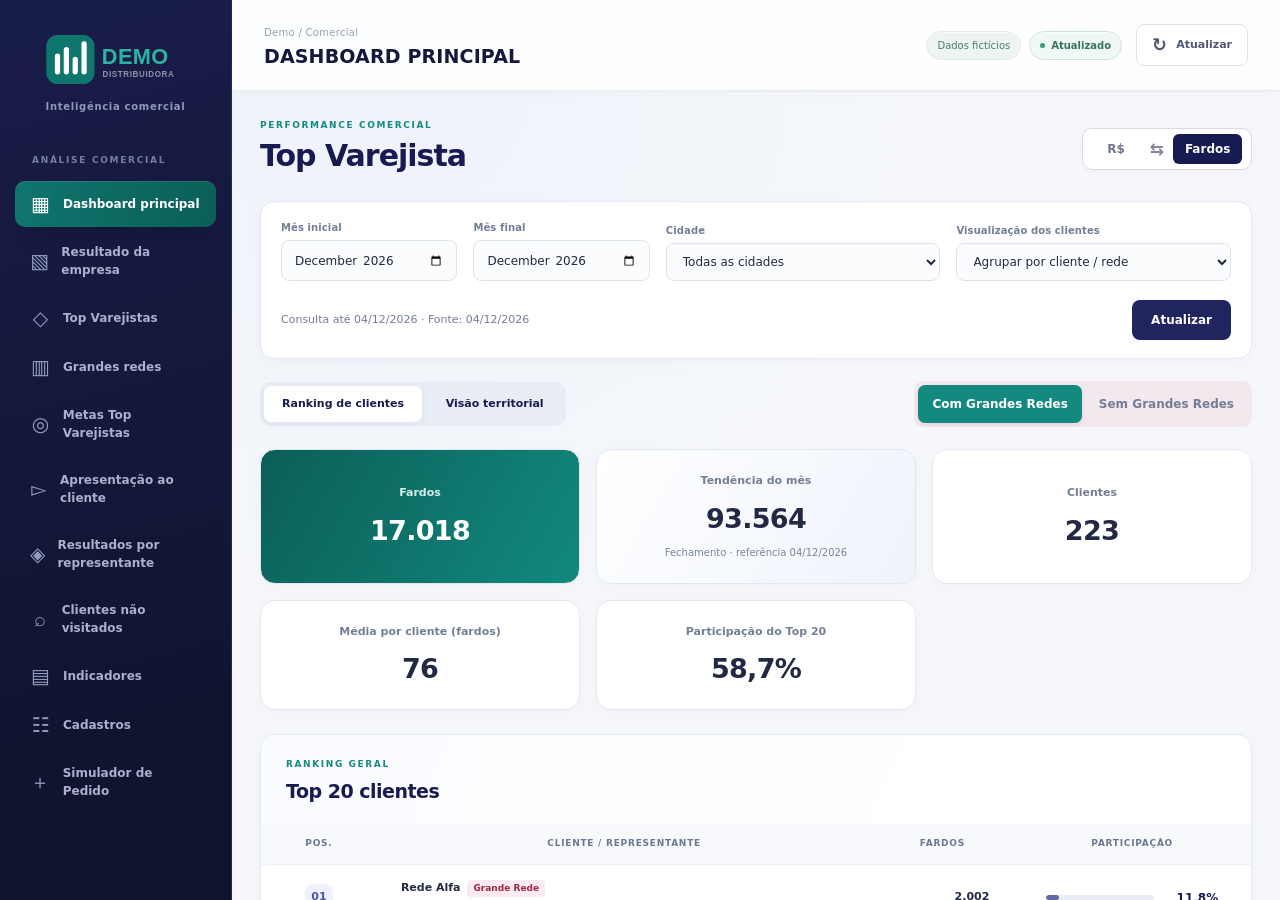
<file: public/index.html>
<!doctype html>
<html lang="pt-BR">
<head><meta charset="utf-8"><meta name="viewport" content="width=device-width,initial-scale=1"><meta name="theme-color" content="#14173c"><title>BI Comercial Demo · Inteligência comercial</title><link rel="icon" href="assets/logo.svg"><link rel="stylesheet" href="css/app.css"><link rel="stylesheet" href="css/customer-results.css"><link rel="stylesheet" href="css/print-report.css"><link rel="stylesheet" href="css/representative-map.css"><link rel="stylesheet" href="css/representative-results.css"><link rel="stylesheet" href="css/representative-presentation.css"><link rel="stylesheet" href="css/representative-intro.css"><link rel="stylesheet" href="css/experience.css"></head>
<body>
<a class="skip" href="#content">Ir para o conteúdo</a>
<aside class="sidebar" id="sidebar">
  <a class="brand" href="#dashboard" aria-label="BI Comercial Demo, início"><img src="assets/logo.svg" alt="BI Comercial Demo" width="164" height="82"><span>Inteligência comercial</span></a>
  <p class="nav-label">Análise comercial</p>
  <nav aria-label="Navegação principal">
    <button data-view="dashboard" class="nav-item active"><span class="nav-icon">▦</span>Dashboard principal</button>
    <button data-view="company" class="nav-item"><span class="nav-icon">▧</span>Resultado da empresa</button>
    <button data-view="top" class="nav-item"><span class="nav-icon">◇</span>Top Varejistas</button>
    <button data-view="networks" class="nav-item"><span class="nav-icon">▥</span>Grandes redes</button>
    <button data-view="goals" class="nav-item"><span class="nav-icon">◎</span>Metas Top Varejistas</button>
    <button data-view="presentation" class="nav-item"><span class="nav-icon">▻</span>Apresentação ao cliente</button>
    <button data-view="representatives" class="nav-item"><span class="nav-icon">◈</span>Resultados por representante</button>
    <button data-view="no-orders" class="nav-item"><span class="nav-icon">⌕</span>Clientes não visitados</button>
    <button data-view="indicadores" class="nav-item"><span class="nav-icon">▤</span>Indicadores</button>
    <button data-view="registry" class="nav-item"><span class="nav-icon">☷</span>Cadastros</button>
    <button data-view="simulador-top" class="nav-item"><span class="nav-icon">＋</span>Simulador de Pedido</button>
  </nav>
  <span id="save-indicator" hidden aria-hidden="true"></span>
</aside>
<div class="workspace">
  <header class="topbar"><div class="topbar-heading"><button class="menu-toggle" id="menu-toggle" aria-label="Abrir menu" aria-expanded="false">☰</button><div><span class="breadcrumb">Demo / Comercial</span><h1 id="page-title">Dashboard principal</h1></div></div><div class="topbar-actions"><div id="data-status" class="data-status"><span id="topbar-status" class="status-chip">Dados fictícios</span><span id="connection-status" class="connection-status" data-state="pending" role="status">Carregando</span></div><label class="year-control" id="year-control" hidden>Ano<select id="year" aria-label="Ano da análise"></select></label><button id="unit-toggle" class="unit-toggle" aria-label="Alternar entre reais e fardos" aria-pressed="true" hidden><span data-metric="sales">R$</span><b aria-hidden="true">⇆</b><span data-metric="fardos" class="chosen">Fardos</span></button><button class="button button-light refresh" id="refresh" title="Atualizar dados"><span aria-hidden="true">↻</span> Atualizar</button></div></header>
  <main id="content" tabindex="-1">
    <div id="global-notice" class="notice" role="status" hidden></div>
    <section id="frame-view" class="frame-view"></section>
    <section id="analysis-view" class="analysis-page" hidden>
      <div class="page-intro"><div><h2 id="analysis-title">Acompanhamento Top Varejista</h2></div><button class="button button-primary" id="manage-list">Gerenciar participantes <span aria-hidden="true">↗</span></button></div>
      <div class="analysis-toolbar"><div class="search-wrap"><span aria-hidden="true">⌕</span><input id="entity-search" type="search" placeholder="Pesquisar cliente, cidade ou código" aria-label="Pesquisar cliente, cidade ou código"></div><button class="button button-light" id="clear-client-filter" disabled>Limpar filtro</button><button class="button button-light" id="analysis-print" disabled>Imprimir · Fardos + R$</button><div class="company-date-controls" id="company-date-controls" hidden><label>Início<input id="company-date-start" type="date" aria-label="Data inicial do resultado da empresa"></label><label>Fim<input id="company-date-end" type="date" aria-label="Data final do resultado da empresa"></label><button type="button" class="button button-light" id="company-date-apply">Filtrar datas</button><button type="button" class="button button-light" id="company-date-clear" disabled>Limpar datas</button></div><span id="coverage-status" class="coverage-status" aria-live="polite">Aguardando histórico</span></div>
      <div id="loading-panel" class="loading-panel" role="status" hidden><span class="spinner"></span><div><strong>Consultando o histórico mensal</strong><p id="loading-label">Preparando consultas…</p></div><progress id="history-progress" max="12" value="0" aria-label="Progresso das consultas"></progress></div>
      <div id="history-errors" class="notice warning" hidden></div>
      <div id="analysis-content"></div>
    </section>
    <section id="customer-results-view" class="operations-page" hidden><div id="customer-results-content"></div></section>
    <section id="no-orders-view" class="operations-page" hidden><div id="no-orders-content"></div></section>
    <section id="representatives-view" class="representatives-page" hidden><div id="representatives-content"></div></section>
    <section id="registry-view" class="registry-page" hidden>
      <div class="page-intro"><div><span class="eyebrow">Gestão da carteira</span><h2>Cadastros comerciais</h2></div><div class="button-row"><button class="button button-light" id="import-json">Importar JSON</button><button class="button button-light" id="export-json">Baixar cópia</button><input type="file" id="import-file" accept="application/json,.json" hidden></div></div>
      <div class="registry-tabs" role="tablist" aria-label="Tipo de cadastro"><button data-registry-tab="top" role="tab" aria-selected="true">Top Varejistas</button><button data-registry-tab="networks" role="tab" aria-selected="false">Grandes redes</button><button data-registry-tab="groups" role="tab" aria-selected="false">Agrupamentos</button><button data-registry-tab="representatives" role="tab" aria-selected="false">Representantes</button></div>
      <div id="registry-notice" class="notice" role="status" hidden></div><div id="registry-content"></div>
    </section>
  </main>
</div>
<div id="toast" class="toast" role="status" hidden></div>
<noscript><div class="noscript">Ative o JavaScript para usar o BI comercial.</div></noscript>
<script src="js/demo-api.js"></script>
<script src="js/core.bundle.js" defer></script>
<script src="js/app.bundle.js" defer></script>
<script src="js/experience.bundle.js" defer></script>
</body></html>
</file>
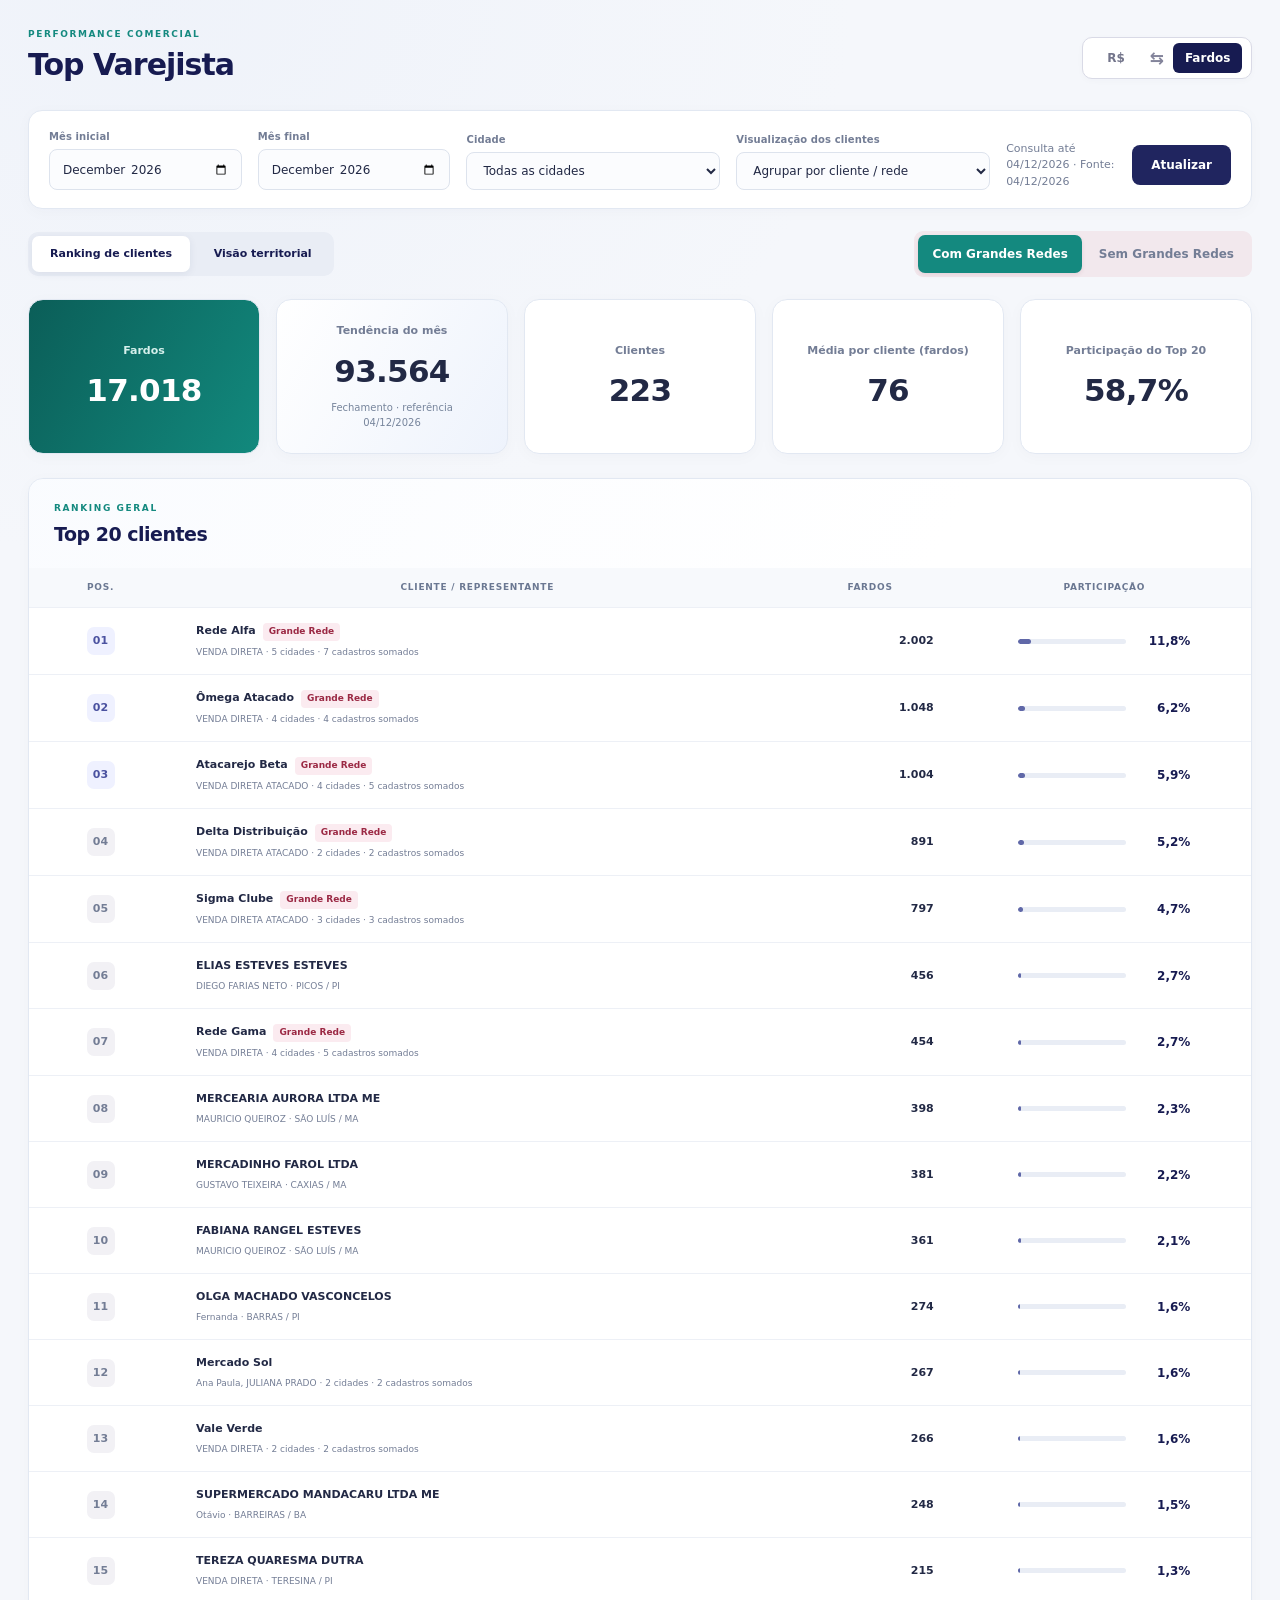
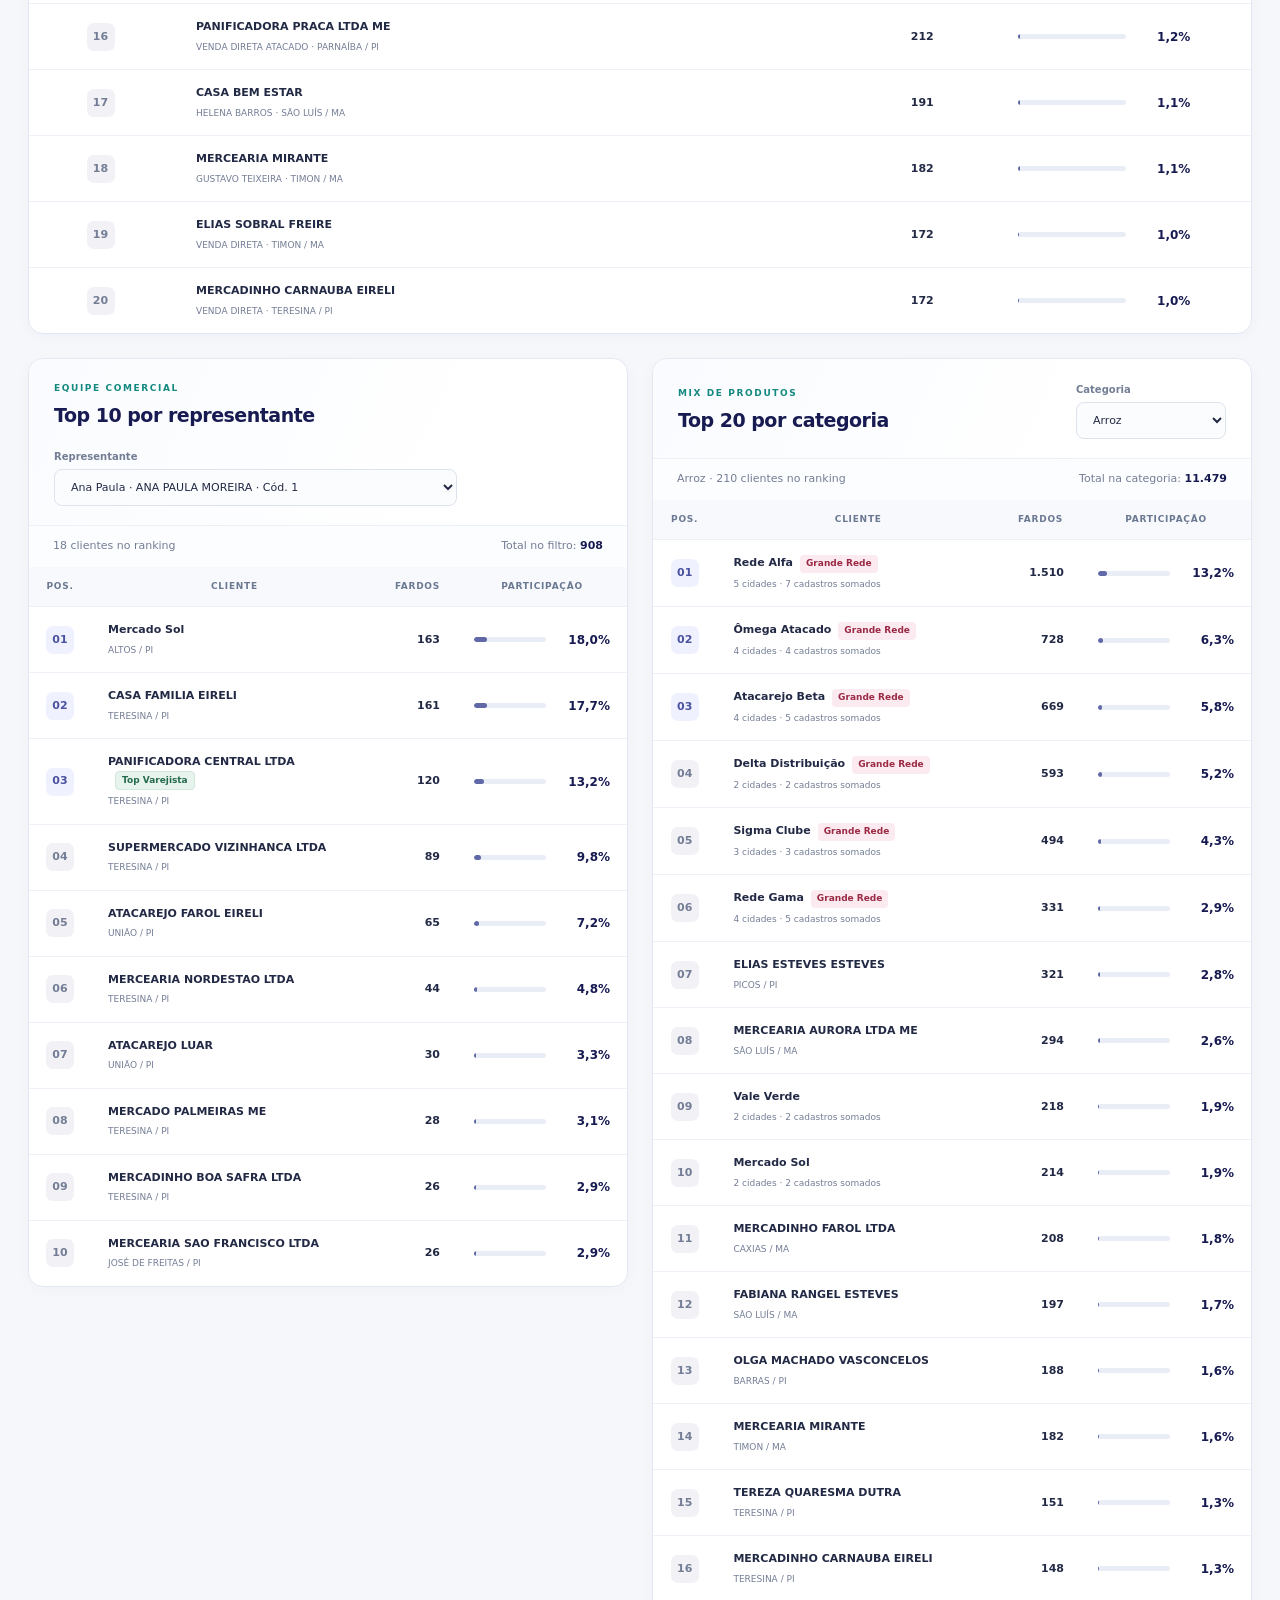
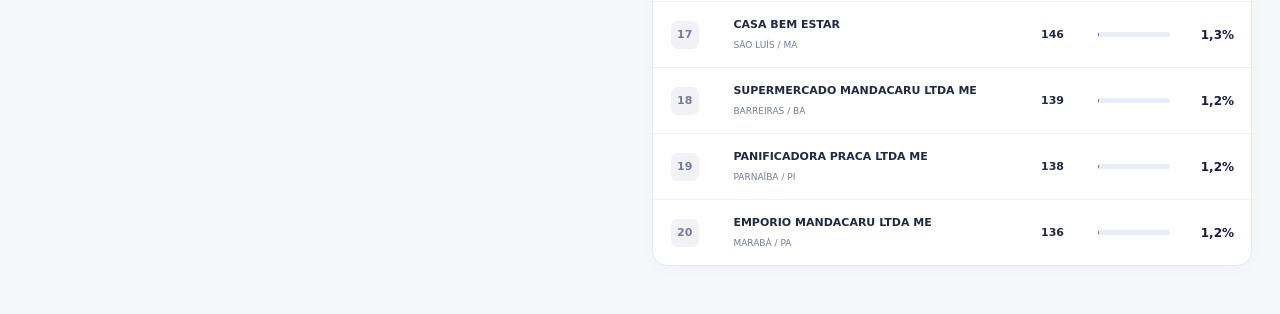
<file: public/apps/dashboard/index.html>
<!DOCTYPE html>
<html lang="pt-BR">
<head>
<meta charset="UTF-8"><meta name="viewport" content="width=device-width, initial-scale=1">
<meta name="theme-color" content="#0b4f4a">
<title>BI Comercial Demo | Dashboard comercial</title>
<link rel="stylesheet" href="./dashboard.css">
<link rel="stylesheet" href="../../css/experience.css"></head>
<body>
<span id="connection-badge" hidden aria-hidden="true">Carregando</span>
<main>
<div id="dashboard-main"><div class="intro"><div><div class="eyebrow">Performance comercial</div><h1>Top Varejista</h1></div><div class="intro-actions"><button id="metric-toggle" type="button" class="metric-toggle" data-mode="fardos" aria-pressed="true" aria-label="Exibindo fardos. Alternar para reais."><span data-unit="sales">R$</span><span class="metric-switch-arrow" aria-hidden="true">⇆</span><span data-unit="fardos">Fardos</span></button></div></div>
<div class="connection-tools" aria-label="Filtros comerciais">
<div class="date-control"><label for="month-start">Mês inicial</label><input id="month-start" type="month" value="" min="0001-01" max="9999-12" required></div>
<div class="date-control"><label for="month-end">Mês final</label><input id="month-end" type="month" value="" min="0001-01" max="9999-12" required></div>
<div class="filter-control" id="ranking-city-control"><label for="city">Cidade</label><select id="city"><option value="all">Todas as cidades</option></select></div>
<div class="filter-control"><label for="aggregation">Visualização dos clientes</label><select id="aggregation"><option value="client" selected>Agrupar por cliente / rede</option><option value="name_city">Agrupar por nome e cidade</option><option value="id">Separar por cadastro</option></select></div>
<div class="refresh-control"><span id="updated-at" class="updated-at"></span><button id="refresh" class="primary" type="button">Atualizar</button></div>
<p class="range-hint" id="range-hint" role="status" hidden></p></div>
<div id="auxiliary-status" class="notice" role="status" hidden></div>
<div id="api-status" class="notice" role="status" aria-live="polite" hidden></div>
<div id="category-coverage" class="notice" role="status" aria-live="polite" hidden></div>
<div id="metric-status" class="notice" role="status" aria-live="polite" hidden></div>
<div class="view-tools"><div class="tabs" role="tablist" aria-label="Visão comercial"><button id="tab-ranking" role="tab" aria-controls="view-ranking" aria-selected="true" type="button">Ranking de clientes</button><button id="tab-region" role="tab" aria-controls="view-region" aria-selected="false" tabindex="-1" type="button">Visão territorial</button></div><div class="seg" role="group" aria-label="Filtro de grandes redes"><button type="button" data-network="all" aria-pressed="true">Com Grandes Redes</button><button type="button" data-network="independent" aria-pressed="false">Sem Grandes Redes</button></div></div>

<div id="view-ranking" role="tabpanel" aria-labelledby="tab-ranking">
<div class="kpis commercial-kpis" aria-label="Indicadores comerciais"><article class="kpi"><span data-sales-label="Faturamento" data-fardos-label="Fardos">Fardos</span><strong id="revenue">—</strong></article><article class="kpi trend-kpi"><span>Tendência do mês</span><strong id="revenue-trend">—</strong><small id="revenue-trend-note">Aguardando dados</small></article><article class="kpi"><span>Clientes</span><strong id="count">—</strong></article><article class="kpi"><span data-sales-label="Média por cliente" data-fardos-label="Média por cliente (fardos)">Média por cliente (fardos)</span><strong id="average">—</strong></article><article class="kpi"><span>Participação do Top 20</span><strong id="concentration">—</strong></article></div>
<section class="panel" aria-labelledby="overall-title"><div class="panel-head"><div><div class="eyebrow">Ranking geral</div><h2 id="overall-title">Top 20 clientes</h2></div></div><div class="table-wrap"><table><caption class="sr-only" data-sales-label="Top 20 clientes por faturamento" data-fardos-label="Top 20 clientes por quantidade em fardos">Top 20 clientes por quantidade em fardos</caption><thead><tr><th scope="col">Pos.</th><th scope="col">Cliente / representante</th><th scope="col" class="money" data-sales-label="Faturamento" data-fardos-label="Fardos">Fardos</th><th scope="col">Participação</th></tr></thead><tbody id="overall"></tbody></table></div></section>
<div class="bottom-grid"><section class="panel" aria-labelledby="rep-title"><div class="panel-head"><div><div class="eyebrow">Equipe comercial</div><h2 id="rep-title">Top 10 por representante</h2></div><div><label for="rep">Representante</label><select id="rep"></select></div></div><div class="substats" id="rep-summary"></div><div class="table-wrap"><table><caption class="sr-only">Top 10 clientes do representante selecionado</caption><thead><tr><th scope="col">Pos.</th><th scope="col">Cliente</th><th scope="col" class="money" data-sales-label="Faturamento" data-fardos-label="Fardos">Fardos</th><th scope="col">Participação</th></tr></thead><tbody id="representative"></tbody></table></div></section>
<section class="panel" aria-labelledby="category-title"><div class="panel-head"><div><div class="eyebrow">Mix de produtos</div><h2 id="category-title">Top 20 por categoria</h2></div><div><label for="category">Categoria</label><select id="category"><option>Arroz</option><option>Flocão</option><option>Salgadinho</option></select></div></div><div class="substats" id="category-summary"></div><div class="table-wrap"><table><caption class="sr-only">Top 20 clientes na categoria selecionada</caption><thead><tr><th scope="col">Pos.</th><th scope="col">Cliente</th><th scope="col" class="money" data-sales-label="Faturamento" data-fardos-label="Fardos">Fardos</th><th scope="col">Participação</th></tr></thead><tbody id="category-ranking"></tbody></table></div></section></div>
<section class="panel" id="outros-panel" aria-label="Produtos de Outros" hidden><div id="outros-table" class="table-wrap" hidden><table><caption class="sr-only">Produtos da categoria Outros, todos os clientes e cidades, com Grandes Redes</caption><thead><tr><th scope="col">Produto</th><th scope="col">Código</th><th scope="col" class="money">Faturamento</th><th scope="col">Participação em Outros</th></tr></thead><tbody id="outros-detalhe"></tbody></table></div></section>
</div>
<div id="view-region" role="tabpanel" aria-labelledby="tab-region" hidden>
<section class="territory-client-search" aria-labelledby="territory-search-title"><div><h2 id="territory-search-title">Buscar Cliente</h2></div><div class="territory-search-field"><label for="territory-client-query">Cliente, código ou cidade</label><div class="territory-search-actions"><input id="territory-client-query" type="search" autocomplete="off" placeholder="Ex.: Mercadinho Aurora, 128 ou Teresina" aria-controls="territory-client-results"><button id="territory-client-clear" type="button" disabled>Limpar filtro</button></div></div><p id="territory-client-status" class="territory-search-status" role="status" hidden></p><div id="territory-client-results" class="territory-client-results"></div><div id="territory-client-selection" class="territory-client-selection" role="status" hidden></div></section>
<section id="state-overview" class="panel territory-overview" aria-labelledby="overview-title"><div class="panel-head"><div><div class="eyebrow">Inteligência territorial · Brasil</div><h2 id="overview-title" tabindex="-1">Selecione um estado</h2><p>Clique no mapa para explorar os municípios e seus resultados.</p></div><span class="territory-badge">6 estados mapeados</span></div><div class="overview-layout"><div class="overview-map-area"><svg id="brazil-map" class="brazil-map" viewBox="0 0 800 800" role="group" aria-label="Mapa do Brasil: selecione um estado com cobertura" xmlns="http://www.w3.org/2000/svg"><g class="overview-state" data-overview-state="RO" data-covered="false" data-active="false" role="img" aria-disabled="true" aria-label="Rondônia — fora da cobertura"><title>Rondônia</title><path d="M252.32,378.81L254.88,379.51L256.05,378.67L257.89,379.66L257.88,381.46L262.08,384.92L263.37,386.56L267.76,386.23L269.76,387.09L273.84,385.97L274.83,386.73L278.24,386.16L279.9,386.96L280.62,388.27L283.76,389.7L285.18,387.4L289.67,385.18L289.97,382.6L290.68,381.45L291.89,378.02L293.44,375.94L294.66,375.79L296.28,369.32L297.78,368.96L300.87,364.07L298.9,362.24L298.66,359.81L297.19,358.15L297.1,355.97L294.99,354.66L294.77,349.67L298.02,346.66L298.34,345.04L297.19,343.17L297.24,340.94L289.61,340.4L288.35,338.43L278.4,338.47L270.51,338.39L268.28,338.36L269.64,334.2L269.91,327.62L268.23,325.48L267.65,320.82L268.47,319.66L269.06,317.02L267.83,314.3L269.63,312.64L267.7,309.4L267.07,306.89L266.85,305.57L268.67,305.41L268.18,302.44L269.77,299.17L267.68,296.87L265.28,294.77L263.01,295.62L261.79,298.09L260.19,298.27L259.43,296.89L257.71,296.93L256.54,292.92L255.06,292.64L254.68,293.84L253.27,291.08L253.37,289.28L251.44,288.17L250.46,289.02L249.67,287.11L247.95,286.07L247.27,283.48L244.06,281.27L230.17,281.28L230.16,282.28L227.83,285.67L227.04,288.04L225.58,287.2L224.23,288L223.69,290.8L224.61,292.33L222.55,294.88L220.57,295.81L220.59,299.65L217.47,300.62L217.25,299.34L212.55,300.47L211.95,301L208.33,300.42L205.9,303.05L206.27,304.87L203.81,308.32L202.17,309.16L200.9,305.98L199.82,305.69L197.55,307.13L196.69,306.6L196.84,309.39L193.97,308.54L192.29,309.25L191.36,311.37L189.61,310.74L186.94,308.53L183.2,308.93L178.87,308.41L179.17,310.18L177.18,312.71L175.18,313.3L171.48,316.2L174.86,317.72L182.47,316.51L183.6,315.59L186.72,316.03L188.49,314.96L191.84,315.18L194.6,316.47L196.64,313.38L198.23,314.35L199.48,317.11L198.67,318.6L199.48,323.83L197.59,326.76L197.77,327.79L196.89,328.78L197.34,331.81L198.47,332.93L198.12,334.86L199.72,336.18L200.18,338.33L198.11,341.42L199.18,348.14L200.9,348.68L201.03,352.84L203.13,352.05L204.26,357.54L207.75,357.79L210.35,359.55L210.08,360.88L212.26,361.68L213.76,361.82L213.76,364.11L215.72,366.07L218.88,366.23L223.87,367.64L225.27,366.07L229,366.18L233.56,368.29L236.09,370.52L239.94,369.65L241.47,373.51L243.59,373.88L245.39,376.47L247.85,375.98L248.73,377.34L252.32,378.81Z"/></g><g class="overview-state" data-overview-state="AC" data-covered="false" data-active="false" role="img" aria-disabled="true" aria-label="Acre — fora da cobertura"><title>Acre</title><path d="M165.5,313.51L162,311.93L161.99,311.92L158.48,311.33L150.01,307.38L145.54,305.29L137.68,301.63L132.63,297.17L127.26,292.43L123.01,288.67L116.43,282.88L111.77,278.78L103.3,277.79L92.75,276.53L87.35,275.89L76.98,274.64L72.85,274.15L65.21,273.23L59.4,271.06L43.98,265.31L42.82,264.88L44.71,268.36L41.44,270.01L39.77,269.58L40.65,271.58L39.47,273.49L42.45,276.36L44.81,277.38L44.61,279.31L43.45,279.08L44.16,281.14L45.93,282.84L47.69,288.28L51.46,290.74L51.24,293.14L55.21,296.35L56.53,298.92L57.66,299.17L58.67,302L55.71,306.46L53.67,308.5L62.73,308.5L66.44,310.01L69.71,310.34L71.32,312.5L70.99,314.82L73.16,315.8L72.65,319.66L87.43,319.66L90.5,319.02L92.95,316.39L94.42,316.21L96.79,313.29L98.06,312.88L102.29,308.89L103.47,308.7L101.77,312.19L103.12,314.26L101.36,316.48L101.36,321.16L101.36,327.72L101.35,333.04L101.35,338.62L103.02,337.39L104.96,339.34L107.22,339.93L109.82,339.43L114,337.13L117.64,338.14L123.39,337.23L126.9,337.48L132.8,339.03L135.81,338.98L136.41,341.38L139.59,340.74L142.44,339.39L145.18,337.82L149.55,331.95L152.09,331.81L155.02,332.94L157.55,329.32L162.27,326.81L162.17,325.7L164.72,326.09L167.95,324.01L169.86,321.77L174.86,317.72L171.48,316.2L165.5,313.51Z"/></g><g class="overview-state" data-overview-state="AM" data-covered="false" data-active="false" role="img" aria-disabled="true" aria-label="Amazonas — fora da cobertura"><title>Amazonas</title><path d="M330.91,269.27L330.29,266.2L327.45,262.5L325.62,261.03L324.75,258.61L325.76,255.48L328.71,252.81L336.18,236.22L345.58,215.37L352.83,199.38L353.61,197.55L355.52,193.2L356.29,191.5L363.03,176.58L361.88,176.11L363.26,173.2L366.68,171.4L368.61,168.43L366.22,168.99L362.81,171.26L360.73,170.56L359.65,171.27L357.93,171.95L356.42,171.22L356.66,168.14L354.62,168.22L351.5,166.37L350.5,163.8L347.26,162.17L345.52,162.93L341.2,159.97L339.61,160.24L338.92,158.5L334.36,156.48L333.64,155.24L334.25,152.2L333.01,150.81L330.75,153.37L328.88,151.44L327.79,151.76L325.73,149.5L325.63,146.91L321.4,143.6L320.09,141.61L320.29,138.37L317.62,136.58L317.72,131.47L317.15,130.2L317.14,124.99L310.37,124.99L307.24,124.99L296.11,124.99L292.62,132.3L289.56,140.44L291.08,143.62L287.65,144.8L286.94,146.48L284.5,146.83L282.79,146.08L281.81,143.08L279.63,140.38L274.3,139.47L274.1,140.65L269.98,142.41L268.55,144.3L267.72,148.54L268.42,150.14L266.84,154.67L267.02,156.44L268.5,157.18L269.67,159.94L267.28,157.45L263.72,156.17L262.95,156.56L261.91,156.45L259.68,151.64L257.7,149.66L255.24,148.5L252.72,145.55L250.62,144.38L251.05,142.91L253.44,143.31L254.73,141.98L254.15,140.32L256.53,136.1L255.44,135.61L255.56,133.22L254.12,131.82L254.01,130.04L252.47,128.56L251.67,126.06L251.79,122.8L250.46,121.57L250.1,117.18L251.49,115.25L251.86,111.81L251.33,109.39L250.42,109.43L248.23,102.71L246.46,100.98L245.19,99.81L246.6,97.75L247.06,93.31L244.57,91.74L241.16,91.78L239.07,89L236.52,89.13L234.75,88.04L234.28,89.27L231.26,89.54L226.33,92.66L223.65,92.22L222.06,93.37L222,98.2L217.2,102.75L215.84,103.53L215.88,101.03L213.02,103.12L212.33,104.62L209.14,106.64L208.05,105.74L205.69,106.63L204.39,108.84L201.94,108.65L201.76,111.96L198.74,112.32L196.64,116.9L194.85,117.68L193.91,116.3L195.59,114.01L194.02,110.85L191.19,111.03L187.77,113.08L187.05,114.64L183.61,115.87L182.47,115.18L180.57,116.03L180.53,115.67L170.62,106.66L166.37,107.86L166.66,102.63L166.2,97.13L165.1,94.92L162.87,94.41L160.82,87.43L158.38,88.83L156.58,91.61L153.65,91.47L150.67,95.27L147.98,93.93L147,92.34L145.11,93.45L144.67,95.33L146.7,97.15L123.98,97.18L121.35,96.28L119.15,97.4L115.62,97.6L115.6,109.54L118.25,108.78L118.24,109.6L125.26,109.35L126.66,110.14L128.6,113.23L127.73,115.82L129.05,117.77L124.75,118.34L122.33,116.05L119.62,118.09L118.54,117.41L116.03,118.78L111.92,119.33L111.93,128.69L111.72,133.53L114.19,136.28L115.63,136.55L119.94,139.73L120.8,142.12L119.65,144.21L121.48,147.48L123.42,148.96L123.85,151.69L123.27,156.3L119.89,176.27L115.77,199.91L113.69,210.96L111.94,212.95L110.34,211.2L109.09,212.61L107.11,210.54L107.38,208.89L103.17,208.46L101.44,209.52L98.81,208.87L96.86,210.66L95.52,213.12L89.47,213.15L89.56,213.91L85.13,214.17L83.02,215.89L80.04,215.05L77.53,215.92L76.94,217.41L71.52,220.66L69.12,221.18L68.34,222.94L64.98,224.49L59.65,227.89L59.96,230.5L58.24,234.27L58.27,237.24L54.79,241.2L52.96,246.54L55.57,251.57L53.65,254.75L51.05,255.07L45.74,258.24L43.68,261.65L44.19,263.18L42.82,264.88L43.98,265.31L59.4,271.06L65.21,273.23L72.85,274.15L76.98,274.64L87.35,275.89L92.75,276.53L103.3,277.79L111.77,278.78L116.43,282.88L123.01,288.67L127.26,292.43L132.63,297.17L137.68,301.63L145.54,305.29L150.01,307.38L158.48,311.33L161.99,311.92L162,311.93L165.5,313.51L171.48,316.2L175.18,313.3L177.18,312.71L179.17,310.18L178.87,308.41L183.2,308.93L186.94,308.53L189.61,310.74L191.36,311.37L192.29,309.25L193.97,308.54L196.84,309.39L196.69,306.6L197.55,307.13L199.82,305.69L200.9,305.98L202.17,309.16L203.81,308.32L206.27,304.87L205.9,303.05L208.33,300.42L211.95,301L212.55,300.47L217.25,299.34L217.47,300.62L220.59,299.65L220.57,295.81L222.55,294.88L224.61,292.33L223.69,290.8L224.23,288L225.58,287.2L227.04,288.04L227.83,285.67L230.16,282.28L230.17,281.28L244.06,281.27L247.27,283.48L247.95,286.07L249.67,287.11L250.46,289.02L251.44,288.17L253.37,289.28L253.27,291.08L254.68,293.84L255.06,292.64L256.54,292.92L257.71,296.93L259.43,296.89L260.19,298.27L261.79,298.09L263.01,295.62L265.28,294.77L267.68,296.87L289.08,296.83L312.87,296.96L325.49,296.87L327.58,295.23L325.57,295.06L326.45,293L325.93,291.01L327.82,287.85L328.35,283.4L326.66,278.45L328.21,277.39L329.9,274.53L329.7,271.45L331.1,269.51L330.91,269.27Z"/></g><g class="overview-state" data-overview-state="RR" data-covered="false" data-active="false" role="img" aria-disabled="true" aria-label="Roraima — fora da cobertura"><title>Roraima</title><path d="M219.81,63.81L221.03,66.69L219.17,71.37L220.54,72.6L222.93,76.65L223.45,79.75L222.06,82.49L223.93,83.08L226.04,82.64L227.58,83.64L230.49,83.38L233.03,84.44L233.97,83.44L235.06,84.8L234.75,88.04L236.52,89.13L239.07,89L241.16,91.78L244.57,91.74L247.06,93.31L246.6,97.75L245.19,99.81L246.46,100.98L248.23,102.71L250.42,109.43L251.33,109.39L251.86,111.81L251.49,115.25L250.1,117.18L250.46,121.57L251.79,122.8L251.67,126.06L252.47,128.56L254.01,130.04L254.12,131.82L255.56,133.22L255.44,135.61L256.53,136.1L254.15,140.32L254.73,141.98L253.44,143.31L251.05,142.91L250.62,144.38L252.72,145.55L255.24,148.5L257.7,149.66L259.68,151.64L261.91,156.45L262.95,156.56L263.72,156.17L267.28,157.45L269.67,159.94L268.5,157.18L267.02,156.44L266.84,154.67L268.42,150.14L267.72,148.54L268.55,144.3L269.98,142.41L274.1,140.65L274.3,139.47L279.63,140.38L281.81,143.08L282.79,146.08L284.5,146.83L286.94,146.48L287.65,144.8L291.08,143.62L289.56,140.44L292.62,132.3L296.11,124.99L307.24,124.99L310.37,124.99L317.14,124.99L317.14,106.7L316.62,104.99L314.32,104.9L310.55,103.66L309.14,101.28L307.62,100.56L305.4,97.44L302.51,96.68L303.03,94.67L301.49,94.86L301.7,92.06L301.59,86.5L299.68,85.97L297.03,79.16L297.1,74.44L298.5,69.07L300.38,66.38L300.4,63.42L299.16,62.4L303.02,59.53L305.53,55.55L302.17,51.05L301.75,48.69L302.77,47.54L301.67,46.09L297.33,44.46L293.84,44.3L296.34,40.74L297.33,33.73L295.05,32.49L294.32,30.45L292.9,30L290.77,31.26L286.19,31.4L283.98,30.82L286.06,36L284.81,37.34L282.99,39.83L279.37,41.69L278.45,44.34L275.66,44.96L273.44,43.89L271.94,46.18L270.16,45.79L269.05,48.02L268.07,49.36L264.83,49.25L263.34,50.94L260.13,50.8L257.36,52.7L252.83,50.75L249.83,52.06L250.2,53.22L246.46,53.37L245.49,56.15L246.59,57.83L246.23,60.33L245.1,59.19L241.86,61.52L240.1,59.94L240.48,58.83L237.84,57.7L237.83,55.05L233.28,54.97L234.02,55.79L232.2,57.02L229.15,53.76L228.46,55.95L227.67,55.25L224.56,55.53L223.83,56.62L221.2,52.5L220.04,51.68L215.26,51.57L212.88,52.19L208.84,48.69L208.28,50.81L214.39,58.23L217.88,59.82L219.59,62.11L219.81,63.81Z"/></g><g class="overview-state" data-overview-state="PA" data-covered="true" data-active="false" role="button" tabindex="0" aria-label="Pará"><title>Pará</title><path d="M514.07,223.13L516.58,221.11L517.19,220.62L521.04,217.51L523.54,217.4L524.73,216.48L527.92,211.31L529.21,210.51L529.67,207.92L534.42,203.23L535.49,198.36L535.35,197.59L537,195.93L537.08,194.04L539.51,192.62L540.31,190.24L542.01,188.67L541.92,184.87L543.61,183.96L542.14,181.86L543.3,180.05L545.13,179.62L546.44,176.85L546.37,175.76L546.8,173.12L549.25,170.85L549.62,168.86L550.35,166.31L550.58,164.72L548.75,164.25L548.66,163.02L550.57,162.75L551.49,160.77L551.22,158.01L552.55,155.35L551.49,154.3L552.54,152.79L553.29,150.97L552.72,149.35L550.9,150.47L550.64,146.79L548.25,149.36L545.83,149.44L545.33,146.53L544.68,148.06L542.75,148.37L542.88,145.18L539.81,146.5L539.07,144.15L537.11,146.29L536.23,143.49L534.88,145.06L534.36,142.77L533.1,144.45L532.84,142.75L531.24,142.28L528.95,141.46L528.22,142.46L527.33,141.22L527.19,144.01L525.2,140.92L524.86,143.22L524.43,143.38L524.41,141.41L522.14,141.49L519.18,140.73L518.08,143L516.71,142.5L515.05,144.29L514.49,145.47L512.25,147.43L510.11,147.17L508.92,146.56L508.34,144.23L509.53,137.81L510.76,135.74L509.76,134.3L503.97,134.73L500.76,134.34L496.22,132.46L492.21,133.62L491.18,132.39L492.64,130.48L491.94,128.81L487.61,128.57L486.37,127.13L487.59,125.41L490.26,123.65L488.7,122.09L482.88,123.87L477.76,123.53L477.67,122.45L480.18,119.86L479.51,117.93L476.68,116.78L473.3,118.17L469.81,125.26L468.98,126.03L467.16,127.51L462.91,129.2L460.26,131.84L458.61,132.21L456.04,135.67L454.48,138.97L451.48,142.32L449.86,145.08L449.55,150.15L448.12,151.62L446.11,152.11L444.67,151.34L442,153.03L441.83,151.73L437.91,151.15L436.31,149.96L435.66,145.74L434.63,146.24L434.89,143.48L434.19,140.88L432.26,141.08L431.24,139.4L431.45,135.95L426.87,132.69L425.94,129.36L423.9,126.28L422.41,122.75L422.93,118.6L423.69,117.1L418.06,112.36L417.19,108.49L417.65,106.57L415.97,107.01L415.82,104.91L409.3,103.29L409.15,102.39L405.6,101.69L404.97,99.5L400.28,96.54L398.11,96.86L396.16,96.14L393.53,96.31L393.32,92.54L392.3,91.31L393.19,88.22L391.18,83.83L389.67,80.98L386.93,82.08L385.65,81.45L382.93,82.28L381.74,84.12L379.63,83.65L375.81,84.41L375.62,84.43L371.63,81.94L369.49,85.7L367.87,87.01L369.63,87.73L371.03,90.38L372.19,94.18L370.44,95.25L367.62,94.13L365.98,94.34L362.38,92.97L359.76,93.84L357.16,93.46L355.92,94.82L353.5,93.38L352.01,93.81L350.43,91.55L347.37,93.03L346.42,92.1L344.04,93.84L343.72,95.73L341.4,97.93L337.44,97.24L337.34,97.99L333.8,98.53L333.54,101.48L331.24,101.56L330.66,100.4L327.78,100.24L326.77,101.89L324.26,102.24L325.19,103.98L324.49,105.94L320.54,105.52L320.27,106.87L318.43,107.77L317.14,106.7L317.14,124.99L317.15,130.2L317.72,131.47L317.62,136.58L320.29,138.37L320.09,141.61L321.4,143.6L325.63,146.91L325.73,149.5L327.79,151.76L328.88,151.44L330.75,153.37L333.01,150.81L334.25,152.2L333.64,155.24L334.36,156.48L338.92,158.5L339.61,160.24L341.2,159.97L345.52,162.93L347.26,162.17L350.5,163.8L351.5,166.37L354.62,168.22L356.66,168.14L356.42,171.22L357.93,171.95L359.65,171.27L360.73,170.56L362.81,171.26L366.22,168.99L368.61,168.43L366.68,171.4L363.26,173.2L361.88,176.11L363.03,176.58L356.29,191.5L355.52,193.2L353.61,197.55L352.83,199.38L345.58,215.37L336.18,236.22L328.71,252.81L325.76,255.48L324.75,258.61L325.62,261.03L327.45,262.5L330.29,266.2L330.91,269.27L331.1,269.51L332.49,270.25L335.52,275.61L336.71,280.99L340.21,285.89L339.39,289.44L340.37,291.71L341.11,296.07L344.34,296.76L344.36,298.01L348.27,299.19L351.3,302.55L350.92,304.15L352.11,305.12L355.33,305.36L356.54,308.4L358.06,307.66L365.41,308.29L367.55,308.47L372.87,308.93L388.91,310.27L395.94,310.85L405.27,311.54L414.79,312.28L423.18,312.93L432.64,313.63L439.32,314.11L456.84,315.35L465.28,315.87L476.71,316.64L479.17,310.79L480.15,306.18L481.45,305.07L483.37,302.24L483.58,301.9L486.65,297.97L488.35,297.65L490.38,294.5L491.9,292.06L492.82,289.66L494.04,288.92L495.18,285.59L496.02,281.9L496.17,279L496.29,277.77L492.95,275.19L492.61,274.42L492.29,272.17L494.39,269.66L495.82,266.49L495.68,265.22L495.69,263.53L495.39,261.34L497.71,259.78L498.56,259.14L501.95,258L505.39,256.39L505.99,253.11L506.13,252.86L508.45,250.44L510.74,250.33L509.63,247.61L510.45,246.57L512.35,245.64L511.49,243.87L513.37,242.8L512.28,240.69L512.58,238.6L514.48,238.26L515.11,236.25L511.61,234.24L510.78,232.46L509.53,232.56L506.67,232.84L503.75,231.45L509.34,226.95L513.74,223.4L514.07,223.13Z"/><text x="422.58" y="233.93">PA</text></g><g class="overview-state" data-overview-state="AP" data-covered="false" data-active="false" role="img" aria-disabled="true" aria-label="Amapá — fora da cobertura"><title>Amapá</title><path d="M468.26,89.33L466.23,82.6L465.63,82.33L464.52,77.9L463.29,76.18L461.84,69.04L460.43,64.54L460.94,62.48L460.96,56.31L459.67,55.76L458.46,51.28L457.23,49.37L453.5,45.83L450.71,44.47L449.99,47.81L450.98,49.84L450.37,53.1L448.05,54.8L447.75,56.27L444.54,59.71L444.25,61.2L439.74,68.52L437.54,70.69L438.02,71.56L435.25,77.23L433.88,82.19L431.88,84.96L428.54,86.53L427.4,88.48L424.08,88.02L420.5,88.53L421.41,87.08L419.69,85.47L416.93,87.19L411.86,86.12L411.52,84.87L408.29,87.46L403.75,88.66L399.2,88.07L396.16,85.66L394.5,85.2L393.54,83.11L391.18,83.83L393.19,88.22L392.3,91.31L393.32,92.54L393.53,96.31L396.16,96.14L398.11,96.86L400.28,96.54L404.97,99.5L405.6,101.69L409.15,102.39L409.3,103.29L415.82,104.91L415.97,107.01L417.65,106.57L417.19,108.49L418.06,112.36L423.69,117.1L422.93,118.6L422.41,122.75L423.9,126.28L425.94,129.36L426.87,132.69L431.45,135.95L431.24,139.4L432.26,141.08L434.19,140.88L434.89,143.48L434.63,146.24L435.66,145.74L436.31,149.96L437.91,151.15L441.83,151.73L442,153.03L444.67,151.34L446.11,152.11L448.12,151.62L449.55,150.15L449.86,145.08L451.48,142.32L454.48,138.97L456.04,135.67L458.61,132.21L460.26,131.84L462.91,129.2L467.16,127.51L468.98,126.03L469.81,125.26L473.3,118.17L476.68,116.78L481.06,113.4L481.05,112.17L482.87,110.76L482.66,106.46L483.02,101.54L482.31,97.97L477.93,95.64L473.05,95.76L468.26,89.33ZM471.48,88.54L471.5,90.16L473.07,89.81L471.48,88.54ZM472.56,89.98L471.25,91.95L472.47,94.17L475,93.05L474.21,90.97L472.56,89.98Z"/></g><g class="overview-state" data-overview-state="TO" data-covered="true" data-active="false" role="button" tabindex="0" aria-label="Tocantins"><title>Tocantins</title><path d="M528.14,251.8L529.05,248.53L528.14,245.09L527.97,244.01L528,241.08L527.92,240.58L527.28,236.91L527.23,236.61L525.74,233.61L523.53,232.7L520.83,232.15L520.11,230.61L518.81,229.37L517.38,229.34L516.38,229.97L514.25,229.7L513.51,229.29L510.96,228.02L508.69,228.5L507.33,229.19L506.5,231.2L503.75,231.45L506.67,232.84L509.53,232.56L510.78,232.46L511.61,234.24L515.11,236.25L514.48,238.26L512.58,238.6L512.28,240.69L513.37,242.8L511.49,243.87L512.35,245.64L510.45,246.57L509.63,247.61L510.74,250.33L508.45,250.44L506.13,252.86L505.99,253.11L505.39,256.39L501.95,258L498.56,259.14L497.71,259.78L495.39,261.34L495.69,263.53L495.68,265.22L495.82,266.49L494.39,269.66L492.29,272.17L492.61,274.42L492.95,275.19L496.29,277.77L496.17,279L496.02,281.9L495.18,285.59L494.04,288.92L492.82,289.66L491.9,292.06L490.38,294.5L488.35,297.65L486.65,297.97L483.58,301.9L483.37,302.24L481.45,305.07L480.15,306.18L479.17,310.79L476.71,316.64L475.28,320.33L473.52,322.61L473.15,326.38L472.13,327.34L470.88,331.21L469.74,332.17L469.74,332.19L470.34,333.93L469.2,337.33L469.63,339.9L467.97,344.56L467.25,348.95L468.51,349.65L467.65,352.42L469.08,355.4L468.29,357.42L468.31,361.7L469,361.82L469.37,366.23L468.26,369.88L469.39,373.14L471.44,373.92L472.86,369.91L475.22,366.93L478.24,365.09L476.89,366.73L477.29,368.28L476.34,368.92L475.13,372.6L477.44,374.54L482.52,376.08L492.47,381.72L492.7,379.52L494.87,374.35L497.08,372.58L499.69,375.76L501.46,373.09L501.64,372.83L505.79,376.76L507.05,378.91L506.98,382.5L508.15,379.19L509.21,381.87L515.01,379.45L514.53,382.25L516.28,381.09L518.26,382.53L521.37,382.8L523.55,385.44L524.6,383.55L523.82,380.7L525.59,378.77L528.83,381.53L538.73,377.84L540.65,375.97L542.77,375.99L546.09,376.01L546.25,375.34L546.77,373.19L547.75,376.38L552.38,375L548.42,375.7L549.26,372.08L549,368.51L550.81,367.15L550.81,367.15L549.55,367.2L549.12,364.74L547.62,364.22L547.63,359.48L547.3,358.52L548.7,356.47L547.45,354.99L548.25,354.04L547.49,352.82L548.79,351.65L547.8,350.59L551.8,350.46L552.97,350.46L552.38,350.12L548.01,348.22L546.37,348.5L544.16,345.67L544.28,343.66L548.17,337.47L549.54,337.39L549.67,335.06L550.66,334.84L552.11,331.43L557.77,328.31L558.17,325.79L559.99,324.56L559.55,322.6L559.17,324.21L556.36,324.67L556.1,326.69L554.23,324.41L554.03,323.13L550.87,323.13L548.48,323.13L546.27,321.12L545.72,317.84L545.02,315.82L542.6,314.73L543.56,311.83L544.54,311.31L542.81,308.5L540.58,308.54L538.87,306.24L539.38,304.7L537.41,303.25L537.15,301.9L534.79,301.9L535.35,300.7L537.56,297.98L537.84,292.97L538.89,291.85L540.06,288.7L541.09,288.99L544.45,287.74L545.89,283.1L545.24,281.21L543.26,279.69L539.62,280.79L535.78,282.84L532.56,278.73L531.52,278.09L528.15,273.13L526.8,271.08L525.17,271.1L527.26,269.14L526.06,267.79L524.08,268.49L523.47,267.41L522.34,265.84L523.9,265.63L525.99,263.07L526.48,259.73L526.92,257.01L527.5,254.82L528.23,253.22L528.14,251.8Z"/><text x="508.28" y="336.8">TO</text></g><g class="overview-state" data-overview-state="MA" data-covered="true" data-active="false" role="button" tabindex="0" aria-label="Maranhão"><title>Maranhão</title><path d="M517.19,220.62L516.58,221.11L514.07,223.13L513.74,223.4L509.34,226.95L503.75,231.45L506.5,231.2L507.33,229.19L508.69,228.5L510.96,228.02L513.51,229.29L514.25,229.7L516.38,229.97L517.38,229.34L518.81,229.37L520.11,230.61L520.83,232.15L523.53,232.7L525.74,233.61L527.23,236.61L527.28,236.91L527.92,240.58L528,241.08L527.97,244.01L528.14,245.09L529.05,248.53L528.14,251.8L528.23,253.22L527.5,254.82L526.92,257.01L526.48,259.73L525.99,263.07L523.9,265.63L522.34,265.84L523.47,267.41L524.08,268.49L526.06,267.79L527.26,269.14L525.17,271.1L526.8,271.08L528.15,273.13L531.52,278.09L532.56,278.73L535.78,282.84L539.62,280.79L543.26,279.69L545.24,281.21L545.89,283.1L544.45,287.74L541.09,288.99L540.06,288.7L538.89,291.85L537.84,292.97L537.56,297.98L535.35,300.7L534.79,301.9L537.15,301.9L537.41,303.25L539.38,304.7L538.87,306.24L540.58,308.54L542.81,308.5L544.54,311.31L543.56,311.83L542.6,314.73L545.02,315.82L545.72,317.84L546.27,321.12L548.48,323.13L550.87,323.13L554.03,323.13L554.23,324.41L555.45,324.56L557.36,318.51L556.93,317.22L557.59,313.58L557.37,311.37L558.3,309.85L556.42,307.19L555.63,301.42L554.55,299.3L555.59,296.65L557.39,295.3L559.86,289.07L560.65,286.47L562.12,284.7L563.28,279.59L562.96,279.1L564.47,275.46L566.59,273.79L571.29,272.28L573.06,271.91L573.13,271.88L576.22,269.61L578.56,270.26L580.86,267.09L584.16,265.05L585.51,265.01L586.19,263.86L586.68,262.77L589.13,259.07L592.54,258.41L595.8,257.13L597.94,257.44L600.68,259.37L601.3,259.83L602.47,259.61L605.11,258.35L609.8,257.99L611.23,256.08L611.76,253.36L612.48,249.07L610.07,246.42L608.77,245.72L607.9,242.08L608.29,241.23L607.92,236.49L609.59,235.12L610.25,233.42L613.06,230.85L613.37,228.42L611.7,222.83L611.64,222.7L610.53,218.89L612.43,215.3L610.62,213.17L610.33,212.7L609.92,210.04L610.72,209.03L612.32,207.36L613.52,205.46L614.79,203.66L615.71,201.9L615.49,200.06L616.42,198.88L616.72,198.47L617.72,197.5L618.94,195.35L619.42,196.07L620.71,195.89L623.05,195.32L624.36,195.07L625.76,193.46L625.8,191.95L628.34,191.11L628.44,190.99L630.48,188.03L631.81,186.14L631.12,185.29L631.27,182.29L631.62,181.77L627.28,181.76L626.76,180.95L623.98,181.05L623.22,182.3L619.1,181.26L616.27,179.78L609.4,176.58L605.3,174.73L603.93,174.35L602.71,174.41L600.77,175.23L601.17,177.15L599.78,175.92L599.02,177.52L596.85,177.69L596.03,176.17L597.81,175.53L598.73,173.28L596.41,173.45L595.65,175.86L594.25,175.83L594.02,177.6L592.53,178.57L589.82,182.03L588.53,182.49L586.37,182.34L588.03,181.24L589.56,178.82L590.6,178.48L590.3,176.76L590.68,175.63L588.07,176.61L587.89,176.67L587.2,176.91L585.66,177.17L583.72,183.08L583.45,185.82L582.15,187.38L581.18,187.74L580.38,187.66L579.07,187.13L579.27,184.86L579.3,183.19L581.05,179.24L584.68,174.38L582.75,170.67L579.41,173.54L578.79,173.24L582.11,168.4L580.63,168.48L582.39,167.7L581.11,165.81L581.44,164.55L579.94,163.43L577.29,163.81L578.35,162.71L576.55,162.31L579.56,160.65L577.95,159.51L575.55,160.67L574.89,160.4L575.43,156.76L573.73,159.58L572.71,158.17L569.26,158.21L567.93,160.31L566.9,160.28L567.18,155.27L564.11,158.06L563.4,154.8L561.62,154.16L560.17,154.14L558.48,152.61L558.34,152.51L558.2,152.42L557.28,153L557.15,149.96L555.31,152.79L554.56,149.96L552.54,152.79L551.49,154.3L552.55,155.35L551.22,158.01L551.49,160.77L550.57,162.75L548.66,163.02L548.75,164.25L550.58,164.72L550.35,166.31L549.62,168.86L549.25,170.85L546.8,173.12L546.37,175.76L546.44,176.85L545.13,179.62L543.3,180.05L542.14,181.86L543.61,183.96L541.92,184.87L542.01,188.67L540.31,190.24L539.51,192.62L537.08,194.04L537,195.93L535.35,197.59L535.49,198.36L534.42,203.23L529.67,207.92L529.21,210.51L527.92,211.31L524.73,216.48L523.54,217.4L521.04,217.51L517.19,220.62ZM582.4,181.7L580.48,183.37L579.52,186.53L580.94,187.32L582.45,186.09L582.4,181.7ZM573.48,154.1L572.33,154.99L573.06,156.57L575.31,155.19L573.48,154.1Z"/><text x="567.56" y="225.49">MA</text></g><g class="overview-state" data-overview-state="PI" data-covered="true" data-active="false" role="button" tabindex="0" aria-label="Piauí"><title>Piauí</title><path d="M650.81,286.35L653.77,283.69L654.28,282.3L654.28,282.3L654.56,281.67L654.87,280.99L654.67,278.28L652.48,277.2L653.44,275.24L651.72,271.87L652.87,270.97L654.78,270.2L655.24,268.8L655.57,266.76L656.42,264.24L657.06,261.53L658.06,259.02L656.1,257.69L651.81,256.61L651.33,255.17L650.34,253.28L650.54,250.26L649.2,248.04L649.09,245.79L648.2,244.67L648.8,243.28L648.14,239.35L648.17,237L647.78,234.17L647.64,233.14L647.78,228.08L645,226.55L644.25,225.28L641.88,222.35L642.18,221.22L643.26,218.47L642.06,216.73L643.21,214.73L643.73,212.82L644.28,212.01L644.65,209.3L644.67,209.28L643.91,208.15L643.11,206.2L642.26,205.25L641.95,203.89L642.07,200.41L640.33,199.86L639.72,197.54L640.9,196.22L640.51,194.21L638.85,193.53L640.54,190.3L641.67,187.91L641.48,186.33L640.54,185.4L638.45,185.11L634.52,184.32L632.09,182.3L631.27,182.29L631.12,185.29L631.81,186.14L630.48,188.03L628.44,190.99L628.34,191.11L625.8,191.95L625.76,193.46L624.36,195.07L623.05,195.32L620.71,195.89L619.42,196.07L618.94,195.35L617.72,197.5L616.72,198.47L616.42,198.88L615.49,200.06L615.71,201.9L614.79,203.66L613.52,205.46L612.32,207.36L610.72,209.03L609.92,210.04L610.33,212.7L610.62,213.17L612.43,215.3L610.53,218.89L611.64,222.7L611.7,222.83L613.37,228.42L613.06,230.85L610.25,233.42L609.59,235.12L607.92,236.49L608.29,241.23L607.9,242.08L608.77,245.72L610.07,246.42L612.48,249.07L611.76,253.36L611.23,256.08L609.8,257.99L605.11,258.35L602.47,259.61L601.3,259.83L600.68,259.37L597.94,257.44L595.8,257.13L592.54,258.41L589.13,259.07L586.68,262.77L586.19,263.86L585.51,265.01L584.16,265.05L580.86,267.09L578.56,270.26L576.22,269.61L573.13,271.88L573.06,271.91L571.29,272.28L566.59,273.79L564.47,275.46L562.96,279.1L563.28,279.59L562.12,284.7L560.65,286.47L559.86,289.07L557.39,295.3L555.59,296.65L554.55,299.3L555.63,301.42L556.42,307.19L558.3,309.85L557.37,311.37L557.59,313.58L556.93,317.22L557.36,318.51L555.45,324.56L554.23,324.41L556.1,326.69L556.36,324.67L559.17,324.21L559.55,322.6L561.76,321.7L562.62,323.77L563.83,325.36L565.57,328.1L564.63,329.32L565.23,331.89L568.34,335.26L571.35,335.58L573.88,337.09L575.37,336.45L578.99,334.05L578.96,332.69L580.63,331.54L582.05,331.98L584.93,330.08L588.22,331.85L589.73,330.83L591.45,327.58L592.81,327.11L594.27,325.39L595.7,321.07L596.92,320.78L596.64,318.13L597.66,316.69L595.22,315.15L594.03,311.08L595.2,309.37L595.27,309.28L598.52,307.36L599.71,306.53L601.61,305.74L604.42,308.66L605.65,308.29L608.3,308.28L608.58,308.22L610.43,308.81L610.56,310.37L613.9,312.43L615.37,311.04L616.98,310.49L619,310.08L622.26,306.69L623.91,306.06L626.8,305.57L629.66,305.94L630.75,305.25L632.99,302.35L633.16,300.95L636.43,299.58L638.9,296.41L639.46,295.14L639.88,295.14L642.68,293.73L643.72,291.85L646.87,289.28L647.82,290.19L649.02,288.75L650.52,287.34L650.81,286.35Z"/><text x="627.75" y="273.93">PI</text></g><g class="overview-state" data-overview-state="CE" data-covered="false" data-active="false" role="img" aria-disabled="true" aria-label="Ceará — fora da cobertura"><title>Ceará</title><path d="M658.03,183.33L656.51,183.16L654.02,183.98L650.89,184.02L644.6,185.01L641.48,184.75L640.54,185.4L641.48,186.33L641.67,187.91L640.54,190.3L638.85,193.53L640.51,194.21L640.9,196.22L639.72,197.54L640.33,199.86L642.07,200.41L641.95,203.89L642.26,205.25L643.11,206.2L643.91,208.15L644.67,209.28L644.65,209.3L644.28,212.01L643.73,212.82L643.21,214.73L642.06,216.73L643.26,218.47L642.18,221.22L641.88,222.35L644.25,225.28L645,226.55L647.78,228.08L647.64,233.14L647.78,234.17L648.17,237L648.14,239.35L648.8,243.28L648.2,244.67L649.09,245.79L649.2,248.04L650.54,250.26L650.34,253.28L651.33,255.17L651.81,256.61L656.1,257.69L658.06,259.02L657.06,261.53L656.42,264.24L655.57,266.76L655.24,268.8L656.9,269.72L658.52,269L660.43,268.79L661.99,269.8L666.63,269.17L666.9,269.2L669.64,268.95L672.26,270.89L673.24,271.93L674.8,271.69L675.05,273.61L676.07,274.29L676.48,274.5L678.38,275.36L680.58,276.38L681.39,277.38L681.57,279.02L682.95,278.17L683.91,278.79L683.98,278.77L685.22,276.99L688.48,274.65L688.53,274.55L689.12,273.73L691.58,269.11L691.48,267.53L690.28,266.93L689.83,266.24L689.36,263.66L689.29,263.63L687.61,262.64L687.6,261.07L689.32,259.86L690.39,258.63L689.68,258.15L689.31,257.18L689.74,255.69L690.51,253.83L690.45,253.89L691.78,251.78L691.33,250.54L691.19,249.35L692.12,248.02L693.11,246.09L694.24,244.88L695.44,245.26L696.63,245.04L697.04,243.98L698.68,242.63L698.75,242.36L700.61,239.14L700.16,237.58L701.17,236.64L703.49,234.32L705.13,230.83L705.61,230.46L705.65,229.38L705.58,228.98L707.63,225.81L708.31,223.43L711.49,222.66L711.87,222.57L713.52,222.13L715.44,221.62L714.09,219.14L710.14,218.08L708.99,217.56L705.93,213.94L704.54,213.1L698.97,207.79L697.58,205.99L694.29,202.51L693.15,200.3L690.87,200.1L689.68,199.83L686.84,197.29L684.53,195.72L682.09,194.6L680.25,193.08L678.55,191.05L676.3,190.37L673.15,188.39L670.01,186.83L665.94,184.35L661.47,183.32L658.03,183.33Z"/></g><g class="overview-state" data-overview-state="RN" data-covered="false" data-active="false" role="img" aria-disabled="true" aria-label="Rio Grande do Norte — fora da cobertura"><title>Rio Grande do Norte</title><path d="M729.21,251.12L732.16,249.53L733.06,249.33L733.36,249.81L733.04,250.81L734.32,252.02L735.28,251.96L736.72,251.76L736.72,251.76L739.13,252.98L740.88,253.06L742.54,252.96L742.66,252.95L744.68,252.26L745.18,252.41L746.2,252.97L748.76,253.02L749.39,253.08L750.19,253.5L750.61,254L752.77,253.68L753.33,254.23L754.21,254.27L754.83,253.37L757.48,253.03L756.31,249.68L756.28,249.22L755.17,247.27L755.1,246.44L754.67,243.44L754.06,241.85L753.15,238.92L752.72,236.43L752.19,234.63L750.9,232.05L749.86,229.94L747.89,227.8L745.54,226.98L742.34,226.29L740.18,225.95L737.8,225.8L736.66,226.29L732.82,226.76L731.01,226.35L725.32,226.36L722.74,224.3L720.83,223.28L717.54,223.83L716.02,222.57L715.44,221.62L713.52,222.13L711.87,222.57L711.49,222.66L708.31,223.43L707.63,225.81L705.58,228.98L705.65,229.38L705.61,230.46L705.13,230.83L703.49,234.32L701.17,236.64L700.16,237.58L700.61,239.14L698.75,242.36L698.68,242.63L697.04,243.98L696.63,245.04L695.44,245.26L694.24,244.88L693.11,246.09L692.12,248.02L691.19,249.35L691.33,250.54L693.25,250.05L693.44,251.44L695.36,252.45L696.37,253.38L697.47,252.96L699.47,253.7L700.38,252.59L701.19,252.79L703.17,251.6L704.57,250.11L705.8,248.45L707.04,247.15L708.75,247.13L710.48,246.67L713.12,245.4L715.37,244.33L716.89,244.7L717.2,246.68L715.79,247.83L713.94,249.64L712.93,251.21L713.07,252.08L711.54,253.89L711.17,257.26L714.3,256.86L715.23,257.68L715.77,259.43L717.29,258.93L718.7,258.09L719.44,257.71L720.02,257.25L720.84,258.65L721.74,258.15L723.13,257.66L725.05,259.65L724.51,261.13L726.44,261.39L728.04,260.38L728.18,259.74L728.49,259.76L728.67,257.7L728.91,255.37L730.43,255.72L729.63,253.66L728.77,252.88L729.21,251.12Z"/></g><g class="overview-state" data-overview-state="PB" data-covered="false" data-active="false" role="img" aria-disabled="true" aria-label="Paraíba — fora da cobertura"><title>Paraíba</title><path d="M709.57,272.03L710.49,271.09L712.14,269.52L712.99,269.52L714.31,268.24L715.29,267.96L716.83,268.63L719.11,269.95L719.84,270.41L720.36,271.78L719.63,272.18L719.62,272.18L718.63,272.55L716.45,274.81L717.13,275.99L717.32,276.35L717.29,277.55L716.95,277.93L713.64,280.75L717.34,282.17L717.44,284.09L717.14,284.95L719.71,287.22L720.93,287.4L721.78,286.52L723.99,285.32L725.85,284.68L726.92,283.83L727.95,280.51L728.62,279.86L730.28,280.14L731.14,278.13L733.64,278.53L734.51,277.25L736.16,277.63L738.09,278.12L738.43,278.17L739.53,277.74L740.68,277.29L741.71,276.97L742.36,276.8L744.38,276.1L745.49,275.32L747.2,274.99L747.66,272.48L747.79,271.93L748.9,271.69L750.22,271.15L750.59,270.76L750.77,270.63L751.74,270.11L754.07,270.2L757.16,271.52L757.17,272.24L759.59,272.99L759.95,273.16L760.53,270.11L760.47,267.39L759.8,263.82L759.49,263.32L759.3,262.34L758.76,260.21L758.28,258.35L758.16,257.47L757.54,255.22L757.48,253.03L754.83,253.37L754.21,254.27L753.33,254.23L752.77,253.68L750.61,254L750.19,253.5L749.39,253.08L748.76,253.02L746.2,252.97L745.18,252.41L744.68,252.26L742.66,252.95L742.54,252.96L740.88,253.06L739.13,252.98L736.72,251.76L736.72,251.76L735.28,251.96L734.32,252.02L733.04,250.81L733.36,249.81L733.06,249.33L732.16,249.53L729.21,251.12L728.77,252.88L729.63,253.66L730.43,255.72L728.91,255.37L728.67,257.7L728.49,259.76L728.18,259.74L728.04,260.38L726.44,261.39L724.51,261.13L725.05,259.65L723.13,257.66L721.74,258.15L720.84,258.65L720.02,257.25L719.44,257.71L718.7,258.09L717.29,258.93L715.77,259.43L715.23,257.68L714.3,256.86L711.17,257.26L711.54,253.89L713.07,252.08L712.93,251.21L713.94,249.64L715.79,247.83L717.2,246.68L716.89,244.7L715.37,244.33L713.12,245.4L710.48,246.67L708.75,247.13L707.04,247.15L705.8,248.45L704.57,250.11L703.17,251.6L701.19,252.79L700.38,252.59L699.47,253.7L697.47,252.96L696.37,253.38L695.36,252.45L693.44,251.44L693.25,250.05L691.33,250.54L691.78,251.78L690.45,253.89L690.51,253.83L689.74,255.69L689.31,257.18L689.68,258.15L690.39,258.63L689.32,259.86L687.6,261.07L687.61,262.64L689.29,263.63L689.36,263.66L689.83,266.24L690.28,266.93L691.48,267.53L691.58,269.11L689.12,273.73L688.53,274.55L690.76,277.06L693.27,276.38L693.7,276.42L695.15,275.62L695.96,276.77L697.6,278.32L699.27,277.85L699.48,278.29L700.41,277.4L701.67,277.53L702.46,277.29L703.47,276L705.97,275.22L706.23,274.63L706.37,274.31L706.56,274.08L708.68,272.73L709.57,272.03Z"/></g><g class="overview-state" data-overview-state="PE" data-covered="true" data-active="false" role="button" tabindex="0" aria-label="Pernambuco"><title>Pernambuco</title><path d="M639.88,295.14L641.35,295.67L644.38,295.07L644.57,296.52L647.23,297.69L649.22,299.82L649.77,302.2L652.55,304.22L650.76,309.14L651.72,309.2L653.41,309.85L657.18,307.37L658.32,307.84L659.85,302.25L661.04,301.9L662.49,302.78L664.79,301.82L665.28,301.73L667.19,299.49L666.85,297.44L670.89,296.61L671.39,294.23L674.52,292.97L676.72,292.11L678.27,292.8L679.08,295.19L682.1,295.6L684.16,296.98L685.95,296.6L688.68,298.08L688.92,299.15L690.45,299.88L691.19,297.47L693.04,298.14L692.23,299.93L694.26,301.39L695.73,300.5L695.93,303.5L697.31,306.94L698.81,305.43L699.99,303.96L701.46,303.65L702.58,302.54L704.88,299.41L706.19,297.78L707.22,299.47L708.34,300.76L710.42,300L710.54,300.09L712.81,301.22L714.96,303.58L715.87,304.99L716.44,304.78L716.98,305.73L719.03,306.71L719.07,306.52L720.46,307.5L721.25,307.85L722.3,305.93L723.83,306.01L725.62,306.25L726.99,306.98L729.28,305.67L731.08,304.93L731.94,304.83L733.13,303.99L734.89,301.54L736.26,301.22L736.44,301.02L736.13,299.89L737.88,298.95L738.71,298.87L739.4,298.65L741.34,298.27L741.68,298.23L743.58,298.97L744.9,298.46L746.18,297.78L746.4,297.71L746.96,297.3L749.37,297.62L750.44,298.05L752.57,298.47L754.09,299.06L754.5,298.08L755,296.61L755.28,294.82L756.01,293.28L757.62,288.68L758.21,286L758.57,284.66L759.46,282.57L760.06,280.95L759.82,278.78L759.75,278.24L759.69,275.8L759.95,273.16L759.59,272.99L757.17,272.24L757.16,271.52L754.07,270.2L751.74,270.11L750.77,270.63L750.59,270.76L750.22,271.15L748.9,271.69L747.79,271.93L747.66,272.48L747.2,274.99L745.49,275.32L744.38,276.1L742.36,276.8L741.71,276.97L740.68,277.29L739.53,277.74L738.43,278.17L738.09,278.12L736.16,277.63L734.51,277.25L733.64,278.53L731.14,278.13L730.28,280.14L728.62,279.86L727.95,280.51L726.92,283.83L725.85,284.68L723.99,285.32L721.78,286.52L720.93,287.4L719.71,287.22L717.14,284.95L717.44,284.09L717.34,282.17L713.64,280.75L716.95,277.93L717.29,277.55L717.32,276.35L717.13,275.99L716.45,274.81L718.63,272.55L719.62,272.18L719.63,272.18L720.36,271.78L719.84,270.41L719.11,269.95L716.83,268.63L715.29,267.96L714.31,268.24L712.99,269.52L712.14,269.52L710.49,271.09L709.57,272.03L708.68,272.73L706.56,274.08L706.37,274.31L706.23,274.63L705.97,275.22L703.47,276L702.46,277.29L701.67,277.53L700.41,277.4L699.48,278.29L699.27,277.85L697.6,278.32L695.96,276.77L695.15,275.62L693.7,276.42L693.27,276.38L690.76,277.06L688.53,274.55L688.48,274.65L685.22,276.99L683.98,278.77L683.91,278.79L682.95,278.17L681.57,279.02L681.39,277.38L680.58,276.38L678.38,275.36L676.48,274.5L676.07,274.29L675.05,273.61L674.8,271.69L673.24,271.93L672.26,270.89L669.64,268.95L666.9,269.2L666.63,269.17L661.99,269.8L660.43,268.79L658.52,269L656.9,269.72L655.24,268.8L654.78,270.2L652.87,270.97L651.72,271.87L653.44,275.24L652.48,277.2L654.67,278.28L654.87,280.99L654.56,281.67L654.28,282.3L654.28,282.3L653.77,283.69L650.81,286.35L650.52,287.34L649.02,288.75L647.82,290.19L646.87,289.28L643.72,291.85L642.68,293.73L639.88,295.14Z"/><text x="666.31" y="283.66">PE</text></g><g class="overview-state" data-overview-state="AL" data-covered="false" data-active="false" role="img" aria-disabled="true" aria-label="Alagoas — fora da cobertura"><title>Alagoas</title><path d="M701.46,303.65L699.99,303.96L698.81,305.43L697.31,306.94L697.73,307.38L697.91,308.59L700.25,309.06L701.63,310.46L703.63,310.92L704.59,311.68L707.83,313.32L707.95,313.55L711.51,314.88L714.63,316.44L715.92,317.72L717.63,318.02L720.94,320.09L721.04,320.98L721.06,321.07L721.6,322.02L722.25,322.45L722.84,323.04L722.94,323.24L725.23,324.68L725.58,324.78L725.91,324.79L726.86,324.44L727.68,325.37L728.15,327.54L729.49,327.71L729.53,327.68L731.21,329.08L732.95,326.19L733.71,324.67L737.91,320.62L739.18,318.53L740.25,316.92L741.16,315.64L742.36,314.18L743.58,313.68L746.62,309.94L747.24,309.08L748.2,307.48L749.78,306.12L750.66,305.06L751.46,303.64L752.46,301.92L754.09,299.06L752.57,298.47L750.44,298.05L749.37,297.62L746.96,297.3L746.4,297.71L746.18,297.78L744.9,298.46L743.58,298.97L741.68,298.23L741.34,298.27L739.4,298.65L738.71,298.87L737.88,298.95L736.13,299.89L736.44,301.02L736.26,301.22L734.89,301.54L733.13,303.99L731.94,304.83L731.08,304.93L729.28,305.67L726.99,306.98L725.62,306.25L723.83,306.01L722.3,305.93L721.25,307.85L720.46,307.5L719.07,306.52L719.03,306.71L716.98,305.73L716.44,304.78L715.87,304.99L714.96,303.58L712.81,301.22L710.54,300.09L710.42,300L708.34,300.76L707.22,299.47L706.19,297.78L704.88,299.41L702.58,302.54L701.46,303.65Z"/></g><g class="overview-state" data-overview-state="SE" data-covered="false" data-active="false" role="img" aria-disabled="true" aria-label="Sergipe — fora da cobertura"><title>Sergipe</title><path d="M721.6,322.02L721.06,321.07L721.04,320.98L720.94,320.09L717.63,318.02L715.92,317.72L714.63,316.44L711.51,314.88L707.95,313.55L707.83,313.32L704.59,311.68L703.63,310.92L701.63,310.46L700.56,311.83L701.62,317.85L703.49,318.12L705.54,320.28L705.33,321.77L705.84,322.4L706,323.38L705.94,325.14L706.41,326.07L704.49,328.07L705.08,329.47L705.25,331.05L705.18,332.72L702.19,334.02L700.91,332.95L699.02,333.27L697.91,333.13L697.3,334.83L697.82,337.31L698.36,337.54L699.74,339.11L700.82,342.07L702.03,342.4L701.79,345.14L702.01,345.22L704.76,347.77L705.37,348.51L707.7,349.41L708.45,348.45L709.44,349.1L713.32,347.32L713.81,347.01L715.3,344.12L717.25,341.69L719.45,337.81L722.8,333.77L726.11,331.62L729.54,329.83L731.21,329.08L729.53,327.68L729.49,327.71L728.15,327.54L727.68,325.37L726.86,324.44L725.91,324.79L725.58,324.78L725.23,324.68L722.94,323.24L722.84,323.04L722.25,322.45L721.6,322.02Z"/></g><g class="overview-state" data-overview-state="BA" data-covered="true" data-active="false" role="button" tabindex="0" aria-label="Bahia"><title>Bahia</title><path d="M676.72,292.11L674.52,292.97L671.39,294.23L670.89,296.61L666.85,297.44L667.19,299.49L665.28,301.73L664.79,301.82L662.49,302.78L661.04,301.9L659.85,302.25L658.32,307.84L657.18,307.37L653.41,309.85L651.72,309.2L650.76,309.14L652.55,304.22L649.77,302.2L649.22,299.82L647.23,297.69L644.57,296.52L644.38,295.07L641.35,295.67L639.88,295.14L639.46,295.14L638.9,296.41L636.43,299.58L633.16,300.95L632.99,302.35L630.75,305.25L629.66,305.94L626.8,305.57L623.91,306.06L622.26,306.69L619,310.08L616.98,310.49L615.37,311.04L613.9,312.43L610.56,310.37L610.43,308.81L608.58,308.22L608.3,308.28L605.65,308.29L604.42,308.66L601.61,305.74L599.71,306.53L598.52,307.36L595.27,309.28L595.2,309.37L594.03,311.08L595.22,315.15L597.66,316.69L596.64,318.13L596.92,320.78L595.7,321.07L594.27,325.39L592.81,327.11L591.45,327.58L589.73,330.83L588.22,331.85L584.93,330.08L582.05,331.98L580.63,331.54L578.96,332.69L578.99,334.05L575.37,336.45L573.88,337.09L571.35,335.58L568.34,335.26L565.23,331.89L564.63,329.32L565.57,328.1L563.83,325.36L562.62,323.77L561.76,321.7L559.55,322.6L559.99,324.56L558.17,325.79L557.77,328.31L552.11,331.43L550.66,334.84L549.67,335.06L549.54,337.39L548.17,337.47L544.28,343.66L544.16,345.67L546.37,348.5L548.01,348.22L552.38,350.12L552.97,350.46L551.8,350.46L547.8,350.59L548.79,351.65L547.49,352.82L548.25,354.04L547.45,354.99L548.7,356.47L547.3,358.52L547.63,359.48L547.62,364.22L549.12,364.74L549.55,367.2L550.81,367.15L550.81,367.15L549,368.51L549.26,372.08L548.42,375.7L552.38,375L548.96,377.77L548.43,381.35L549.08,382.57L552.56,381.44L553.2,382.16L549.89,384.83L550.61,385.39L549.9,387.53L551.46,388L550.12,389.99L549.6,394.53L550.56,395.71L550.28,396.45L551.07,398.5L553.35,399.92L556.17,402.26L554.46,403.99L554.66,407.96L554.07,408.23L554,408.38L553.73,412.12L553.77,412.11L555.08,413.84L553.04,419.51L554.98,417.41L559.25,416.77L561.51,414.76L567.24,411.34L569.08,409.65L571.1,409.8L572.12,408.43L575.13,406.89L575.93,405L577.62,404.38L581.01,401.91L583.69,400.86L585.82,400.33L590.42,400.91L591.83,400.72L595.26,401.96L594.61,402.88L593.45,406.19L593.41,407.9L596.56,409.09L599.9,410.99L599.9,410.99L600.71,410.51L603.94,408.22L606.45,407.87L610.79,408.95L612.02,410.03L616.69,413.35L618.58,414.17L619.26,414.76L622.96,416.65L623.18,416.86L624.88,416.12L627.18,417.73L628.93,417.82L631.56,416.41L631.71,416.39L632.49,417.11L638.08,422.27L639.77,423.84L639.82,423.88L640.18,426.6L640.4,428.59L643.85,429.13L649.85,426.77L650.75,428.03L651.99,427.15L653.01,428.31L655.31,429.62L656.6,428.93L657.06,429.77L660.54,429.73L662.53,431.69L664.8,433.49L666.45,433.46L667.51,435.61L666.39,438.85L664.56,440.05L662.85,441.98L661.97,444.45L659.81,444.33L659.12,446.33L659.23,446.67L659.7,450.55L657.49,450.34L657.38,450.5L656.9,450.29L655.82,450.29L654.23,455.26L654.8,457.8L653.75,459.18L655.32,460.91L655.99,461.69L657.25,463.99L658.55,464.1L660.46,466.36L660.76,466.35L660.98,469.4L660.79,471.02L660.82,471.04L666.5,474.78L670.99,477.79L671.59,475.8L674.24,471.35L678.54,468.13L680.76,465.42L679.75,460.88L679.38,455.48L681.12,450.38L680.68,447.9L681.37,446.7L682.14,441.72L683.12,440.01L683.08,438.12L684.23,435.21L685.99,430.6L685.24,429.03L684.48,427.11L683.78,421.8L683.35,416.11L682.78,410.37L682.14,409.69L682.65,405.3L682.96,403.46L683.49,399.65L684.59,393.76L684.17,393.1L683.88,392.66L683.79,392.53L683.5,390.15L683.86,389.3L685.29,388.7L684.52,386.91L685.26,385.29L684.19,383.95L684.78,380.61L687.01,379.16L689.85,376.85L690.91,376.8L693.06,376.84L696.09,374.87L696.53,374.29L701.13,368.92L703.65,365.33L705.92,362.12L707.47,359.47L710.65,352.67L713.81,347.01L713.32,347.32L709.44,349.1L708.45,348.45L707.7,349.41L705.37,348.51L704.76,347.77L702.01,345.22L701.79,345.14L702.03,342.4L700.82,342.07L699.74,339.11L698.36,337.54L697.82,337.31L697.3,334.83L697.91,333.13L699.02,333.27L700.91,332.95L702.19,334.02L705.18,332.72L705.25,331.05L705.08,329.47L704.49,328.07L706.41,326.07L705.94,325.14L706,323.38L705.84,322.4L705.33,321.77L705.54,320.28L703.49,318.12L701.62,317.85L700.56,311.83L701.63,310.46L700.25,309.06L697.91,308.59L697.73,307.38L697.31,306.94L695.93,303.5L695.73,300.5L694.26,301.39L692.23,299.93L693.04,298.14L691.19,297.47L690.45,299.88L688.92,299.15L688.68,298.08L685.95,296.6L684.16,296.98L682.1,295.6L679.08,295.19L678.27,292.8L676.72,292.11Z"/><text x="635.02" y="361.42">BA</text></g><g class="overview-state" data-overview-state="MG" data-covered="false" data-active="false" role="img" aria-disabled="true" aria-label="Minas Gerais — fora da cobertura"><title>Minas Gerais</title><path d="M523.55,478.14L521.89,479.32L520.22,479.74L520.14,479.91L518.49,480.87L517.16,479.66L513.47,477.95L512.65,477.64L511.36,478.42L505.62,477.89L503.17,478.09L500.76,477.19L499.99,477.53L498.26,479.03L495.46,479.24L494.66,481.31L493.86,482.09L492.38,483.43L490.3,481.49L489.17,481.62L485.94,482.95L485.3,482.95L484.63,483.6L480.32,482.8L479.38,484.13L475.88,484.37L474.36,485.81L472.14,488.87L471,492.23L468.96,492.91L467.35,493.9L467.22,494.4L465.61,496.25L464.74,498.38L465.65,499.33L463.64,499.22L463.72,501.55L461.74,503.48L461.83,505.35L462.43,510.94L464.54,509.14L465.31,508.71L468.21,507.73L469.54,506.69L470.5,505.79L472.49,505.27L474.64,506.85L477.68,506.96L478.89,506.94L480.03,507.74L482.57,508.13L485.46,507.9L487.96,507.81L490.9,508.91L494.65,508.74L493.62,511.54L494.37,513.68L494.47,514.23L495.87,515.29L497.03,514.45L498.04,512.23L499.51,512.56L499.93,516.97L501.34,517.61L501.69,516.89L501.33,514.54L502.52,512.39L504.23,512.17L505.75,512.49L507.76,511.86L509.34,511.71L513.63,511.75L513.91,510.19L516.24,512.14L518,510.01L519.5,511.71L520.05,510.77L520.4,509.13L522.02,509.06L524.28,510.22L525.95,509.21L527.05,508.74L530,511.51L531.8,513.48L531.78,513.64L530.96,514.85L530.65,517.26L531.94,518.64L533.4,519.58L533.52,519.97L533.43,520.05L534.2,522.26L532.63,523.2L531.88,525.55L531.87,525.57L532.72,527.41L533.33,528.96L533.89,531.2L533.88,531.82L535.24,533.36L536.12,535.07L535.84,536.3L538.18,536.01L540.08,535.32L540.39,535.12L542.54,535.49L543.12,536.45L545.09,537.57L545.04,539.01L544.25,540.68L543.15,541.12L542.85,542.87L541.75,544.18L543.09,547.16L542.5,547.44L541.22,548.84L543.44,549.84L542.58,550.68L542.1,550.64L541.94,551.36L541.15,553.07L542.3,554.2L543.12,555.58L544.34,556.16L546.06,557.15L546.65,558.63L547.22,559.83L545.75,560.63L548.34,561.79L547.57,562.81L548.11,564.43L550.92,563.67L553.53,564.27L555.26,563.37L556.83,563.79L558.73,563.11L559.76,561.86L558.05,561.24L560.09,559.62L559.43,558.99L560.37,558.13L560.6,559.61L562.25,558.67L562.18,559.64L564.02,558.46L565.13,559.04L565.5,559.66L567.91,558.85L569.79,557.32L570.57,556.69L570.97,556.55L573.49,556.27L575.74,555.37L576.37,554.95L576.37,554.92L576.48,554.72L579.01,554.33L579.08,554.47L581.26,553.56L582.85,552.14L584.65,552.07L586.48,552.34L587.78,551.82L587.96,551.59L591.69,550.03L595.6,548.46L596.62,548.69L597.37,548.89L598.79,548.32L601.63,548.39L603.29,547.33L603.66,547.4L605.48,547.8L607.25,547.81L607.27,547.92L607.05,549.24L609.63,547.88L611.33,547.08L615.83,544.85L616.92,544.34L619.55,543.2L619.61,543.18L621.12,542.48L623.17,541.84L621.58,539.51L621.7,539.34L623.39,537.53L623,536.4L623.74,534.79L623.95,534.7L624.34,532.49L624.48,531.33L624.86,530.79L625.89,529.71L626.6,528.86L626.51,528.73L625.3,527.8L628.52,527.07L629.37,525.32L629.39,524.38L630.38,523.85L630.82,522.43L631.29,518.49L631.76,518.37L631.69,517.33L631.08,517.08L630.66,516.4L631.35,515.22L632.21,514.26L632.55,513.25L634.22,513.25L638.83,513.26L638.9,513.23L640.99,508.14L641.48,508.23L643.03,507.27L643.26,504.91L643.37,503.11L646.99,499.94L647.09,498.39L647.72,495.12L647.66,494.58L647.13,492.67L645.36,491.43L645.28,489.31L643.95,488.28L642,487.58L642.2,486.51L643.77,486.53L646.01,487.27L648.01,486.86L647.55,484.49L645.54,483.42L646,481.4L646.05,480.06L643.13,479.73L643.82,479.08L643.55,477.24L645.52,474.52L650.65,473.43L648.27,471.13L650.18,470.57L652.7,471.63L655.18,469.34L658.1,469.93L660.79,471.02L660.98,469.4L660.76,466.35L660.46,466.36L658.55,464.1L657.25,463.99L655.99,461.69L655.32,460.91L653.75,459.18L654.8,457.8L654.23,455.26L655.82,450.29L656.9,450.29L657.38,450.5L657.49,450.34L659.7,450.55L659.23,446.67L659.12,446.33L659.81,444.33L661.97,444.45L662.85,441.98L664.56,440.05L666.39,438.85L667.51,435.61L666.45,433.46L664.8,433.49L662.53,431.69L660.54,429.73L657.06,429.77L656.6,428.93L655.31,429.62L653.01,428.31L651.99,427.15L650.75,428.03L649.85,426.77L643.85,429.13L640.4,428.59L640.18,426.6L639.82,423.88L639.77,423.84L638.08,422.27L632.49,417.11L631.71,416.39L631.56,416.41L628.93,417.82L627.18,417.73L624.88,416.12L623.18,416.86L622.96,416.65L619.26,414.76L618.58,414.17L616.69,413.35L612.02,410.03L610.79,408.95L606.45,407.87L603.94,408.22L600.71,410.51L599.9,410.99L599.9,410.99L596.56,409.09L593.41,407.9L593.45,406.19L594.61,402.88L595.26,401.96L591.83,400.72L590.42,400.91L585.82,400.33L583.69,400.86L581.01,401.91L577.62,404.38L575.93,405L575.13,406.89L572.12,408.43L571.1,409.8L569.08,409.65L567.24,411.34L561.51,414.76L559.25,416.77L554.98,417.41L553.04,419.51L555.08,413.84L553.77,412.11L553.73,412.12L551.21,413.53L548.58,412.6L548.53,410.97L545.19,408.88L544.14,410.98L545.21,415.46L544.78,415.56L542.95,416.19L538.69,414.68L537.43,415.58L537.21,418.38L538.38,419.9L538.83,421.57L537.33,422.89L537.05,425.17L538.22,426.06L539.62,431L536.93,431.87L533.54,432.08L530.35,434.14L530.38,434.4L530.12,437.42L527.69,442.27L528.46,444.35L530.62,445.33L531.9,447.12L532.22,450.05L533.71,452.02L532.7,453.64L529.58,455.58L527.06,459.04L526.66,458.61L526.4,460.24L526.18,461.09L527.46,462.55L530.29,462.73L531.18,464.02L529.22,468.19L530.84,472.16L528.55,474.08L528.15,474.52L524.89,476.06L524.83,477.38L523.55,478.14Z"/></g><g class="overview-state" data-overview-state="ES" data-covered="false" data-active="false" role="img" aria-disabled="true" aria-label="Espírito Santo — fora da cobertura"><title>Espírito Santo</title><path d="M641.48,508.23L640.99,508.14L638.9,513.23L638.83,513.26L634.22,513.25L632.55,513.25L632.21,514.26L631.35,515.22L630.66,516.4L631.08,517.08L631.69,517.33L631.76,518.37L631.29,518.49L630.82,522.43L630.38,523.85L630.93,524.07L632.21,524.49L632.83,525.87L632.97,527.21L633.28,530.28L634.6,531.01L636.21,531.58L637.83,532.14L641.39,532.84L643.95,532.6L647.19,534L647.84,531.9L649.99,528.21L650.91,525.74L651.97,525.15L654.37,523.84L657.94,519.48L659.83,515.39L660.92,513.92L661.35,510.36L662.04,509.55L663.87,505.81L666.5,503.39L668.36,502.68L670.6,496.14L670.04,492.2L669.54,484.78L669.88,481.22L670.99,477.79L666.5,474.78L660.82,471.04L660.79,471.02L658.1,469.93L655.18,469.34L652.7,471.63L650.18,470.57L648.27,471.13L650.65,473.43L645.52,474.52L643.55,477.24L643.82,479.08L643.13,479.73L646.05,480.06L646,481.4L645.54,483.42L647.55,484.49L648.01,486.86L646.01,487.27L643.77,486.53L642.2,486.51L642,487.58L643.95,488.28L645.28,489.31L645.36,491.43L647.13,492.67L647.66,494.58L647.72,495.12L647.09,498.39L646.99,499.94L643.37,503.11L643.26,504.91L643.03,507.27L641.48,508.23Z"/></g><g class="overview-state" data-overview-state="RJ" data-covered="false" data-active="false" role="img" aria-disabled="true" aria-label="Rio de Janeiro — fora da cobertura"><title>Rio de Janeiro</title><path d="M579.51,564.6L576.69,565.88L576.09,569.31L575.02,570.07L577.94,573.2L580.54,573.01L581.41,571.76L579.25,569.8L577.99,570.05L578.96,567.25L581.68,566.74L584.92,564.74L584.88,566.8L588.22,566.87L591.16,565.13L593.46,564.63L595.02,564.65L599.32,567.23L604.41,566.51L606.7,564.43L604.65,562.62L605.72,561.06L608.95,560.39L609.19,561.03L609.18,561.35L607.77,563.49L607.64,565.34L609.42,565.78L616.27,565.04L621.05,565L622.9,565.08L627.39,564.95L628.64,562.86L628.56,561.09L628.23,558.6L628.46,557.93L631.43,555.17L633.79,552.95L636.49,551.71L644.01,549.07L646.4,547.66L646.81,545.57L645.59,540.01L645.21,537.73L647.19,534L643.95,532.6L641.39,532.84L637.83,532.14L636.21,531.58L634.6,531.01L633.28,530.28L632.97,527.21L632.83,525.87L632.21,524.49L630.93,524.07L630.38,523.85L629.39,524.38L629.37,525.32L628.52,527.07L625.3,527.8L626.51,528.73L626.6,528.86L625.89,529.71L624.86,530.79L624.48,531.33L624.34,532.49L623.95,534.7L623.74,534.79L623,536.4L623.39,537.53L621.7,539.34L621.58,539.51L623.17,541.84L621.12,542.48L619.61,543.18L619.55,543.2L616.92,544.34L615.83,544.85L611.33,547.08L609.63,547.88L607.05,549.24L607.27,547.92L607.25,547.81L605.48,547.8L603.66,547.4L603.29,547.33L601.63,548.39L598.79,548.32L597.37,548.89L596.62,548.69L595.6,548.46L591.69,550.03L587.96,551.59L587.78,551.82L586.48,552.34L584.65,552.07L582.85,552.14L581.26,553.56L579.08,554.47L579.01,554.33L576.48,554.72L576.37,554.92L576.37,554.95L578.6,557.15L579.38,558.71L582.69,558.93L584.62,558.86L584.97,558.43L587.1,558.72L588.22,560.03L585.41,563.29L582.16,563.32L579.68,564.42L579.51,564.6ZM584.83,570.31L588.69,569.39L586.97,567.94L584.4,569.41L584.83,570.31ZM595.07,567.39L591.76,567.08L592.11,567.87L595.08,567.44L597.38,567.23L597.4,567.03L595.07,567.39Z"/></g><g class="overview-state" data-overview-state="SP" data-covered="false" data-active="false" role="img" aria-disabled="true" aria-label="São Paulo — fora da cobertura"><title>São Paulo</title><path d="M541.75,544.18L542.85,542.87L543.15,541.12L544.25,540.68L545.04,539.01L545.09,537.57L543.12,536.45L542.54,535.49L540.39,535.12L540.08,535.32L538.18,536.01L535.84,536.3L536.12,535.07L535.24,533.36L533.88,531.82L533.89,531.2L533.33,528.96L532.72,527.41L531.87,525.57L531.88,525.55L532.63,523.2L534.2,522.26L533.43,520.05L533.52,519.97L533.4,519.58L531.94,518.64L530.65,517.26L530.96,514.85L531.78,513.64L531.8,513.48L530,511.51L527.05,508.74L525.95,509.21L524.28,510.22L522.02,509.06L520.4,509.13L520.05,510.77L519.5,511.71L518,510.01L516.24,512.14L513.91,510.19L513.63,511.75L509.34,511.71L507.76,511.86L505.75,512.49L504.23,512.17L502.52,512.39L501.33,514.54L501.69,516.89L501.34,517.61L499.93,516.97L499.51,512.56L498.04,512.23L497.03,514.45L495.87,515.29L494.47,514.23L494.37,513.68L493.62,511.54L494.65,508.74L490.9,508.91L487.96,507.81L485.46,507.9L482.57,508.13L480.03,507.74L478.89,506.94L477.68,506.96L474.64,506.85L472.49,505.27L470.5,505.79L469.54,506.69L468.21,507.73L465.31,508.71L464.54,509.14L462.43,510.94L462.42,511.15L460.43,514.64L456.12,516.07L454.74,518.14L452,521.05L451.86,521.15L450.76,523.64L450.97,527.24L448.23,529.26L446.25,532.04L446.6,534.68L444.73,537.65L442.16,539.1L443.01,541.13L441.07,542.91L438.17,546.73L436.83,549.43L435.64,550.77L431.98,553.01L426.59,556.24L424.28,557.67L423.7,559.05L424.93,558.99L425.42,558.61L427.02,557.98L429.63,558.68L429.97,558.8L433.19,557.99L434.14,558.94L435.84,558.79L436.28,558.84L438.7,559.17L440.68,559.69L441.24,558.05L441.54,557.25L443.43,557.48L443.52,557.49L445.85,558.67L446.06,558.89L446.69,559.24L449.23,559.95L450.84,559.73L450.89,559.74L452.92,560.34L454.23,559.64L456.31,559.91L456.95,560.03L458.51,560.98L459.2,561.27L462.36,562.31L462.83,562.1L463.77,562.39L465.69,563.68L466.2,565.3L469.12,564.46L470.22,564.4L471.15,564.99L474.24,564.63L474.59,565.24L477.09,565.33L478.4,565.08L479.87,564.43L481.32,565.36L481.35,565.44L483.91,567.47L484.17,567.68L484.35,567.92L486.06,569.04L487.71,571.57L487.51,572.85L488.24,574.91L487.76,576.15L488.17,578.59L488.67,579.04L488.95,581.28L488.06,582.14L489.39,583.83L489.64,583.61L490.28,585.66L493.05,587.8L492.8,589.38L494.57,591.22L494.58,592.87L494.6,593.42L494.64,593.64L493.43,595.73L493.51,597.77L495.42,598.48L496.34,597.93L496.86,598.12L500.86,597.97L502.73,597.99L506.59,597.88L507.75,598.96L507.23,602.58L506.65,604.22L507.41,605.76L510.07,603.79L511.69,604.85L513.24,603.99L515.88,610.02L519.23,607.18L519.32,605.16L522.59,601.89L528.41,598L534.62,593.69L537.94,589.99L541.4,587.92L543.34,586.89L547.25,585.16L547.92,584.64L548.82,585.06L551.06,585.04L552.01,582.47L557.36,580.6L562.65,581.3L563.39,582.2L565.57,581.55L565,579.66L565.38,578.06L567.77,577.19L571.63,575.57L574.55,572.56L575.73,573.56L577.94,573.2L575.02,570.07L576.09,569.31L576.69,565.88L579.51,564.6L579.68,564.42L582.16,563.32L585.41,563.29L588.22,560.03L587.1,558.72L584.97,558.43L584.62,558.86L582.69,558.93L579.38,558.71L578.6,557.15L576.37,554.95L575.74,555.37L573.49,556.27L570.97,556.55L570.57,556.69L569.79,557.32L567.91,558.85L565.5,559.66L565.13,559.04L564.02,558.46L562.18,559.64L562.25,558.67L560.6,559.61L560.37,558.13L559.43,558.99L560.09,559.62L558.05,561.24L559.76,561.86L558.73,563.11L556.83,563.79L555.26,563.37L553.53,564.27L550.92,563.67L548.11,564.43L547.57,562.81L548.34,561.79L545.75,560.63L547.22,559.83L546.65,558.63L546.06,557.15L544.34,556.16L543.12,555.58L542.3,554.2L541.15,553.07L541.94,551.36L542.1,550.64L542.58,550.68L543.44,549.84L541.22,548.84L542.5,547.44L543.09,547.16L541.75,544.18ZM567.52,582.71L568.62,580.98L566.58,580.03L564.69,583.94L568.29,583.35L567.52,582.71Z"/></g><g class="overview-state" data-overview-state="PR" data-covered="false" data-active="false" role="img" aria-disabled="true" aria-label="Paraná — fora da cobertura"><title>Paraná</title><path d="M496.86,598.12L496.34,597.93L495.42,598.48L493.51,597.77L493.43,595.73L494.64,593.64L494.6,593.42L494.58,592.87L494.57,591.22L492.8,589.38L493.05,587.8L490.28,585.66L489.64,583.61L489.39,583.83L488.06,582.14L488.95,581.28L488.67,579.04L488.17,578.59L487.76,576.15L488.24,574.91L487.51,572.85L487.71,571.57L486.06,569.04L484.35,567.92L484.17,567.68L483.91,567.47L481.35,565.44L481.32,565.36L479.87,564.43L478.4,565.08L477.09,565.33L474.59,565.24L474.24,564.63L471.15,564.99L470.22,564.4L469.12,564.46L466.2,565.3L465.69,563.68L463.77,562.39L462.83,562.1L462.36,562.31L459.2,561.27L458.51,560.98L456.95,560.03L456.31,559.91L454.23,559.64L452.92,560.34L450.89,559.74L450.84,559.73L449.23,559.95L446.69,559.24L446.06,558.89L445.85,558.67L443.52,557.49L443.43,557.48L441.54,557.25L441.24,558.05L440.68,559.69L438.7,559.17L436.28,558.84L435.84,558.79L434.14,558.94L433.19,557.99L429.97,558.8L429.63,558.68L427.02,557.98L425.42,558.61L424.93,558.99L423.7,559.05L423.28,559.63L421.22,561.17L419.61,561.76L418.08,562.69L415.57,564.14L413.97,566.29L413.92,568.59L412.48,571.6L411.61,573.04L407.96,574.63L406.67,578.14L406.29,579.26L405.69,581.5L405.69,582.63L404.12,585.17L401.97,586.48L400.87,588.17L402.42,592.3L401.79,593.3L401.37,596.39L401.22,597.7L401.12,598.36L400.06,599.93L398.82,604.9L399.41,607.06L398.52,608.17L395.84,612.71L396.31,615.39L399.04,616.78L401.78,614.73L403.99,615.24L404.58,614.04L407.39,615.27L410,617.26L410.13,618.77L410.57,621.46L410.24,622.55L412.12,623.94L413.27,626.47L413.65,627.05L413.88,627.88L417.71,628.47L417.71,628.47L417.72,628.47L419.34,627.85L422.52,629.73L422.69,629.77L425.12,630.15L426.78,629.99L427.32,629.94L430,629.83L431.15,629.91L432.17,630.35L433.79,630.86L434.41,630.7L435.89,631.43L441.12,631.97L443.5,633.5L447.28,634.16L453.02,634.16L454.87,636.72L455.24,635.7L458.05,635.03L458.36,634.38L456.91,631.05L457.47,630.46L457.8,629.79L458.71,628.78L460.99,627.44L462.6,627.58L464.29,628.61L467.9,626.69L468.01,626.57L469.28,624.31L470.35,623.16L474.12,625.25L475.9,623.94L477.35,624.45L480.97,623.34L482.06,623.48L483.34,623.8L486.54,626.72L488.15,627.42L490.28,626.81L490.31,626.64L491.35,626.35L492.61,625.73L494.93,623.71L499.83,622.87L500.16,622.93L505.1,622.81L506.7,622.68L507.54,620.32L508.87,617.69L511.06,615.27L511.95,613.51L513.71,613.13L515.88,610.02L513.24,603.99L511.69,604.85L510.07,603.79L507.41,605.76L506.65,604.22L507.23,602.58L507.75,598.96L506.59,597.88L502.73,597.99L500.86,597.97L496.86,598.12ZM413.6,610.81L414.13,610.73L414.11,610.73L413.6,610.81ZM418.68,570.79L418.68,570.79L418.71,570.77L418.68,570.79Z"/></g><g class="overview-state" data-overview-state="SC" data-covered="false" data-active="false" role="img" aria-disabled="true" aria-label="Santa Catarina — fora da cobertura"><title>Santa Catarina</title><path d="M435.89,631.43L434.41,630.7L433.79,630.86L432.17,630.35L431.15,629.91L430,629.83L427.32,629.94L426.78,629.99L425.12,630.15L422.69,629.77L422.52,629.73L419.34,627.85L417.72,628.47L417.71,628.47L413.88,627.88L412.96,631.25L412.97,631.53L412.37,633.32L412.19,634.52L412.49,637.36L413.17,639.13L413.21,640.06L413.27,641.01L412.15,642.17L410.23,645.28L410.55,645.42L412.43,645.55L414.6,645.68L415.55,645.44L416.65,645.77L419.1,644.2L420.18,644.6L419.7,646.07L422.18,645.74L424.22,644.13L425.31,643.86L425.77,644.75L426.17,646.22L428.37,645.32L429.3,645.95L429.58,646L431.31,647.48L434.02,646.65L434.17,647.02L436.08,646.22L436.32,647.45L436.72,647.64L438.52,648.14L439.23,646.96L439.9,648.36L442.07,648.6L443.14,648.66L444.34,649.2L446.65,651.1L447.04,651.99L447.94,651.85L449.54,651.19L450.8,651.36L451.8,653.03L452.36,652.69L454.03,653.61L456.76,655.74L457.41,656.04L461.46,658.57L461.4,658.91L462.41,660.36L462.84,660.07L464.74,661.84L467.06,665.77L468.04,666.18L469.55,668.52L473.03,669.28L479.58,670.15L481.38,669.41L484.23,669.95L485.87,670.9L486.31,672.99L486.29,673.01L484.85,672.62L483.79,674.58L482.05,674.82L481.75,678L481.66,679.05L481.63,681.32L480.55,683.49L478.31,683.7L478.18,685.15L480.09,686.76L480.22,686.65L478.74,684.91L481.63,683.81L482.66,684.11L484.68,685.44L486.13,686.2L487.38,684.55L489.75,681.84L492.32,679.19L493.91,677.81L495.79,676.27L501.86,672.73L503.91,670.64L504.65,667.53L505.98,663.2L506.23,660.01L506.85,659.24L507.04,658.1L508.13,656.91L510.83,650.62L509.97,649.31L507.97,649.83L506.71,648.09L506.56,646.22L507.01,646.1L508.54,645.86L508.3,644.19L506.88,644.84L506.81,643.25L506.09,641.33L505.83,640.43L506.22,638.79L505.48,637.75L505.1,636.75L505.42,634.14L505.68,633.5L506.72,631.7L508.58,627.27L507.17,626.3L506.7,622.68L505.1,622.81L500.16,622.93L499.83,622.87L494.93,623.71L492.61,625.73L491.35,626.35L490.31,626.64L490.28,626.81L488.15,627.42L486.54,626.72L483.34,623.8L482.06,623.48L480.97,623.34L477.35,624.45L475.9,623.94L474.12,625.25L470.35,623.16L469.28,624.31L468.01,626.57L467.9,626.69L464.29,628.61L462.6,627.58L460.99,627.44L458.71,628.78L457.8,629.79L457.47,630.46L456.91,631.05L458.36,634.38L458.05,635.03L455.24,635.7L454.87,636.72L453.02,634.16L447.28,634.16L443.5,633.5L441.12,631.97L435.89,631.43Z"/></g><g class="overview-state" data-overview-state="RS" data-covered="false" data-active="false" role="img" aria-disabled="true" aria-label="Rio Grande do Sul — fora da cobertura"><title>Rio Grande do Sul</title><path d="M408.2,736.06L412.28,738.79L413.19,741.44L413.78,744.22L417.6,747.32L422.39,749.41L425.68,748.14L426.22,746.23L429.27,745.4L430.71,743.94L428.93,743.26L430.81,739.85L432.58,739.69L431.37,742.98L432.95,745.66L432.61,749.02L430.73,752.74L428.72,754.28L425.61,752.05L423.36,751.98L422.43,755.96L420.85,757.93L419.65,757.13L417,760.73L417.82,764.19L416.29,765.96L416.01,768.96L417.87,770L418.83,770L429.75,761.26L432.56,757.87L434.93,753.37L436.26,748.85L438.65,743.34L442.25,739.99L441.93,735.82L439.32,734.08L439.92,732.92L441.23,731.22L443.38,731.15L443.79,729.28L443.85,727.46L445.52,723.85L447.5,723.38L451.05,723.06L450.87,720.86L452.55,720.14L454.31,719.61L453.25,717.5L454.18,715.53L455.58,715.54L455.43,711.2L456.58,711.24L457.56,708.09L459.94,707.28L458.58,704.71L456.4,703.29L456.9,700.02L457.44,699.73L458.16,702.46L461.28,703.91L461.42,706.43L463.73,707.26L464.01,705.18L468.77,704.41L469.42,702.75L470.86,703.78L470.12,708.29L467.42,705.97L468.21,708.49L468.15,712.4L466.97,714.52L463.05,715.99L463.28,718.02L459.15,720.5L459.54,723.36L458.07,726.63L455.8,728.05L454.56,727.29L450.32,732.5L447.03,733.15L445.83,734.47L442.23,733.81L443.76,735.45L442.62,739.64L447.15,735.39L454.58,731.15L459.02,727.52L465.35,721.56L466.73,720.05L474.69,708.49L476.21,704.77L476.72,703.47L477.71,700.83L478.65,698.54L479.46,696.8L479.67,696.34L480.52,694.68L482.07,691.88L482.28,691.54L484.46,688.44L486.13,686.2L484.68,685.44L482.66,684.11L481.63,683.81L478.74,684.91L480.22,686.65L480.09,686.76L478.18,685.15L478.31,683.7L480.55,683.49L481.63,681.32L481.66,679.05L481.75,678L482.05,674.82L483.79,674.58L484.85,672.62L486.29,673.01L486.31,672.99L485.87,670.9L484.23,669.95L481.38,669.41L479.58,670.15L473.03,669.28L469.55,668.52L468.04,666.18L467.06,665.77L464.74,661.84L462.84,660.07L462.41,660.36L461.4,658.91L461.46,658.57L457.41,656.04L456.76,655.74L454.03,653.61L452.36,652.69L451.8,653.03L450.8,651.36L449.54,651.19L447.94,651.85L447.04,651.99L446.65,651.1L444.34,649.2L443.14,648.66L442.07,648.6L439.9,648.36L439.23,646.96L438.52,648.14L436.72,647.64L436.32,647.45L436.08,646.22L434.17,647.02L434.02,646.65L431.31,647.48L429.58,646L429.3,645.95L428.37,645.32L426.17,646.22L425.77,644.75L425.31,643.86L424.22,644.13L422.18,645.74L419.7,646.07L420.18,644.6L419.1,644.2L416.65,645.77L415.55,645.44L414.6,645.68L412.43,645.55L410.55,645.42L410.23,645.28L408.22,644.96L406.22,647.1L405.18,647.83L403.8,647.11L403.23,649.39L402.01,650.58L399.66,649.78L398.5,651.22L396.39,650.78L395.6,652.44L393.92,652.78L392.2,652.25L390.62,655.35L388.84,657.08L387.88,658.26L385.1,658.36L383.72,659.78L382.58,660.41L381.92,661.7L380.76,662.69L374.64,665.64L376.51,667.52L376.09,668.95L373.18,667.8L372.56,670.15L370,670.97L370.38,672.03L366.85,675.76L364.91,676.38L364.48,678.6L362.51,681.53L359.59,682.3L358.2,685.62L356.07,687.99L352.55,692.23L349.6,694.63L347.69,694.83L345.95,696.86L345.98,698.46L343.47,701.08L341.09,702.39L341.57,703.77L344.86,704.73L348.26,704.4L349.9,701.15L354.78,700.68L358.31,702.81L360.38,705.83L361.92,706.28L363.47,708.5L365.09,709.09L366.97,710.46L367.66,712.37L369.99,713.89L370.22,719.5L372.8,719.32L376.57,717.08L378.18,714.79L380.79,718.05L382.36,718.67L384.29,722.74L387.46,724.26L388.17,723.34L391.84,726.34L394.33,726.22L396.43,726.62L398.53,728.78L398.87,730.34L405.61,735.62L408.2,736.06Z"/></g><g class="overview-state" data-overview-state="MS" data-covered="false" data-active="false" role="img" aria-disabled="true" aria-label="Mato Grosso do Sul — fora da cobertura"><title>Mato Grosso do Sul</title><path d="M418.2,471.25L416.69,472.16L414.36,470.97L411.39,471.4L408.12,469.79L409.88,465.75L411.7,465.18L412.68,464.97L413.12,457.24L410.54,458.01L407.73,461.38L406.8,461.47L405.83,464.1L403.71,463.91L401.67,464.97L397.99,461.54L393.49,462.28L391.39,464.26L386.31,464.76L386.27,464.71L383.31,462.69L379.52,461.64L377.74,459.39L377.72,459.38L370.69,457.32L369.61,455.67L365.8,456.58L362.32,458.69L357.11,458.27L354.3,462.53L352.35,463.43L352.24,464.93L349.83,467.24L345.03,468.11L343.79,469.03L340.94,467.69L339.42,466.01L339.27,464.32L338.18,463.13L337.61,464.5L338.93,466.24L338.75,468.15L341.46,473.89L343.65,475.82L341.75,475.96L337.91,488.45L338.95,491.01L337.61,491.02L331.2,504.76L336.21,508.79L330.52,512.47L331.84,514.14L332.27,516.68L333.68,517.73L333.38,520.86L334.39,522.69L336.11,523.48L334.36,524.46L336.21,524.97L334.93,526.3L336.68,527.08L336.08,529.04L336.29,534.3L334.33,538.96L335.73,541.26L334.17,544.3L335.16,544.91L333.71,548.94L338.26,549.89L340.79,549.07L342.51,550.55L346.13,551.91L351.11,551.66L354.89,552.97L359.95,551.18L361.16,549.1L363.2,548.68L364.07,550.7L366.58,552.53L373.31,552.7L374.72,554.54L375.51,557.72L377.54,560.4L376.57,563.43L377.85,569.12L378.91,570.8L379.54,573.4L378.52,575.39L379.07,578.13L380.8,579.82L380.62,583.61L381.41,584.7L384.01,585.03L387.68,585.06L394.65,581.98L399.38,583.88L401.97,586.48L404.12,585.17L405.69,582.63L405.69,581.5L406.29,579.26L406.67,578.14L407.96,574.63L411.61,573.04L412.48,571.6L413.92,568.59L413.97,566.29L415.57,564.14L418.08,562.69L419.61,561.76L421.22,561.17L423.28,559.63L423.7,559.05L424.28,557.67L426.59,556.24L431.98,553.01L435.64,550.77L436.83,549.43L438.17,546.73L441.07,542.91L443.01,541.13L442.16,539.1L444.73,537.65L446.6,534.68L446.25,532.04L448.23,529.26L450.97,527.24L450.76,523.64L451.86,521.15L452,521.05L454.74,518.14L456.12,516.07L460.43,514.64L462.42,511.15L462.43,510.94L461.83,505.35L461.74,503.48L463.72,501.55L463.64,499.22L460.75,496.19L454.19,493.4L452.52,493.06L449.71,492.59L446.76,491.35L445.13,489.75L442.58,489.43L440.67,487.47L437.9,487.12L436.46,485.5L434.8,484.21L430.27,484.52L427.97,483.64L427.09,483.02L426.28,481.82L428.61,479.42L430.07,478.28L428.93,477.28L423.8,477.34L423,472.98L424.31,472.03L421.26,471.53L418.2,471.25Z"/></g><g class="overview-state" data-overview-state="MT" data-covered="false" data-active="false" role="img" aria-disabled="true" aria-label="Mato Grosso — fora da cobertura"><title>Mato Grosso</title><path d="M365.41,308.29L358.06,307.66L356.54,308.4L355.33,305.36L352.11,305.12L350.92,304.15L351.3,302.55L348.27,299.19L344.36,298.01L344.34,296.76L341.11,296.07L340.37,291.71L339.39,289.44L340.21,285.89L336.71,280.99L335.52,275.61L332.49,270.25L331.1,269.51L329.7,271.45L329.9,274.53L328.21,277.39L326.66,278.45L328.35,283.4L327.82,287.85L325.93,291.01L326.45,293L325.57,295.06L327.58,295.23L325.49,296.87L312.87,296.96L289.08,296.83L267.68,296.87L269.77,299.17L268.18,302.44L268.67,305.41L266.85,305.57L267.07,306.89L267.7,309.4L269.63,312.64L267.83,314.3L269.06,317.02L268.47,319.66L267.65,320.82L268.23,325.48L269.91,327.62L269.64,334.2L268.28,338.36L270.51,338.39L278.4,338.47L288.35,338.43L289.61,340.4L297.24,340.94L297.19,343.17L298.34,345.04L298.02,346.66L294.77,349.67L294.99,354.66L297.1,355.97L297.19,358.15L298.66,359.81L298.9,362.24L300.87,364.07L297.78,368.96L296.28,369.32L294.66,375.79L293.44,375.94L291.89,378.02L290.68,381.45L289.97,382.6L289.67,385.18L285.18,387.4L283.76,389.7L288.11,391.61L288.51,394.32L289.76,395.39L287.97,397.34L288.46,401.48L291.78,407.3L292.3,416.34L286.22,416.34L292.4,423.49L293.61,438.52L306.58,438.76L319.16,439.3L325.69,439.58L327.69,438.51L327.29,443.29L325.59,444.7L324.84,451.22L326.41,453.18L326.28,455.91L329.08,459.16L333.69,462.2L335.77,460.95L338.18,463.13L339.27,464.32L339.42,466.01L340.94,467.69L343.79,469.03L345.03,468.11L349.83,467.24L352.24,464.93L352.35,463.43L354.3,462.53L357.11,458.27L362.32,458.69L365.8,456.58L369.61,455.67L370.69,457.32L377.72,459.38L377.74,459.39L379.52,461.64L383.31,462.69L386.27,464.71L386.31,464.76L391.39,464.26L393.49,462.28L397.99,461.54L401.67,464.97L403.71,463.91L405.83,464.1L406.8,461.47L407.73,461.38L410.54,458.01L413.12,457.24L412.68,464.97L411.7,465.18L409.88,465.75L408.12,469.79L411.39,471.4L414.36,470.97L416.69,472.16L418.2,471.25L421.26,471.53L424.31,472.03L422.62,466.95L421.31,465.94L421.21,463.8L421.18,461.99L421.64,458.05L423.58,454.48L424.55,453.88L425.38,449.85L426.94,449.34L427.22,448.87L428.72,448.1L430.88,445.54L430.55,444.57L432.46,443.28L431.5,439.18L434,437.68L435.36,435.86L437.4,435L439.36,431.44L443.86,431.29L444.55,430.39L446.24,430.12L448.31,426.89L448.08,424.85L449.58,423.69L450.53,417.78L452.61,415.73L455.94,414.37L454.72,414.31L456,414.31L456.16,414.12L456.21,414.02L456.31,413.92L456.79,414.13L457.37,415.32L460.55,413.1L460.62,413.07L460.84,413L460.74,412.49L460.73,412.36L463.1,405.54L462.48,403.37L464.1,398.34L465.36,397.5L464.76,390.49L465.96,389.78L466.88,386.42L468.63,384.81L469.6,382.63L470.34,377.2L471.44,373.92L469.39,373.14L468.26,369.88L469.37,366.23L469,361.82L468.31,361.7L468.29,357.42L469.08,355.4L467.65,352.42L468.51,349.65L467.25,348.95L467.97,344.56L469.63,339.9L469.2,337.33L470.34,333.93L469.74,332.19L469.74,332.17L470.88,331.21L472.13,327.34L473.15,326.38L473.52,322.61L475.28,320.33L476.71,316.64L465.28,315.87L456.84,315.35L439.32,314.11L432.64,313.63L423.18,312.93L414.79,312.28L405.27,311.54L395.94,310.85L388.91,310.27L372.87,308.93L367.55,308.47L365.41,308.29Z"/></g><g class="overview-state" data-overview-state="GO" data-covered="false" data-active="false" role="img" aria-disabled="true" aria-label="Goiás — fora da cobertura"><title>Goiás</title><path d="M513.33,427.01L513.97,424.02L516.28,424.01L516.65,424.01L516.66,424.01L517.01,424.01L526.99,424.01L530.15,425.62L530.26,428.68L529.09,431.26L529.27,433.52L530.35,434.14L533.54,432.08L536.93,431.87L539.62,431L538.22,426.06L537.05,425.17L537.33,422.89L538.83,421.57L538.38,419.9L537.21,418.38L537.43,415.58L538.69,414.68L542.95,416.19L544.78,415.56L545.21,415.46L544.14,410.98L545.19,408.88L548.53,410.97L548.58,412.6L551.21,413.53L553.73,412.12L554,408.38L554.07,408.23L554.66,407.96L554.46,403.99L556.17,402.26L553.35,399.92L551.07,398.5L550.28,396.45L550.56,395.71L549.6,394.53L550.12,389.99L551.46,388L549.9,387.53L550.61,385.39L549.89,384.83L553.2,382.16L552.56,381.44L549.08,382.57L548.43,381.35L548.96,377.77L552.38,375L547.75,376.38L546.77,373.19L546.25,375.34L546.09,376.01L542.77,375.99L540.65,375.97L538.73,377.84L528.83,381.53L525.59,378.77L523.82,380.7L524.6,383.55L523.55,385.44L521.37,382.8L518.26,382.53L516.28,381.09L514.53,382.25L515.01,379.45L509.21,381.87L508.15,379.19L506.98,382.5L507.05,378.91L505.79,376.76L501.64,372.83L501.46,373.09L499.69,375.76L497.08,372.58L494.87,374.35L492.7,379.52L492.47,381.72L482.52,376.08L477.44,374.54L475.13,372.6L476.34,368.92L477.29,368.28L476.89,366.73L478.24,365.09L475.22,366.93L472.86,369.91L471.44,373.92L470.34,377.2L469.6,382.63L468.63,384.81L466.88,386.42L465.96,389.78L464.76,390.49L465.36,397.5L464.1,398.34L462.48,403.37L463.1,405.54L460.73,412.36L460.74,412.49L460.84,413L460.62,413.07L460.55,413.1L457.37,415.32L456.79,414.13L456.21,414.02L456.16,414.12L456.05,414.26L455.94,414.37L452.61,415.73L450.53,417.78L449.58,423.69L448.08,424.85L448.31,426.89L446.24,430.12L444.55,430.39L443.86,431.29L439.36,431.44L437.4,435L435.36,435.86L434,437.68L431.5,439.18L432.46,443.28L430.55,444.57L430.88,445.54L428.72,448.1L427.22,448.87L426.94,449.34L425.38,449.85L424.55,453.88L423.58,454.48L421.64,458.05L421.18,461.99L421.21,463.8L421.31,465.94L422.62,466.95L424.31,472.03L423,472.98L423.8,477.34L428.93,477.28L430.07,478.28L428.61,479.42L426.28,481.82L427.09,483.02L427.97,483.64L430.27,484.52L434.8,484.21L436.46,485.5L437.9,487.12L440.67,487.47L442.58,489.43L445.13,489.75L446.76,491.35L449.71,492.59L452.52,493.06L454.19,493.4L460.75,496.19L463.64,499.22L465.65,499.33L464.74,498.38L465.61,496.25L467.22,494.4L467.35,493.9L468.96,492.91L471,492.23L472.14,488.87L474.36,485.81L475.88,484.37L479.38,484.13L480.32,482.8L484.63,483.6L485.3,482.95L485.94,482.95L489.17,481.62L490.3,481.49L492.38,483.43L493.86,482.09L494.66,481.31L495.46,479.24L498.26,479.03L499.99,477.53L500.76,477.19L503.17,478.09L505.62,477.89L511.36,478.42L512.65,477.64L513.47,477.95L517.16,479.66L518.49,480.87L520.14,479.91L520.22,479.74L521.89,479.32L523.55,478.14L524.83,477.38L524.89,476.06L528.15,474.52L528.55,474.08L530.84,472.16L529.22,468.19L531.18,464.02L530.29,462.73L527.46,462.55L526.18,461.09L526.4,460.24L526.66,458.61L527.06,459.04L529.58,455.58L532.7,453.64L533.71,452.02L532.22,450.05L531.9,447.12L530.62,445.33L528.46,444.35L527.69,442.27L530.12,437.42L530.38,434.4L523.48,434.4L518.78,434.4L517.36,434.4L517.32,434.4L517.32,434.4L516.09,434.4L512.54,434.4L512.47,430.24L513.82,428.11L513.33,427.01Z"/></g><g class="overview-state" data-overview-state="DF" data-covered="false" data-active="false" role="img" aria-disabled="true" aria-label="Distrito Federal — fora da cobertura"><title>Distrito Federal</title><path d="M517.36,434.4L518.78,434.4L523.48,434.4L530.38,434.4L530.35,434.14L529.27,433.52L529.09,431.26L530.26,428.68L530.15,425.62L526.99,424.01L517.01,424.01L516.66,424.01L516.65,424.01L516.28,424.01L513.97,424.02L513.33,427.01L513.82,428.11L512.47,430.24L512.54,434.4L516.09,434.4L517.32,434.4L517.36,434.4Z"/></g></svg><div class="overview-legend"><span><i style="background:#3b608f"></i><span data-sales-label="Com faturamento no período" data-fardos-label="Com volume no período">Com volume no período</span></span><span><i style="background:#a3beda"></i><span data-sales-label="Mapeado, sem faturamento" data-fardos-label="Mapeado, sem volume">Mapeado, sem volume</span></span><span><i style="background:#e9edf3"></i>Fora da cobertura</span></div><div class="municipal-map-footer"><span>Selecione pelo mapa ou pela lista de estados</span><a href="https://servicodados.ibge.gov.br/api/v3/malhas/paises/BR?intrarregiao=UF&amp;formato=application/vnd.geo+json&amp;qualidade=minima" target="_blank" rel="noopener noreferrer">Limites estaduais · IBGE</a></div></div><aside class="overview-sidebar" aria-label="Resultados por estado"><div class="eyebrow">Panorama comercial</div><span class="inspector-label" data-sales-label="Faturamento no período" data-fardos-label="Fardos no período">Fardos no período</span><strong id="overview-revenue" class="overview-total">—</strong><p id="overview-summary" class="overview-summary"></p><div id="territory-state-list" class="territory-state-list"></div><p id="overview-unmapped" class="overview-notice" hidden></p></aside></div></section>
<div id="municipal-view" hidden><div class="territory-navigation"><button id="back-to-states" type="button">← Todos os estados</button><div><label for="state">Estado</label><select id="state"><option value="PI" selected>Piauí · PI</option><option value="MA">Maranhão · MA</option><option value="PE">Pernambuco · PE</option><option value="PA">Pará · PA</option><option value="TO">Tocantins · TO</option><option value="BA">Bahia · BA</option></select></div></div><div class="regional-grid">
<section id="municipal-geography" class="panel geography" aria-label="Mapa comercial dos municípios do Piauí">
<div class="panel-head municipal-heading"><div><div id="territory-eyebrow" class="eyebrow">Inteligência territorial · Piauí</div><h2 id="municipal-title" tabindex="-1" data-sales-label="Faturamento por município" data-fardos-label="Fardos por município">Fardos por município</h2><p>Explore o território e acompanhe o desempenho de cada cidade.</p></div><span id="territory-count" class="territory-badge">224 municípios</span></div>
<div class="municipal-filters"><div><label for="regional-seller">Vendedor</label><select id="regional-seller"><option value="all">Todos os vendedores</option></select></div><div><label for="regional-city">Município</label><select id="regional-city"><option value="all">Todos os municípios</option></select></div></div>
<div class="municipal-map-layout">
<div class="municipal-map-main"><div class="map-toolbar"><button id="map-back" type="button">Todos os municípios</button><div class="map-zoom-tools" role="group" aria-label="Ajustar mapa"><button id="map-zoom-in" type="button" aria-label="Aproximar mapa">+</button><button id="map-zoom-out" type="button" aria-label="Afastar mapa">−</button><button id="map-reset" type="button">Enquadrar Piauí</button></div></div><p id="map-caption" class="map-caption">Selecione um município para explorar seus resultados.</p>
<div id="map-canvas" class="map-canvas"><svg id="regional-map" class="piaui-map" viewBox="0 0 600 800" role="group" aria-label="Mapa dos 224 municípios do Piauí" xmlns="http://www.w3.org/2000/svg"><g id="map-insets" aria-hidden="true"></g><g id="map-cities" role="group" aria-label="Municípios do Piauí"></g><g id="map-inset-labels" aria-hidden="true"></g></svg><div id="map-tooltip" class="map-tooltip" role="tooltip" hidden><strong id="map-tooltip-name"></strong><span id="map-tooltip-value"></span><small id="map-tooltip-detail"></small></div><div class="map-selection-badge"><strong id="map-selection-name">Piauí</strong><span id="map-selection-value">—</span></div></div>
<div id="municipal-legend" class="municipal-legend" aria-label="Faixas de quantidade em fardos"><span><i style="background:#e9edf3"></i><span data-sales-label="Sem faturamento" data-fardos-label="Sem volume">Sem volume</span></span><span><i style="background:#d1dff0"></i><span id="map-band-1" data-sales-label="Até 10 mil" data-fardos-label="Até 100">Até 100</span></span><span><i style="background:#a3beda"></i><span id="map-band-2" data-sales-label="10–50 mil" data-fardos-label="100–500">100–500</span></span><span><i style="background:#7093bb"></i><span id="map-band-3" data-sales-label="50–100 mil" data-fardos-label="500–1 mil">500–1 mil</span></span><span><i style="background:#3b608f"></i><span id="map-band-4" data-sales-label="100–500 mil" data-fardos-label="1–5 mil">1–5 mil</span></span><span><i style="background:#172e54"></i><span id="map-band-5" data-sales-label="Acima de 500 mil" data-fardos-label="Acima de 5 mil">Acima de 5 mil</span></span><span id="map-negative-legend" hidden><i style="background:#e5c6ce"></i>Saldo negativo</span></div>
<div class="municipal-map-footer"><span id="map-city-status" role="status">224 municípios do Piauí</span><a id="municipal-map-source" href="https://servicodados.ibge.gov.br/api/v3/malhas/estados/PI?intrarregiao=municipio&amp;formato=application/vnd.geo+json&amp;qualidade=intermediaria" target="_blank" rel="noopener noreferrer">Limites municipais · IBGE</a></div></div>
<aside class="municipal-sidebar" aria-label="Resumo e busca de municípios">
<div class="municipal-inspector"><div id="map-inspector-label" class="eyebrow">Panorama do estado</div><h3 id="map-inspector-name">Piauí</h3><span class="inspector-label" data-sales-label="Faturamento" data-fardos-label="Fardos">Fardos</span><strong id="map-inspector-revenue" class="inspector-total">—</strong><div class="inspector-stats"><div><span>Clientes com movimento</span><b id="map-inspector-count">—</b></div><div><span id="map-inspector-share-label">Municípios com vendas</span><b id="map-inspector-share">—</b></div></div><div class="inspector-actions"><button id="map-view-details" class="primary" type="button">Ver indicadores ↓</button><button id="map-focus-city" type="button" disabled>Ampliar município</button></div></div>
<div class="municipal-search"><label for="municipality-search">Buscar município</label><input id="municipality-search" type="search" placeholder="Digite o nome da cidade" autocomplete="off"><div class="city-list-heading"><h3>Municípios</h3><span id="city-search-count">224 municípios</span></div><div id="regional-city-list" class="city-list"></div></div>
</aside></div></section>
<div class="regional-content"><div id="regional-empty" class="panel regional-placeholder">Carregando os indicadores do Piauí…</div>
<div id="regional-details" hidden>
<div class="region-heading" aria-live="polite"><div class="eyebrow">Desempenho comercial</div><h2 id="region-title"></h2><p id="region-subtitle"></p></div>
<div class="kpis regional-kpis" aria-label="Indicadores da região selecionada"><article class="kpi"><span data-sales-label="Faturamento" data-fardos-label="Fardos">Fardos</span><strong id="regional-revenue">—</strong></article><article class="kpi"><span>Clientes com movimento</span><strong id="regional-count">—</strong></article><article class="kpi"><span data-sales-label="Média por cliente" data-fardos-label="Média por cliente (fardos)">Média por cliente (fardos)</span><strong id="regional-average">—</strong></article><article class="kpi"><span id="regional-share-label">Participação no estado</span><strong id="regional-share">—</strong></article></div>
<section class="panel"><div class="panel-head"><div><div class="eyebrow">Mix de produtos</div><h2>Vendas por categoria</h2></div></div><div id="regional-mix" class="mix-list"></div></section>
<section class="panel"><div class="panel-head"><div><div class="eyebrow">Clientes da região</div><h2>Top 10 clientes</h2></div></div><div class="table-wrap"><table><caption class="sr-only">Maiores clientes da cidade ou estado selecionado</caption><thead><tr><th scope="col">Pos.</th><th scope="col">Cliente / representante</th><th scope="col" class="money" data-sales-label="Faturamento" data-fardos-label="Fardos">Fardos</th><th scope="col">Participação</th></tr></thead><tbody id="regional-ranking"></tbody></table></div></section>
<section class="panel"><div class="panel-head"><div><div class="eyebrow">Equipe comercial</div><h2>Top 10 representantes</h2></div></div><div class="table-wrap"><table><caption class="sr-only">Representantes da cidade ou estado selecionado</caption><thead><tr><th scope="col">Representante</th><th scope="col">Clientes com movimento</th><th scope="col" class="money" data-sales-label="Faturamento" data-fardos-label="Fardos">Fardos</th><th scope="col">Participação</th></tr></thead><tbody id="regional-reps"></tbody></table></div></section>
</div></div></div></div></div>
<div id="announcement" class="sr-only" aria-live="polite"></div>
</div>
</main>

<script src="../../js/demo-api.js"></script>
<script src="../../js/core.bundle.js" defer></script>
<script src="./territory-data.js" defer></script>
<script src="./dashboard.js" defer></script>
<script src="../../js/experience.bundle.js" defer></script>
</body>
</html>
</file>
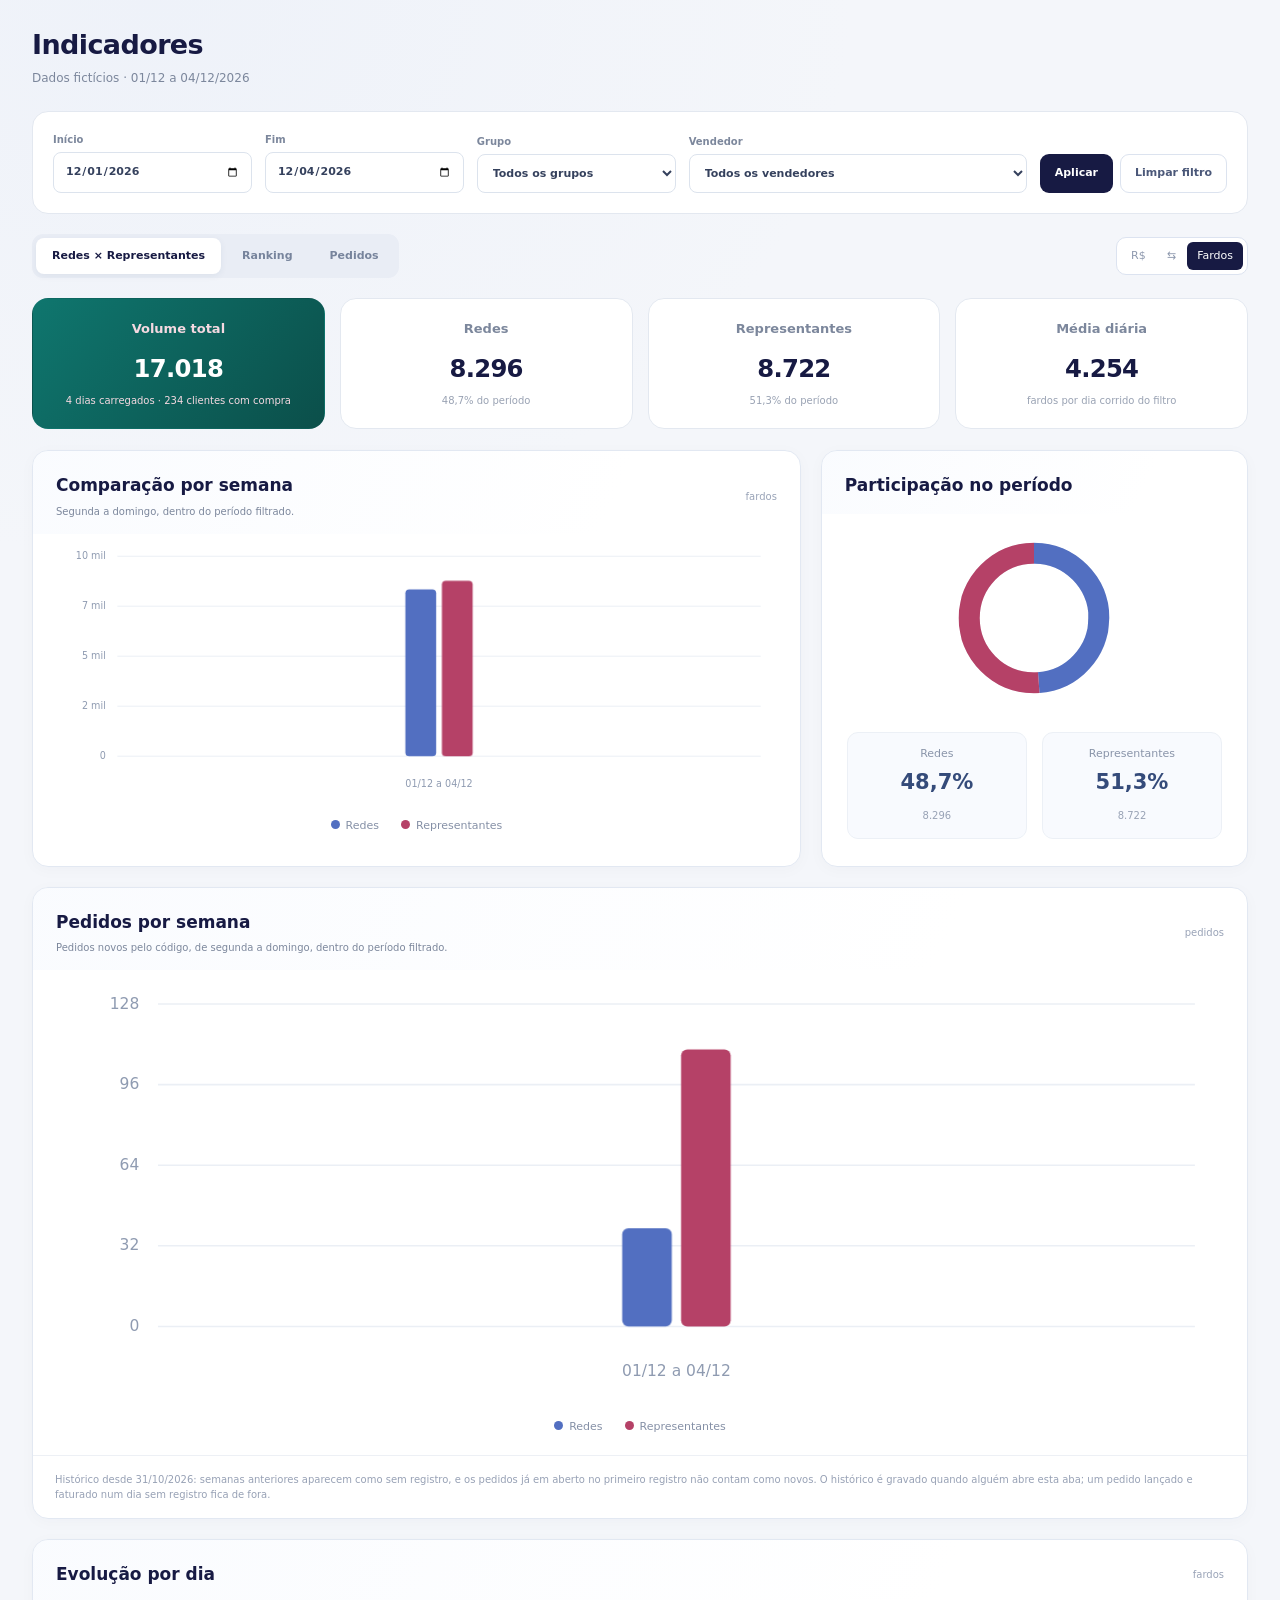
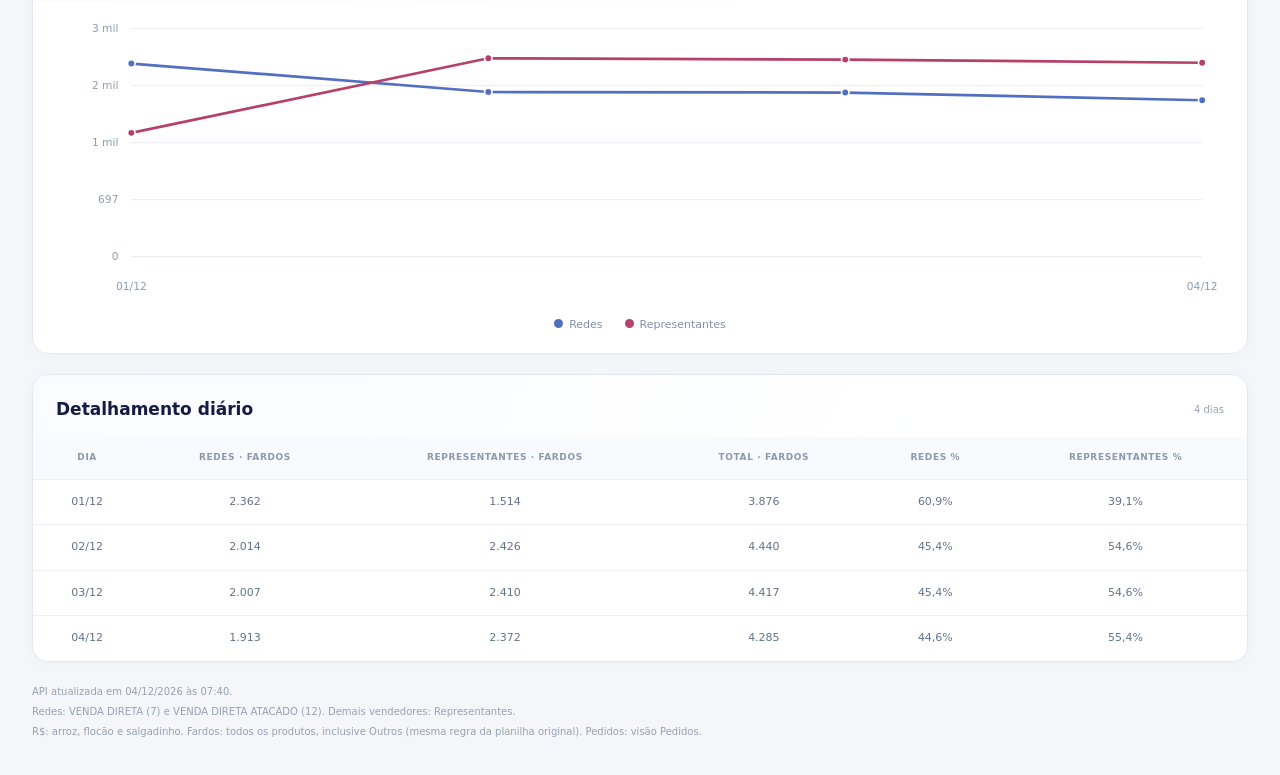
<file: public/apps/indicadores/index.html>
<!doctype html>
<html lang="pt-BR">
<head>
  <meta charset="utf-8"><meta name="viewport" content="width=device-width,initial-scale=1">
  <meta http-equiv="Content-Security-Policy" content="default-src 'self'; script-src 'self'; style-src 'self' 'unsafe-inline'; img-src 'self' data:; connect-src 'self'; object-src 'none'; base-uri 'self'">
  <title>Indicadores</title><link rel="stylesheet" href="report.css">
<link rel="stylesheet" href="../../css/experience.css"></head>
<body>
<main>
  <header class="report-heading"><div><h1>Indicadores</h1><p id="source-period">Dados fictícios</p></div></header>
  <form id="filters" class="filters" aria-label="Filtros do relatório">
    <label>Início<input id="date-start" type="date" required></label><label>Fim<input id="date-end" type="date" required></label>
    <label>Grupo<select id="group"><option value="all">Todos os grupos</option><option value="Redes">Redes</option><option value="Representantes">Representantes</option></select></label>
    <label class="rep-field">Vendedor<select id="representative"><option value="all">Todos os vendedores</option></select></label>
    <div class="filter-actions"><button id="apply-filters" class="button primary" type="submit">Aplicar</button><button id="clear-filters" class="button secondary" type="button">Limpar filtro</button></div>
  </form>
  <p id="filter-error" class="notice error" role="alert" hidden></p>
  <div class="report-toolbar"><nav class="tabs" aria-label="Visão do relatório"><button class="active" type="button" data-report-view="overview" aria-pressed="true">Redes × Representantes</button><button type="button" data-report-view="ranking" aria-pressed="false">Ranking</button><button type="button" data-report-view="orders" aria-pressed="false">Pedidos</button></nav><button id="metric-toggle" class="metric-toggle" type="button" aria-label="Alternar entre reais e fardos" aria-pressed="true"><span data-metric="sales">R$</span><b aria-hidden="true">⇆</b><span class="chosen" data-metric="fardos">Fardos</span></button></div>
  <div id="report-content" aria-live="polite"></div>
  <footer><span id="source-updated"></span><span>Redes: VENDA DIRETA (7) e VENDA DIRETA ATACADO (12). Demais vendedores: Representantes.</span><span>R$: arroz, flocão e salgadinho. Fardos: todos os produtos, inclusive Outros (mesma regra da planilha original). Pedidos: visão Pedidos.</span></footer>
</main>
<div id="chart-tooltip" class="tooltip" role="status" hidden></div>
<noscript><p>Ative o JavaScript para visualizar o relatório.</p></noscript>
<script src="../../js/demo-api.js"></script><script src="../../js/core.bundle.js" defer></script><script src="report-model.js" defer></script><script src="report.js" defer></script>
<script src="../../js/experience.bundle.js" defer></script>
</body></html>
</file>
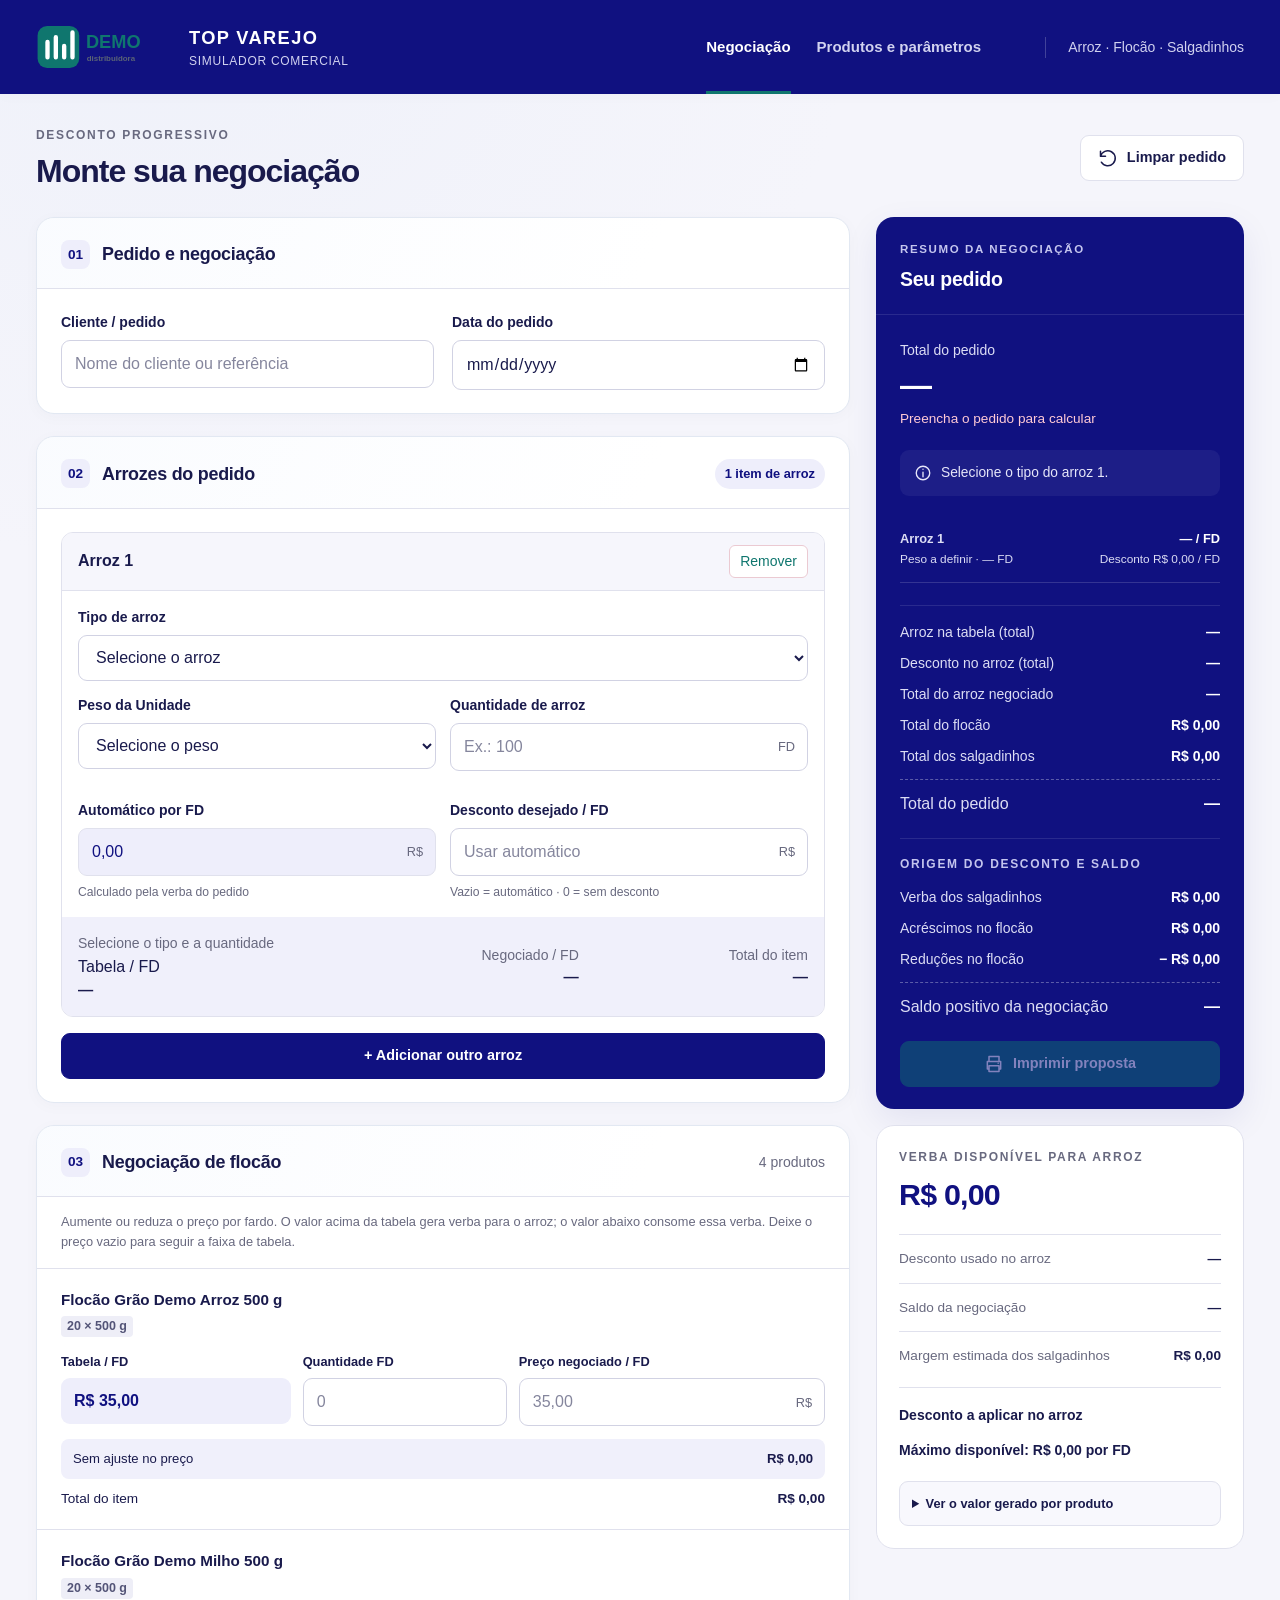
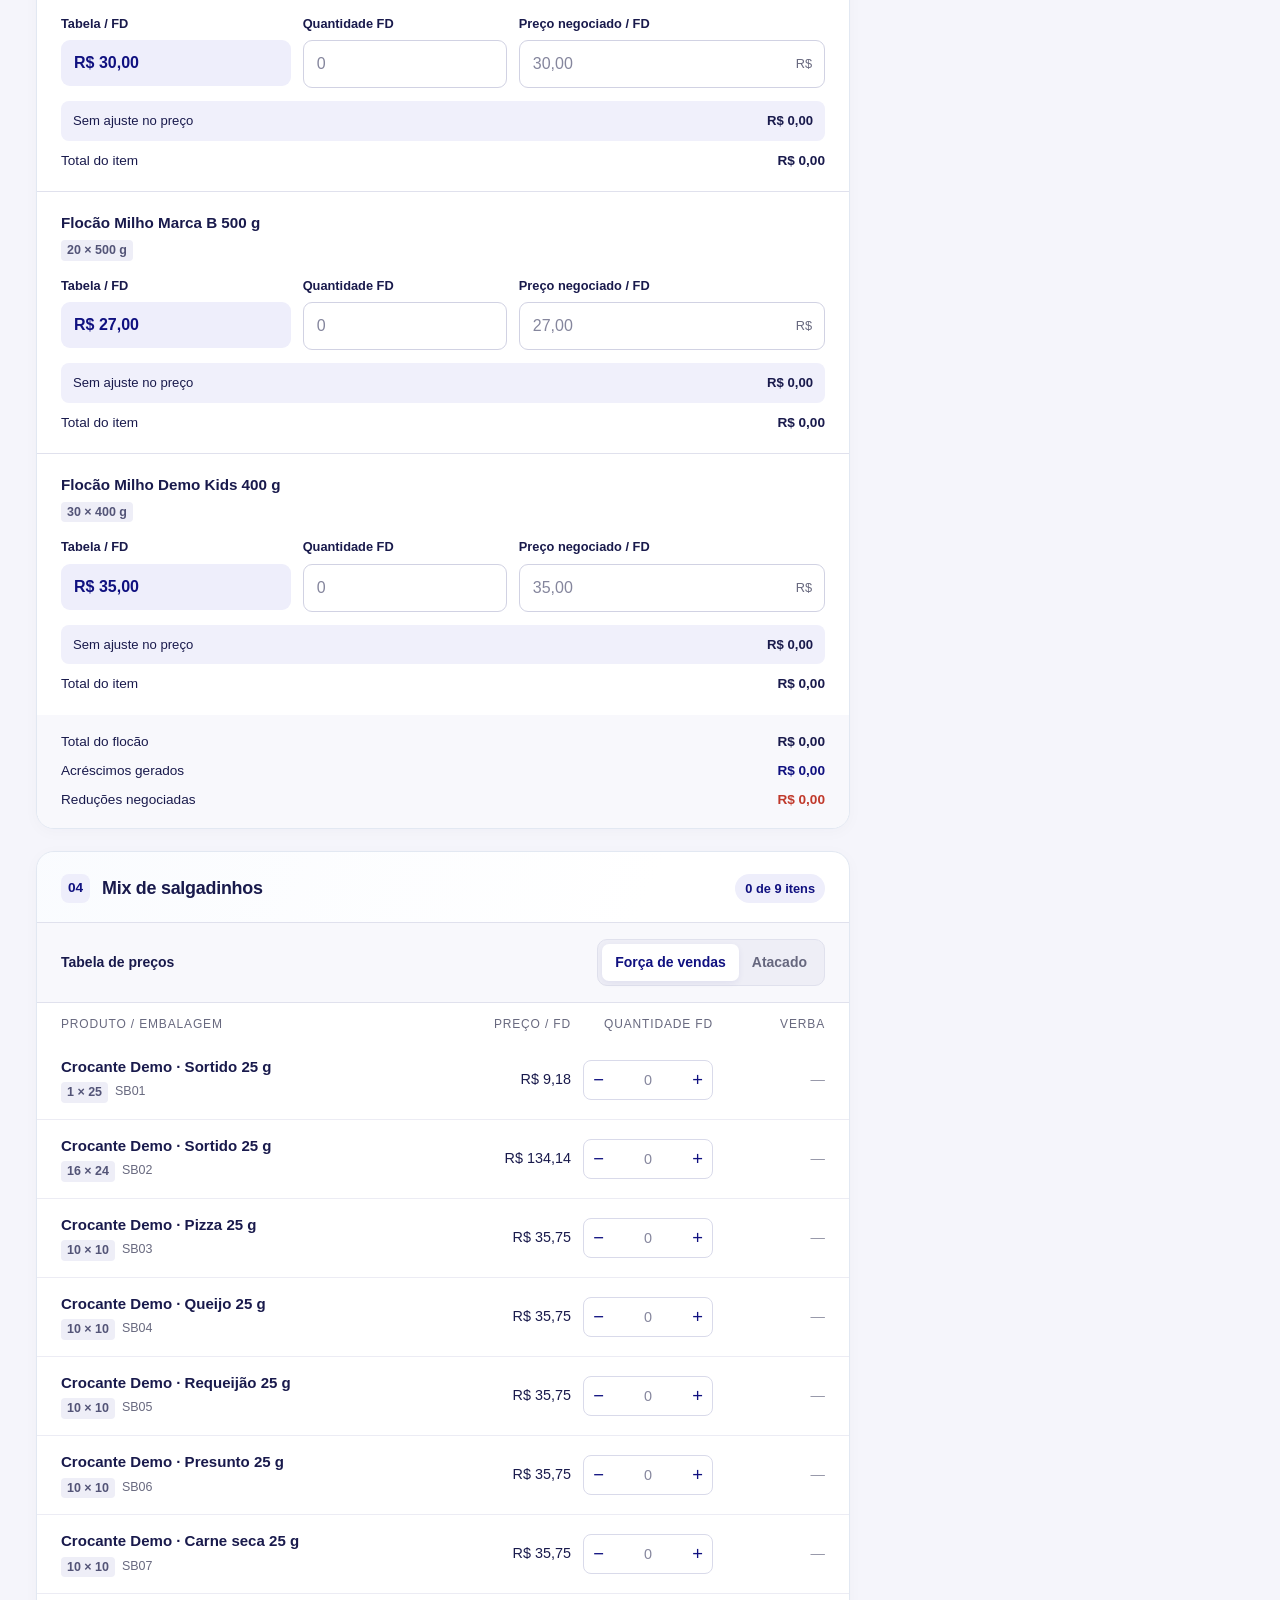
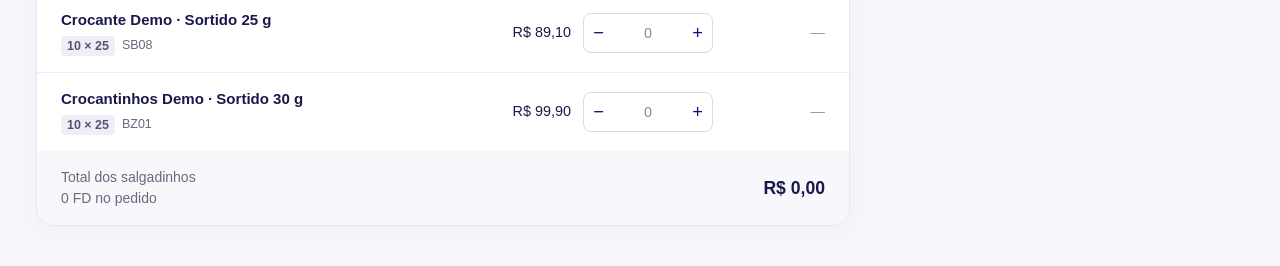
<file: public/apps/simulador-top/index.html>
<!doctype html>
<html lang="pt-BR">
<head>
<meta charset="UTF-8">
<meta name="viewport" content="width=device-width, initial-scale=1">
<meta name="theme-color" content="#101180">
<meta name="description" content="Simulador comercial Top Varejo (demonstração): negocie arroz, flocão e salgadinhos e acompanhe os descontos do pedido.">
<title>Top Varejo · Simulador comercial</title>
<link rel="icon" type="image/svg+xml" href="data:image/svg+xml,%3Csvg xmlns='http://www.w3.org/2000/svg' viewBox='0 0 64 64'%3E%3Crect width='64' height='64' rx='16' fill='%23101180'/%3E%3Cpath d='M14 18h36v9H37v23H27V27H14z' fill='%23B20026'/%3E%3C/svg%3E">
<style>
:root{--ink:#102c3c;--muted:#607382;--accent:#ffb540;--accent-dark:#805000;--green:#12734f;--red:#ae3232;--line:#dfe6eb;--bg:#f1f5f8;--white:#fff;--radius:18px;--shadow:0 10px 35px #17354b09;font-family:Inter,"Segoe UI",Arial,sans-serif;color:var(--ink);font-size:16px;font-synthesis:none}
*{box-sizing:border-box}body{margin:0;background:var(--bg);line-height:1.5}button,input,select{font:inherit}button{cursor:pointer}button:disabled{cursor:not-allowed;opacity:.48}button,input,select{outline:none}button:focus-visible,a:focus-visible,input:focus-visible,select:focus-visible,summary:focus-visible{outline:3px solid #2d89c1;outline-offset:3px}button{transition:background .16s,transform .16s}button:active:not(:disabled){transform:translateY(1px)}input,select{width:100%;min-width:0;background:#fff;border:1px solid #cbd6df;border-radius:9px;padding:11px 13px;color:var(--ink);min-height:46px}input::placeholder{color:#8998a3}input:focus,select:focus{border-color:#337caa;box-shadow:0 0 0 3px #337caa13}input[aria-invalid="true"]{border-color:#ba4d4d;background:#fff5f4}input[type=checkbox]{width:19px;min-height:19px;accent-color:var(--green)}h1,h2,h3,p{margin:0}h1{font-size:2rem;letter-spacing:-1px;line-height:1.2}h2{font-size:1.12rem;letter-spacing:-.25px}h3{font-size:1rem}.muted{color:var(--muted)}.small{font-size:.875rem}.eyebrow{text-transform:uppercase;letter-spacing:.14em;font-weight:700;font-size:.75rem;color:var(--muted)}.icon{width:20px;height:20px;fill:none;stroke:currentColor;stroke-width:1.8;stroke-linecap:round;stroke-linejoin:round;flex:none}.hidden,[hidden]{display:none!important}.sr-only{position:absolute;width:1px;height:1px;overflow:hidden;clip:rect(0,0,0,0)}.skip{position:absolute;top:-80px;left:20px;background:white;padding:10px;z-index:10}.skip:focus{top:10px}
.topbar{background:var(--ink);color:white}.topbar-inner{max-width:1464px;padding:0 36px;margin:auto;min-height:84px;display:flex;align-items:center;justify-content:space-between;gap:24px}.brand{display:flex;align-items:center;gap:12px}.brand-mark{display:grid;place-items:center;background:var(--accent);color:var(--ink);font-size:1.25rem;font-weight:900;width:43px;height:43px;border-radius:12px;letter-spacing:-2px;padding-right:2px}.brand-name{font-size:1.14rem;font-weight:800;letter-spacing:.075em}.brand-sub{font-size:.75rem;color:#bbccd5;letter-spacing:.06em}.header-right{display:flex;align-items:center;gap:12px}.header-note{font-size:.875rem;color:#c2d3dc;border-left:1px solid #506470;padding-left:22px}.tabs{display:flex;align-self:stretch;gap:26px;margin-left:auto;margin-right:40px}.tab{border:0;border-bottom:3px solid transparent;background:none;color:#bbccd5;font-size:.94rem;padding:27px 0 24px;font-weight:600}.tab[aria-selected=true]{color:white;border-color:var(--accent)}
.shell{max-width:1464px;padding:32px 36px 40px;margin:auto}.intro{display:flex;justify-content:space-between;align-items:center;gap:20px;margin-bottom:27px}.intro .eyebrow{margin-bottom:8px}.intro p{color:var(--muted);margin-top:9px}.btn{display:inline-flex;justify-content:center;align-items:center;gap:9px;padding:11px 17px;min-height:45px;border:1px solid var(--line);background:#fff;border-radius:9px;font-weight:650;font-size:.9rem;white-space:nowrap}.btn:hover:not(:disabled){background:#edf2f6}.btn-primary{background:var(--accent);border-color:var(--accent);color:var(--ink)}.btn-primary:hover:not(:disabled){background:#ffc267;border-color:#ffc267}.btn-dark{background:var(--ink);color:white;border-color:var(--ink)}.btn-dark:hover:not(:disabled){background:#224a5d}.text-btn{border:0;background:transparent;color:var(--muted);font-size:.875rem;padding:8px 0;display:inline-flex;align-items:center;gap:6px}.text-btn:hover{color:var(--ink)}
.workspace{display:grid;grid-template-columns:minmax(0,1fr) 368px;gap:26px;align-items:start}.working{display:grid;gap:22px}.panel{background:var(--white);border:1px solid var(--line);border-radius:var(--radius);box-shadow:var(--shadow);overflow:hidden}.panel-head{padding:22px 24px 19px;display:flex;align-items:center;justify-content:space-between;gap:15px;border-bottom:1px solid var(--line)}.heading-group{display:flex;gap:12px;align-items:center}.section-number{width:29px;height:29px;border-radius:8px;display:grid;place-items:center;background:#edf2f5;color:#365463;font-size:.85rem;font-weight:750}.panel-body{padding:23px 24px}.form-grid{display:grid;grid-template-columns:repeat(2,minmax(0,1fr));gap:17px 18px}.field{display:flex;flex-direction:column;gap:7px}.field label,.field-label{font-size:.875rem;font-weight:650}.field small{font-size:.8rem;color:var(--muted)}.span-two{grid-column:1/-1}.rice-grid{display:grid;grid-template-columns:1.1fr 1fr;gap:18px}.input-unit{display:flex;align-items:center;position:relative}.input-unit input{padding-right:45px}.unit{position:absolute;right:13px;font-size:.8rem;color:var(--muted);pointer-events:none}.rice-banner{grid-column:1/-1;display:flex;align-items:center;justify-content:space-between;gap:16px;padding:13px 16px;background:#f2f6f8;border-radius:10px;font-size:.875rem}.rice-banner strong{font-variant-numeric:tabular-nums;font-size:1rem}.rice-banner .caption{font-size:.8rem;color:var(--muted)}
.table-choice{padding:16px 24px;background:#f8fafc;border-bottom:1px solid var(--line);display:flex;align-items:center;justify-content:space-between;gap:14px}.segmented{display:flex;background:#e7edf1;border:1px solid #dae3e9;padding:4px;border-radius:10px}.segmented button{border:0;border-radius:7px;color:#536a79;background:transparent;padding:8px 13px;font-size:.875rem;font-weight:650;min-height:36px}.segmented button[aria-pressed=true]{background:white;color:var(--ink);box-shadow:0 2px 5px #20394a15}.count-pill{font-size:.8rem;font-weight:700;background:#edf2f6;padding:5px 10px;border-radius:20px;color:#557080}.product-head{display:grid;grid-template-columns:minmax(0,1fr) 90px 130px 100px;gap:12px;padding:12px 24px 8px;color:var(--muted);font-size:.75rem;text-transform:uppercase;letter-spacing:.07em}.product-head span:not(:first-child){text-align:right}.product-row{display:grid;grid-template-columns:minmax(0,1fr) 90px 130px 100px;gap:12px;align-items:center;padding:16px 24px;border-bottom:1px solid #eaf0f3;transition:background .18s}.product-row:last-child{border-bottom:0}.product-row.in-mix{background:#fffbf2;box-shadow:inset 3px 0 var(--accent)}.product-row.excluded.in-mix{background:#f7f8fa;box-shadow:inset 3px 0 #94a3ad}.product-name{font-size:.94rem;font-weight:650;line-height:1.35}.product-meta{display:flex;flex-wrap:wrap;gap:7px;margin-top:5px;color:var(--muted);font-size:.78rem}.pack{background:#edf2f6;color:#4b6474;border-radius:4px;padding:1px 6px;font-weight:650}.no-fund{color:#8a6239}.product-money{text-align:right;font-size:.9rem;font-variant-numeric:tabular-nums}.row-fund{font-weight:700;color:var(--green)}.row-fund.zero{color:#98a4ae;font-weight:400}.stepper{display:flex;align-items:center;background:white;border:1px solid #d6e0e7;border-radius:8px;height:40px}.stepper button{width:29px;min-width:29px;height:38px;background:none;border:0;color:#587282;font-size:1.15rem}.stepper button:hover{background:#f0f4f7}.stepper input{border:0;min-height:36px;height:36px;border-radius:0;padding:4px 0;text-align:center;font-size:.9rem;font-variant-numeric:tabular-nums;box-shadow:none}.mix-footer{padding:16px 24px;background:#f8fafc;display:flex;align-items:center;justify-content:space-between;gap:12px;font-size:.875rem}.mix-footer strong{font-size:1.1rem;font-variant-numeric:tabular-nums}.mix-note{font-size:.8rem;color:var(--muted);padding:15px 24px;line-height:1.6}
.summary{position:sticky;top:22px;display:grid;gap:16px}.result-card{background:var(--ink);border-radius:var(--radius);color:white;overflow:hidden;box-shadow:0 12px 35px #16324415}.result-heading{padding:24px 24px 20px;border-bottom:1px solid #ffffff1b}.result-heading .eyebrow{color:#9db6c3;font-size:.72rem}.result-heading h2{margin-top:6px;font-size:1.22rem}.price-hero{padding:25px 24px 22px}.price-label{color:#bfd0da;font-size:.875rem}.final-price{font-size:3.3rem;font-weight:750;line-height:1.2;letter-spacing:-2px;font-variant-numeric:tabular-nums;margin:5px 0}.final-price span{font-size:1rem;letter-spacing:0;font-weight:500;color:#bacbd5;margin-left:7px}.saving-line{font-size:.85rem;color:var(--accent);min-height:25px}.status{display:flex;align-items:flex-start;gap:9px;font-size:.86rem;line-height:1.45;padding:13px 14px;border-radius:9px;background:#ffffff0c;color:#d3e1e7;margin-top:16px}.status[data-tone=success]{background:#254e41;color:#c5f2de}.status[data-tone=error]{background:#603b3c;color:#ffe0dc}.status[data-tone=warning]{background:#4c4735;color:#fff0c1}.status .icon{width:18px;height:18px;margin-top:1px}.result-lines{border-top:1px solid #ffffff1b;margin-top:22px;padding-top:16px;display:grid;gap:10px}.result-line{display:flex;justify-content:space-between;gap:10px;font-size:.875rem;color:#c5d5de}.result-line strong{font-weight:650;color:white;font-variant-numeric:tabular-nums}.result-line.total{padding-top:12px;margin-top:2px;border-top:1px dashed #ffffff35;font-size:1rem}.result-line.total strong{color:var(--accent)}.print-btn{width:100%;margin-top:22px}.print-help{font-size:.78rem;color:#aabec9;margin-top:9px;text-align:center}.fund-card{padding:22px;background:white;border:1px solid var(--line);border-radius:var(--radius)}.fund-total{font-size:1.9rem;letter-spacing:-.8px;font-weight:750;margin:6px 0 17px;font-variant-numeric:tabular-nums}.steps{display:grid;grid-template-columns:repeat(3,1fr);gap:7px}.discount-step{background:#f1f5f7;padding:10px 6px;border-radius:8px;text-align:center;border:1px solid #e5ebef}.discount-step span{display:block;font-size:.9rem;font-weight:750}.discount-step small{display:block;font-size:.71rem;color:var(--muted);margin-top:2px}.discount-step.reached{background:#eaf5ee;border-color:#cee7d9;color:var(--green)}.discount-step.selected{border-color:var(--green);box-shadow:inset 0 0 0 1px var(--green)}.progress-track{height:5px;background:#e8eff3;border-radius:5px;overflow:hidden;margin-top:15px}.progress-fill{height:100%;width:0%;background:var(--green);transition:width .35s;border-radius:5px}.next-step{font-size:.8rem;color:var(--muted);margin-top:9px;min-height:36px}.fund-detail{display:flex;justify-content:space-between;gap:10px;font-size:.85rem;padding-top:14px;margin-top:13px;border-top:1px solid var(--line)}.fund-detail strong{font-variant-numeric:tabular-nums}.negative{color:var(--red)!important}.discount-control{margin-top:20px;padding-top:17px;border-top:1px solid var(--line)}.discount-control .segmented{margin-top:9px}.discount-control .segmented button{flex:1;padding:8px}.manual-field{margin-top:12px}.correction{margin-top:16px;padding:15px;background:#fff7e7;border:1px solid #f4dfb3;border-radius:10px;font-size:.85rem}.correction p{margin-bottom:9px}.correction label{display:block;margin:12px 0 6px;font-weight:600}.correction select{font-size:.85rem;padding:9px;min-height:42px}.extra-result{margin-top:10px;line-height:1.5;font-weight:650}.correction .btn{width:100%;margin-top:8px;font-size:.8rem;min-height:39px}.tiny-note{font-size:.78rem;color:var(--muted);line-height:1.65;padding:0 4px}
.catalog-head{display:flex;justify-content:space-between;gap:24px;align-items:center;margin-bottom:20px}.catalog-head p{margin-top:6px}.table-scroll{overflow-x:auto}.catalog-table{border-collapse:collapse;width:100%;font-size:.9rem;min-width:850px}.catalog-table th{text-align:left;background:#f5f8fa;color:var(--muted);font-weight:600;font-size:.8rem;padding:15px 22px;border-bottom:1px solid var(--line)}.catalog-table td{padding:14px 22px;border-bottom:1px solid var(--line);vertical-align:middle}.catalog-table tr:last-child td{border-bottom:0}.catalog-table .price-edit{max-width:134px;min-width:110px;text-align:right;font-variant-numeric:tabular-nums;background:#fffcf6}.catalog-table .source-code{color:var(--muted);font-size:.8rem}.check-label{display:flex;gap:8px;align-items:center;cursor:pointer;font-size:.875rem}.catalog-note{padding:18px 22px;background:#f9fbfc;font-size:.8rem;color:var(--muted);border-top:1px solid var(--line)}.settings{margin-top:24px}.settings summary{cursor:pointer;padding:20px 24px;font-weight:700}.settings-body{padding:0 24px 24px}.settings-grid{display:grid;grid-template-columns:repeat(4,1fr);gap:20px}.fixed-value{padding:11px 13px;min-height:46px;background:#edf2f6;border-radius:9px;font-weight:650}.rule-notes{font-size:.85rem;line-height:1.7;color:var(--muted);margin-top:18px}.rule-notes ul{padding-left:20px;margin-bottom:0}.setting-error{font-size:.85rem;color:var(--red);margin-top:12px}.page-footer{display:flex;justify-content:space-between;gap:20px;margin-top:32px;border-top:1px solid #d8e2e9;padding:19px 0 0;font-size:.75rem;color:var(--muted)}
dialog{border:1px solid var(--line);border-radius:16px;padding:28px;max-width:440px;width:calc(100% - 32px);color:var(--ink);box-shadow:0 20px 80px #0003}dialog::backdrop{background:#102c3c77;backdrop-filter:blur(3px)}dialog h2{margin-bottom:12px}dialog p{color:var(--muted);font-size:.94rem}.dialog-actions{display:flex;justify-content:flex-end;gap:10px;margin-top:23px}#toast{position:fixed;bottom:24px;left:50%;transform:translate(-50%,10px);background:var(--ink);color:#fff;box-shadow:0 8px 24px #0002;padding:12px 20px;border-radius:10px;font-size:.9rem;opacity:0;pointer-events:none;transition:.2s;z-index:20;max-width:90vw}#toast.show{opacity:1;transform:translate(-50%,0)}#proposal{display:none}
@media(min-width:1440px){.workspace{grid-template-columns:minmax(0,1fr) 390px}}
@media(max-width:1160px){.shell{padding:28px 22px}.topbar-inner{padding:0 22px}.workspace{grid-template-columns:minmax(0,1fr) 326px;gap:20px}.product-row,.product-head{grid-template-columns:minmax(0,1fr) 82px 105px;gap:9px;padding-left:20px;padding-right:20px}.row-fund,.product-head .fund-col{display:none}.panel-head,.panel-body{padding:20px}.table-choice{padding:15px 20px}.header-note{display:none}.tabs{margin-right:0}.price-hero,.result-heading{padding-left:21px;padding-right:21px}.settings-grid{grid-template-columns:repeat(2,1fr)}}
@media(max-width:920px){.workspace{grid-template-columns:minmax(0,1fr) 310px;gap:16px}.form-grid{grid-template-columns:1fr}.span-two{grid-column:auto}.rice-grid{grid-template-columns:1fr}.table-choice{flex-direction:column;align-items:stretch}.table-choice .segmented button{flex:1}.product-row,.product-head{grid-template-columns:minmax(0,1fr) 106px}.product-head .price-col{display:none}.product-money.price-col{grid-column:1;grid-row:2;text-align:left;margin-top:-4px;font-size:.85rem;color:var(--muted)}.product-row{row-gap:5px}.product-info{grid-column:1;grid-row:1}.stepper{grid-column:2;grid-row:1/3}.panel-head .count-pill{display:none}.final-price{font-size:2.9rem}}
@media(max-width:760px){.topbar-inner{min-height:74px;flex-wrap:wrap;gap:0;padding:15px 20px 0}.brand-mark{width:36px;height:36px;font-size:1.05rem}.brand-name{font-size:1rem}.brand-sub{font-size:.66rem}.tabs{gap:25px;margin:10px 0 0;width:100%;height:47px}.tab{padding:11px 0;font-size:.875rem}.shell{padding:25px 16px}.intro{align-items:flex-start;margin-bottom:20px}.intro h1{font-size:1.6rem}.intro p{font-size:.875rem;max-width:300px}.intro>.btn{padding:9px;min-height:39px}.intro>.btn .reset-text{display:none}.workspace{grid-template-columns:1fr;gap:21px}.summary{position:static;grid-template-columns:1fr}.summary .result-card{order:2}.summary .fund-card{order:1}.summary .tiny-note{order:3}.form-grid{grid-template-columns:repeat(2,minmax(0,1fr))}.span-two{grid-column:1/-1}.rice-grid{grid-template-columns:repeat(2,minmax(0,1fr))}.table-choice{flex-direction:row;align-items:center}.product-row,.product-head{grid-template-columns:minmax(0,1fr) 88px 112px}.product-head .price-col{display:block}.product-money.price-col{grid-column:auto;grid-row:auto;text-align:right;margin-top:0;color:var(--ink)}.product-info{grid-column:auto;grid-row:auto}.stepper{grid-column:auto;grid-row:auto}.count-pill{display:block}.price-hero{padding-top:21px}.final-price{font-size:3.4rem}.catalog-head{align-items:flex-start;flex-direction:column}.catalog-head h1{font-size:1.7rem}.page-footer{flex-direction:column;gap:8px}.settings-grid{grid-template-columns:1fr 1fr}}
@media(max-width:480px){.form-grid{grid-template-columns:1fr}.span-two{grid-column:auto}.rice-grid{grid-template-columns:1fr}.panel-head,.panel-body{padding:18px}.table-choice{flex-direction:column;align-items:stretch;padding:14px 18px}.product-row,.product-head{grid-template-columns:minmax(0,1fr) 105px;padding-left:18px;padding-right:18px}.product-head .price-col{display:none}.product-money.price-col{grid-column:1;grid-row:2;text-align:left;color:var(--muted);margin-top:-3px}.product-info{grid-column:1;grid-row:1}.stepper{grid-column:2;grid-row:1/3}.product-name{font-size:.9rem}.settings-grid{grid-template-columns:1fr}.rice-banner{align-items:flex-start}.intro p{max-width:255px}.mix-footer{padding:15px 18px}}
@media(prefers-reduced-motion:reduce){*,*::before,*::after{transition:none!important;animation:none!important;scroll-behavior:auto!important}}
@media print{@page{size:A4;margin:15mm}body{background:white;color:#102c3c;font-size:11pt}.app,dialog,#toast,.skip{display:none!important}#proposal{display:block}.p-header{display:flex;justify-content:space-between;align-items:center;border-bottom:3px solid #102c3c;padding-bottom:18px;margin-bottom:24px}.p-brand{font-size:22pt;font-weight:850;letter-spacing:1px}.p-title{font-size:13pt;color:#607382}.p-meta{display:grid;grid-template-columns:1fr 1fr;gap:8px 22px;font-size:10pt;margin-bottom:24px}.p-table{width:100%;border-collapse:collapse;margin:18px 0}.p-table th{background:#edf2f6;text-align:left;padding:10px 8px;font-size:9pt}.p-table td{padding:12px 8px;border-bottom:1px solid #dfe6eb;font-size:10pt}.p-table th:not(:first-child),.p-table td:not(:first-child){text-align:right}.p-totals{margin-left:auto;width:55%;font-size:11pt}.p-totals div{display:flex;justify-content:space-between;padding:8px 0}.p-totals .grand{border-top:2px solid #102c3c;font-size:15pt;font-weight:750;margin-top:7px}.p-conditions{border-top:1px solid #dfe6eb;margin-top:35px;padding-top:14px;font-size:9pt;line-height:1.8;color:#506572}.p-blocked{border:2px solid #ae3232;padding:24px;margin-top:20px;color:#ae3232}tr,.p-totals,.p-conditions{break-inside:avoid}button{display:none!important}}
.mobile-review{display:none}
@media(max-width:760px){.shell{padding-bottom:108px}.mobile-review{display:flex;position:fixed;bottom:0;left:0;right:0;z-index:8;background:#102c3cf5;color:white;backdrop-filter:blur(12px);padding:12px 18px max(12px,env(safe-area-inset-bottom));align-items:center;justify-content:space-between;gap:14px;box-shadow:0 -8px 25px #18354412}.mobile-review small{display:block;color:#b4c8d4;font-size:.75rem}.mobile-review strong{font-size:1.12rem;font-variant-numeric:tabular-nums}.mobile-review a{background:var(--accent);color:var(--ink);border-radius:8px;padding:10px 14px;font-size:.875rem;font-weight:700;text-decoration:none}#negotiation-summary{scroll-margin-top:16px}}
@media print{.mobile-review{display:none!important}}

/* Multiple products and negotiation detail. */
.catalog-actions{display:flex;flex-wrap:wrap;gap:10px;justify-content:flex-end}.catalog-head{align-items:center}.catalog-remove{border:1px solid #e3b5c0;border-radius:6px;padding:6px 10px;color:var(--red);white-space:nowrap}.catalog-empty{color:var(--muted)}.references .panel-head{gap:16px;flex-wrap:wrap}.catalog-table.reference-table{min-width:950px}.catalog-table .tier-price{width:120px;min-width:110px}.catalog-table td:first-child{min-width:230px}.catalog-table th{white-space:nowrap}#catalog-add-dialog{max-width:640px;max-height:88vh;overflow-y:auto}.new-product-grid{display:grid;grid-template-columns:repeat(2,minmax(0,1fr));gap:16px}.new-tier-fields{display:grid;grid-template-columns:repeat(3,minmax(0,1fr));gap:12px}.new-snack-fields{display:grid;grid-template-columns:repeat(2,minmax(0,1fr));gap:16px}.new-tier-fields label,.new-snack-fields label{font-size:.8rem}#catalog-add-error:empty{display:none}#remove-product-order-note:empty{display:none}
@media(max-width:760px){.catalog-actions{justify-content:flex-start}.catalog-head{align-items:flex-start}.catalog-actions .btn{font-size:.85rem}.references .panel-head h2{font-size:1rem}.references .panel-head .btn{font-size:.8rem}}
@media(max-width:480px){#catalog-add-dialog{padding:22px}.new-tier-fields,.new-snack-fields{grid-template-columns:1fr}.new-tier-fields label,.new-snack-fields label{font-size:.85rem}.catalog-actions{width:100%}.catalog-actions .btn{flex:1}.dialog-actions .btn{font-size:.85rem}}
.p-totals .p-balance{border-top:1px dashed var(--line);margin-top:8px;padding-top:12px;gap:16px;font-size:10pt}.p-balance strong{white-space:nowrap;font-variant-numeric:tabular-nums}

.rice-discounts{grid-column:1/-1;display:grid;grid-template-columns:repeat(2,minmax(0,1fr));gap:14px;align-items:start}.rice-discounts .field{min-width:0}.rice-discounts label{min-height:2.6em;display:flex;align-items:flex-end}.rice-discounts input[readonly]{background:#eeeefb;color:var(--bi-navy);border-color:#e0e1ed;cursor:default}.rice-discounts small{font-size:.76rem}
@media(max-width:380px){.rice-discounts{gap:9px}.rice-discounts label{font-size:.8rem}.rice-discounts input{padding-left:9px;padding-right:29px}.rice-discounts .unit{right:9px;font-size:.75rem}}

.order-scope button{flex:1}.rice-note{margin-bottom:17px}.rice-item{border:1px solid var(--line);border-radius:12px;overflow:hidden;margin-bottom:16px}.rice-item-head{display:flex;justify-content:space-between;align-items:center;padding:12px 16px;border-bottom:1px solid var(--line)}.remove-rice{padding:5px 10px;border:1px solid;border-radius:6px}.rice-fields{display:grid;grid-template-columns:1fr 1fr;gap:14px;padding:16px}.rice-type-field{grid-column:1/-1}.rice-pricing{display:grid;grid-template-columns:1.25fr 1fr 1fr;gap:12px;padding:14px 16px;align-items:center}.rice-pricing strong{display:block;font-size:.95rem;font-variant-numeric:tabular-nums}.rice-final{text-align:right}.rice-final span{display:block}.add-rice{width:100%}.flake-row{padding:20px 24px;border-top:1px solid var(--line)}.flake-title h3{font-size:.95rem}.flake-fields{display:grid;grid-template-columns:.9fr .8fr 1.2fr;gap:12px;margin-top:15px}.flake-fields .field-label,.flake-fields label{font-size:.8rem}.flake-adjustment{display:flex;justify-content:space-between;gap:16px;font-size:.82rem;padding:10px 12px;border-radius:8px;margin-top:13px}.flake-adjustment strong{white-space:nowrap}.flake-item-total{display:flex;justify-content:space-between;font-size:.85rem;margin-top:10px}.flake-totals{padding:17px 24px;background:#f8f8fc;display:grid;gap:9px}.flake-totals>div{display:flex;justify-content:space-between;gap:12px;font-size:.85rem}.summary-rice:empty{display:none}.summary-rice{margin-top:20px}.summary-rice-row{display:grid;grid-template-columns:1fr auto;gap:12px;padding:13px 0;border-bottom:1px solid #ffffff20;font-size:.8rem}.summary-rice-row strong,.summary-rice-row small{display:block}.summary-rice-row small{font-size:.74rem;color:#dcddf4;margin-top:3px}.summary-rice-price{text-align:right;font-variant-numeric:tabular-nums}.result-line{align-items:baseline}.result-line strong{white-space:nowrap}.final-price{font-size:clamp(1.8rem,2.5vw,2.6rem);letter-spacing:-1px;overflow-wrap:anywhere}.fund-summary .eyebrow{color:#c4c5ee;margin-bottom:4px}.maximum-label{font-weight:700;margin:14px 0 7px}.source-detail{margin-top:20px;border:1px solid var(--line);border-radius:9px;padding:12px}.source-detail summary{font-size:.8rem;font-weight:650;cursor:pointer}.source-row{display:flex;justify-content:space-between;gap:10px;padding:11px 0;border-bottom:1px solid var(--line);font-size:.78rem}.source-row:last-child{border:0;padding-bottom:0}.source-row span{min-width:0}.source-row small{display:block;font-size:.71rem;margin-top:3px}.source-row strong{white-space:nowrap}.references{margin-top:22px}.reference-table{min-width:760px}.reference-table td:not(:first-child){font-variant-numeric:tabular-nums}.rice-discount-controls .segmented button{white-space:normal}.p-logo{width:115px;height:auto}.p-brand span{font-size:16pt}
@media(max-width:1160px){.flake-row{padding:18px 20px}.flake-fields{grid-template-columns:1fr 1fr}.flake-fields .field:first-child{grid-column:1/-1}.flake-fields .fixed-value{min-height:0;background:none;padding:0}.rice-pricing{grid-template-columns:1fr 1fr}.rice-pricing>div:first-child{grid-column:1/-1}.rice-final{text-align:left}.summary-rice-row{grid-template-columns:1fr}.summary-rice-price{text-align:left}.rice-fields{gap:12px;padding:14px}}
@media(max-width:760px){.rice-pricing{grid-template-columns:1.25fr 1fr 1fr}.rice-pricing>div:first-child{grid-column:auto}.rice-final{text-align:right}.flake-fields{grid-template-columns:.9fr .8fr 1.2fr}.flake-fields .field:first-child{grid-column:auto}.flake-fields .fixed-value{min-height:46px;padding:11px 13px}.summary-rice-row{grid-template-columns:1fr auto}.summary-rice-price{text-align:right}.final-price{font-size:2.5rem}}
@media(max-width:480px){.rice-fields{grid-template-columns:1fr}.rice-type-field{grid-column:auto}.rice-pricing{grid-template-columns:1fr 1fr}.rice-pricing>div:first-child{grid-column:1/-1}.rice-final{text-align:left}.flake-row{padding:18px}.flake-fields{grid-template-columns:1fr 1fr}.flake-fields .field:first-child{grid-column:1/-1}.flake-fields .fixed-value{min-height:0;padding:0}.flake-adjustment{align-items:center}.flake-totals{padding:17px 18px}.order-scope button{white-space:normal}.summary-rice-row{grid-template-columns:1fr auto}.source-row{font-size:.76rem}.final-price{font-size:2.25rem}}

/* Demo palette; originally sampled from a logo. */
:root {
  --bi-navy: #101180;
  --bi-red: #0f766e;
  --ink: #191a4c;
  --muted: #68697f;
  --accent: var(--bi-red);
  --accent-dark: #8b001e;
  --green: var(--bi-navy);
  --red: var(--bi-red);
  --line: #e0e1ed;
  --bg: #f5f5fb;
  --white: #fff;
  --shadow: 0 10px 35px #10118008;
}
body { background: var(--bg); }
button:focus-visible, a:focus-visible, input:focus-visible,
select:focus-visible, summary:focus-visible {
  outline-color: var(--bi-red);
}
input, select { border-color: #d1d2e3; color: var(--ink); }
input::placeholder { color: #85869d; }
input:focus, select:focus {
  border-color: var(--bi-navy);
  box-shadow: 0 0 0 3px #10118010;
}
input[aria-invalid="true"] { border-color: var(--bi-red); background: #fff3f6; }
input[type=checkbox] { accent-color: var(--bi-navy); }
.topbar { background: var(--bi-navy); }
.topbar-inner { min-height: 94px; }
.brand { gap: 17px; }
.bi-logo { display: block; width: 136px; height: auto; flex: none; object-fit: contain; }
.brand-mark { background: transparent; color: #fff; }
.brand-sub, .header-note, .tab { color: #d1d2ef; }
.header-note { border-color: #ffffff35; }
.tab[aria-selected=true] { color: #fff; border-color: var(--bi-red); }
.tab:hover { color: #fff; }
.btn { color: var(--ink); }
.btn:hover:not(:disabled) { background: #f0f0fa; }
.btn-primary {
  background: var(--bi-red);
  border-color: var(--bi-red);
  color: #fff;
}
.btn-primary:hover:not(:disabled) { background: #93001f; border-color: #93001f; }
.btn-dark { background: var(--bi-navy); border-color: var(--bi-navy); color: #fff; }
.btn-dark:hover:not(:disabled) { background: #0b0c67; border-color: #0b0c67; }
.text-btn:hover { color: var(--bi-red); }
.section-number { background: #eeeefb; color: var(--bi-navy); }
.rice-banner { background: #f0f0fb; }
.table-choice, .mix-footer { background: #f8f8fc; }
.segmented { background: #eeeef6; border-color: #e0e1ed; }
.segmented button { color: #66677e; }
.segmented button[aria-pressed=true] { color: var(--bi-navy); box-shadow: 0 2px 6px #10118010; }
.count-pill { background: #eeeefb; color: var(--bi-navy); }
.product-row { border-bottom-color: #ececf4; }
.product-row.in-mix { background: #fff5f7; box-shadow: inset 3px 0 var(--bi-red); }
.product-row.excluded.in-mix { background: #f7f7fa; box-shadow: inset 3px 0 #9899aa; }
.pack { background: #eeeef7; color: #535477; }
.no-fund { color: #7e6070; }
.row-fund { color: var(--bi-navy); }
.row-fund.zero { color: #9899aa; }
.stepper { border-color: #d9daea; }
.stepper button { color: var(--bi-navy); }
.stepper button:hover { background: #eeeefb; }
.result-card { background: var(--bi-navy); box-shadow: 0 12px 35px #10118014; }
.result-heading .eyebrow { color: #c4c5ee; }
.price-label, .final-price span, .result-line { color: #dcddf4; }
.saving-line { color: #ffcad5; }
.result-line.total strong { color: #fff; }
.result-line.total { border-top-color: #ffffff50; }
.status { background: #ffffff0e; color: #e7e7fa; }
.status[data-tone=success] { background: #ffffff16; color: #fff; border: 1px solid #ffffff25; }
.status[data-tone=error] { background: #740022; color: #ffe4eb; border: 1px solid #db5b7b; }
.status[data-tone=warning] { background: #ffffff13; color: #fff; border: 1px solid #ffffff40; }
.result-card .negative { color: #ffb5c6 !important; }
.result-card .positive { color: #fff !important; }
.fund-total { color: var(--bi-navy); }
.discount-step { background: #f3f3fa; border-color: #e4e4ee; }
.discount-step.reached { background: #eeeefb; border-color: #c8c9ed; color: var(--bi-navy); }
.discount-step.selected { border-color: var(--bi-navy); box-shadow: inset 0 0 0 1px var(--bi-navy); }
.progress-track { background: #e9e9f5; }
.progress-fill { background: var(--bi-navy); }
.correction { background: #fff3f6; border-color: #ecc2cd; }
.catalog-table th { background: #f5f5fb; }
.catalog-table .price-edit { background: #fafafe; }
.catalog-note { background: #f8f8fc; }
.fixed-value { background: #eeeefb; color: var(--bi-navy); }
.page-footer { border-top-color: var(--line); }
dialog::backdrop { background: #10118065; }
#toast { background: var(--bi-navy); }
.negative { color: #c0392b !important; }
.positive { color: var(--bi-navy); }

/* Additional order-line components inherit the same visual language. */
.rice-card, .rice-item, .rice-order-card, .flocao-card, .flour-card {
  border-color: var(--line);
  background: #fff;
  color: var(--ink);
}
.rice-item-head, .rice-card-head, .flocao-card-head {
  background: #f6f6fc;
  border-color: var(--line);
}
.rice-item-summary, .rice-card-summary, .rice-pricing, .flocao-summary, .negotiation-total {
  background: #f0f0fb;
  border-color: var(--line);
}
.flocao-row { border-color: var(--line); }
.flocao-row.in-mix { background: #fff5f7; box-shadow: inset 3px 0 var(--bi-red); }
.flake-row { border-color: var(--line); }
.flake-row.in-mix { background: #fff5f7; box-shadow: inset 3px 0 var(--bi-red); }
.flake-title { color: var(--ink); }
.flake-adjustment { background: #f0f0fb; border-color: var(--line); }
.source-detail { border-color: var(--line); background: #f8f8fd; }
.source-row { border-color: var(--line); color: var(--muted); }
.source-row strong { color: var(--ink); }
.order-scope { background: #f0f0fb; border-color: var(--line); color: var(--bi-navy); }
.summary-rice-row { border-color: #ffffff26; color: #dcddf4; }
.summary-rice-price { color: #fff; }
.remove-item, .remove-rice, .remove-line {
  color: var(--bi-red);
  border-color: #ebcad2;
  background: #fff;
}
.remove-item:hover, .remove-rice:hover, .remove-line:hover {
  color: #8b001e;
  background: #fff3f6;
}
.value-positive, .amount-positive, .generated-fund { color: var(--bi-navy); }
.value-negative, .amount-negative, .used-fund { color: var(--bi-red); }
.result-card .value-positive, .result-card .amount-positive,
.result-card .generated-fund { color: #fff; }
.result-card .value-negative, .result-card .amount-negative,
.result-card .used-fund { color: #ffb5c6; }

@media(max-width:760px) {
  .topbar-inner { min-height: 82px; }
  .brand { gap: 13px; }
  .bi-logo { width: 113px; }
  .mobile-review { background: #101180f5; box-shadow: 0 -8px 25px #10118012; }
  .mobile-review small { color: #d1d2ef; }
  .mobile-review a { background: var(--bi-red); color: #fff; }
}
@media(max-width:390px) {
  .brand { gap: 10px; }
  .bi-logo { width: 100px; }
  .brand-name { font-size: .94rem; }
  .brand-sub { font-size: .61rem; }
}
@media print {
  body { color: var(--ink); }
  .p-header { border-color: var(--bi-navy); }
  .p-brand { color: var(--bi-navy); display: flex; align-items: center; gap: 16px; }
  .p-brand .bi-logo { width: 128px; }
  .p-title { color: var(--muted); }
  .p-table th { background: #eeeefb; }
  .p-table td, .p-conditions { border-color: var(--line); }
  .p-totals .grand { border-color: var(--bi-navy); color: var(--bi-navy); }
  .p-conditions { color: var(--muted); }
  .p-blocked { border-color: var(--bi-red); color: var(--bi-red); }
}

</style>
<link rel="stylesheet" href="../../css/experience.css"></head>
<body>
<svg aria-hidden="true" style="position:absolute;width:0;height:0;overflow:hidden"><defs>
<symbol id="i-print" viewBox="0 0 24 24"><path d="M6 9V3h12v6M6 18H4V9h16v9h-2M6 14h12v7H6zM17 11h.01"/></symbol>
<symbol id="i-reset" viewBox="0 0 24 24"><path d="M3 10a9 9 0 1 1 1 7M3 4v6h6"/></symbol>
<symbol id="i-check" viewBox="0 0 24 24"><circle cx="12" cy="12" r="9"/><path d="m8 12 3 3 5-6"/></symbol>
<symbol id="i-info" viewBox="0 0 24 24"><circle cx="12" cy="12" r="9"/><path d="M12 11v6M12 7h.01"/></symbol>
<symbol id="i-alert" viewBox="0 0 24 24"><path d="m12 3 10 18H2zM12 9v5M12 17h.01"/></symbol>
</defs></svg>
<a class="skip" href="#main">Ir para a negociação</a>
<div class="app">
<header class="topbar"><div class="topbar-inner">
 <div class="brand"><img id="brand-logo" class="bi-logo" src="[data-uri]" width="686" height="290" alt="Demo"><div><div class="brand-name">TOP VAREJO</div><div class="brand-sub">SIMULADOR COMERCIAL</div></div></div>
 <nav class="tabs" role="tablist" aria-label="Área de trabalho"><button class="tab" id="tab-negotiation" role="tab" aria-selected="true" aria-controls="negotiation" data-tab="negotiation">Negociação</button><button class="tab" id="tab-catalog" role="tab" aria-selected="false" aria-controls="catalog" tabindex="-1" data-tab="catalog">Produtos e parâmetros</button></nav>
 <div class="header-note">Arroz · Flocão · Salgadinhos</div>
</div></header>
<main id="main" class="shell">
<section id="negotiation" role="tabpanel" aria-labelledby="tab-negotiation">
 <div class="intro"><div><div class="eyebrow">Desconto progressivo</div><h1>Monte sua negociação</h1></div><button class="btn" id="reset-btn"><svg class="icon"><use href="#i-reset"/></svg><span class="reset-text">Limpar pedido</span><span class="sr-only">Limpar dados do pedido</span></button></div>
 <div class="workspace"><div class="working">
  <section class="panel" aria-labelledby="order-title"><div class="panel-head"><div class="heading-group"><span class="section-number">01</span><h2 id="order-title">Pedido e negociação</h2></div></div>
   <div class="panel-body"><div class="form-grid">
    <div class="field"><label for="client">Cliente / pedido</label><input id="client" type="text" maxlength="120" placeholder="Nome do cliente ou referência" autocomplete="off"></div>
    <div class="field"><label for="order-date">Data do pedido</label><input id="order-date" type="date"></div>
   </div></div>
  </section>
  <section class="panel" id="rice-section" aria-labelledby="rice-title"><div class="panel-head"><div class="heading-group"><span class="section-number">02</span><h2 id="rice-title">Arrozes do pedido</h2></div><span class="count-pill" id="rice-selected-name">1 item de arroz</span></div><div class="panel-body rice-panel-body"><div id="rice-list"></div><p class="small muted" id="rice-empty" hidden>Nenhum arroz adicionado. Inclua um item para negociar.</p><button class="btn btn-dark add-rice" id="add-rice" type="button">+ Adicionar outro arroz</button></div></section>
  <section class="panel" aria-labelledby="flake-title"><div class="panel-head"><div class="heading-group"><span class="section-number">03</span><h2 id="flake-title">Negociação de flocão</h2></div><span class="small muted" id="flake-count">4 produtos</span></div><p class="mix-note">Aumente ou reduza o preço por fardo. O valor acima da tabela gera verba para o arroz; o valor abaixo consome essa verba. Deixe o preço vazio para seguir a faixa de tabela.</p><div id="flake-list"></div><div class="flake-totals"><div><span>Total do flocão</span><strong id="flake-total">R$ 0,00</strong></div><div><span>Acréscimos gerados</span><strong class="positive" id="flake-positive">R$ 0,00</strong></div><div><span>Reduções negociadas</span><strong class="negative" id="flake-reduction">R$ 0,00</strong></div></div></section>
  <section class="panel" id="snack-section" aria-labelledby="mix-title"><div class="panel-head"><div class="heading-group"><span class="section-number">04</span><h2 id="mix-title">Mix de salgadinhos</h2></div><span class="count-pill" id="selected-count">0 de 9 itens</span></div>
   <div class="table-choice"><span class="field-label">Tabela de preços</span><div class="segmented" role="group" aria-label="Tabela de preços"><button type="button" data-price-table="sales" aria-pressed="true">Força de vendas</button><button type="button" data-price-table="wholesale" aria-pressed="false">Atacado</button></div></div>
   <div class="product-head" aria-hidden="true"><span>Produto / embalagem</span><span class="price-col">Preço / FD</span><span>Quantidade FD</span><span class="fund-col">Verba</span></div>
   <div id="product-list"></div>
   <div class="mix-footer"><div><span class="muted">Total dos salgadinhos</span><div class="small muted" id="mix-quantity">0 FD no pedido</div></div><strong id="snack-total">R$ 0,00</strong></div>
   
  </section>
 </div>
 <aside class="summary" id="negotiation-summary" aria-label="Resultado da negociação">
  <section class="result-card"><div class="result-heading"><div class="eyebrow">Resumo da negociação</div><h2>Seu pedido</h2></div><div class="price-hero">
   <div class="price-label">Total do pedido</div><div class="final-price" id="final-price">—</div><div class="saving-line" id="saving-line">Preencha o pedido para calcular</div>
   <div class="status" id="status-box" data-tone="neutral"><svg class="icon"><use id="status-icon" href="#i-info"/></svg><span id="status-text" role="status" aria-live="polite"></span></div>
   <div id="summary-rice" class="summary-rice"></div>
   <div class="result-lines"><div class="result-line mixed-only"><span>Arroz na tabela (total)</span><strong id="normal-price">—</strong></div><div class="result-line mixed-only"><span>Desconto no arroz (total)</span><strong id="chosen-discount">—</strong></div><div class="result-line mixed-only"><span>Total do arroz negociado</span><strong id="rice-total">—</strong></div><div class="result-line"><span>Total do flocão</span><strong id="summary-flakes">R$ 0,00</strong></div><div class="result-line mixed-only"><span>Total dos salgadinhos</span><strong id="summary-snacks">R$ 0,00</strong></div><div class="result-line total"><span>Total do pedido</span><strong id="order-total">—</strong></div></div>
   <div class="result-lines fund-summary"><div class="eyebrow">Origem do desconto e saldo</div><div class="result-line mixed-only"><span>Verba dos salgadinhos</span><strong id="summary-snack-fund">R$ 0,00</strong></div><div class="result-line"><span>Acréscimos no flocão</span><strong id="summary-flake-positive">R$ 0,00</strong></div><div class="result-line"><span>Reduções no flocão</span><strong id="summary-flake-reduction">R$ 0,00</strong></div><div class="result-line total"><span id="summary-balance-label">Saldo positivo da negociação</span><strong id="summary-balance">R$ 0,00</strong></div></div>
   <button type="button" class="btn btn-primary print-btn" id="print-btn" disabled><svg class="icon"><use href="#i-print"/></svg>Imprimir proposta</button>
  </div></section>
  <section class="fund-card"><div class="eyebrow" id="fund-heading">Verba disponível para arroz</div><div class="fund-total" id="budget-total">R$ 0,00</div><div class="fund-detail mixed-only"><span class="muted">Desconto usado no arroz</span><strong id="investment">—</strong></div><div class="fund-detail"><span class="muted">Saldo da negociação</span><strong id="balance">—</strong></div><div class="fund-detail mixed-only"><span class="muted">Margem estimada dos salgadinhos</span><strong id="summary-snack-margin">—</strong></div>
   <div class="discount-control" id="rice-discount-controls"><div class="field-label">Desconto a aplicar no arroz</div><p class="small maximum-label" id="maximum-label"></p></div>
   <div class="correction" id="correction" hidden><p><strong>Se quiser equilibrar o saldo:</strong></p><p id="shortfall"></p><button class="btn" id="reduce-discount" type="button">Usar desconto disponível</button><label for="extra-product">Ou adicione verba com</label><select id="extra-product"></select><div class="extra-result" id="extra-result"></div><button class="btn btn-dark" id="add-extra" type="button">Adicionar ao pedido</button></div>
   <details class="source-detail"><summary>Ver o valor gerado por produto</summary><div id="source-list"></div></details>
  </section>
 </aside></div>
</section>
<section id="catalog" role="tabpanel" aria-labelledby="tab-catalog" hidden>
 <div class="catalog-head"><div><h1>Produtos e parâmetros</h1></div><div class="catalog-actions"><button class="btn btn-dark" id="add-catalog-product" type="button">+ Adicionar produto</button><button class="btn" data-go-negotiation>Voltar à negociação</button></div></div>
 <div class="panel"><div class="panel-head"><h2>Salgadinhos</h2><button class="btn btn-dark" type="button" data-add-category="snacks">+ Adicionar salgadinho</button></div><div class="table-scroll"><table class="catalog-table"><thead><tr><th>Produto</th><th>PCT / FD</th><th>Força de vendas</th><th>Atacado</th><th>Gera verba?</th><th>Ações</th></tr></thead><tbody id="catalog-body"></tbody></table></div></div>
 <div class="panel references"><div class="panel-head"><h2>Arroz · preços por quantidade</h2><button class="btn btn-dark" type="button" data-add-category="rice">+ Adicionar arroz</button></div><div class="table-scroll"><table class="catalog-table reference-table"><thead><tr><th>Produto</th><th>FD / embalagem</th><th>1 a 100 FD · R$</th><th>101 a 300 FD · R$</th><th>301 FD ou mais · R$</th><th>Ações</th></tr></thead><tbody id="rice-reference"></tbody></table></div></div>
 <div class="panel references"><div class="panel-head"><h2>Flocão · preços por quantidade</h2><button class="btn btn-dark" type="button" data-add-category="flakes">+ Adicionar flocão</button></div><div class="table-scroll"><table class="catalog-table reference-table"><thead><tr><th>Produto</th><th>FD / embalagem</th><th>1 a 100 FD · R$</th><th>101 a 300 FD · R$</th><th>301 FD ou mais · R$</th><th>Ações</th></tr></thead><tbody id="flake-reference"></tbody></table></div></div>
 <details class="panel settings"><summary>Parâmetros do projeto e regras comerciais</summary><div class="settings-body"><div class="settings-grid">
  <div class="field"><label for="markup">Referência sobre o custo</label><div class="input-unit"><input id="markup" type="text" inputmode="decimal" value="35"><span class="unit">%</span></div></div>
  <div class="field"><label for="allocation">Margem destinada ao projeto</label><div class="input-unit"><input id="allocation" type="text" inputmode="decimal" value="40"><span class="unit">%</span></div></div>
  <div class="field"><span class="field-label">Teto de desconto / FD</span><div class="fixed-value">R$ 3,00</div></div><div class="field"><span class="field-label">Piso do arroz / FD</span><div class="fixed-value">R$ 132,00 apenas no Grão Demo Tipo 1</div></div>
 </div><p id="settings-error" class="setting-error" role="status"></p><div class="rule-notes"><p>Referência inicial: custo estimado = preço de venda ÷ 1,35. Do resultado entre venda e custo, 40% financiam o projeto.</p><ul><li>Faixas de preço por tipo de arroz: 1 a 100 FD, 101 a 300 FD e 301 FD ou mais, conforme tabela fictícia de demonstração. O piso de R$ 132 aplica-se apenas ao Grão Demo Tipo 1; os outros tipos seguem o teto de desconto de R$ 3 por FD.</li><li>Desconto no arroz de R$ 0 a R$ 3 por FD, com até duas casas decimais. Cada arroz mostra o desconto automático e permite informar o desconto desejado ao lado. Vazio usa o automático; 0 zera o desconto. Saldo negativo não impede continuar ou imprimir.</li><li>Acréscimos de flocão geram 100% da diferença para a tabela × quantidade. Reduções consomem essa verba. O saldo é informado e pode ficar negativo, sem bloquear o pedido.</li><li>Campanha sem datas definidas. Benefício independente por pedido, sem acúmulo de verba.</li></ul></div></div></details>
</section>

</main><div class="mobile-review" id="mobile-review"><div><small>Total do pedido</small><strong id="mobile-price">Preencha o pedido</strong></div><a href="#negotiation-summary">Ver resultado</a></div></div>
<section id="proposal" aria-label="Proposta para impressão"></section>
<dialog id="reset-dialog" aria-labelledby="reset-title"><h2 id="reset-title">Começar um novo pedido?</h2><p>Os dados do cliente, os arrozes e os preços negociados de flocão serão limpos. Os preços e parâmetros que você ajustou serão mantidos.</p><div class="dialog-actions"><button class="btn" id="cancel-reset" autofocus>Cancelar</button><button class="btn btn-dark" id="confirm-reset">Limpar pedido</button></div></dialog>
<dialog id="catalog-add-dialog" aria-labelledby="catalog-add-title"><h2 id="catalog-add-title">Adicionar produto</h2><form id="catalog-product-form" novalidate><div class="new-product-grid">
 <div class="field span-two"><label for="new-category">Categoria</label><select id="new-category"><option value="snacks">Salgadinho</option><option value="rice">Arroz</option><option value="flakes">Flocão</option></select></div>
 <div class="field span-two"><label for="new-name">Nome do produto</label><input id="new-name" type="text" maxlength="150" autocomplete="off" required></div>
 <div class="field span-two" id="new-pack-field"><label for="new-pack">Embalagem do fardo</label><input id="new-pack" type="text" maxlength="80" autocomplete="off"></div>
 <div class="new-tier-fields span-two" id="new-tier-fields"><div class="field"><label for="new-tier-0">1 a 100 FD · R$ / FD</label><input id="new-tier-0" type="text" inputmode="decimal" autocomplete="off"></div><div class="field"><label for="new-tier-1">101 a 300 FD · R$ / FD</label><input id="new-tier-1" type="text" inputmode="decimal" autocomplete="off"></div><div class="field"><label for="new-tier-2">301 FD ou mais · R$ / FD</label><input id="new-tier-2" type="text" inputmode="decimal" autocomplete="off"></div></div>
 <div class="new-snack-fields span-two" id="new-snack-fields"><div class="field"><label for="new-sales">Força de vendas · R$ / FD</label><input id="new-sales" type="text" inputmode="decimal" autocomplete="off"></div><div class="field"><label for="new-wholesale">Atacado · R$ / FD</label><input id="new-wholesale" type="text" inputmode="decimal" autocomplete="off"></div></div>
 <div class="span-two" id="new-participation-field"><label class="check-label"><input id="new-participates" type="checkbox" checked>Gera verba para desconto no arroz</label></div></div>
 <p class="setting-error" id="catalog-add-error" role="alert"></p><div class="dialog-actions"><button class="btn" id="catalog-add-cancel" type="button">Cancelar</button><button class="btn btn-dark" id="catalog-add-submit" type="submit">Adicionar produto</button></div></form></dialog>
<dialog id="remove-product-dialog" aria-labelledby="remove-product-title"><h2 id="remove-product-title">Remover produto?</h2><p id="remove-product-name"></p><p id="remove-product-order-note"></p><div class="dialog-actions"><button class="btn" id="cancel-remove-product" type="button">Cancelar</button><button class="btn btn-primary" id="confirm-remove-product" type="button">Remover produto</button></div></dialog>
<div id="toast" role="status" aria-live="polite"></div>
<noscript><p style="padding:25px">Ative o JavaScript do navegador para calcular a negociação.</p></noscript>
<script>
'use strict';
const PRODUCT_SEED=[
 {id:'SB01',name:'Crocante Demo · Sortido 25 g',pack:'1 × 25',sales:9.18,wholesale:9.18},
 {id:'SB02',name:'Crocante Demo · Sortido 25 g',pack:'16 × 24',sales:134.14,wholesale:125.50},
 {id:'SB03',name:'Crocante Demo · Pizza 25 g',pack:'10 × 10',sales:35.75,wholesale:33.48},
 {id:'SB04',name:'Crocante Demo · Queijo 25 g',pack:'10 × 10',sales:35.75,wholesale:33.48},
 {id:'SB05',name:'Crocante Demo · Requeijão 25 g',pack:'10 × 10',sales:35.75,wholesale:33.48},
 {id:'SB06',name:'Crocante Demo · Presunto 25 g',pack:'10 × 10',sales:35.75,wholesale:33.48},
 {id:'SB07',name:'Crocante Demo · Carne seca 25 g',pack:'10 × 10',sales:35.75,wholesale:33.48},
 {id:'SB08',name:'Crocante Demo · Sortido 25 g',pack:'10 × 25',sales:89.10,wholesale:83.70},
 {id:'BZ01',name:'Crocantinhos Demo · Sortido 30 g',pack:'10 × 25',sales:99.90,wholesale:94.68}
];
const RICE_SEED=[
 {id:'demo-parboilizado',name:'Arroz Grão Demo Parboilizado',prices:[130,130,130]},
 {id:'demo-tp1',name:'Arroz Grão Demo Tipo 1',prices:[138,137,135],floor:132},
 {id:'marcab-tp1',name:'Arroz Marca B Tipo 1',prices:[132,131,129]},
 {id:'marcac-tp1',name:'Arroz Marca C Tipo 1',prices:[129,127,125]},
 {id:'marcad-ftp',name:'Arroz Marca D Fora de Tipo',prices:[106,105,103]},
 {id:'marcae-ftp',name:'Arroz Marca E Fora de Tipo',prices:[96,96,96]}
];
const FLAKE_SEED=[
 {id:'FL01',name:'Flocão Grão Demo Arroz 500 g',pack:'20 × 500 g',prices:[35,35,35]},
 {id:'FL02',name:'Flocão Grão Demo Milho 500 g',pack:'20 × 500 g',prices:[30,29,28]},
 {id:'FL03',name:'Flocão Milho Marca B 500 g',pack:'20 × 500 g',prices:[27,27,26]},
 {id:'FL04',name:'Flocão Milho Demo Kids 400 g',pack:'30 × 400 g',prices:[35,33,32]}
];
const MONEY=new Intl.NumberFormat('pt-BR',{style:'currency',currency:'BRL'}),INT=new Intl.NumberFormat('pt-BR',{maximumFractionDigits:0});
const money=x=>Number.isFinite(x)?MONEY.format(x):'—';
const amount=c=>c===null||c===undefined?null:c/100;
const cash=c=>money(amount(c));
const signed=c=>Number.isFinite(c)?`${c>0?'+ ':c<0?'− ':''}${cash(Math.abs(c))}`:'—';
const esc=s=>String(s??'').replace(/[&<>"']/g,c=>({'&':'&amp;','<':'&lt;','>':'&gt;','"':'&quot;',"'":'&#39;'}[c]));
function decimal(raw){if(typeof raw==='number')return Number.isFinite(raw)?raw:NaN;let s=String(raw??'').trim();if(!s)return NaN;if(s.includes(',')){if(!/^-?(?:\d+|\d{1,3}(?:\.\d{3})+),\d+$/.test(s))return NaN;s=s.replaceAll('.','').replace(',','.');}else if(/^-?\d{1,3}(?:\.\d{3})+$/.test(s)){s=s.replaceAll('.','');}else if(!/^-?\d+(?:\.\d+)?$/.test(s))return NaN;return Number(s);}
function cents(raw){const n=decimal(raw),c=Math.round(n*100);return Number.isSafeInteger(c)&&Math.abs(n*100-c)<0.000001?c:NaN;}
function quantity(raw,blankZero=false){const s=String(raw??'').trim();if(!s)return blankZero?0:NaN;if(!/^\d+$/.test(s))return NaN;const n=Number(s);return Number.isSafeInteger(n)?n:NaN;}
function band(q){return q<=100?0:q<=300?1:2;}
function bandLabel(q){return q<=100?'1 a 100 FD':q<=300?'101 a 300 FD':'301 FD ou mais';}
function lineFundCents(q,priceCents,markup,allocation){return Math.round(q*(priceCents-priceCents/(1+markup))*allocation);}
let nextRiceKey=1;
function emptyRice(){return{key:String(nextRiceKey++),type:'',pack:'',qty:'',discount:''};}
function initialOrder(riceProducts=RICE_SEED,flakeProducts=FLAKE_SEED,products=PRODUCT_SEED){return{client:'',date:'',rice:[emptyRice()],flakes:Object.fromEntries(flakeProducts.map(p=>[p.id,{qty:'',price:''}])),table:'sales',quantities:Object.fromEntries(products.map(p=>[p.id,''])),extra:products.find(p=>p.id==='SB02')?.id||products[0]?.id||''};}
const state={products:PRODUCT_SEED.map(p=>({...p,sales:p.sales.toFixed(2).replace('.',','),wholesale:p.wholesale.toFixed(2).replace('.',','),participates:true})),riceProducts:RICE_SEED.map(p=>({...p,prices:p.prices.map(n=>n.toFixed(2).replace('.',','))})),flakeProducts:FLAKE_SEED.map(p=>({...p,prices:p.prices.map(n=>n.toFixed(2).replace('.',','))})),markup:'35',allocation:'40'};
state.order=initialOrder(state.riceProducts,state.flakeProducts,state.products);
// Monetary totals and negotiated differences use integer cents throughout.
function calculate(s){
 const o=s.order,products=s.products||[],riceProducts=s.riceProducts||[],flakeProducts=s.flakeProducts||[],errors=[],mixed=true,markup=decimal(s.markup)/100,allocation=decimal(s.allocation)/100;
 const paramsOK=Number.isFinite(markup)&&markup>=0&&Number.isFinite(allocation)&&allocation>=0&&allocation<=1;
 if(mixed&&!paramsOK)errors.push('Revise os percentuais em Produtos e parâmetros.');
 if(mixed&&!['sales','wholesale'].includes(o.table))errors.push('Escolha uma tabela de preços válida.');
 let validSnacks=true,snackFundCents=0,snackTotalCents=0,snackMarginCents=0,units=0;
 const lines=products.map(p=>{
  const q=mixed?quantity(o.quantities?.[p.id],true):0,priceCents=cents(p[o.table]);
  const validQty=Number.isFinite(q),validPrice=Number.isFinite(priceCents)&&priceCents>0;
  if(!validQty){validSnacks=false;errors.push(`Informe FD inteiros para ${p.name} (${p.pack}).`);}
  if(q>0&&!validPrice){validSnacks=false;errors.push(`Revise o preço de ${p.name} (${p.pack}).`);}
  const totalCents=validQty&&validPrice?q*priceCents:0;
  const marginCents=paramsOK&&validPrice&&validQty?Math.round(q*(priceCents-priceCents/(1+markup))):0;
  const fundCents=mixed&&paramsOK&&validPrice&&validQty&&p.participates?lineFundCents(q,priceCents,markup,allocation):0;
  const unitBudget=paramsOK&&validPrice&&p.participates?(priceCents-priceCents/(1+markup))*allocation/100:0;
  if(validQty)units+=q;snackTotalCents+=totalCents;snackMarginCents+=marginCents;snackFundCents+=fundCents;
  return{...p,qty:q,priceCents,totalCents,marginCents,fundCents,unitBudget,validQty,validPrice};
 });
 let validFlakes=true,flakeTotalCents=0,flakePositiveCents=0,flakeReductionCents=0;
 const flakes=flakeProducts.map(p=>{
  const input=o.flakes?.[p.id]||{qty:'',price:''},q=quantity(input.qty,true),validQty=Number.isFinite(q);
  const parsedBaseCents=cents(p.prices?.[validQty?band(q):0]),validBasePrice=Number.isFinite(parsedBaseCents)&&parsedBaseCents>0,baseCents=validBasePrice?parsedBaseCents:null;
  const parsedPriceCents=String(input.price??'').trim()===''?parsedBaseCents:cents(input.price),validNegotiatedPrice=Number.isFinite(parsedPriceCents)&&parsedPriceCents>0;
  const priceCents=validNegotiatedPrice?parsedPriceCents:null,validPrice=validBasePrice&&validNegotiatedPrice;
  if(!validQty){validFlakes=false;errors.push(`Informe FD inteiros para ${p.name}.`);}
  if(q>0&&!validBasePrice){validFlakes=false;errors.push(`Revise o preço da faixa de ${p.name}: use um valor positivo com até 2 casas decimais.`);}
  if(q>0&&!validNegotiatedPrice){validFlakes=false;errors.push(`Informe um preço positivo com até 2 casas decimais para ${p.name}.`);}
  const totalCents=validQty&&validPrice?q*priceCents:0,adjustmentCents=validQty&&validPrice?q*(priceCents-baseCents):0;
  flakeTotalCents+=totalCents;flakePositiveCents+=Math.max(0,adjustmentCents);flakeReductionCents+=Math.max(0,-adjustmentCents);
  return{...p,qty:q,baseCents,priceCents,totalCents,adjustmentCents,validQty,validPrice,validBasePrice};
 });
 const typeQty=Object.create(null);
 if(mixed)o.rice.forEach(p=>{const q=quantity(p.qty);if(Number.isFinite(q)&&q>0)typeQty[p.type]=(typeQty[p.type]||0)+q;});
 let validRice=true,riceQty=0,riceBaseTotalCents=0;
 const rice=mixed?o.rice.map((input,i)=>{
  const product=riceProducts.find(p=>p.id===input.type),q=quantity(input.qty),validQty=Number.isFinite(q)&&q>0;
  const groupedQty=typeQty[input.type]||0,parsedBaseCents=product?cents(product.prices?.[band(groupedQty)]):NaN;
  const floorCents=product?.floor?cents(product.floor):0,validBasePrice=Number.isFinite(parsedBaseCents)&&parsedBaseCents>0&&parsedBaseCents>=floorCents,baseCents=validBasePrice?parsedBaseCents:null;
  const validPack=['1 kg','5 kg'].includes(input.pack);
  if(!product){validRice=false;errors.push(`Selecione o tipo do arroz ${i+1}.`);}
  if(product&&validQty&&!validBasePrice){validRice=false;errors.push(`Revise o preço da faixa de ${product.name}: use um valor positivo com até 2 casas decimais${floorCents>0?` e respeite o piso de ${cash(floorCents)}`:''}.`);}
  if(!validPack){validRice=false;errors.push(`Selecione o Peso da Unidade do arroz ${i+1}.`);}
  if(!validQty){validRice=false;errors.push(`Informe FD inteiros maiores que zero para o arroz ${i+1}.`);}
  if(validQty)riceQty+=q;
  const baseTotalCents=product&&validQty&&validBasePrice?q*baseCents:0;riceBaseTotalCents+=baseTotalCents;
  return{...input,name:product?.name||`Arroz ${i+1}`,product,qty:q,groupedQty,baseCents,baseTotalCents,validQty,validPack,validBasePrice,capCents:product&&validBasePrice?Math.max(0,Math.min(300,baseCents-floorCents)):0};
 }):[];
 if(mixed&&!rice.length){validRice=false;errors.push('Adicione pelo menos um arroz.');}
 let budgetCents=snackFundCents+flakePositiveCents-flakeReductionCents;
 const safeTotals=[units,riceQty,...Object.values(typeQty),snackFundCents,snackTotalCents,snackMarginCents,flakeTotalCents,flakePositiveCents,flakeReductionCents,budgetCents,riceBaseTotalCents];
 const safe=safeTotals.every(Number.isSafeInteger)&&[snackTotalCents,flakeTotalCents,riceBaseTotalCents].reduce((a,b)=>a+b,0)<=Number.MAX_SAFE_INTEGER;
 if(!safe)errors.push('As quantidades ou os preços excedem a capacidade de cálculo. Reduza os valores.');
 const arithmeticOK=validSnacks&&validFlakes&&validRice&&safe&&(!mixed||paramsOK&&['sales','wholesale'].includes(o.table));
 const riceCapCents=rice.reduce((cap,p)=>Math.min(cap,p.capCents),300);
 const maximumCents=arithmeticOK&&riceQty>0?Math.max(0,Math.min(riceCapCents,Math.floor(Math.max(0,budgetCents)/riceQty))):0;
 let investmentCents=0,validDiscounts=true;
 rice.forEach((p,i)=>{
  const hasOverride=String(p.discount??'').trim()!=='';
  const d=hasOverride?cents(p.discount):maximumCents;
  p.automaticDiscountCents=maximumCents;p.hasOverride=hasOverride;
  p.discountCents=d;
  if(!Number.isFinite(d)||d<0||d>300){validDiscounts=false;errors.push(`Escolha um desconto de R$ 0 a R$ 3, com até 2 casas decimais, para o arroz ${i+1}.`);}
  else if(d>p.capCents){validDiscounts=false;errors.push(`O desconto de ${p.name} ultrapassa o piso permitido.`);}
  p.investmentCents=validDiscounts&&p.validQty&&Number.isFinite(d)?p.qty*d:0;
  p.finalPriceCents=p.baseCents!==null&&Number.isFinite(d)?p.baseCents-d:null;
  p.totalCents=p.validQty&&p.finalPriceCents!==null?p.qty*p.finalPriceCents:null;
  investmentCents+=p.investmentCents;
 });
 if(!Number.isSafeInteger(investmentCents))errors.push('O desconto excede a capacidade de cálculo.');
 const balanceCents=budgetCents-investmentCents,shortfallCents=investmentCents>0?Math.max(0,-balanceCents):0;
 if(!Number.isSafeInteger(balanceCents))errors.push('O saldo excede a capacidade de cálculo. Reduza os valores.');
 let allowed=false,tone='neutral',message=errors[0]||'Preencha o pedido para calcular.';
 if(!errors.length){
  allowed=true;tone=balanceCents<0?'warning':'success';message=balanceCents<0?`Pedido calculado. Saldo negativo de ${cash(-balanceCents)}.`:'Pedido calculado. Os descontos estão cobertos pela verba da negociação.';
 }else if(riceQty>0||units>0||flakes.some(p=>p.qty>0))tone='warning';
 const riceTotalCents=allowed?rice.reduce((a,p)=>a+p.totalCents,0):null,orderTotalCents=allowed?riceTotalCents+snackTotalCents+flakeTotalCents:null;
 const selected=lines.find(p=>p.id===o.extra);
 let additional=null;
 if(arithmeticOK&&validDiscounts&&shortfallCents>0&&selected?.unitBudget>0){
  const remainingCents=Number.MAX_SAFE_INTEGER-(snackTotalCents+flakeTotalCents+riceBaseTotalCents);
  const maxAdditional=Math.min(Number.MAX_SAFE_INTEGER-selected.qty,Math.floor(remainingCents/selected.priceCents));
  const covers=n=>lineFundCents(selected.qty+n,selected.priceCents,markup,allocation)-selected.fundCents>=shortfallCents;
  if(maxAdditional>=1&&covers(maxAdditional)){
   let low=1,high=maxAdditional;
   while(low<high){const middle=low+Math.floor((high-low)/2);if(covers(middle))high=middle;else low=middle+1;}
   additional=low;
  }
 }
 const validFunds=validSnacks&&validFlakes&&safe&&(!mixed||paramsOK&&['sales','wholesale'].includes(o.table));
 return{errors,mixed,paramsOK,validSnacks,validFlakes,validRice,arithmeticOK,allowed,tone,message,rice,flakes,lines,riceQty,units,maximumCents,investmentCents:arithmeticOK&&validDiscounts?investmentCents:null,balanceCents:arithmeticOK&&validDiscounts?balanceCents:null,shortfallCents:arithmeticOK&&validDiscounts?shortfallCents:null,budgetCents:validFunds?budgetCents:null,snackFundCents:validSnacks&&safe&&(!mixed||paramsOK)?snackFundCents:null,snackMarginCents:validSnacks&&safe&&(!mixed||paramsOK)?snackMarginCents:null,snackTotalCents:validSnacks&&safe?snackTotalCents:null,flakeTotalCents:validFlakes&&safe?flakeTotalCents:null,flakePositiveCents:validFlakes&&safe?flakePositiveCents:null,flakeReductionCents:validFlakes&&safe?flakeReductionCents:null,riceBaseTotalCents:validRice&&safe?riceBaseTotalCents:null,riceTotalCents,orderTotalCents,additional,selected};
}

const CATALOG_STORAGE_KEY='bi-top-varejo-catalog-v1';
let pendingProductRemoval=null;
const catalogFor=kind=>kind==='rice'?state.riceProducts:kind==='flakes'?state.flakeProducts:kind==='snacks'?state.products:null;
function validCatalogPrice(raw){const n=cents(raw);return Number.isSafeInteger(n)&&n>0;}
function catalogSnapshot(){return{version:1,riceProducts:state.riceProducts,flakeProducts:state.flakeProducts,products:state.products};}
function checkedCatalog(raw){
 if(!raw||raw.version!==1)return null;
 function list(items,kind){
  if(!Array.isArray(items)||items.length>2000)return null;
  const seen=new Set(),out=[];
  for(const p of items){
   if(!p||typeof p.id!=='string'||! /^[a-zA-Z0-9_-]{1,100}$/.test(p.id)||seen.has(p.id)||typeof p.name!=='string'||!p.name.trim()||p.name.length>150)return null;
   seen.add(p.id);const base={id:p.id,name:p.name.trim()};
   if(kind!=='rice'&&(typeof p.pack!=='string'||!p.pack.trim()||p.pack.length>80))return null;
   if(kind!=='rice')base.pack=p.pack.trim();
   if(kind==='snacks'){
    if(!validCatalogPrice(p.sales)||!validCatalogPrice(p.wholesale)||typeof p.participates!=='boolean')return null;
    out.push({...base,sales:String(p.sales),wholesale:String(p.wholesale),participates:p.participates});
   }else{
    if(!Array.isArray(p.prices)||p.prices.length!==3||!p.prices.every(validCatalogPrice))return null;
    if(p.floor!==undefined&&(!Number.isFinite(p.floor)||p.floor<0||!Number.isSafeInteger(Math.round(p.floor*100))))return null;
    if(kind==='rice'&&p.floor&&p.prices.some(price=>cents(price)<Math.round(p.floor*100)))return null;
    out.push({...base,prices:p.prices.map(String),...(kind==='rice'&&p.floor!==undefined?{floor:p.floor}:{})});
   }
  }
  return out;
 }
 const riceProducts=list(raw.riceProducts,'rice'),flakeProducts=list(raw.flakeProducts,'flakes'),products=list(raw.products,'snacks');
 return riceProducts&&flakeProducts&&products?{riceProducts,flakeProducts,products}:null;
}
function persistCatalog(){
 const data=catalogSnapshot();
 if(!checkedCatalog(data))return false;
 try{localStorage.setItem(CATALOG_STORAGE_KEY,JSON.stringify(data));return true;}catch{return false;}
}
function restoreCatalog(){
 try{
  const raw=localStorage.getItem(CATALOG_STORAGE_KEY);if(!raw)return;
  const restored=checkedCatalog(JSON.parse(raw));if(!restored)return;
  state.riceProducts=restored.riceProducts;state.flakeProducts=restored.flakeProducts;state.products=restored.products;
  state.order=initialOrder(state.riceProducts,state.flakeProducts,state.products);
 }catch{}
}
function priceField(kind,p,index){
 const value=p.prices[index],invalid=!validCatalogPrice(value)||(kind==='rice'&&Boolean(p.floor)&&cents(value)<p.floor*100);
 return `<td><input class="price-edit tier-price" id="catalog-${kind}-${p.id}-${index}" data-tier-kind="${kind}" data-product="${p.id}" data-tier="${index}" type="text" inputmode="decimal" value="${esc(value)}" aria-invalid="${invalid}" aria-label="Preço de ${esc(p.name)}, faixa ${['1 a 100','101 a 300','301 ou mais'][index]} FD"></td>`;
}
function removeProductButton(kind,p){return `<button type="button" class="text-btn catalog-remove" data-remove-kind="${kind}" data-remove-product="${p.id}" aria-label="Remover ${esc(p.name)}">Remover</button>`;}
function refreshCatalog(){
 buildProducts();buildFlakes();syncOrder();render();
}
function newCatalogId(kind){
 const prefix=kind==='rice'?'rice':kind==='flakes'?'FL':'SN',existing=new Set(catalogFor(kind).map(p=>p.id));
 let id;do{id=`${prefix}-${Date.now().toString(36)}-${Math.random().toString(36).slice(2,9)}`;}while(existing.has(id));return id;
}
function updateCatalogForm(){
 const kind=$('new-category').value,tiered=kind!=='snacks';
 $('new-tier-fields').hidden=!tiered;$('new-snack-fields').hidden=tiered;$('new-pack-field').hidden=kind==='rice';$('new-participation-field').hidden=kind!=='snacks';
 $('new-pack').placeholder=kind==='flakes'?'Ex.: 20 × 500 g':'Ex.: 10 × 25';
 setText('catalog-add-error','');
}
function openCatalogForm(kind='snacks'){
 $('new-category').value=['rice','flakes','snacks'].includes(kind)?kind:'snacks';
 for(const id of ['new-name','new-pack','new-sales','new-wholesale','new-tier-0','new-tier-1','new-tier-2']){$(id).value='';$(id).setAttribute('aria-invalid','false');}
 $('new-participates').checked=true;updateCatalogForm();$('catalog-add-dialog').showModal();$('new-name').focus();
}
function submitCatalogProduct(){
 const kind=$('new-category').value,name=$('new-name').value.trim(),pack=$('new-pack').value.trim();
 const fields=kind==='snacks'?['new-sales','new-wholesale']:['new-tier-0','new-tier-1','new-tier-2'];
 let error='';
 if(!['rice','flakes','snacks'].includes(kind))error='Selecione a categoria.';
 const invalidName=!name||name.length>150,invalidPack=kind!=='rice'&&(!pack||pack.length>80);
 $('new-name').setAttribute('aria-invalid',String(invalidName));$('new-pack').setAttribute('aria-invalid',String(invalidPack));
 if(invalidName)error='Informe o nome do produto.';
 if(invalidPack)error=error||'Informe a embalagem do fardo.';
 const prices=fields.map(id=>{const c=cents($(id).value),valid=Number.isSafeInteger(c)&&c>0;$(id).setAttribute('aria-invalid',String(!valid));if(!valid)error=error||'Informe preços positivos com até 2 casas decimais.';return c;});
 if(error){setText('catalog-add-error',error);return false;}
 const id=newCatalogId(kind);
 if(kind==='snacks'){
  state.products.push({id,name,pack,sales:priceInput(prices[0]),wholesale:priceInput(prices[1]),participates:$('new-participates').checked});state.order.quantities[id]='';
  if(!state.order.extra)state.order.extra=id;
 }else if(kind==='rice')state.riceProducts.push({id,name,prices:prices.map(priceInput)});
 else{state.flakeProducts.push({id,name,pack,prices:prices.map(priceInput)});state.order.flakes[id]={qty:'',price:''};}
 refreshCatalog();const saved=persistCatalog();$('catalog-add-dialog').close();toast(saved?'Produto adicionado.':'Produto adicionado. Alterações disponíveis nesta sessão.');return true;
}
function requestProductRemoval(kind,id){
 const product=catalogFor(kind)?.find(p=>p.id===id);if(!product)return;
 pendingProductRemoval={kind,id};setText('remove-product-name',product.name);
 const active=kind==='rice'?state.order.rice.some(p=>p.type===id):kind==='flakes'?quantity(state.order.flakes[id]?.qty,true)>0:quantity(state.order.quantities[id],true)>0;
 setText('remove-product-order-note',active?'Este produto também será retirado do pedido atual.':'');$('remove-product-dialog').showModal();
}
function removeCatalogProduct(){
 if(!pendingProductRemoval)return;
 const {kind,id}=pendingProductRemoval;
 if(kind==='rice'){state.riceProducts=state.riceProducts.filter(p=>p.id!==id);state.order.rice=state.order.rice.filter(p=>p.type!==id);}
 else if(kind==='flakes'){state.flakeProducts=state.flakeProducts.filter(p=>p.id!==id);delete state.order.flakes[id];}
 else{
  state.products=state.products.filter(p=>p.id!==id);delete state.order.quantities[id];
  if(state.order.extra===id)state.order.extra=state.products[0]?.id||'';
 }
 pendingProductRemoval=null;refreshCatalog();const saved=persistCatalog();$('remove-product-dialog').close();toast(saved?'Produto removido.':'Produto removido. Alterações disponíveis nesta sessão.');
}
function bindCatalog(){
 $('new-category').addEventListener('change',updateCatalogForm);
 $('catalog-product-form').addEventListener('submit',e=>{e.preventDefault();submitCatalogProduct();});
 $('catalog-add-cancel').addEventListener('click',()=>$('catalog-add-dialog').close());
 $('cancel-remove-product').addEventListener('click',()=>{pendingProductRemoval=null;$('remove-product-dialog').close();});
 $('confirm-remove-product').addEventListener('click',removeCatalogProduct);
}

const $=id=>document.getElementById(id);let current;
const setText=(id,text)=>{$(id).textContent=text;};
const priceInput=c=>Number.isFinite(c)?(c/100).toFixed(2).replace('.',','):'';
function buildRice(){
 $('rice-list').innerHTML=state.order.rice.map((p,i)=>`<div class="rice-item" id="rice-row-${p.key}">
  <div class="rice-item-head"><h3>Arroz ${i+1}</h3><button class="text-btn remove-rice" type="button" data-remove-rice="${p.key}" aria-label="Remover arroz ${i+1}">Remover</button></div>
  <div class="rice-fields"><div class="field rice-type-field"><label for="rice-type-${p.key}">Tipo de arroz</label><select id="rice-type-${p.key}" data-rice-key="${p.key}" data-rice-field="type"><option value="">Selecione o arroz</option>${state.riceProducts.map(r=>`<option value="${r.id}"${p.type===r.id?' selected':''}>${esc(r.name)}</option>`).join('')}</select></div>
  <div class="field"><label for="rice-pack-${p.key}">Peso da Unidade</label><select id="rice-pack-${p.key}" data-rice-key="${p.key}" data-rice-field="pack"><option value="">Selecione o peso</option><option value="1 kg"${p.pack==='1 kg'?' selected':''}>1 kg · 30 un. / FD</option><option value="5 kg"${p.pack==='5 kg'?' selected':''}>5 kg · 6 un. / FD</option></select></div>
  <div class="field"><label for="rice-qty-${p.key}">Quantidade de arroz</label><div class="input-unit"><input id="rice-qty-${p.key}" data-rice-key="${p.key}" data-rice-field="qty" type="text" inputmode="numeric" value="${esc(p.qty)}" placeholder="Ex.: 100" autocomplete="off"><span class="unit">FD</span></div></div>
  <div class="rice-discounts"><div class="field"><label for="rice-auto-${p.key}">Automático por FD</label><div class="input-unit"><input id="rice-auto-${p.key}" type="text" inputmode="decimal" readonly aria-readonly="true"><span class="unit">R$</span></div><small>Calculado pela verba do pedido</small></div><div class="field"><label for="rice-discount-${p.key}">Desconto desejado / FD</label><div class="input-unit"><input id="rice-discount-${p.key}" data-rice-key="${p.key}" data-rice-field="discount" type="text" inputmode="decimal" value="${esc(p.discount)}" placeholder="Usar automático" autocomplete="off"><span class="unit">R$</span></div><small>Vazio = automático · 0 = sem desconto</small></div></div></div>
  <div class="rice-pricing"><div><span class="small muted" id="rice-band-${p.key}">Selecione o tipo e a quantidade</span><div>Tabela / FD <strong id="rice-base-${p.key}">—</strong></div></div><div class="rice-final"><span class="small muted">Negociado / FD</span><strong id="rice-final-${p.key}">—</strong></div><div class="rice-final"><span class="small muted">Total do item</span><strong id="rice-total-${p.key}">—</strong></div></div>
 </div>`).join('');
 $('rice-empty').hidden=state.order.rice.length>0;
}
function buildFlakes(){
 $('flake-list').innerHTML=state.flakeProducts.map(p=>`<div class="flake-row" id="flake-row-${p.id}"><div class="flake-title"><h3>${esc(p.name)}</h3><div class="product-meta"><span class="pack">${esc(p.pack)}</span></div></div>
 <div class="flake-fields"><div class="field"><span class="field-label">Tabela / FD</span><div class="fixed-value" id="flake-base-${p.id}">—</div></div><div class="field"><label for="flake-qty-${p.id}">Quantidade FD</label><input id="flake-qty-${p.id}" data-flake="${p.id}" data-flake-field="qty" type="text" inputmode="numeric" placeholder="0" autocomplete="off"></div><div class="field"><label for="flake-price-${p.id}">Preço negociado / FD</label><div class="input-unit"><input id="flake-price-${p.id}" data-flake="${p.id}" data-flake-field="price" type="text" inputmode="decimal" placeholder="Tabela" autocomplete="off"><span class="unit">R$</span></div></div></div>
 <div class="flake-adjustment"><span id="flake-adjustment-label-${p.id}">Sem ajuste no preço</span><strong id="flake-adjustment-${p.id}">R$ 0,00</strong></div><div class="flake-item-total"><span>Total do item</span><strong id="flake-total-${p.id}">R$ 0,00</strong></div></div>`).join('');
}
function buildProducts(){
 $('product-list').innerHTML=state.products.map(p=>`<div class="product-row" id="row-${p.id}"><div class="product-info"><div class="product-name">${esc(p.name)}</div><div class="product-meta"><span class="pack">${esc(p.pack)}</span><span>${p.id}</span><span class="no-fund" id="excluded-${p.id}" hidden>Não gera verba</span></div></div><div class="product-money price-col" id="price-${p.id}"></div><div class="stepper"><button type="button" data-delta="-1" data-product="${p.id}" aria-label="Diminuir ${esc(p.name)} ${esc(p.pack)}">−</button><input id="qty-${p.id}" data-qty="${p.id}" type="text" inputmode="numeric" placeholder="0" aria-label="Quantidade FD de ${esc(p.name)} ${esc(p.pack)}" autocomplete="off"><button type="button" data-delta="1" data-product="${p.id}" aria-label="Aumentar ${esc(p.name)} ${esc(p.pack)}">+</button></div><div class="product-money row-fund" id="fund-${p.id}"></div></div>`).join('');
 $('catalog-body').innerHTML=state.products.map(p=>`<tr><td><strong>${esc(p.name)}</strong><div class="source-code">${p.id}</div></td><td>${esc(p.pack)}</td><td><input class="price-edit" id="sales-${p.id}" data-edit-price="sales" data-product="${p.id}" type="text" inputmode="decimal" value="${esc(p.sales)}" aria-invalid="${!validCatalogPrice(p.sales)}" aria-label="Preço Força de vendas de ${esc(p.name)} ${esc(p.pack)}"></td><td><input class="price-edit" id="wholesale-${p.id}" data-edit-price="wholesale" data-product="${p.id}" type="text" inputmode="decimal" value="${esc(p.wholesale)}" aria-invalid="${!validCatalogPrice(p.wholesale)}" aria-label="Preço Atacado de ${esc(p.name)} ${esc(p.pack)}"></td><td><label class="check-label"><input type="checkbox" data-participates="${p.id}"${p.participates?' checked':''} aria-label="Participação de ${esc(p.name)} ${esc(p.pack)}"><span id="participation-${p.id}">${p.participates?'Sim':'Não'}</span></label></td><td>${removeProductButton('snacks',p)}</td></tr>`).join('')||'<tr><td colspan="6" class="catalog-empty">Nenhum salgadinho cadastrado.</td></tr>';
 $('extra-product').innerHTML=state.products.map(p=>`<option value="${p.id}">${esc(p.name)} · ${esc(p.pack)}</option>`).join('');
 $('rice-reference').innerHTML=state.riceProducts.map(p=>`<tr><td>${esc(p.name)}</td><td>30 × 1 kg / 6 × 5 kg</td>${p.prices.map((n,i)=>priceField('rice',p,i)).join('')}<td>${removeProductButton('rice',p)}</td></tr>`).join('')||'<tr><td colspan="6" class="catalog-empty">Nenhum arroz cadastrado.</td></tr>';
 $('flake-reference').innerHTML=state.flakeProducts.map(p=>`<tr><td>${esc(p.name)}</td><td>${esc(p.pack)}</td>${p.prices.map((n,i)=>priceField('flakes',p,i)).join('')}<td>${removeProductButton('flakes',p)}</td></tr>`).join('')||'<tr><td colspan="6" class="catalog-empty">Nenhum flocão cadastrado.</td></tr>';
}
function render(){
 const r=current=calculate(state),o=state.order;
 $('rice-section').hidden=!r.mixed;$('snack-section').hidden=!r.mixed;$('rice-discount-controls').hidden=!r.mixed;
 document.querySelectorAll('.mixed-only').forEach(el=>el.hidden=!r.mixed);
 setText('fund-heading','Verba disponível para arroz');
 setText('rice-selected-name',`${o.rice.length} ${o.rice.length===1?'item de arroz':'itens de arroz'}`);
 $('add-rice').disabled=state.riceProducts.length===0;
 setText('flake-count',`${state.flakeProducts.length} ${state.flakeProducts.length===1?'produto':'produtos'}`);
 document.querySelectorAll('[data-price-table]').forEach(b=>b.setAttribute('aria-pressed',String(b.dataset.priceTable===o.table)));
 r.rice.forEach(p=>{
  setText(`rice-band-${p.key}`,p.product&&p.groupedQty>0?`Faixa ${bandLabel(p.groupedQty)} · ${INT.format(p.groupedQty)} FD deste tipo`:'Selecione o tipo e a quantidade');
  setText(`rice-base-${p.key}`,cash(p.baseCents));setText(`rice-final-${p.key}`,r.allowed?cash(p.finalPriceCents):'—');setText(`rice-total-${p.key}`,r.allowed?cash(p.totalCents):'—');
  const d=$(`rice-discount-${p.key}`);$(`rice-auto-${p.key}`).value=priceInput(p.automaticDiscountCents);
  $(`rice-type-${p.key}`).setAttribute('aria-invalid',String(!p.product&&p.type!==''));
  $(`rice-pack-${p.key}`).setAttribute('aria-invalid',String(!p.validPack&&p.pack!==''));
  $(`rice-qty-${p.key}`).setAttribute('aria-invalid',String(!p.validQty&&String(p.qty)!==''&&o.rice.find(l=>l.key===p.key).qty!==''));
  d.setAttribute('aria-invalid',String(!Number.isFinite(p.discountCents)||p.discountCents<0||p.discountCents>p.capCents&&p.product));
 });
 r.flakes.forEach(p=>{
  setText(`flake-base-${p.id}`,cash(p.baseCents));
  $(`flake-price-${p.id}`).placeholder=priceInput(p.baseCents);
  $(`flake-qty-${p.id}`).setAttribute('aria-invalid',String(!p.validQty));
  $(`flake-price-${p.id}`).setAttribute('aria-invalid',String(p.qty>0&&!p.validPrice));
  const text=p.adjustmentCents>0?'Acréscimo que gera verba para o arroz':p.adjustmentCents<0?'Redução que consome verba da negociação':'Sem ajuste no preço';
  setText(`flake-adjustment-label-${p.id}`,text);setText(`flake-adjustment-${p.id}`,p.validQty&&p.validPrice&&Number.isSafeInteger(p.adjustmentCents)?signed(p.adjustmentCents):'—');
  $(`flake-adjustment-${p.id}`).classList.toggle('negative',p.adjustmentCents<0);$(`flake-adjustment-${p.id}`).classList.toggle('positive',p.adjustmentCents>0);
  setText(`flake-total-${p.id}`,p.validQty&&p.validPrice&&Number.isSafeInteger(p.totalCents)?cash(p.totalCents):'—');
 });
 r.lines.forEach(p=>{setText(`price-${p.id}`,cash(p.priceCents));setText(`fund-${p.id}`,p.qty>0&&p.validPrice&&r.paramsOK&&Number.isSafeInteger(p.fundCents)?cash(p.fundCents):'—');$(`fund-${p.id}`).classList.toggle('zero',!p.qty||!p.participates);$(`row-${p.id}`).classList.toggle('in-mix',p.qty>0);$(`row-${p.id}`).classList.toggle('excluded',!p.participates);$(`excluded-${p.id}`).hidden=p.participates;$(`qty-${p.id}`).setAttribute('aria-invalid',String(!p.validQty));});
 setText('selected-count',`${r.lines.filter(p=>p.qty>0).length} de ${state.products.length} itens`);setText('mix-quantity',`${INT.format(r.units)} FD no pedido`);
 setText('snack-total',cash(r.snackTotalCents));setText('summary-snacks',cash(r.snackTotalCents));
 setText('flake-total',cash(r.flakeTotalCents));setText('summary-flakes',cash(r.flakeTotalCents));setText('flake-positive',cash(r.flakePositiveCents));setText('flake-reduction',cash(r.flakeReductionCents));
 $('final-price').textContent=cash(r.orderTotalCents);setText('mobile-price',r.allowed?cash(r.orderTotalCents):r.shortfallCents>0?'Verba insuficiente':'Preencha o pedido');
 setText('saving-line',r.allowed?(r.investmentCents>0?`${cash(r.investmentCents)} de desconto no arroz · ${INT.format(r.riceQty)} FD`:'Pedido calculado com os preços negociados'):r.shortfallCents>0?'Ajuste a verba ou reduza o desconto':'Preencha o pedido para calcular');
 $('status-box').dataset.tone=r.tone;setText('status-text',r.message);$('status-icon').setAttribute('href',r.tone==='success'?'#i-check':r.tone==='neutral'?'#i-info':'#i-alert');
 setText('normal-price',cash(r.riceBaseTotalCents));setText('chosen-discount',cash(r.investmentCents));setText('rice-total',cash(r.riceTotalCents));setText('order-total',cash(r.orderTotalCents));$('print-btn').disabled=!r.allowed;
 setText('summary-snack-fund',cash(r.snackFundCents));setText('summary-flake-positive',signed(r.flakePositiveCents));setText('summary-flake-reduction',r.flakeReductionCents===null?'—':`− ${cash(r.flakeReductionCents)}`);
 setText('summary-snack-margin',cash(r.snackMarginCents));setText('summary-balance',signed(r.balanceCents));$('summary-balance').classList.toggle('negative',r.balanceCents<0);
 setText('summary-balance-label',r.balanceCents<0?'Saldo negativo da negociação':'Saldo positivo da negociação');
 setText('budget-total',r.budgetCents===null?'—':r.mixed?cash(Math.max(0,r.budgetCents)):signed(r.budgetCents));$('budget-total').classList.toggle('negative',!r.mixed&&r.budgetCents<0);setText('investment',cash(r.investmentCents));setText('balance',signed(r.balanceCents));$('balance').classList.toggle('negative',r.balanceCents<0);
 setText('maximum-label',`Máximo disponível: ${cash(r.maximumCents)} por FD`);
 $('summary-rice').innerHTML=r.rice.map(p=>`<div class="summary-rice-row"><div><strong>${esc(p.name)}</strong><small>${esc(p.pack||'Peso a definir')} · ${Number.isFinite(p.qty)?INT.format(p.qty):'—'} FD</small></div><div class="summary-rice-price"><strong>${r.allowed?cash(p.finalPriceCents):'—'} / FD</strong><small>Desconto ${cash(p.discountCents)} / FD</small></div></div>`).join('');
 const sources=[...r.lines.filter(p=>p.qty>0).map(p=>`<div class="source-row"><span>${esc(p.name)}<small>${esc(p.pack)} · ${p.qty} FD</small></span><strong>${p.validPrice&&r.paramsOK&&Number.isSafeInteger(p.fundCents)?signed(p.fundCents):'—'}</strong></div>`),...r.flakes.filter(p=>p.qty>0).map(p=>`<div class="source-row"><span>${esc(p.name)}<small>${p.qty} FD · diferença ${p.validPrice?signed(p.priceCents-p.baseCents):'—'} / FD</small></span><strong class="${p.adjustmentCents<0?'negative':'positive'}">${p.validPrice&&Number.isSafeInteger(p.adjustmentCents)?signed(p.adjustmentCents):'—'}</strong></div>`)];
 $('source-list').innerHTML=sources.join('')||'<p class="small muted">Adicione salgadinhos ou flocão para ver a origem dos valores.</p>';
 $('correction').hidden=!(r.shortfallCents>0&&r.arithmeticOK);
 setText('shortfall',`Saldo negativo de ${cash(r.shortfallCents)}. O pedido pode ser impresso.`);setText('reduce-discount','Usar o automático em todos os arrozes');
 setText('extra-result',r.additional!==null?`Acrescente ${INT.format(r.additional)} FD de ${r.selected.name} (${r.selected.pack}).`:'O item escolhido não gera verba. Selecione um produto participante com preço válido.');$('add-extra').disabled=r.additional===null;
 $('markup').setAttribute('aria-invalid',String(!Number.isFinite(decimal(state.markup))||decimal(state.markup)<0));$('allocation').setAttribute('aria-invalid',String(!Number.isFinite(decimal(state.allocation))||decimal(state.allocation)<0||decimal(state.allocation)>100));setText('settings-error',r.paramsOK?'':'Informe uma referência de custo não negativa e uma destinação entre 0% e 100%.');
 buildProposal(r);
}
function buildProposal(r){
 const o=state.order,heading=`<div class="p-header"><div class="p-brand"><img src="${$('brand-logo').src}" alt="Demo" class="p-logo"><span>TOP VAREJO</span></div><div class="p-title">Proposta comercial</div></div>`;
 if(!r.allowed){$('proposal').innerHTML=heading+`<div class="p-blocked"><h2>Pedido a revisar</h2><p>${esc(r.message)}</p></div>`;return;}
 const date=o.date&&/^\d{4}-\d{2}-\d{2}$/.test(o.date)?o.date.split('-').reverse().join('/'):'Não informada';
 const rice=r.rice.map(p=>`<tr><td><strong>${esc(p.name)} · ${esc(p.pack)}</strong><br><small>Tabela ${cash(p.baseCents)} · desconto ${cash(p.discountCents)} / FD</small></td><td>${INT.format(p.qty)}</td><td>${cash(p.finalPriceCents)}</td><td>${cash(p.totalCents)}</td></tr>`).join('');
 const flakes=r.flakes.filter(p=>p.qty>0).map(p=>`<tr><td>${esc(p.name)} · ${esc(p.pack)}</td><td>${INT.format(p.qty)}</td><td>${cash(p.priceCents)}</td><td>${cash(p.totalCents)}</td></tr>`).join('');
 const snacks=r.lines.filter(p=>p.qty>0).map(p=>`<tr><td>${esc(p.name)} · ${esc(p.pack)}</td><td>${INT.format(p.qty)}</td><td>${cash(p.priceCents)}</td><td>${cash(p.totalCents)}</td></tr>`).join('');
 $('proposal').innerHTML=heading+`<div class="p-meta"><div><strong>Cliente / pedido:</strong> ${esc(o.client||'Não informado')}</div><div><strong>Data:</strong> ${esc(date)}</div><div><strong>Negociação:</strong> Arroz, flocão e salgadinhos</div>${r.mixed?`<div><strong>Tabela dos salgadinhos:</strong> ${o.table==='sales'?'Força de vendas':'Atacado'}</div>`:''}</div><table class="p-table"><thead><tr><th>Produto / Peso da Unidade</th><th>FD</th><th>Preço / FD</th><th>Total</th></tr></thead><tbody>${rice}${flakes}${snacks}</tbody></table><div class="p-totals">${r.mixed?`<div><span>Desconto no arroz</span><strong>${cash(r.investmentCents)}</strong></div><div><span>Total do arroz</span><strong>${cash(r.riceTotalCents)}</strong></div>`:''}<div><span>Total do flocão</span><strong>${cash(r.flakeTotalCents)}</strong></div>${r.mixed?`<div><span>Total dos salgadinhos</span><strong>${cash(r.snackTotalCents)}</strong></div>`:''}<div class="grand"><span>Total do pedido</span><span>${cash(r.orderTotalCents)}</span></div><div class="p-balance"><span>${r.balanceCents<0?'Saldo negativo da negociação':r.balanceCents>0?'Saldo positivo da negociação':'Saldo da negociação'}</span><strong class="${r.balanceCents<0?'negative':'positive'}">${signed(r.balanceCents)}</strong></div></div><div class="p-conditions"><strong>Condições da proposta</strong><br>Preços negociados vinculados aos produtos e às quantidades deste pedido.<br>Embalagens e faixas de volume do arroz e do flocão conforme o catálogo atual.</div>`;
}
function toast(text){setText('toast',text);$('toast').classList.add('show');clearTimeout(toast.timer);toast.timer=setTimeout(()=>$('toast').classList.remove('show'),3000);}
function showTab(name,focus=false){document.querySelectorAll('[data-tab]').forEach(b=>{const active=b.dataset.tab===name;b.setAttribute('aria-selected',String(active));b.tabIndex=active?0:-1;if(active&&focus)b.focus();});$('negotiation').hidden=name!=='negotiation';$('catalog').hidden=name!=='catalog';$('mobile-review').hidden=name!=='negotiation';}
function syncOrder(){
 $('client').value=state.order.client;$('order-date').value=state.order.date;buildRice();
 state.products.forEach(p=>$(`qty-${p.id}`).value=state.order.quantities[p.id]??'');
 state.flakeProducts.forEach(p=>{const input=state.order.flakes[p.id]||{qty:'',price:''};$(`flake-qty-${p.id}`).value=input.qty;$(`flake-price-${p.id}`).value=input.price;});$('extra-product').value=state.order.extra;
}
function changeQuantity(id,value){state.order.quantities[id]=String(value);$(`qty-${id}`).value=String(value);render();}
function applyInput(t){
 if(t.id==='client'||t.id==='order-date'){state.order[t.id==='client'?'client':'date']=t.value;render();}
 else if(t.dataset.riceKey){const p=state.order.rice.find(p=>p.key===t.dataset.riceKey);if(p){p[t.dataset.riceField]=t.value;render();}}
 else if(t.dataset.flake){state.order.flakes[t.dataset.flake]??={qty:'',price:''};state.order.flakes[t.dataset.flake][t.dataset.flakeField]=t.value;render();}
 else if(t.dataset.qty){state.order.quantities[t.dataset.qty]=t.value;render();}
 else if(t.dataset.tierKind){const p=catalogFor(t.dataset.tierKind)?.find(p=>p.id===t.dataset.product);if(p){p.prices[Number(t.dataset.tier)]=t.value;t.setAttribute('aria-invalid',String(!validCatalogPrice(t.value)||(t.dataset.tierKind==='rice'&&Boolean(p.floor)&&cents(t.value)<p.floor*100)));persistCatalog();render();}}
 else if(t.dataset.editPrice){const p=state.products.find(p=>p.id===t.dataset.product);if(p){p[t.dataset.editPrice]=t.value;t.setAttribute('aria-invalid',String(!validCatalogPrice(t.value)));persistCatalog();render();}}
 else if(t.id==='markup'||t.id==='allocation'){state[t.id]=t.value;render();}
}
restoreCatalog();buildProducts();buildFlakes();syncOrder();render();bindCatalog();
document.addEventListener('input',e=>applyInput(e.target));
document.addEventListener('change',e=>{const t=e.target;applyInput(t);if(t.dataset.participates){state.products.find(p=>p.id===t.dataset.participates).participates=t.checked;setText(`participation-${t.dataset.participates}`,t.checked?'Sim':'Não');persistCatalog();render();}if(t.id==='extra-product'){state.order.extra=t.value;render();}});
document.addEventListener('click',e=>{
 const b=e.target.closest('button');if(!b)return;
 if(b.dataset.tab){showTab(b.dataset.tab);return;}
 if(b.hasAttribute('data-go-negotiation')){showTab('negotiation',true);return;}
 if(b.id==='add-catalog-product'||b.dataset.addCategory){openCatalogForm(b.dataset.addCategory||'snacks');return;}
 if(b.dataset.removeKind){requestProductRemoval(b.dataset.removeKind,b.dataset.removeProduct);return;}
 if(b.id==='add-rice'){const p=emptyRice();state.order.rice.push(p);buildRice();render();$(`rice-type-${p.key}`).focus();return;}
 if(b.dataset.removeRice){state.order.rice=state.order.rice.filter(p=>p.key!==b.dataset.removeRice);buildRice();render();$('add-rice').focus();return;}
 if(b.dataset.priceTable){state.order.table=b.dataset.priceTable;render();return;}
 if(b.dataset.delta){const q=quantity(state.order.quantities[b.dataset.product],true);if(!Number.isFinite(q)){toast('Corrija a quantidade antes de usar os botões.');return;}const n=Math.max(0,q+Number(b.dataset.delta));if(Number.isSafeInteger(n))changeQuantity(b.dataset.product,n||'');}
});
document.querySelector('.tabs').addEventListener('keydown',e=>{if(['ArrowLeft','ArrowRight','Home','End'].includes(e.key)){e.preventDefault();showTab(e.key==='Home'?'negotiation':e.key==='End'?'catalog':$('negotiation').hidden?'negotiation':'catalog',true);}});
$('reduce-discount').addEventListener('click',()=>{state.order.rice.forEach(p=>{p.discount='';$(`rice-discount-${p.key}`).value='';});render();toast('Descontos automáticos aplicados.');});
$('add-extra').addEventListener('click',()=>{const r=calculate(state);if(r.additional===null)return;const id=state.order.extra,n=quantity(state.order.quantities[id],true)+r.additional;if(!Number.isSafeInteger(n)){toast('Revise a quantidade do produto.');return;}changeQuantity(id,n);toast(`${INT.format(r.additional)} FD adicionados ao mix.`);});
$('print-btn').addEventListener('click',()=>{render();if(current.allowed)window.print();});window.addEventListener('beforeprint',()=>buildProposal(calculate(state)));
$('reset-btn').addEventListener('click',()=>$('reset-dialog').showModal());$('cancel-reset').addEventListener('click',()=>$('reset-dialog').close());$('confirm-reset').addEventListener('click',()=>{const table=state.order.table;state.order=initialOrder(state.riceProducts,state.flakeProducts,state.products);state.order.table=table;syncOrder();render();$('reset-dialog').close();$('client').focus();toast('Pedido limpo. Preços e parâmetros mantidos.');});
if(document.modelContext?.registerTool){try{Promise.resolve(document.modelContext.registerTool({name:'read_top_varejo_simulation',title:'Ler negociação Top Varejo',description:'Lê os produtos, a verba e o resultado da negociação atual, sem alterar o pedido.',inputSchema:{type:'object',properties:{},additionalProperties:false},annotations:{readOnlyHint:true,untrustedContentHint:false},execute(input){if(!input||typeof input!=='object'||Object.keys(input).length)throw new Error('Não há parâmetros.');const r=calculate(state);return{allowed:r.allowed,message:r.message,rice:r.rice.map(p=>({product:p.name,weight:p.pack,quantity:p.qty,price:amount(p.finalPriceCents),discount:amount(p.discountCents)})),snackFund:amount(r.snackFundCents),flakePremium:amount(r.flakePositiveCents),flakeReduction:amount(r.flakeReductionCents),riceDiscount:amount(r.investmentCents),balance:amount(r.balanceCents),orderTotal:amount(r.orderTotalCents)};}})).catch(()=>{});}catch{}}

</script>
<script src="../../js/experience.bundle.js" defer></script>
</body>
</html>
</file>
<file: public/css/app.css>
:root{--navy:#15183e;--navy-deep:#10122f;--red:#0f766e;--red-soft:#e3f3f1;--blue:#4e71c6;--mint:#269380;--gold:#c8a64e;--ink:#232b45;--muted:#7b8295;--line:#e7eaf1;--bg:#f4f6fa;--white:#fff;--shadow:0 6px 24px #1d2e5d04;--radius:17px;font:14px/1.5 Inter,"Segoe UI",system-ui,sans-serif;color:var(--ink);background:var(--bg)}*{box-sizing:border-box}body{margin:0}button,input,select,textarea{font:inherit}button,a,input,select,textarea{-webkit-tap-highlight-color:transparent}button{cursor:pointer}button:disabled{cursor:wait;opacity:.55}a{color:inherit;text-decoration:none}button{border:0}input,select,textarea{border:1px solid #dce1eb;border-radius:9px;padding:11px 13px;background:#fff;color:var(--ink);width:100%;min-width:0}input::placeholder,textarea::placeholder{color:#9b9faf}input:focus,select:focus,textarea:focus{outline:2px solid #9caee9;outline-offset:1px}button:focus-visible,a:focus-visible{outline:3px solid #d3ad43;outline-offset:3px}button,svg{touch-action:manipulation}[hidden]{display:none!important}.skip{position:fixed;top:-100px;left:20px;z-index:100;padding:14px;background:white;color:var(--navy)}.skip:focus{top:10px}.sidebar{position:fixed;inset:0 auto 0 0;width:232px;background:linear-gradient(165deg,#191d4a,#11142f 80%);color:#a6adcc;z-index:30;display:flex;flex-direction:column;padding:23px 15px 19px;border-right:1px solid #25294e}.brand{display:flex;flex-direction:column;align-items:flex-start;padding:0 20px 21px;gap:3px}.brand img{object-fit:contain;width:145px;height:73px}.brand span{font-size:10px;font-weight:600;letter-spacing:.8px;color:#8f97bc;padding-left:2px}.nav-label{font-size:9px;letter-spacing:1.7px;text-transform:uppercase;font-weight:700;color:#747ea7;margin:19px 17px 10px}.nav-item{width:100%;padding:13px 15px;text-align:left;display:flex;gap:12px;align-items:center;background:none;color:#aab1cf;border-radius:10px;margin:3px 0;font-size:12px;font-weight:550;transition:background .18s,color .18s}.nav-item:hover{color:#fff;background:#ffffff09}.nav-item.active{color:#fff;background:linear-gradient(100deg,#0f766e,#0b5e58);box-shadow:0 5px 18px #08091b22}.nav-icon{font-size:20px;width:21px;text-align:center;line-height:1;font-weight:400;color:#929cbe}.active .nav-icon{color:#fff}.sidebar nav{overflow:auto}.sidebar-bottom{margin-top:auto;padding:26px 16px 0;font-size:10px;color:#8e99b8;display:flex;align-items:flex-start;gap:7px;flex-wrap:wrap}.sidebar-bottom small{flex-basis:100%;font-size:9px;color:#626f95;padding:9px 0 0 13px}.live-dot{width:6px;height:6px;border-radius:50%;background:#62ad98;display:inline-block;flex-shrink:0;margin-top:4px}.workspace{margin-left:232px;min-height:100vh}.topbar{min-height:91px;background:#ffffffdf;backdrop-filter:blur(14px);border-bottom:1px solid var(--line);padding:18px 32px;display:flex;align-items:center;justify-content:space-between;gap:20px;position:sticky;top:0;z-index:20}.topbar-heading{display:flex;gap:15px;align-items:center}.breadcrumb{font-size:10px;color:#99a0af;letter-spacing:.3px}h1{font-size:19px;letter-spacing:-.6px;margin:3px 0 0;line-height:1.25;color:var(--navy)}.topbar-actions{display:flex;align-items:center;gap:14px}.status-chip{font-size:10px;background:#eef4f1;color:#497d6c;border:1px solid #e2ece7;border-radius:20px;padding:6px 10px;white-space:nowrap}.button{font-size:11px;font-weight:650;padding:11px 15px;border-radius:8px;display:inline-flex;justify-content:center;align-items:center;gap:9px;min-height:38px;transition:transform .15s,box-shadow .15s,background .15s}.button:hover{transform:translateY(-1px)}.button-primary{background:var(--navy);color:white;box-shadow:0 3px 9px #11133213}.button-primary:hover{background:#252a60;box-shadow:0 5px 13px #11133220}.button-light{background:white;border:1px solid #dde2ed;color:#4e5873}.button-danger{background:#fff0f3;color:#a82d45}.button-small{padding:7px 10px;min-height:30px;font-size:10px}.refresh{white-space:nowrap}.refresh span{font-size:18px;line-height:1}.year-control{display:flex;align-items:center;gap:7px;color:var(--muted);font-size:10px}.year-control select{padding:7px 24px 7px 8px;font-weight:650;font-size:11px;border-radius:8px}.unit-toggle{border:1px solid #dfe3ee;padding:3px;background:white;border-radius:9px;display:inline-flex;align-items:center;gap:4px;color:var(--muted);font-size:11px;white-space:nowrap}.unit-toggle span{padding:6px 8px;border-radius:6px;transition:background .2s,color .2s}.unit-toggle b{font-size:15px;font-weight:400}.unit-toggle .chosen{background:var(--navy);color:white}.menu-toggle{display:none;font-size:20px;background:none;color:var(--navy)}#content{outline:none}.frame-view{height:calc(100dvh - 91px);min-height:500px}.frame-view iframe{display:block;border:0;width:100%;height:100%;background:var(--bg)}.analysis-page,.registry-page{padding:29px 32px 45px;max-width:1680px;margin:auto}.page-intro{display:flex;justify-content:space-between;align-items:center;gap:20px;margin-bottom:25px}.eyebrow{font-size:9px;text-transform:uppercase;color:var(--red);font-weight:750;letter-spacing:1.7px}h2{font-size:27px;line-height:1.2;letter-spacing:-.8px;color:var(--navy);margin:8px 0 10px}p{color:var(--muted)}.page-intro p{font-size:12px;margin:0}.analysis-toolbar{display:flex;align-items:center;gap:20px;margin-bottom:16px}.search-wrap{display:flex;align-items:center;gap:9px;max-width:410px;flex:1;background:white;border:1px solid var(--line);border-radius:10px;padding:0 13px;box-shadow:var(--shadow)}.search-wrap input{border:0;outline-offset:-3px;padding:11px 2px;background:transparent;font-size:11px}.search-wrap>span{font-size:22px;color:#929db6;line-height:1}.coverage-status{font-size:10px;color:var(--muted);margin-left:auto;text-align:right}.scope-note{font-size:10px;color:#9097a8;display:flex;align-items:center;gap:7px;margin:14px 0 22px;line-height:1.6}.scope-note i{width:5px;height:5px;flex-shrink:0;border-radius:50%;background:var(--gold)}.notice{padding:13px 17px;background:#fff0f3;color:#9c2941;border:1px solid #edcad1;border-radius:10px;font-size:12px;line-height:1.6;margin:14px 0}.notice.warning{color:#947137;background:#fffbef;border-color:#eee2c5}.notice.success{background:#eef8f4;color:#277b64;border-color:#c5e2d8}.workspace>#content>#global-notice{margin:16px 32px}.loading-panel{display:flex;align-items:center;gap:15px;padding:20px 23px;background:white;border:1px solid var(--line);border-radius:var(--radius);margin:20px 0;flex-wrap:wrap}.loading-panel strong{font-size:12px}.loading-panel p{font-size:10px;margin:4px 0 0}.loading-panel progress{height:5px;accent-color:var(--red);margin-left:auto;max-width:230px;flex:1}.spinner{display:block;height:23px;width:23px;border:2px solid #e6e9f3;border-top-color:var(--red);border-radius:50%;animation:spin .8s linear infinite}@keyframes spin{to{transform:rotate(360deg)}}.stats-grid{display:grid;grid-template-columns:repeat(4,minmax(0,1fr));gap:16px;margin:0 0 23px}.stat-card,.panel{background:white;border:1px solid var(--line);border-radius:var(--radius);box-shadow:var(--shadow)}.stat-card{padding:20px 21px;position:relative;overflow:hidden;min-height:137px}.stat-label{font-size:10px;font-weight:550;color:#828a9e;display:flex;justify-content:space-between;gap:8px}.stat-icon{display:grid;place-items:center;width:23px;height:23px;background:#f1f4fa;color:#a0aac3;border-radius:7px;font-size:13px}.stat-value{display:block;margin:11px 0 4px;font-size:clamp(19px,2vw,28px);font-weight:730;letter-spacing:-1px;color:var(--navy);font-variant-numeric:tabular-nums;line-height:1.3}.stat-foot{font-size:9px;color:#9a9fb0;line-height:1.5}.stat-card.featured{background:linear-gradient(125deg,#0f766e,#0b4f4a);border-color:transparent;color:#fff}.featured .stat-label{color:#edc7d1}.featured .stat-icon{background:#ffffff13;color:#f9e5ea}.featured .stat-value{color:white}.featured .stat-foot{color:#e8bbc8}.trend-up{color:var(--mint);font-size:10px;font-weight:650}.trend-down{color:#b65a68;font-size:10px;font-weight:650}.detail-banner{display:flex;align-items:center;justify-content:space-between;gap:20px;margin:0 0 20px;padding:20px 24px;border:1px solid #dce3f2;border-radius:var(--radius);background:linear-gradient(100deg,#edf2fb,#fff)}.detail-banner h3{font-size:19px;color:var(--navy);margin:4px 0 7px;letter-spacing:-.4px}.detail-banner p{font-size:11px;margin:0}.detail-banner .eyebrow{color:var(--blue)}.analysis-grid{display:grid;grid-template-columns:minmax(0,1.8fr) minmax(270px,1fr);gap:20px;margin-bottom:22px}.panel{min-width:0;overflow:hidden}.panel-heading{padding:22px 23px 16px;display:flex;align-items:center;justify-content:space-between;gap:15px}.panel-heading h3{font-size:14px;color:var(--navy);margin:0;letter-spacing:-.2px}.panel-heading p{font-size:10px;margin:5px 0 0}.panel-heading .small-label{font-size:9px;color:var(--muted);letter-spacing:.3px}.chart-container{padding:0 17px 16px}.line-chart{display:block;width:100%;height:auto;overflow:visible}.line-chart text{font:10px "Segoe UI",system-ui,sans-serif;fill:#97a0b5}.line-chart .gridline{stroke:#edf0f6;stroke-width:1}.line-chart .actual-line{stroke:var(--blue);stroke-width:2.7;fill:none;stroke-linecap:round;stroke-linejoin:round}.line-chart .estimate-line{stroke:var(--red);stroke-width:2.5;stroke-dasharray:6 5;fill:none;stroke-linecap:round;stroke-linejoin:round}.line-chart circle{stroke:white;stroke-width:2;fill:var(--blue)}.line-chart circle.estimated{fill:white;stroke:var(--red);stroke-width:2}.chart-legend{display:flex;justify-content:center;gap:25px;font-size:10px;color:#8993aa;padding:0 0 18px}.legend-dot{display:inline-block;height:6px;width:17px;background:var(--blue);border-radius:5px;vertical-align:middle;margin-right:6px}.legend-dot.estimate{background:none;height:0;border-top:2px dashed var(--red)}.mix-body{padding:2px 22px 24px;display:flex;align-items:center;gap:20px;flex-wrap:wrap}.donut{height:132px;width:132px;flex-shrink:0;transform:rotate(-90deg)}.donut circle{fill:none;stroke-width:17}.donut-base{stroke:#eff2f8}.mix-items{flex:1;min-width:120px}.mix-item{padding:10px 0;border-bottom:1px solid #f1f3f7}.mix-item:last-child{border:0}.mix-item>div{display:flex;justify-content:space-between;gap:15px;font-size:11px;font-weight:600}.mix-item p{font-size:10px;margin:3px 0 0 13px;color:#9aa1b0;font-variant-numeric:tabular-nums}.category-dot{display:inline-block;height:6px;width:6px;border-radius:50%;margin-right:7px}.table-wrap{overflow:auto}table{width:100%;border-collapse:collapse;text-align:left;font-size:11px;font-variant-numeric:tabular-nums}th{font-size:9px;text-transform:uppercase;letter-spacing:.7px;color:#99a1b2;font-weight:600;background:#fafbfd;padding:13px 18px;white-space:nowrap;border-top:1px solid #edf0f6;border-bottom:1px solid #edf0f6}td{padding:15px 18px;border-bottom:1px solid #eff1f6;color:#5a637c}td.number,th.number{text-align:right}tbody tr:last-child td{border-bottom:0}tbody tr:hover{background:#fafbfe}.client-cell{font-weight:650;color:var(--navy);font-size:11px}.client-cell small{display:block;font-size:9px;font-weight:400;color:#9aa2b2;margin-top:3px}.client-button{background:none;color:inherit;font:inherit;font-weight:inherit;text-align:left;padding:0;max-width:420px}.client-button:hover{color:var(--blue)}.tag{display:inline-block;background:#f1f4f9;color:#8592ae;border-radius:5px;padding:4px 7px;font-size:9px;line-height:1.4;white-space:nowrap}.tag.good{background:#edf7f1;color:#46856b}.tag.warn{background:#fcf5e8;color:#ad8750}.tag.info{background:#edf2fd;color:#6d87be}.mini-mix{display:flex;gap:3px;min-width:70px;max-width:105px;height:6px;overflow:hidden;border-radius:6px}.mini-mix i{display:block;min-width:0;border-radius:3px}.table-footer{display:flex;align-items:center;justify-content:space-between;padding:14px 20px;font-size:10px;color:#939cad;border-top:1px solid #edf0f6;gap:10px}.empty-state{padding:55px 30px;text-align:center;border:1px dashed #d5ddec;background:#ffffff85;border-radius:var(--radius);margin:10px 0 24px}.empty-state .empty-symbol{display:inline-grid;place-items:center;width:52px;height:52px;border-radius:16px;background:#eaf0fa;color:#8aa2cc;font-size:28px;margin-bottom:10px}.empty-state h3{font-size:18px;color:var(--navy);margin:8px}.empty-state p{font-size:12px;max-width:460px;margin:9px auto 20px;line-height:1.7}.method-note{font-size:10px;color:#97a0b2;line-height:1.8;padding:0 2px;margin:18px 0 0}.monthly-panel{margin-top:22px}.monthly-panel th:first-child{min-width:130px}.estimated-row{background:#fdf9fb}.forecast-callout{padding:15px 20px;margin-top:18px;display:flex;gap:12px;align-items:flex-start;border:1px solid #e3e8f3;border-radius:12px;background:#f8faff;font-size:11px;color:#7d88a3;line-height:1.7}.forecast-callout strong{color:#526689}.registry-tabs{display:flex;gap:6px;border-bottom:1px solid var(--line);padding-bottom:10px;margin-bottom:23px;flex-wrap:wrap}.registry-tabs button{color:#8b94a8;background:none;font-size:12px;padding:10px 16px;border-radius:8px}.registry-tabs button[aria-selected=true]{background:#e9edf7;color:#364b80;font-weight:650}.registry-layout{display:grid;grid-template-columns:minmax(285px,.9fr) minmax(0,1.6fr);gap:22px;align-items:start}.registry-form{padding:23px}.registry-form h3{font-size:16px;color:var(--navy);margin:3px 0 18px}.field{margin-bottom:16px}.field label{font-size:10px;font-weight:650;color:#7f88a0;display:block;margin-bottom:6px}.field small{font-size:9px;color:#9da5b5;display:block;margin-top:5px;line-height:1.6}.field input,.field select,.field textarea{font-size:11px}.field-row{display:grid;grid-template-columns:1fr 1fr;gap:13px}.field textarea{resize:vertical;min-height:73px}.button-row{display:flex;gap:8px;flex-wrap:wrap}.row-actions{display:flex;gap:8px}.row-actions button{font-size:10px;background:none;color:#7e8ca9;padding:4px}.row-actions button:hover{color:var(--red)}.registry-search{padding:0 20px 17px}.registry-search input{font-size:11px}.registry-table td{vertical-align:top}.registry-table td:first-child{max-width:270px;min-width:170px}.registry-count{font-size:10px;background:#eff2f8;color:#7c8cae;border-radius:15px;padding:5px 10px;white-space:nowrap}.registry-tools{padding:18px 22px;border-top:1px solid #edf0f6}.registry-tools p{font-size:10px;margin:6px 0;line-height:1.6}.toast{position:fixed;bottom:26px;left:calc(50% + 116px);transform:translateX(-50%);z-index:80;background:#202748;color:white;border-radius:10px;padding:13px 20px;font-size:12px;box-shadow:0 10px 30px #10173e24;max-width:calc(100vw - 40px)}.noscript{position:fixed;inset:0;display:grid;place-items:center;background:#fff;color:#15183e;font-size:18px;z-index:100}.content-enter{animation:content-in .32s ease both}@keyframes content-in{from{opacity:0;transform:translateY(7px)}to{opacity:1;transform:translateY(0)}}@media(min-width:1700px){.sidebar{width:250px}.workspace{margin-left:250px}.topbar{padding-inline:40px}.analysis-page,.registry-page{padding:35px 40px}}@media(max-width:1250px){.sidebar{width:205px;padding-inline:11px}.brand{padding-inline:14px}.workspace{margin-left:205px}.nav-item{font-size:11px;padding-inline:12px}.topbar{padding:16px 24px}.analysis-page,.registry-page{padding:26px 24px}.topbar-actions{gap:10px}.stats-grid{gap:12px}.stat-card{padding:17px}.stat-value{font-size:23px}.status-chip{display:none}.analysis-grid{grid-template-columns:minmax(0,1.6fr) minmax(240px,1fr)}.mix-body{gap:10px}.donut{width:110px;height:110px}.registry-layout{grid-template-columns:minmax(270px,.8fr) minmax(0,1.2fr)}}@media(max-width:1050px){.stats-grid{grid-template-columns:repeat(2,minmax(0,1fr))}.analysis-grid{grid-template-columns:1fr}.mix-body{gap:35px}.donut{height:120px;width:120px}.registry-layout{grid-template-columns:1fr}.registry-form{max-width:none}.topbar-actions{gap:8px}.topbar .refresh{font-size:0;padding:8px 11px}.topbar .refresh span{font-size:20px}.year-control{font-size:0}.analysis-toolbar{gap:12px}.coverage-status{max-width:190px}.toast{left:calc(50% + 102px)}}@media(max-width:780px){.sidebar{transform:translateX(-100%);transition:transform .25s;width:240px;box-shadow:12px 0 50px #11142f22}.sidebar.open{transform:translateX(0)}.workspace{margin-left:0}.menu-toggle{display:block;padding:5px}.topbar{padding:14px 16px;min-height:78px}.topbar-heading{gap:8px}.breadcrumb{font-size:9px}h1{font-size:17px}.topbar-actions{gap:7px}.unit-toggle{font-size:10px}.unit-toggle span{padding:6px}.analysis-page,.registry-page{padding:24px 17px}.page-intro{align-items:flex-start;gap:14px}.page-intro h2{font-size:24px}.page-intro p{font-size:11px}.page-intro>.button{max-width:140px;text-align:center;font-size:10px}.frame-view{height:calc(100dvh - 78px)}.toast{left:50%}.workspace>#content>#global-notice{margin:13px 16px}.registry-tabs button{font-size:11px;padding:9px 11px}.stat-card{min-height:127px}.panel-heading{padding:20px}.table-wrap table{min-width:650px}}@media(max-width:480px){.topbar-actions{gap:5px}.unit-toggle b{display:none}.unit-toggle span{padding:6px 5px}.topbar-heading h1{font-size:15px}.year-control select{font-size:10px;padding:6px 12px 6px 4px}.page-intro{flex-wrap:wrap}.page-intro>.button{max-width:none}.analysis-toolbar{flex-wrap:wrap;gap:10px}.search-wrap{max-width:none;flex-basis:100%}.coverage-status{margin:0;text-align:left;max-width:none}.scope-note{align-items:flex-start;margin-top:12px}.scope-note i{margin-top:6px}.stats-grid{gap:10px}.stat-card{padding:14px 13px;min-height:128px}.stat-value{font-size:21px}.stat-label{font-size:9px}.stat-icon{display:none}.stat-foot{font-size:8px}.detail-banner{padding:16px;flex-wrap:wrap}.detail-banner h3{font-size:17px}.detail-banner .button{padding:7px 10px;min-height:30px}.loading-panel{padding:17px}.loading-panel progress{max-width:none;flex-basis:100%}.field-row{grid-template-columns:1fr;gap:0}.registry-form{padding:20px}.mix-body{gap:20px}.donut{width:110px;height:110px}}@media(prefers-reduced-motion:reduce){*,*:before,*:after{animation:none!important;transition:none!important;scroll-behavior:auto!important}.button:hover{transform:none}}
@media(max-width:480px){.stat-card:first-child,.stat-card:last-child{grid-column:1/-1}.stat-value{font-size:clamp(16px,4vw,21px)}.chart-container{overflow-x:auto}.line-chart{min-width:520px}}
.notice.local-preview{background:#eef3fb;border-color:#d5dfef;color:#435c85}

/* Commercial overview: centered brand, clear comparisons and table metrics. */
.sidebar .brand{align-items:center;text-align:center;padding-inline:12px}
.sidebar .brand img{display:block;flex-shrink:0;margin-inline:auto;max-width:100%}
.sidebar .brand span{display:block;width:100%;padding-left:0;text-align:center;letter-spacing:.7px}
.data-status{display:flex;align-items:center;justify-content:flex-end;gap:8px;flex-wrap:wrap}
.data-status .status-chip{display:inline-flex;align-items:center}
.connection-status{display:inline-flex;align-items:center;justify-content:center;gap:6px;border:1px solid #cfe4dc;border-radius:20px;background:#f0f8f4;color:#34735f;font-size:10px;font-weight:600;padding:6px 10px;white-space:nowrap;line-height:1.5}
.connection-status::before{content:"";width:5px;height:5px;background:#369b78;border-radius:50%;flex-shrink:0}
.connection-status[data-state="pending"],.connection-status.status-pending{background:#f5f4ec;border-color:#e9e2c8;color:#927336}
.connection-status[data-state="pending"]::before,.connection-status.status-pending::before{background:#b6974c}
.connection-status[data-state="warning"]{background:#f5f4ec;border-color:#e9e2c8;color:#927336}
.connection-status[data-state="warning"]::before{background:#b6974c}
.connection-status[data-state="error"],.connection-status.status-error{background:#fdf0f2;border-color:#efd2d8;color:#a84156}
.connection-status[data-state="error"]::before,.connection-status.status-error::before{background:#bc586e}
.connection-status[data-state="local"]{background:#f0f3fa;border-color:#dce3f1;color:#6a7eaa}
.connection-status[data-state="local"]::before{background:#7e93be}
.stats-grid.has-comparison{grid-template-columns:repeat(5,minmax(0,1fr))}
.stats-grid.has-comparison>.stat-card{min-height:151px;padding:19px 18px}
.stats-grid.has-comparison .stat-value{font-size:clamp(18px,1.65vw,26px);letter-spacing:-.7px}
.stats-grid.has-comparison .comparison-card{grid-column:span 2;background:linear-gradient(125deg,#fff,#f7f9fe);border-color:#dfe6f3}
.comparison-values{display:grid;grid-template-columns:minmax(0,1fr) minmax(0,1fr);align-items:center;margin:16px 0 7px;gap:18px}
.comparison-value{min-width:0;display:flex;flex-direction:column;gap:5px;align-items:flex-start}
.comparison-value+.comparison-value{border-left:1px solid #dfe5f1;padding-left:18px}
.comparison-value>span{font-size:9px;font-weight:550;letter-spacing:.2px;color:#8994aa;white-space:nowrap}
.comparison-value>strong{font-size:clamp(15px,1.6vw,25px);font-weight:730;line-height:1.3;letter-spacing:-.6px;color:var(--navy);font-variant-numeric:tabular-nums;white-space:nowrap}
.comparison-value:last-child>strong,.comparison-value.trend-value>strong{color:#4c68ab}
.comparison-card .stat-foot{display:block;line-height:1.6}
.analysis-page .table-wrap{scrollbar-width:thin;scrollbar-color:#cbd3e3 #f8fafe}
.analysis-page table th,.analysis-page table td,.analysis-page table th.number,.analysis-page table td.number{text-align:center;vertical-align:middle}
.analysis-page .entity-table{table-layout:auto;min-width:850px}
.analysis-page .entity-table th{padding:15px 14px;font-size:9px;letter-spacing:.55px;background:#f7f9fd}
.analysis-page .entity-table td{padding:18px 14px;line-height:1.6}
.analysis-page .entity-table th:first-child,.analysis-page .entity-table td:first-child{width:28%;min-width:190px}
.analysis-page .entity-table th:last-child,.analysis-page .entity-table td:last-child{min-width:220px;width:25%}
.analysis-page .entity-table td.number{font-weight:600;color:#53617e;white-space:nowrap}
.analysis-page .client-button{text-align:center;display:block;margin-inline:auto;max-width:290px;line-height:1.55}
.analysis-page .client-cell small{margin-top:4px;line-height:1.55}
.analysis-page .monthly-table{min-width:880px}
.analysis-page .monthly-table td,.analysis-page .monthly-panel table td{padding-block:17px}
.analysis-page .table-footer{justify-content:center;text-align:center;flex-wrap:wrap;column-gap:24px;row-gap:5px;line-height:1.6}
.mix-percentages{display:inline-grid;grid-template-columns:repeat(3,minmax(48px,1fr));gap:8px;min-width:188px;vertical-align:middle}
.mix-percentage{display:flex;flex-direction:column;align-items:center;justify-content:center;gap:3px;min-width:0;padding:7px 6px;border:1px solid #e8edf5;border-radius:8px;background:#fff}
.mix-category{font-size:8px;font-weight:500;color:#8e98ad;white-space:nowrap;line-height:1.4}
.mix-share{font-size:11px;font-weight:700;color:#4b5e83;white-space:nowrap;line-height:1.5;font-variant-numeric:tabular-nums}
.mix-category .category-dot{width:4px;height:4px;margin-right:4px;vertical-align:middle}
.chart-tooltip{position:fixed;z-index:100;max-width:min(260px,calc(100vw - 24px));padding:10px 13px;border:1px solid #ffffff18;border-radius:9px;background:#20294a;color:#fff;box-shadow:0 6px 25px #101b3f2b;pointer-events:none;white-space:nowrap;line-height:1.5;transform:translate(-50%,-100%)}
.chart-tooltip-title{display:block;color:#c5cee4;font-size:10px;font-weight:500}
.chart-tooltip-value{display:block;color:#fff;font-size:14px;font-weight:700;font-variant-numeric:tabular-nums;letter-spacing:.1px}
.line-chart .chart-point{cursor:help;outline:none}
.line-chart .chart-hit{fill:transparent;stroke:none;pointer-events:all}
.line-chart .chart-point:focus-visible>circle{stroke:#d0ad4f;stroke-width:3}
@media(max-width:1250px){
 .stats-grid.has-comparison{grid-template-columns:repeat(2,minmax(0,1fr))}
 .stats-grid.has-comparison .comparison-card,.stats-grid.has-comparison>.stat-card:last-child{grid-column:1/-1}
 .comparison-values{gap:24px}
 .comparison-value+.comparison-value{padding-left:24px}
 .stats-grid.has-comparison .stat-value{font-size:25px}
 .comparison-value>strong{font-size:25px}
 .data-status{gap:6px}
 .connection-status{font-size:9px;padding:5px 8px}
 .data-status .status-chip{font-size:9px;padding:5px 8px}
}
@media(max-width:780px){
 .data-status{gap:5px}
 .connection-status,.data-status .status-chip{font-size:9px;padding:4px 7px}
 .stats-grid.has-comparison>.stat-card{min-height:139px}
 .analysis-page .entity-table td{padding-block:17px}
}
@media(max-width:600px){
 .topbar{flex-wrap:wrap;gap:10px;padding-block:12px}
 .topbar-heading{min-width:0}
 .topbar-actions{width:100%;margin-left:0;gap:7px;justify-content:flex-end}
 .data-status{margin-right:auto;justify-content:flex-start}
 .frame-view{height:calc(100dvh - 115px)}
}
@media(max-width:480px){
 .stats-grid.has-comparison{grid-template-columns:minmax(0,1fr)}
 .stats-grid.has-comparison>.stat-card{grid-column:1/-1;min-height:125px;padding:17px}
 .stats-grid.has-comparison .stat-value{font-size:25px}
 .comparison-values{gap:12px;margin-top:14px}
 .comparison-value+.comparison-value{padding-left:12px}
 .comparison-value>strong{font-size:clamp(15px,4.8vw,23px);letter-spacing:-.5px}
 .comparison-value>span{font-size:9px}
 .comparison-card .stat-foot{font-size:9px}
 .analysis-page .entity-table{min-width:820px}
 .chart-tooltip{padding:8px 11px}
}
/* Readable indicators and a full-card category composition. */
#page-title{text-transform:uppercase;letter-spacing:.15px}
.analysis-page .stat-label{font-size:13px;font-weight:650;line-height:1.45;min-height:27px;align-items:center;color:#65718b}
.analysis-page .featured .stat-label{color:#f8e6ed}
.stats-grid.has-comparison>.stat-card{min-height:177px;padding:21px 19px}
.stats-grid.has-comparison .stat-value{font-size:clamp(22px,1.85vw,31px);line-height:1.25;margin-top:15px}
.comparison-values{margin-top:13px;margin-bottom:11px;gap:18px}
.comparison-value>span{font-size:12px;font-weight:600;letter-spacing:0;color:#6c7892}
.comparison-value>strong{font-size:clamp(24px,1.95vw,32px);line-height:1.25;letter-spacing:-.7px}
.comparison-card[data-metric="sales"] .comparison-value>strong{font-size:clamp(18px,1.4vw,27px);letter-spacing:-.55px}
.analysis-page .stat-foot{font-size:10px;line-height:1.65}
.analysis-grid>.panel{display:flex;flex-direction:column}
.analysis-page .panel-heading h3{font-size:16px;line-height:1.4}
.analysis-page .panel-heading p{font-size:11px;line-height:1.6}
.mix-body-stacked{display:flex;flex-direction:column;align-items:center;justify-content:center;gap:17px;flex:1;width:100%;padding:0 23px 25px;min-width:0}
.mix-donut-wrap{position:relative;width:224px;height:224px;flex-shrink:0;transform-origin:center}
.mix-donut-wrap .donut{display:block;width:100%;height:100%;margin:0}
.mix-donut-center{position:absolute;inset:0;display:flex;flex-direction:column;justify-content:center;align-items:center;gap:3px;pointer-events:none}
.operations-page{padding:29px 32px 45px;max-width:1680px;margin:auto}
.sidebar{overflow-y:auto;scrollbar-width:thin;scrollbar-color:#ffffff30 transparent}.sidebar nav{flex-shrink:0}
.stats-grid.has-comparison{grid-template-columns:repeat(6,minmax(0,1fr))}.stats-grid.year-closed{grid-template-columns:repeat(5,minmax(0,1fr))}
.legend-dot.previous{background:#7d8fa7}.chart-legend{flex-wrap:wrap;row-gap:8px}.comparison-note{font-size:10px;color:var(--muted);padding:0 22px 15px;line-height:1.6}
.mix-body-stacked .mix-items{grid-template-columns:repeat(var(--mix-count,3),minmax(0,1fr))}.mix-percentages{grid-template-columns:repeat(var(--mix-count,3),minmax(45px,1fr))}
.operations-filters{padding:20px;display:grid;grid-template-columns:1fr 1fr .65fr 1.6fr 1.6fr auto;gap:14px;align-items:end;margin:20px 0}.operations-filters label{display:flex;flex-direction:column;gap:7px;font-size:11px;color:var(--muted);min-width:0}.operations-filters input,.operations-filters select{width:100%;min-width:0;font-size:12px}.operations-list-tools{display:flex;align-items:center;gap:12px;margin-bottom:22px}.operations-list-tools .search-wrap{max-width:500px}.operations-list-tools>select{max-width:220px;font-size:12px}.catalog-source,.operations-period{font-size:11px;color:var(--muted);line-height:1.7;margin:10px 0 17px}.operations-stats{grid-template-columns:repeat(4,minmax(0,1fr))}.operations-stats .stat-card{min-height:114px}.city-opportunities{margin-bottom:23px}.city-chips{display:grid;grid-template-columns:repeat(4,minmax(0,1fr));gap:9px;padding:0 22px 22px}.city-chip{background:#f4f7fc;border:1px solid #e1e8f3;color:#526486;padding:12px;border-radius:9px;display:flex;justify-content:space-between;align-items:center;gap:8px;text-align:left;font-size:11px;transition:background .18s,transform .18s}.city-chip:hover{background:#e9eff9;transform:translateY(-2px)}.city-chip b{font-size:14px;color:var(--navy)}.no-orders-table{min-width:800px}.no-orders-table th,.no-orders-table td{text-align:center;vertical-align:middle}.no-orders-table td:first-child{max-width:330px}
@media(max-width:1550px){.stats-grid.has-comparison{grid-template-columns:repeat(3,minmax(0,1fr))}.stats-grid.year-closed{grid-template-columns:repeat(3,minmax(0,1fr))}.operations-filters{grid-template-columns:repeat(3,minmax(0,1fr))}.city-chips{grid-template-columns:repeat(3,minmax(0,1fr))}}
@media(max-width:1050px){.operations-page{padding:26px 24px}.city-chips{grid-template-columns:repeat(2,minmax(0,1fr))}.operations-stats{grid-template-columns:repeat(2,minmax(0,1fr))}.operations-list-tools{flex-wrap:wrap}}
@media(max-width:780px){.operations-page{padding:24px 17px}.stats-grid.has-comparison,.stats-grid.year-closed{grid-template-columns:repeat(2,minmax(0,1fr))}.operations-filters{grid-template-columns:repeat(2,minmax(0,1fr))}.operations-list-tools .search-wrap{flex-basis:100%;max-width:none}.mix-body-stacked .mix-items{grid-template-columns:repeat(2,minmax(0,1fr))}}
@media(max-width:480px){.city-chips,.operations-filters{grid-template-columns:1fr}.stats-grid.has-comparison>.stat-card:first-child,.stats-grid.has-comparison>.stat-card:last-child{grid-column:auto}.stats-grid.has-comparison .comparison-card{grid-column:1/-1}.operations-list-tools>select{max-width:none;flex:1}}
.mix-donut-center strong{font-size:24px;color:var(--navy);font-weight:720;letter-spacing:-.5px}
.mix-donut-center span{font-size:10px;letter-spacing:.2px;color:#9ba5b9}
.mix-body-stacked .mix-items{display:grid;grid-template-columns:repeat(3,minmax(0,1fr));align-items:stretch;gap:9px;flex:none;width:100%;min-width:0}
.mix-body-stacked .mix-item,.mix-body-stacked .mix-item:last-child{padding:11px 5px 10px;border:1px solid #e8edf5;border-radius:10px;background:#fafbfd;text-align:center;min-width:0}
.mix-body-stacked .mix-item>div{display:flex;flex-direction:column;align-items:center;justify-content:center;gap:5px;font-size:11px;line-height:1.5}
.mix-body-stacked .mix-item>div>span{font-size:10px;font-weight:600;white-space:nowrap;color:#7d89a3}
.mix-body-stacked .mix-item strong{font-size:17px;font-weight:720;line-height:1.35;color:var(--navy);font-variant-numeric:tabular-nums}
.mix-body-stacked .mix-item p{font-size:10px;line-height:1.6;margin:4px 0 0;color:#77849f;white-space:nowrap;font-variant-numeric:tabular-nums}
.mix-body-stacked .mix-item .category-dot{width:5px;height:5px;margin-right:4px;vertical-align:middle}
.analysis-page .entity-row{cursor:pointer;transition:background-color .2s,box-shadow .2s}
.analysis-page .entity-row:hover{background:#f3f6fd}
.analysis-page .entity-row.is-selected{background:#edf2fd;box-shadow:inset 3px 0 0 #4e71c6}
.analysis-page .entity-row:focus-visible{outline:2px solid #a3b5e4;outline-offset:-2px;background:#f1f5fd}
.analysis-page .entity-row .client-button{transition:color .2s}
#clear-client-filter{min-width:115px;white-space:nowrap}
.button:active,.nav-item:active{transform:translateY(1px)}
.stat-card{transition:box-shadow .22s,border-color .22s,transform .22s}
.stat-card:hover{box-shadow:0 9px 26px #1c37620b;border-color:#d8e1ef}
.stat-card.featured:hover{border-color:transparent;box-shadow:0 10px 28px #8e1d3b22}
.line-chart .chart-point>circle{transition:r .16s,stroke-width .16s}
.line-chart .chart-point:hover>circle{r:5px;stroke-width:2.5}
@media(min-width:1700px){.mix-donut-wrap{width:244px;height:244px}.mix-body-stacked .mix-item p{font-size:11px}}
@media(max-width:1250px){
 .analysis-page .stat-label{font-size:14px}
 .stats-grid.has-comparison .stat-value{font-size:30px}
 .comparison-value>strong{font-size:31px}
 .comparison-card[data-metric="sales"] .comparison-value>strong{font-size:clamp(21px,2.7vw,31px)}
 .mix-donut-wrap{width:218px;height:218px}
 .mix-body-stacked{padding-inline:18px}
 .mix-body-stacked .mix-items{gap:7px}
}
@media(max-width:1050px){
 .mix-donut-wrap{width:232px;height:232px}
 .mix-body-stacked{max-width:660px;margin-inline:auto;padding-bottom:25px}
 .mix-body-stacked .mix-item{padding:13px 8px}
 .mix-body-stacked .mix-item>div>span{font-size:12px}
 .mix-body-stacked .mix-item p{font-size:12px}
}
@media(max-width:480px){
 .analysis-page .stat-label{font-size:13px;min-height:23px}
 .stats-grid.has-comparison>.stat-card{padding:20px;min-height:147px}
 .stats-grid.has-comparison .stat-value{font-size:29px}
 .comparison-values{gap:13px;margin-top:14px}
 .comparison-value+.comparison-value{padding-left:13px}
 .comparison-value>strong{font-size:clamp(24px,6.6vw,30px)}
 .comparison-value>span{font-size:12px}
 .comparison-card[data-metric="sales"] .comparison-value>strong{font-size:clamp(16px,4.35vw,22px)}
 .comparison-card .stat-foot{font-size:10px}
 .mix-donut-wrap{width:220px;height:220px}
 .mix-body-stacked{padding:0 14px 20px;gap:12px}
 .mix-body-stacked .mix-items{gap:6px}
 .mix-body-stacked .mix-item,.mix-body-stacked .mix-item:last-child{padding:10px 3px}
 .mix-body-stacked .mix-item>div>span{font-size:9px}
 .mix-body-stacked .mix-item p{font-size:9px}
 .mix-body-stacked .mix-item strong{font-size:16px}
}
@media(prefers-reduced-motion:reduce){
 .stat-card,.entity-row,.client-button,.line-chart .chart-point>circle,.button,.nav-item{transition:none!important}
 .button:active,.nav-item:active{transform:none}
}

.company-date-controls{display:flex;flex-wrap:wrap;align-items:flex-end;gap:9px;width:100%}.company-date-controls[hidden]{display:none}.company-date-controls label{display:grid;gap:5px;font-size:11px;color:var(--muted)}.company-date-controls input{min-width:170px;padding:9px 11px}.company-period-stats .stat-card{text-align:center;align-items:center}.company-period-stats .stat-label{justify-content:center}.company-period-table th,.company-period-table td{text-align:center}.company-period-table small{display:block;font-size:10px;color:var(--muted);margin-top:5px}
.rep-report-actions .rep-present-button{display:inline-flex;align-items:center;justify-content:center;gap:9px;padding-inline:19px;border:1px solid #0f766e;background:linear-gradient(125deg,#0b5e58,#14897f);color:#fff;box-shadow:0 5px 14px #0f766e22;transition:transform .2s ease,box-shadow .2s ease}
.rep-report-actions .rep-present-button:hover{transform:translateY(-2px);box-shadow:0 7px 20px #0f766e38}
.rep-report-actions .rep-present-button>span{font-size:19px;line-height:1}
.rep-report-actions .rep-present-button:disabled{transform:none;box-shadow:none;opacity:.5}

/* Representative nicknames: keep the official identity visible and selectable. */
.rep-alias-layout .field input[readonly]{background:#f4f6fa;color:#4d5871;cursor:default}
.rep-alias-layout #rep-alias-original{font-weight:600}
.rep-alias-layout #rep-alias-load{margin-top:9px}
.rep-alias-table th,.rep-alias-table td{vertical-align:middle}
.rep-alias-table .row-actions{flex-wrap:wrap;min-width:130px}
.rep-alias-table .row-actions button{border-radius:5px;padding:5px 7px;color:#465d91;text-align:left}
.rep-alias-table .row-actions button:hover{background:#edf2fc;color:#233c74}
.rep-alias-label{display:inline-block;color:#253c71;background:#edf2fc;padding:5px 9px;border-radius:7px;font-size:11px;font-weight:650;overflow-wrap:anywhere}
.rep-alias-unset{font-size:10px;color:#77839a}
.rep-alias-empty{padding:30px;text-align:center}
.rep-alias-list .registry-count{min-width:55px;text-align:center}
@media(max-width:780px){.rep-alias-table{min-width:560px}.rep-alias-layout .field-row{grid-template-columns:1fr}.rep-alias-layout #rep-alias-original{font-size:11px}}
</file>
<file: public/css/customer-results.css>
.goal-layout{display:grid;grid-template-columns:minmax(280px,.7fr) minmax(0,1.7fr);gap:22px;align-items:start}.goal-form-body{padding:0 23px 23px}.goal-form .panel-heading{padding-bottom:20px}.goals-stats{grid-template-columns:repeat(3,minmax(0,1fr))}.goals-table{min-width:650px}.goals-table th,.goals-table td{text-align:center;vertical-align:middle}.goals-table td:first-child{min-width:200px}.goal-category-summary{display:flex;flex-direction:column;gap:3px;margin-top:8px;font-weight:400;font-size:9px;color:#8895aa}.goal-save-status,.goal-history-note{font-size:10px;line-height:1.6;color:var(--muted)}.goal-history-note{padding:0 20px 15px}.customer-picker{padding:21px 23px;display:grid;grid-template-columns:minmax(250px,1fr) 150px auto;gap:15px;align-items:end;margin-bottom:22px;overflow:visible}.customer-picker .field{margin:0}.customer-suggestions{grid-column:1/-1;display:grid;gap:6px;max-height:310px;overflow:auto}.customer-suggestions:empty{display:none}.customer-suggestions button{text-align:left;border:1px solid #e3e8f3;border-radius:9px;padding:11px 14px;background:#f8faff;display:flex;flex-direction:column;gap:3px;color:var(--navy);font-size:12px}.customer-suggestions button:hover,.customer-suggestions button:focus-visible{background:#edf2fb;border-color:#aebfe4}.customer-suggestions button span{color:var(--muted);font-size:10px}.customer-suggestions p{font-size:12px}.customer-report-sheet{max-width:1550px;margin:auto}.customer-report-header{padding:25px 28px;background:linear-gradient(125deg,#171a45,#232952);border-bottom:3px solid #c7a447;border-radius:17px;color:#fff;display:flex;gap:28px;align-items:center}.customer-report-header img{object-fit:contain;flex-shrink:0}.customer-report-header span{font-size:10px;letter-spacing:1.8px;color:#b5bfd7}.customer-report-header h2{margin:7px 0;font-size:clamp(22px,2vw,34px);color:#fff;letter-spacing:-.6px}.customer-report-header p{margin:0;color:#c0c8dd;font-size:12px}.customer-report-actions{display:flex;justify-content:flex-end;gap:9px;margin:15px 0}.customer-report-period{color:var(--muted);font-size:11px;margin:19px 2px}.customer-report-stats .stat-label{font-size:13px}.customer-report-stats .stat-value{font-size:clamp(20px,2vw,30px)}.customer-report-charts{grid-template-columns:minmax(0,1.8fr) minmax(290px,1fr)}.customer-report-charts .mix-items{grid-template-columns:repeat(var(--mix-count,4),minmax(0,1fr))}.customer-report-charts .mix-item>div{flex-direction:column;gap:5px}.customer-report-charts .mix-item>div span{font-size:10px}.customer-goal-panel{margin-bottom:22px}.customer-goal-categories{display:grid;grid-template-columns:repeat(3,minmax(0,1fr));padding:0 23px 23px;gap:15px}.customer-goal-categories>div{padding:15px 18px;border-radius:11px;background:#f6f8fc;border:1px solid #e5ebf5;display:flex;flex-direction:column;gap:7px}.customer-goal-categories strong{font-size:12px;color:var(--navy)}.customer-goal-categories span{font-size:20px;font-weight:700;color:var(--navy);font-variant-numeric:tabular-nums}.customer-goal-categories small{font-size:12px;color:#8a95ab;font-weight:400}.customer-goal-categories em{font-style:normal;color:#5977ac;font-size:12px}.customer-monthly-panel{margin-bottom:18px}.customer-monthly-panel th,.customer-monthly-panel td{text-align:center;padding-block:12px}.customer-report-footer{font-size:10px;color:var(--muted);line-height:1.7;margin:17px 3px 25px}.legend-dot.previous{background:#7d8fa7}.customer-presentation-mode .sidebar,.customer-presentation-mode .topbar,.customer-presentation-mode #global-notice,.customer-presentation-mode .customer-picker{display:none!important}.customer-presentation-mode .workspace{margin-left:0}.customer-presentation-mode #customer-results-view{padding:22px 35px}.customer-presentation-mode #presentation-exit{display:inline-flex!important;position:fixed;top:13px;right:15px;z-index:100;box-shadow:0 5px 20px #1114}.customer-presentation-mode #customer-results-content>.page-intro{min-height:24px}.customer-presentation-mode #customer-results-content>.page-intro>div{display:none}.customer-presentation-mode .customer-report-actions{padding-right:0}.customer-presentation-mode #presentation-start{display:none}
@media(max-width:1120px){.goal-layout{grid-template-columns:1fr}.goal-form-body{display:grid;grid-template-columns:repeat(3,minmax(0,1fr));gap:14px}.goal-form-body>.field:first-child{grid-column:1/3}.goal-form-body .field-row{grid-column:3;display:flex;gap:10px}.goal-form-body .field{margin-bottom:0}.goal-save-status{grid-column:1/-1;margin:0}.customer-report-charts{grid-template-columns:1fr}.customer-report-stats{grid-template-columns:repeat(2,minmax(0,1fr))}.customer-report-charts .mix-body-stacked{flex-direction:row;justify-content:center}.customer-report-charts .mix-items{flex:1;max-width:600px}.customer-report-charts .mix-donut-wrap{max-width:230px}}
@media(max-width:650px){.customer-picker{grid-template-columns:1fr;padding:18px}.customer-picker .field{min-width:0}.customer-picker>button{justify-self:start}.goal-form-body{display:block;padding:0 18px 18px}.goal-form-body .field{margin-bottom:15px}.goal-form-body .field-row{display:grid;grid-template-columns:1fr 1fr}.goals-stats{grid-template-columns:1fr}.customer-report-header{flex-direction:column;align-items:flex-start;gap:12px;padding:22px}.customer-report-header img{width:112px;height:56px}.customer-report-stats{grid-template-columns:1fr}.customer-goal-categories{grid-template-columns:1fr}.customer-report-actions{justify-content:flex-start}.customer-report-charts .mix-body-stacked{flex-direction:column}.customer-report-charts .mix-items{width:100%;grid-template-columns:repeat(2,minmax(0,1fr))}.customer-presentation-mode #customer-results-view{padding:15px}.customer-presentation-mode #presentation-exit{font-size:10px;padding:8px}}
@media print{@page{size:A4 landscape;margin:10mm}body:has(#customer-results-view:not([hidden]) #customer-report-sheet),body:has(#customer-results-view:not([hidden]) .customer-report-sheet){background:#fff!important;-webkit-print-color-adjust:exact;print-color-adjust:exact}body:has(#customer-results-view:not([hidden]) .customer-report-sheet) .sidebar,body:has(#customer-results-view:not([hidden]) .customer-report-sheet) .topbar,body:has(#customer-results-view:not([hidden]) .customer-report-sheet) #global-notice,body:has(#customer-results-view:not([hidden]) .customer-report-sheet) .toast,body:has(#customer-results-view:not([hidden]) .customer-report-sheet) .no-customer-print{display:none!important}body:has(#customer-results-view:not([hidden]) .customer-report-sheet) .workspace{margin:0!important;min-height:0!important}body:has(#customer-results-view:not([hidden]) .customer-report-sheet) #customer-results-view{padding:0!important;max-width:none!important}.customer-report-sheet{max-width:none!important}.customer-report-header{border-radius:8px;padding:12px 18px;gap:20px;break-inside:avoid}.customer-report-header img{width:100px;height:50px}.customer-report-header h2{font-size:22px}.customer-report-header span,.customer-report-header p{font-size:9px}.customer-report-period{font-size:9px;margin:9px 0}.customer-report-stats{grid-template-columns:repeat(4,minmax(0,1fr))!important;gap:10px;margin-bottom:12px}.customer-report-stats .stat-card{min-height:90px;padding:11px 13px;break-inside:avoid}.customer-report-stats .stat-value{font-size:20px;margin:9px 0 3px}.customer-report-stats .stat-label{font-size:10px}.customer-report-stats .stat-foot{font-size:8px}.customer-report-charts{grid-template-columns:minmax(0,1.8fr) minmax(220px,1fr)!important;gap:12px;margin-bottom:12px;break-inside:avoid}.customer-report-charts .panel-heading{padding:12px 14px}.customer-report-charts .chart-container{padding:0 8px 5px;overflow:visible}.customer-report-charts .line-chart{min-width:0;width:100%}.customer-report-charts .chart-legend{font-size:8px;padding-bottom:9px;gap:10px}.customer-report-charts .mix-body-stacked{padding:0 12px 12px;gap:9px;flex-direction:column}.customer-report-charts .mix-donut-wrap{width:130px;height:130px;max-width:130px}.customer-report-charts .donut{width:130px!important;height:130px!important}.customer-report-charts .mix-items{width:100%;grid-template-columns:repeat(2,minmax(0,1fr))}.customer-report-charts .mix-item{padding:6px}.customer-report-charts .mix-item>div{font-size:10px;gap:3px}.customer-report-charts .mix-item p{font-size:8px}.customer-report-charts .mix-donut-center strong{font-size:15px}.customer-report-charts .mix-donut-center span{font-size:8px}.customer-goal-panel,.customer-monthly-panel{break-inside:avoid;margin-bottom:12px}.customer-goal-panel .panel-heading,.customer-monthly-panel .panel-heading{padding:12px 14px}.customer-goal-categories{padding:0 14px 13px;gap:9px}.customer-goal-categories>div{padding:9px 12px}.customer-goal-categories span{font-size:16px}.customer-monthly-panel table{min-width:0!important;font-size:9px}.customer-monthly-panel th{font-size:8px;padding:7px}.customer-monthly-panel td{padding:6px 8px}.customer-report-footer{font-size:8px;margin:8px 0}.chart-tooltip{display:none!important}*{animation:none!important;transition:none!important}}
.goal-generator{padding:14px;border:1px solid #dce6f5;border-radius:10px;background:#f5f8fe;margin:0 0 17px;grid-column:1/-1}.goal-generator .button{width:100%;background:#fff;border-color:#cfdbee;color:#415f94}.goal-generator p{font-size:10px;line-height:1.7;margin:9px 0 0;color:#75839d}.goal-generator .button:disabled{opacity:.55;cursor:wait}
.goals-stats .stat-card{display:flex;flex-direction:column;align-items:center;justify-content:center;text-align:center}.goals-stats .stat-label{justify-content:center}.goal-recurrence-note,.goal-recurrence-rule{font-size:11px;line-height:1.75;color:#65758f}.goal-recurrence-note{margin:0 0 15px;grid-column:1/-1}.goal-recurrence-rule{margin:-3px 0 19px;text-align:center}.goal-inherited{color:#4873a6!important}.goal-form-body .goal-recurrence-note{grid-column:1/-1}
</file>
<file: public/css/print-report.css>
/* Center all analytical KPI content; keep the decorative icon out of alignment. */
.analysis-page .stats-grid>.stat-card{display:flex;flex-direction:column;justify-content:center;align-items:stretch;text-align:center}
.analysis-page .stats-grid .stat-label{justify-content:center;align-items:center;position:relative;padding-inline:23px;min-height:24px;text-align:center}
.analysis-page .stats-grid .stat-icon{position:absolute;right:0;top:0}
.analysis-page .stats-grid .stat-value,.analysis-page .stats-grid .stat-foot{text-align:center}
.analysis-page .stats-grid .comparison-value{align-items:center;text-align:center}
.analysis-page .stats-grid .comparison-values{text-align:center}
.same-month-comparison{display:grid;justify-items:center;gap:4px;border-top:1px solid #e5eaf3;margin-top:12px;padding-top:11px}
.same-month-comparison>span{font-size:11px;color:#7d89a0;line-height:1.4}
.same-month-comparison>strong{font-size:20px;font-weight:730;color:var(--navy);letter-spacing:-.5px;line-height:1.3;font-variant-numeric:tabular-nums}
.same-month-comparison>small{font-size:9px;line-height:1.5;color:#939db0}
.analysis-toolbar{flex-wrap:wrap}.analysis-toolbar #analysis-print{white-space:nowrap}
.dual-print-root{display:none!important}
@media print{
 @page{size:A4 landscape;margin:10mm}
 body.dual-print-active{background:#fff!important;-webkit-print-color-adjust:exact;print-color-adjust:exact}
 body.dual-print-active> :not(#dual-print-root){display:none!important}
 body.dual-print-active #dual-print-root{display:block!important;color:#232b45;background:white;font:10px/1.45 "Segoe UI",system-ui,sans-serif}
 #dual-print-root .dual-print-sheet{break-before:page;page-break-before:always}
 #dual-print-root .dual-print-sheet:first-child{break-before:auto;page-break-before:auto}
 #dual-print-root .dual-print-heading{display:flex;align-items:center;justify-content:space-between;gap:15px;border-bottom:2px solid #0f766e;padding:0 0 9px;margin-bottom:13px;break-after:avoid}
 #dual-print-root .dual-print-heading>span{font-size:9px;color:#7b8295;white-space:nowrap}
 #dual-print-root .dual-print-heading>h1{font-size:17px;text-align:center;flex:1;margin:0;color:#15183e}
 #dual-print-root .dual-print-heading>strong{font-size:14px;color:#0f766e;white-space:nowrap}
 #dual-print-root .dual-print-reference{font-size:9px;margin:5px 0 12px;color:#7b8295}
 #dual-print-root .stats-grid{grid-template-columns:repeat(6,minmax(0,1fr))!important;gap:9px;margin:0 0 14px}
 #dual-print-root .stats-grid.year-closed{grid-template-columns:repeat(5,minmax(0,1fr))!important}
 #dual-print-root .stat-card{display:flex;flex-direction:column;justify-content:center;text-align:center;padding:12px 9px;min-height:110px;break-inside:avoid;box-shadow:none}
 #dual-print-root .comparison-card{grid-column:span 2}
 #dual-print-root .stat-label{font-size:10px;justify-content:center;gap:5px}
 #dual-print-root .stat-icon{display:none}
 #dual-print-root .stat-value{font-size:19px;margin:8px 0 4px;line-height:1.3;text-align:center}
 #dual-print-root .stat-foot{font-size:8px;text-align:center}
 #dual-print-root .comparison-value{align-items:center}
 #dual-print-root .comparison-value>span{font-size:9px}
 #dual-print-root .comparison-value>strong{font-size:19px}
 #dual-print-root .same-month-comparison{margin-top:8px;padding-top:7px;gap:3px}
 #dual-print-root .same-month-comparison>span{font-size:9px}
 #dual-print-root .same-month-comparison>strong{font-size:16px}
 #dual-print-root .same-month-comparison>small{font-size:8px}
 #dual-print-root .analysis-grid{display:grid!important;grid-template-columns:minmax(0,1.8fr) minmax(220px,1fr)!important;gap:13px;margin-bottom:15px;break-inside:avoid}
 #dual-print-root .panel-heading{padding:12px 13px 9px}
 #dual-print-root .panel-heading h3{font-size:12px}
 #dual-print-root .panel-heading p{font-size:9px}
 #dual-print-root .chart-container{overflow:visible;padding:0 10px 8px}
 #dual-print-root .line-chart{width:100%;min-width:0;max-width:100%;height:auto}
 #dual-print-root .chart-legend{padding-bottom:9px;font-size:9px;gap:13px}
 #dual-print-root .panel{box-shadow:none;overflow:visible}
 #dual-print-root .mix-body-stacked{flex-direction:column;padding:0 12px 12px;gap:9px}
 #dual-print-root .mix-donut-wrap,#dual-print-root .donut{width:145px!important;height:145px!important}
 #dual-print-root .mix-items{width:100%;grid-template-columns:repeat(var(--mix-count,3),minmax(0,1fr))!important;gap:5px}
 #dual-print-root .mix-item{padding:7px 4px!important}
 #dual-print-root .mix-item>div{font-size:10px;flex-direction:column;gap:4px}
 #dual-print-root .mix-item>div>span{font-size:8px}
 #dual-print-root .mix-item strong{font-size:13px}
 #dual-print-root .mix-item p{font-size:8px;margin:4px 0 0}
 #dual-print-root .mix-donut-center strong{font-size:16px}
 #dual-print-root .mix-donut-center span{font-size:8px}
 #dual-print-root .table-wrap{overflow:visible}
 #dual-print-root table{width:100%;min-width:0!important;font-size:9px}
 #dual-print-root th,#dual-print-root td{text-align:center!important;vertical-align:middle;padding:8px 7px}
 #dual-print-root th{font-size:8px;letter-spacing:.2px;white-space:normal}
 #dual-print-root td.number{white-space:nowrap}
 #dual-print-root thead{display:table-header-group}
 #dual-print-root tr{break-inside:avoid}
 #dual-print-root .client-cell{font-size:9px}
 #dual-print-root .client-cell small{font-size:8px}
 #dual-print-root .client-button{display:block;text-align:center;font:inherit;font-weight:650;background:none;border:0;padding:0}
 #dual-print-root .mini-mix,#dual-print-root .mix-percentages{min-width:0;gap:4px}
 #dual-print-root .mix-percentage{padding:4px!important;min-width:0}
 #dual-print-root .mix-category{font-size:7px!important}
 #dual-print-root .mix-share{font-size:9px!important}
 #dual-print-root .table-footer{font-size:8px;padding:8px}
 #dual-print-root .customer-report-sheet{max-width:none!important}
 #dual-print-root .customer-report-stats{grid-template-columns:repeat(4,minmax(0,1fr))!important}
 #dual-print-root .customer-report-header{break-inside:avoid}
 #dual-print-root .customer-report-actions,#dual-print-root .no-customer-print,#dual-print-root .chart-hit,#dual-print-root .chart-tooltip{display:none!important}
 #dual-print-root *{animation:none!important;transition:none!important}
}
</file>
<file: public/css/representative-map.css>
.rep-map-widget{min-width:0}.rep-map-heading{display:flex;align-items:center;justify-content:space-between;gap:16px;margin-bottom:12px}.rep-map-heading>div:first-child{display:grid;gap:5px}.rep-map-heading strong{font-size:16px;color:var(--navy,#171b47)}.rep-map-heading span{font-size:10px;color:#8190a6}.rep-map-tools{display:flex;gap:5px;flex-shrink:0}.rep-map-tools button{height:31px;min-width:31px;border:1px solid #e0e7f3;border-radius:7px;background:#f6f8fc;color:#253b64;font:600 12px system-ui;cursor:pointer;padding:0 10px;transition:background .18s,transform .18s}.rep-map-tools button:hover{background:#e6edf9;transform:translateY(-1px)}.rep-map-tools button:focus-visible{outline:3px solid #b9caef;outline-offset:2px}.rep-map-frame{position:relative;background:radial-gradient(ellipse at 50% 42%,#f8fbff,#edf3fb);border:1px solid #e4ebf5;border-radius:14px;overflow:hidden;isolation:isolate}.rep-map-svg{display:block;width:100%;height:clamp(440px,58vh,650px);touch-action:pan-y}.rep-map-city path{fill:#e0e7f1;stroke:#fff;stroke-width:.8;vector-effect:non-scaling-stroke;transition:fill .23s,stroke .18s,stroke-width .18s}.rep-map-city[data-status=all-billed] path{fill:#258c84}.rep-map-city[data-status=mixed] path{fill:#5279bd}.rep-map-city[data-status=no-billing] path{fill:#d6a64d}.rep-map-city[data-status=api-only] path{fill:#8a70b0}.rep-map-city[role=button]{cursor:pointer;outline:none}.rep-map-city[role=button]:hover path,.rep-map-city[role=button]:focus-visible path{stroke:#1b335b;stroke-width:2.2;filter:brightness(1.08)}.rep-map-city.is-selected path{stroke:#19244e;stroke-width:3;paint-order:stroke fill;filter:drop-shadow(0 1px 2px #13234155)}.rep-map-legend{display:flex;justify-content:center;flex-wrap:wrap;gap:10px 17px;margin:17px 0 6px;font-size:9px;color:#6d7c94;line-height:1.5}.rep-map-legend>span{display:inline-flex;align-items:center;gap:5px}.rep-map-key{display:inline-block;width:9px;height:9px;border-radius:2px;background:#e0e7f1;flex-shrink:0}.rep-map-key.all-billed{background:#258c84}.rep-map-key.mixed{background:#5279bd}.rep-map-key.no-billing{background:#d6a64d}.rep-map-key.api-only{background:#8a70b0}.rep-map-source{font-size:9px;color:#94a1b3;text-align:center;margin:9px 0 0}.rep-map-unmatched{background:#fff8e9;border:1px solid #eee1bd;border-radius:8px;color:#9a7437;font-size:10px;line-height:1.6;padding:10px 13px;margin:13px 0 0}.rep-map-tooltip{position:absolute;z-index:3;pointer-events:none;display:grid;gap:4px;width:230px;padding:12px 14px;border-radius:10px;background:#172340ed;box-shadow:0 7px 24px #16274433;color:#e1e8f5;font-size:10px;line-height:1.4}.rep-map-tooltip[hidden]{display:none}.rep-map-tooltip strong{font-size:12px;color:#fff;margin-bottom:3px}.rep-map-empty{min-height:300px;background:#f5f8fd;border:1px dashed #dce5f3;border-radius:13px;display:flex;flex-direction:column;align-items:center;justify-content:center;text-align:center;padding:30px;color:#7a899f}.rep-map-empty strong{font-size:21px;color:#243154}.rep-map-empty p{max-width:380px;font-size:12px;line-height:1.8}.rep-map-city[role=button]{animation:rep-map-arrive .45s ease both}@keyframes rep-map-arrive{from{opacity:.3}to{opacity:1}}@media(max-width:650px){.rep-map-heading{align-items:flex-start;gap:8px}.rep-map-heading strong{font-size:14px}.rep-map-heading span{font-size:9px}.rep-map-tools button{padding:0 7px;font-size:11px}.rep-map-svg{height:450px}.rep-map-legend{gap:8px 12px}.rep-map-tooltip{width:210px;font-size:9px}}@media(prefers-reduced-motion:reduce){.rep-map-city[role=button]{animation:none}.rep-map-city path,.rep-map-tools button{transition:none}}@media print{.rep-map-widget{break-inside:avoid}.rep-map-svg{height:370px!important}.rep-map-frame{border-radius:8px}.rep-map-tools,.rep-map-tooltip{display:none!important}.rep-map-heading{margin-bottom:8px}.rep-map-heading strong{font-size:12px}.rep-map-heading span,.rep-map-legend,.rep-map-source{font-size:8px}.rep-map-legend{margin:9px 0 3px;gap:6px 11px}.rep-map-city path{stroke-width:.6}.rep-map-unmatched{font-size:8px;padding:7px 10px}}
</file>
<file: public/css/representative-results.css>
.representatives-page{padding:30px 32px;max-width:1920px;margin:auto}
.rep-report-actions{flex-wrap:wrap;justify-content:flex-end;max-width:100%}
.rep-results-filters{display:grid;grid-template-columns:minmax(155px,1fr) minmax(155px,1fr) minmax(130px,.65fr) auto;align-items:end;gap:17px;padding:21px 24px;margin-bottom:20px}
.rep-results-filters label{display:grid;gap:7px;font-size:11px;font-weight:600;color:var(--muted)}
.rep-picker{margin-bottom:24px}.rep-picker .panel-heading{padding-bottom:14px}
.rep-picker-tools{display:flex;gap:12px;padding:0 23px 15px}.rep-picker-tools>input{max-width:490px;font-size:12px}
.rep-options{display:grid;grid-template-columns:repeat(3,minmax(0,1fr));gap:9px;padding:0 23px 22px;max-height:224px;overflow:auto}
.rep-option{min-width:0;display:flex;align-items:center;gap:10px;padding:11px 13px;border:1px solid #e5eaf3;background:#fafbfe;border-radius:9px;cursor:pointer;transition:background .18s,border .18s,transform .18s}
.rep-option:hover{background:#f0f4fc;transform:translateY(-1px)}.rep-option.selected{background:#edf2fc;border-color:#b4c5e9}
.rep-option>input{width:16px;height:16px;padding:0;flex-shrink:0;accent-color:#4e71c6}.rep-option>span{display:grid;gap:4px;min-width:0}
.rep-option strong{font-size:11px;font-weight:650;color:#35405c;line-height:1.45}.rep-option small{font-size:9px;color:#8d98ab}
.rep-picker-empty{color:var(--muted);font-size:12px;grid-column:1/-1}
.rep-report-heading{display:flex;justify-content:space-between;align-items:center;gap:20px;margin:0 2px 19px}
.rep-report-heading h3{font-size:21px;line-height:1.5;color:var(--navy);margin:5px 0 7px;letter-spacing:-.4px}.rep-report-heading p{margin:0;color:var(--muted);font-size:12px}
.rep-source-note{margin-bottom:20px;font-size:11px;line-height:1.7}
.rep-stats{grid-template-columns:repeat(5,minmax(0,1fr));gap:15px;margin-bottom:22px}
.rep-stats .stat-card{text-align:center;align-items:center;display:flex;flex-direction:column;justify-content:center;min-height:143px}
.rep-stats .stat-label{justify-content:center;font-size:12px}.rep-stats .stat-value{font-size:29px;line-height:1.3;margin:13px 0 8px}.rep-stats .stat-foot{font-size:10px;line-height:1.5}
.rep-map-layout{display:grid;grid-template-columns:minmax(0,1.65fr) minmax(270px,.8fr);gap:22px;align-items:stretch;margin-bottom:24px}
.rep-territory .panel-heading{align-items:center;gap:16px}.rep-territory .panel-heading p,.rep-opportunities .panel-heading p,.rep-chart-layout .panel-heading p,.rep-client-table .panel-heading p{font-size:11px;color:var(--muted);margin:7px 0 0;line-height:1.7}
.rep-state-label{display:grid;gap:5px;color:var(--muted);font-size:10px;min-width:190px}.rep-state-label select{padding:9px 11px;font-size:11px}
.rep-map-host{padding:0 22px 21px}.rep-opportunities{display:flex;flex-direction:column}
.rep-city-bars{padding:0 23px;display:grid;gap:19px}.rep-city-bar{display:grid;grid-template-columns:1fr auto;gap:8px;cursor:pointer;padding:3px 0;outline-offset:4px}
.rep-city-bar>span{font-size:11px;color:#53617c}.rep-city-bar>strong{font-size:12px;color:#a87929}.rep-city-bar>div{grid-column:1/-1;background:#f0eee9;height:7px;border-radius:6px;overflow:hidden}
.rep-city-bar i{display:block;height:100%;background:linear-gradient(90deg,#dec189,#d1a24e);border-radius:6px;transition:width .4s ease}
.rep-coverage-ratio{border-top:1px solid #edf0f5;margin:23px 23px 0;padding:24px 0;display:grid;justify-items:center;gap:7px;margin-top:auto}
.rep-coverage-ratio strong{font-size:35px;font-weight:750;color:#3d7a77;letter-spacing:-1px}.rep-coverage-ratio span{font-size:11px;color:var(--muted)}
.rep-chart-layout{display:block;margin-bottom:24px}
.rep-share-chart{min-width:450px}.rep-share-chart .rep-share-bar{fill:#5279bd}.rep-share-chart [data-chart-point]:hover .rep-share-bar,.rep-share-chart [data-chart-point]:focus-visible .rep-share-bar{fill:#0f766e}
.rep-share-chart .gridline{stroke:#e6ebf4;stroke-width:1}.rep-share-chart text{font:10px "Segoe UI",sans-serif;fill:#8a96ac}
.rep-monthly-panel{display:flex;flex-direction:column}.rep-monthly-panel .table-wrap{max-height:none;overflow:auto}
.rep-monthly-panel table{min-width:0;font-size:11px}.rep-monthly-panel th{font-size:9px;white-space:normal}.rep-monthly-panel td{padding:10px 11px}
.rep-city-table,.rep-client-table,.rep-by-person{margin-bottom:22px}
.rep-report table th,.rep-report table td{text-align:center;vertical-align:middle}
.rep-report table .client-cell{font-weight:600}.rep-report table td small{display:block;font-size:9px;color:#8e9bb0;font-weight:400;margin-top:4px}
.rep-report table [data-rep-city]{cursor:pointer;transition:background .18s}.rep-report table [data-rep-city]:hover{background:#f2f6fd}
.rep-city-focus{display:flex;justify-content:space-between;align-items:center;gap:12px;color:var(--muted);font-size:12px;padding:4px 3px 14px}
.rep-city-focus strong{color:var(--navy)}.rep-client-table .panel-heading{gap:15px;flex-wrap:wrap}.rep-client-table .panel-heading input{max-width:320px;font-size:11px}
.rep-status{font-size:9px;font-weight:600;display:inline-block;line-height:1.6;padding:4px 8px;border-radius:7px;white-space:nowrap;background:#f0f2f6;color:#7988a0}
.rep-status.all-billed{background:#e7f4ee;color:#32776a}.rep-status.mixed{background:#eaf0fa;color:#4e6fa4}.rep-status.no-billing{background:#fbf2df;color:#9f742f}.rep-status.api-only{background:#f0eafb;color:#8560a0}
.rep-report-note{font-size:10px;line-height:1.8;color:#8894a9;margin:17px 3px 25px}
.rep-comparison-scope{display:grid;gap:5px;margin:0 3px 17px;color:#7b879b;font-size:10px;line-height:1.65}.rep-comparison-scope strong{font-weight:600;color:#52617b}
.rep-kpi-previous{display:flex;justify-content:center;align-items:center;gap:9px;flex-wrap:wrap;border-top:1px solid #e8edf5;margin-top:12px;padding-top:10px;width:100%;font-size:10px;color:#72829d;line-height:1.6}
.rep-kpi-previous strong{font-size:20px;color:#4468a7}.rep-kpi-previous.unavailable{font-size:10px;color:#8995a8}.rep-stats .featured .rep-kpi-previous{border-color:#ffffff33;color:#ffffffc9}.rep-stats .featured .rep-kpi-previous strong{color:white}
.rep-stats .stat-card{min-height:172px}.rep-annual-chart{margin-bottom:23px}.rep-annual-chart .panel-heading p{font-size:11px;color:var(--muted);margin-top:7px;line-height:1.65}.rep-annual-chart .chart-legend{display:flex;justify-content:center;gap:23px;padding:0 20px 19px;font-size:10px;color:#7d8aa0}.rep-annual-chart .chart-legend span{display:flex;align-items:center;gap:7px}.rep-annual-chart .chart-legend i{display:inline-block;width:14px;height:3px;border-radius:3px}
.rep-monthly-panel table{min-width:470px}.rep-change{font-weight:600;color:#4a6eaf}.rep-change strong{display:inline-block;min-width:85px;font-size:20px;font-weight:760;line-height:1.3;padding:5px 12px;background:#edf3fc;border-radius:8px;font-variant-numeric:tabular-nums}.rep-change.positive strong{color:#22766d;background:#eaf5f1}.rep-change.negative strong{color:#ad4057;background:#fbf0f3}.rep-change.unavailable strong{color:#8995a8;background:#f5f6f9}
.rep-monthly-panel th:last-child{font-size:12px;color:#354f83;font-weight:750}.rep-monthly-panel td{font-size:13px;padding-block:13px}.rep-monthly-panel th{font-size:11px}.rep-monthly-panel tbody tr{transition:background .18s}.rep-monthly-panel tbody tr:hover{background:#f6f9ff}
.rep-stats .stat-card{min-height:184px}.rep-growth-card{border-color:#d8e3f6;background:linear-gradient(145deg,#f7faff,#edf3fc)}.rep-growth-card .stat-value{font-size:36px;color:#466bb1;font-weight:780}.rep-growth-card.positive .stat-value{color:#257b72}.rep-growth-card.negative .stat-value{color:#ad4057}.rep-share-comparison{display:grid;gap:3px}.rep-share-comparison strong{font-size:24px;line-height:1.25}
.rep-client-split{display:grid;grid-template-columns:1fr 1fr;gap:15px;margin:15px 0 12px;width:100%}.rep-client-split>div{display:grid;gap:9px;align-content:start}.rep-client-split>div+div{border-left:1px solid #e2e8f3;padding-left:15px}.rep-client-split span{font-size:10px;line-height:1.45;color:#8190a6;min-height:29px}.rep-client-split strong{font-size:29px;line-height:1.15;color:#263c62;font-variant-numeric:tabular-nums}.rep-client-split>div:first-child strong{color:#277c73}
.rep-year-chart{min-width:900px;overflow:visible}.rep-year-chart .rep-current-year-line{stroke:#4e71c6;stroke-width:2.7;stroke-linejoin:round;stroke-linecap:round;fill:none}.rep-year-chart .rep-previous-year-line{stroke:#707c8e;stroke-width:2.3;stroke-dasharray:8 5;stroke-linejoin:round;stroke-linecap:round;fill:none}.rep-year-chart .current circle{fill:#4e71c6;stroke:white;stroke-width:1.5}.rep-year-chart .previous>rect:not(.chart-hit){fill:white;stroke:#586677;stroke-width:1.8}.rep-year-chart .rep-point-value{font-family:"Segoe UI",system-ui,sans-serif;font-weight:650;paint-order:stroke fill;stroke:#fff;stroke-width:3.8px;stroke-linejoin:round;font-variant-numeric:tabular-nums}.rep-year-chart .current .rep-point-value{fill:#2c4c83}.rep-year-chart .previous .rep-point-value{fill:#5c6573}.rep-year-chart .rep-label-leader{stroke:#9fabc0;stroke-width:.7;opacity:.7}.rep-year-chart .rep-chart-axis{font:11px "Segoe UI",system-ui,sans-serif;fill:#8995a7}
.rep-annual-chart .chart-container{overflow-x:auto;padding-bottom:7px}.rep-year-legend{flex-wrap:wrap}.rep-year-legend .rep-legend-line{width:28px;height:0;border-top:3px solid #4e71c6;position:relative;background:none!important;border-radius:0}.rep-year-legend .rep-legend-line.current:after{content:"";width:7px;height:7px;border:1px solid #fff;background:#4e71c6;border-radius:50%;position:absolute;left:10px;top:-5px}.rep-year-legend .rep-legend-line.previous{border-color:#707c8e;border-top-style:dashed}.rep-year-legend .rep-legend-line.previous:after{content:"";position:absolute;width:6px;height:6px;border:1.5px solid #586677;background:white;left:10px;top:-5px}
.rep-monthly-panel [data-rep-month]{cursor:pointer;outline-offset:-3px}.rep-monthly-panel [data-rep-month]:focus-visible{outline:2px solid #7b9bd3}.rep-monthly-panel .is-selected-month{background:#edf3ff}.rep-monthly-panel .is-selected-month td:first-child{font-weight:750;color:#385f9f}.rep-year-point{transition:opacity .18s}.has-month-highlight .rep-year-point:not(.is-highlighted){opacity:.25}.rep-year-point.is-highlighted .rep-point-value{font-weight:800;stroke-width:5px}.rep-year-point.is-highlighted circle,.rep-year-point.is-highlighted>rect:not(.chart-hit){stroke:#132e59;stroke-width:2.6}.rep-month-insight{display:flex;justify-content:space-between;align-items:center;gap:16px;margin:0 22px 18px;padding:13px 16px;background:#f0f5fd;border:1px solid #dce6f5;border-radius:10px}.rep-month-insight[hidden]{display:none}.rep-month-insight>div{display:flex;align-items:center;gap:18px;flex-wrap:wrap;font-size:12px;color:#72839f}.rep-month-insight strong{font-size:12px;color:#365681}.rep-month-insight b{font-size:21px;color:#355e9c;font-variant-numeric:tabular-nums}.rep-month-insight button{white-space:nowrap}
.rep-recovery-table{margin-bottom:23px}.rep-recovery-table .panel-heading{align-items:center;gap:15px;flex-wrap:wrap}.rep-recovery-table .panel-heading p{font-size:11px;color:var(--muted);margin:7px 0 0;line-height:1.7}.rep-recovery-table .panel-heading input{max-width:320px;font-size:11px}
.rep-recovery-note{font-size:11px;line-height:1.75;color:#7c899e;margin:0;padding:0 23px 18px}.rep-recovery-table tr[data-recovery-code]{cursor:pointer;transition:background .18s}.rep-recovery-table tr[data-recovery-code]:hover{background:#f0f4fc}.rep-recovery-table tr[data-recovery-code]:focus-visible{outline:2px solid #6a8fd4;outline-offset:-3px}.rep-contact-link{color:#4d70b8;font-size:10px;font-weight:600;white-space:nowrap}
.rep-customer-detail{margin:0 23px 20px;border:1px solid #d9e3f2;border-radius:12px;background:#f6f9fe;padding:20px;color:#40506f}.rep-customer-detail[hidden]{display:none}.rep-contact-heading{display:flex;align-items:center;justify-content:space-between;gap:18px}.rep-contact-heading strong{font-size:14px;line-height:1.65}.rep-contact-heading small{display:block;margin-top:3px}.rep-customer-detail small{font-size:10px;color:#8b97aa}.rep-customer-detail dl{display:grid;grid-template-columns:1fr 1fr;gap:18px 24px;margin:20px 0}.rep-customer-detail dt{font-size:10px;color:#8b97aa;margin-bottom:5px}.rep-customer-detail dd{font-size:12px;margin:0;line-height:1.7;overflow-wrap:anywhere}.rep-customer-detail a{color:#315fa9}.rep-customer-detail p{font-size:12px;line-height:1.7}
@media(max-width:600px){.rep-customer-detail{margin-inline:15px;padding:16px}.rep-customer-detail dl{grid-template-columns:1fr}.rep-contact-heading{align-items:flex-start;flex-wrap:wrap}.rep-recovery-note{padding-inline:17px}.rep-recovery-table .panel-heading input{max-width:none;width:100%}.rep-month-insight{margin-inline:15px;align-items:flex-start;flex-wrap:wrap}.rep-month-insight>div{gap:8px 14px}}
.rep-report{animation:rep-report-enter .3s ease both}@keyframes rep-report-enter{from{opacity:.3;transform:translateY(6px)}to{opacity:1;transform:translateY(0)}}
@media(min-width:1700px){.representatives-page{padding:35px 40px}.rep-options{grid-template-columns:repeat(4,minmax(0,1fr))}}
@media(max-width:1250px){.representatives-page{padding:26px 24px}.rep-options{grid-template-columns:repeat(2,minmax(0,1fr))}.rep-map-layout{grid-template-columns:minmax(0,1.6fr) minmax(230px,1fr);gap:16px}.rep-chart-layout{grid-template-columns:1fr}.rep-territory .panel-heading{flex-wrap:wrap}.rep-state-label{width:100%}.rep-stats .stat-value{font-size:25px}}
@media(max-width:1100px){.rep-stats{grid-template-columns:repeat(3,minmax(0,1fr))}.rep-clients-card{grid-column:span 2}}
@media(max-width:900px){.rep-results-filters{grid-template-columns:1fr 1fr}.rep-map-layout{grid-template-columns:1fr}.rep-city-bars{grid-template-columns:1fr 1fr;gap:18px 25px}.rep-coverage-ratio{margin-top:20px;padding:20px 0}.rep-stats{grid-template-columns:repeat(2,minmax(0,1fr))}.rep-stats .stat-card{grid-column:auto}.rep-stats .rep-clients-card{grid-column:span 2}}
@media(max-width:780px){.representatives-page{padding:23px 17px}.rep-picker-tools{padding:0 17px 15px;flex-wrap:wrap}.rep-picker-tools>input{max-width:none;flex-basis:100%}.rep-options{padding:0 17px 18px}.rep-picker .panel-heading{padding-inline:17px}.rep-report-heading{align-items:flex-start;flex-wrap:wrap}.rep-report-heading h3{font-size:18px}.rep-map-host{padding:0 15px 18px}.rep-report .table-wrap table{min-width:650px}.rep-monthly-panel .table-wrap table{min-width:460px}}
@media(max-width:480px){.rep-options{grid-template-columns:1fr;max-height:240px}.rep-stats .stat-value{font-size:24px}.rep-results-filters{padding:17px 15px;gap:12px}.rep-city-bars{grid-template-columns:1fr}.rep-stats .stat-label{font-size:11px}.rep-report-heading .registry-count{white-space:normal}.representatives-page .page-intro>.button{max-width:none;font-size:10px}.rep-city-focus{align-items:flex-start}}
@media(prefers-reduced-motion:reduce){.rep-report{animation:none}.rep-option,.rep-city-bar i{transition:none}}
@media print{
 #dual-print-root .rep-print-report{animation:none;font-size:9px;color:#171717}
 #dual-print-root .dual-print-sheet:has(.rep-print-report)>.dual-print-heading{padding-bottom:5px;margin-bottom:7px;border-bottom:1.5px solid #333}
 #dual-print-root .dual-print-sheet:has(.rep-print-report)>.dual-print-heading h1{font-size:13px;color:#111}
 #dual-print-root .dual-print-sheet:has(.rep-print-report)>.dual-print-heading>strong{font-size:11px;color:#111}
 #dual-print-root .rep-report-heading{margin:0 0 6px;gap:10px;break-inside:avoid}
 #dual-print-root .rep-report-heading .eyebrow{display:none}
 #dual-print-root .rep-report-heading h3{font-size:12px;line-height:1.3;margin:0 0 3px;color:#111}
 #dual-print-root .rep-report-heading p{font-size:8px;color:#555}
 #dual-print-root .rep-report-heading .registry-count{font-size:7px;padding:3px 6px;background:#f3f3f3;color:#444}
 #dual-print-root .rep-source-note{font-size:7px;line-height:1.3;margin-bottom:5px;padding:5px 7px;background:white;border-color:#ccc;color:#333}
 #dual-print-root .rep-comparison-scope{font-size:7px;line-height:1.25;margin:0 0 6px;gap:2px;color:#555}
 #dual-print-root .rep-comparison-scope strong{color:#333}
 #dual-print-root .rep-report .rep-stats{grid-template-columns:repeat(5,minmax(0,1fr))!important;gap:7px;margin-bottom:8px}
 #dual-print-root .rep-stats .stat-card{min-height:78px;padding:7px 6px;border:1px solid #ccc;border-radius:7px;box-shadow:none;background:white!important;color:#111;grid-column:auto}
 #dual-print-root .rep-stats .stat-value{font-size:21px;line-height:1.1;margin:6px 0 4px;color:#111!important}
 #dual-print-root .rep-stats .stat-label{font-size:8px;line-height:1.25;color:#333!important;justify-content:center;min-height:0;padding:0}
 #dual-print-root .rep-stats .stat-foot{font-size:7px;line-height:1.25;color:#555!important}
 #dual-print-root .rep-kpi-previous{font-size:7px;margin-top:5px;padding-top:4px;gap:3px;border-color:#ddd!important;color:#555!important}
 #dual-print-root .rep-kpi-previous strong{font-size:12px;color:#111!important}
 #dual-print-root .rep-share-comparison{display:flex}
 #dual-print-root .rep-growth-card .stat-value{font-size:24px!important}
 #dual-print-root .rep-client-split{margin:7px 0 5px;gap:8px}
 #dual-print-root .rep-client-split>div{gap:4px}
 #dual-print-root .rep-client-split>div+div{padding-left:8px;border-color:#ddd}
 #dual-print-root .rep-client-split span{font-size:7px;min-height:17px;line-height:1.25;color:#555}
 #dual-print-root .rep-client-split strong{font-size:20px;line-height:1.1;color:#111!important}
 #dual-print-root .rep-results-body{display:grid;grid-template-columns:minmax(0,1.85fr) minmax(0,1fr);gap:9px 12px;align-items:start}
 #dual-print-root .rep-map-layout{display:contents!important}
 #dual-print-root .rep-annual-chart{grid-column:1/-1;grid-row:1;margin:0;break-inside:avoid}
 #dual-print-root .rep-annual-chart .panel-heading{padding:7px 10px 2px}
 #dual-print-root .rep-annual-chart .panel-heading h3{font-size:11px;line-height:1.2;color:#111}
 #dual-print-root .rep-annual-chart .panel-heading p{font-size:7px;line-height:1.2;margin-top:3px;color:#555}
 #dual-print-root .rep-annual-chart .chart-container{padding:0 5px;overflow:visible}
 #dual-print-root .rep-year-chart{min-width:0;width:100%;height:auto;display:block}
 #dual-print-root .rep-year-chart .rep-chart-axis{fill:#555;font-size:9px}
 #dual-print-root .rep-year-chart .rep-current-year-line{stroke:#111;stroke-width:2.1}
 #dual-print-root .rep-year-chart .rep-previous-year-line{stroke:#555;stroke-width:1.8;stroke-dasharray:7 4}
 #dual-print-root .rep-year-chart .current circle{fill:#111;stroke:white;stroke-width:1.2}
 #dual-print-root .rep-year-chart .previous>rect:not(.chart-hit){stroke:#333;fill:white;stroke-width:1.6}
 #dual-print-root .rep-year-chart .rep-point-value{fill:#111!important;stroke:white;stroke-width:3px;font-weight:650}
 #dual-print-root .rep-year-chart .rep-label-leader{stroke:#aaa;opacity:1}
 #dual-print-root .rep-annual-chart .rep-year-legend{font-size:8px;line-height:1.2;padding:0 8px 6px;gap:18px;color:#333}
 #dual-print-root .rep-year-legend .rep-legend-line.current{border-color:#111}
 #dual-print-root .rep-year-legend .rep-legend-line.current:after{background:#111}
 #dual-print-root .rep-year-legend .rep-legend-line.previous{border-color:#555}
 #dual-print-root .rep-year-legend .rep-legend-line.previous:after{border-color:#333}
 .rep-territory{display:none!important}
 #dual-print-root .rep-chart-layout{grid-column:1;grid-row:2;display:block;margin:0;break-inside:avoid}
 #dual-print-root .rep-monthly-panel .panel-heading{padding:7px 9px 5px}
 #dual-print-root .rep-monthly-panel .panel-heading h3{font-size:10px}
 #dual-print-root .rep-monthly-panel .panel-heading p{font-size:7px;margin:3px 0 0}
 #dual-print-root .rep-monthly-panel .table-wrap{max-height:none;overflow:visible}
 #dual-print-root .rep-monthly-panel table{min-width:0!important;font-size:8px;width:100%}
 #dual-print-root .rep-monthly-panel td{padding:3px 4px;font-size:10px;line-height:1.1}
 #dual-print-root .rep-monthly-panel th{font-size:9px;padding:4px;line-height:1.2;color:#333}
 #dual-print-root .rep-monthly-panel th:last-child{font-weight:750;font-size:9px;color:#111}
 #dual-print-root .rep-change strong{min-width:0;font-size:11px;padding:0;background:none!important;color:#111!important;border-radius:0;line-height:1.1}
 #dual-print-root .rep-opportunities{grid-column:2;grid-row:2;margin:0;break-inside:avoid}
 #dual-print-root .rep-opportunities .panel-heading{padding:7px 9px 6px}
 #dual-print-root .rep-opportunities .panel-heading h3{font-size:10px;line-height:1.3}
 #dual-print-root .rep-opportunities .panel-heading p{font-size:7px;margin:3px 0 0;color:#555}
 #dual-print-root .rep-city-bars{gap:9px;padding:0 9px}
 #dual-print-root .rep-city-bar{gap:4px;padding:0;break-inside:avoid}
 #dual-print-root .rep-city-bar>span,#dual-print-root .rep-city-bar>strong{font-size:8px;line-height:1.2;color:#333}
 #dual-print-root .rep-city-bar>div{height:3px;background:#eee}
 #dual-print-root .rep-city-bar i{background:#777}
 #dual-print-root .rep-coverage-ratio{padding:7px 0;margin:9px 9px 0;gap:2px}
 #dual-print-root .rep-coverage-ratio strong{font-size:19px;color:#111}
 #dual-print-root .rep-coverage-ratio span{font-size:7px;color:#555}
 #dual-print-root .rep-by-person{margin:8px 0 0;break-inside:auto}
 #dual-print-root .rep-by-person .panel-heading{padding:7px 9px 5px}
 #dual-print-root .rep-by-person .panel-heading h3{font-size:10px}
 #dual-print-root .rep-by-person td,#dual-print-root .rep-by-person th{padding:5px;font-size:7.5px}
 #dual-print-root .rep-report-note{font-size:6.5px;line-height:1.3;margin:7px 0 0;color:#666}
 .rep-city-table,.rep-city-focus,.rep-recovery-table,.rep-customer-detail{display:none!important}
}

.rep-macro{margin-bottom:25px}.rep-macro-heading{display:flex;justify-content:space-between;align-items:center;gap:16px;margin:0 0 15px}.rep-macro-heading h3{font-size:18px;margin:0;color:var(--ink)}.rep-macro-heading p{font-size:11px;color:var(--muted);margin:7px 0 0}.rep-macro-stats{grid-template-columns:repeat(3,minmax(0,1fr));gap:15px;margin-bottom:18px}.rep-macro-stats .stat-card{text-align:center;align-items:center;min-height:125px}.rep-macro-stats .stat-label{justify-content:center}.rep-macro-stats .stat-value{font-size:27px}.rep-macro .table-wrap{max-height:490px;overflow:auto}.rep-macro table{font-size:11px;min-width:780px;width:100%;text-align:center}.rep-macro th{position:sticky;top:0;z-index:1;background:#f4f7fc;font-size:9px;text-align:center}.rep-macro td{text-align:center;padding:14px 12px}.rep-macro .client-cell small{display:block;font-size:9px;color:var(--muted);margin-top:4px}.rep-macro tr[data-rep-macro-index]{cursor:pointer}.rep-macro tr[data-rep-macro-index]:hover,.rep-macro tr[data-rep-macro-index]:focus-visible{background:#edf3fe;outline:2px solid #acc1e8;outline-offset:-2px}.rep-macro-negative{color:#ad1738}.rep-macro-note{font-size:11px;line-height:1.7;color:var(--muted);padding:0 18px;margin:14px 0}.rep-macro .panel{overflow:hidden}
@media(max-width:640px){.rep-macro-stats{grid-template-columns:1fr}}
@media(max-width:540px){.rep-macro-stats .stat-value{font-size:23px}.rep-macro-heading{align-items:flex-start}.rep-macro-heading h3{font-size:16px}}
</file>
<file: public/css/representative-presentation.css>
/* Live presentation. Every rule is scoped to the deck overlay. */
.rep-presentation{--deck-ink:#f5f8ff;--deck-muted:#9baecc;--deck-cyan:#8ae4db;--deck-red:#f15a7e;--deck-blue:#7a9aff;--deck-line:rgba(170,197,237,.16);position:fixed;inset:0;z-index:10000;display:flex;flex-direction:column;overflow:hidden;background:#090f24;color:var(--deck-ink);font-family:Inter,"Segoe UI",Arial,sans-serif;font-variant-numeric:tabular-nums;line-height:1.35;color-scheme:dark;isolation:isolate;outline:none}
.rep-presentation[hidden]{display:none}
.rep-presentation *{box-sizing:border-box}
.rep-presentation button,.rep-presentation select{font:inherit;color:inherit;letter-spacing:0}
.rep-presentation button{border:1px solid var(--deck-line);border-radius:9px;background:rgba(255,255,255,.035);padding:9px 13px;cursor:pointer;transition:background .18s ease,border-color .18s ease,transform .18s ease;white-space:nowrap}
.rep-presentation button:hover{background:rgba(138,228,219,.1);border-color:rgba(138,228,219,.4);transform:translateY(-1px)}
.rep-presentation button:active{transform:translateY(1px)}
.rep-presentation button:disabled{opacity:.35;cursor:default;transform:none}
.rep-presentation :focus-visible{outline:2px solid var(--deck-cyan);outline-offset:4px}
.rep-presentation select{max-width:290px;border:1px solid var(--deck-line);background:#121b34;border-radius:8px;padding:9px 30px 9px 12px;min-width:100px}
.rep-presentation option{color:#eef3ff;background:#121b34}
.rep-deck-toolbar{flex:none;position:relative;z-index:5;display:flex;align-items:center;gap:12px;min-height:62px;padding:12px 24px;border-bottom:1px solid var(--deck-line);background:rgba(10,16,36,.95);font-size:12px}
.rep-deck-toolbar .rep-deck-brand{display:flex;align-items:center;gap:15px;color:#cad9ee;font-weight:600;font-size:12px;letter-spacing:0;margin-right:10px;white-space:nowrap}
.rep-deck-brand img{display:block;width:82px;height:37px;object-fit:contain}
.rep-deck-tools{display:flex;align-items:center;gap:8px;margin-left:auto}
.rep-deck-chapter-label{display:block;margin-left:auto}
.rep-deck-sr{position:absolute;width:1px;height:1px;padding:0;margin:-1px;overflow:hidden;clip:rect(0,0,0,0);white-space:nowrap;border:0}
.rep-deck-toolbar .rep-deck-title{font-size:12px;color:var(--deck-muted);margin-right:auto;overflow:hidden;text-overflow:ellipsis;white-space:nowrap}
.rep-deck-toolbar #rep-deck-chapter{margin-left:auto}
.rep-deck-toolbar #rep-deck-metric{color:var(--deck-cyan);font-weight:700;min-width:115px}
.rep-deck-toolbar #rep-deck-close{font-size:13px;font-weight:600;margin-left:3px}
.rep-deck-stage{position:relative;display:flex;flex:1;min-height:0;overflow:hidden;background:radial-gradient(ellipse at 90% 0%,#18294a 0%,#101932 35%,#090f24 75%)}
.rep-deck-slide{position:relative;width:100%;height:100%;min-height:0;flex:1;overflow:hidden;will-change:auto}
.rep-deck-footer{position:relative;z-index:5;display:flex;align-items:center;gap:20px;min-height:66px;padding:12px 26px;background:rgba(9,15,33,.98);border-top:1px solid var(--deck-line);font-size:12px;color:var(--deck-muted)}
.rep-deck-status{min-width:100px;max-width:38%;color:#c8d7ed;line-height:1.45}
.rep-deck-progress{position:relative;height:3px;flex:1;background:#23304a;overflow:hidden;border-radius:10px}
.rep-deck-progress>span{display:block;width:0;height:100%;background:linear-gradient(90deg,#e62f61,#8ae4db);border-radius:inherit;transition:width .35s ease}
.rep-deck-nav{display:flex;gap:8px;align-items:center}
.rep-deck-nav button{min-width:43px;min-height:38px;font-weight:650}
.rep-deck-nav button:last-child{background:#d52a56;border-color:#d52a56;color:#fff}
.rep-deck-nav button:last-child:hover{background:#ed3a68}
.rep-deck-keyhint,.rep-deck-hint{font-size:11px;color:#7186a9;white-space:nowrap}
.rep-scene{position:relative;isolation:isolate;display:flex;flex-direction:column;gap:clamp(9px,1.5vh,20px);width:100%;height:100%;min-height:0;overflow:hidden;padding:clamp(18px,2.8vh,38px) clamp(26px,3.4vw,64px);background:linear-gradient(128deg,rgba(14,24,49,.98),rgba(10,16,36,.94));color:#f4f7ff}
.rep-scene:after{content:"";pointer-events:none;position:absolute;inset:0;z-index:-1;background-image:linear-gradient(rgba(153,183,221,.024) 1px,transparent 1px),linear-gradient(90deg,rgba(153,183,221,.024) 1px,transparent 1px);background-size:64px 64px;mask-image:linear-gradient(90deg,transparent,#000);opacity:.8}
.rep-scene-aurora{position:absolute;pointer-events:none;z-index:-2;width:84%;height:105%;right:-32%;top:-40%;background:radial-gradient(ellipse at 24% 57%,rgba(42,145,170,.18),transparent 54%),radial-gradient(ellipse at 70% 30%,rgba(199,38,93,.15),transparent 56%);transform:translate3d(0,0,0);animation:rep-aurora-flow 18s ease-in-out infinite alternate;will-change:transform}
.rep-scene-contour{position:absolute;z-index:-1;pointer-events:none;inset:0;width:100%;height:100%;opacity:.16}
.rep-scene-contour g{fill:none;stroke:#789fce;stroke-width:.7;stroke-dasharray:360 500;animation:rep-contour-travel 32s linear infinite}
.rep-scene-top{display:flex;align-items:center;justify-content:space-between;gap:16px;flex:none;color:var(--deck-muted);font-size:clamp(10px,.9vw,13px);font-weight:650;letter-spacing:.1em;text-transform:uppercase;line-height:1.2}
.rep-scene-top>span:first-child{display:flex;align-items:center;gap:9px}
.rep-scene-top i{display:inline-block;width:7px;height:7px;border-radius:50%;background:var(--deck-cyan);box-shadow:0 0 17px rgba(138,228,219,.5)}
.rep-scene-top>span:last-child{color:var(--deck-cyan);letter-spacing:.05em}
.rep-scene-eyebrow{display:block;color:var(--deck-cyan);font-size:clamp(10px,.85vw,13px);font-weight:700;letter-spacing:.16em;text-transform:uppercase;line-height:1.4}
.rep-scene-heading{position:relative;z-index:1;flex:none;padding-top:2px}
.rep-scene-heading .rep-scene-eyebrow{letter-spacing:.08em;color:#a8bbd5;white-space:nowrap;overflow:hidden;text-overflow:ellipsis;max-width:90%}
.rep-scene-heading h2{font-size:clamp(28px,3.2vw,53px);font-weight:740;line-height:1.06;letter-spacing:-.045em;margin:10px 0 8px;color:#f4f7ff}
.rep-scene-heading p{font-size:clamp(11px,1vw,15px);color:var(--deck-muted);margin:0;line-height:1.45}
.rep-scene-foot{position:relative;display:flex;gap:15px;align-items:center;justify-content:space-between;flex:none;border-top:1px solid var(--deck-line);padding-top:12px;color:#8399bb;font-size:clamp(9px,.78vw,12px);line-height:1.35}
.rep-scene-foot>span{text-align:right}
.rep-scene .is-positive{color:#8ae4db}
.rep-scene .is-negative{color:#ff8099}
.rep-scene .is-neutral{color:#d0dcef}
.rep-scene .is-unknown{color:#8499b9}
.rep-scene-empty{display:flex;align-items:center;justify-content:center;min-height:160px;color:var(--deck-muted);font-size:18px;text-align:center;padding:20px;line-height:1.5}
.rep-hero-main{position:relative;flex:1;min-height:0;display:grid;grid-template-columns:1.05fr 1fr;align-items:center;gap:24px}
.rep-hero-copy{z-index:2;padding:18px 0}
.rep-hero-copy h1{font-size:clamp(33px,4.2vw,76px);font-weight:780;letter-spacing:-.055em;line-height:1.06;margin:18px 0 24px;text-wrap:balance;max-width:720px;color:#f7faff}
.rep-hero-copy h1.rep-long-name{font-size:clamp(30px,3.5vw,61px)}
.rep-hero-change{display:inline-flex;align-items:center;gap:14px;padding:12px 17px;background:rgba(255,255,255,.025);border:1px solid var(--deck-line);border-radius:12px}
.rep-hero-change strong{font-size:clamp(23px,2.3vw,38px);font-weight:700;line-height:1.1;letter-spacing:-.03em}
.rep-hero-change>span:last-child{color:#9fb3ce;font-size:clamp(10px,.95vw,14px);line-height:1.45}
.rep-hero-change .rep-growth-arrow{font-size:32px;line-height:1;font-weight:300}
.rep-hero-result{position:relative;display:flex;align-items:center;justify-content:center;align-self:stretch;min-height:0}
.rep-orbit{position:absolute;width:min(39vw,550px);height:min(39vw,550px);max-width:120%;max-height:155%;overflow:visible;opacity:.8;filter:drop-shadow(0 0 32px rgba(77,123,158,.15))}
.rep-orbit-core{fill:rgba(15,27,54,.66);stroke:url(#rep-orbit-gradient);stroke-width:.8}
.rep-orbit-line{fill:none;stroke:#81b5d8;stroke-width:.6;opacity:.35}
.rep-orbit-line--inner{stroke-dasharray:2 12}
.rep-orbit-spin{fill:none;stroke:url(#rep-orbit-gradient);stroke-width:.9;transform-origin:320px 320px;animation:rep-orbit-turn 38s linear infinite}
.rep-orbit-spin circle{fill:#97e9e2;stroke:none}
.rep-orbit-spin--reverse{animation-direction:reverse;animation-duration:50s;opacity:.65}
.rep-orbit-breath{transform-origin:320px 320px;animation:rep-orbit-breathe 9s ease-in-out infinite alternate}
.rep-hero-number{position:relative;z-index:1;text-align:center;display:flex;flex-direction:column;align-items:center;gap:14px;max-width:100%}
.rep-hero-number .rep-scene-eyebrow{color:#b7c8df;font-size:clamp(10px,1vw,15px);letter-spacing:.12em}
.rep-hero-number>strong{font-size:clamp(40px,5.6vw,100px);font-weight:700;line-height:1.02;letter-spacing:-.055em;color:#f2fffd;white-space:nowrap;text-shadow:0 3px 35px rgba(121,206,206,.16)}
.rep-scene--cover:has([data-count-metric="sales"]) .rep-hero-number>strong{font-size:clamp(32px,4vw,72px)}
.rep-hero-unit{font-size:clamp(12px,1.2vw,18px);color:#8db4cf;letter-spacing:.03em}
.rep-hero-facts{flex:none;display:grid;grid-template-columns:1fr 1fr 1fr;border-top:1px solid var(--deck-line);padding:20px 0 3px;gap:20px}
.rep-hero-facts>div{display:flex;flex-direction:column;gap:7px;min-width:0;border-right:1px solid var(--deck-line);padding-right:18px}
.rep-hero-facts>div:last-child{border-right:0}
.rep-hero-facts>div>span{color:#8fa5c3;font-size:clamp(10px,.95vw,14px)}
.rep-hero-facts strong{font-size:clamp(22px,2.4vw,38px);font-weight:650;line-height:1.18;letter-spacing:-.035em;color:#d8e8fa;white-space:nowrap}
.rep-hero-facts small{font-size:.62em;font-weight:450;color:#8097b8}
.rep-evolution-body{flex:1;min-height:0;display:grid;grid-template-columns:minmax(0,1fr) 200px;gap:28px;align-items:stretch}
.rep-chart-panel{display:flex;flex-direction:column;min-height:0;min-width:0}
.rep-deck-chart{display:block;width:100%;flex:1;min-height:0;overflow:visible}
.rep-deck-chart .rep-chart-grid{stroke:#29405d;stroke-width:1;opacity:.55}
.rep-deck-chart .rep-chart-axis{fill:#8299b8;font-size:13px;font-family:inherit}
.rep-deck-chart .rep-chart-line{fill:none;stroke-width:3;stroke-linejoin:round;stroke-linecap:round;vector-effect:non-scaling-stroke}
.rep-deck-chart .rep-chart-line--current{stroke:#8ae4db;filter:drop-shadow(0 0 6px rgba(138,228,219,.22))}
.rep-deck-chart .rep-chart-line--previous{stroke:#7d95bc;stroke-width:2.2;stroke-dasharray:7 7;opacity:.8}
.rep-deck-chart .rep-chart-point--current>circle:first-of-type{fill:#d6fff9;stroke:#183d4b;stroke-width:2}
.rep-deck-chart .rep-chart-point--previous>rect:first-of-type{fill:#1d2d47;stroke:#96adc9;stroke-width:2}
.rep-deck-chart .rep-chart-hit{fill:transparent;stroke:none;cursor:help}
.rep-deck-chart .rep-chart-point:focus-visible{outline:none}
.rep-deck-chart .rep-chart-point:focus-visible .rep-chart-hit,.rep-deck-chart .rep-chart-point:hover .rep-chart-hit{fill:rgba(138,228,219,.1);stroke:#8ae4db;stroke-width:1}
.rep-deck-chart .rep-chart-value{fill:#b8e3e4;font-size:12px;font-weight:650;paint-order:stroke;stroke:#101b33;stroke-width:5px;stroke-linejoin:round}
.rep-chart-legend{display:flex;justify-content:center;gap:30px;font-size:12px;color:#a1b6d2;padding:8px 0 4px;flex:none}
.rep-chart-legend span{display:flex;align-items:center;gap:8px}
.rep-chart-legend i{width:24px;height:0;border-top:3px solid #8ae4db}
.rep-chart-legend i.previous{border-top:2px dashed #96adc9}
.rep-chart-insights{display:flex;flex-direction:column;justify-content:center;border-left:1px solid var(--deck-line);padding-left:26px;gap:30px}
.rep-insight{display:flex;flex-direction:column;gap:10px}
.rep-insight>span{color:#92a9c7;font-size:11px;line-height:1.5}
.rep-insight>strong{font-size:clamp(30px,3.1vw,49px);font-weight:600;letter-spacing:-.045em;line-height:1}
.rep-insight>b{font-size:clamp(16px,1.5vw,24px);font-weight:600;letter-spacing:-.025em;color:#cae1f1;white-space:nowrap}
.rep-insight>small{font-size:10px;line-height:1.4;color:#7e95b7}
.rep-portfolio-body{flex:1;min-height:0;display:grid;grid-template-columns:.85fr 1.2fr;gap:clamp(24px,4vw,80px);align-items:center}
.rep-portfolio-coverage{display:flex;flex-direction:column;align-items:center;justify-content:center;min-height:0;height:100%}
.rep-coverage-visual{position:relative;width:min(100%,300px);aspect-ratio:1;flex:1;min-height:0;display:flex;justify-content:center;align-items:center}
.rep-coverage-ring{height:100%;max-height:330px;max-width:100%;overflow:visible}
.rep-coverage-track{fill:none;stroke:#34405b;stroke-width:18;opacity:.65}
.rep-coverage-secondary{fill:none;stroke:#8ae4db;stroke-width:18;transform:rotate(-90deg);transform-origin:180px 180px;stroke-linecap:round;filter:drop-shadow(0 0 12px rgba(138,228,219,.13))}
.rep-coverage-orbit{fill:none;stroke:#6a8daf;stroke-width:1;stroke-dasharray:2 10;opacity:.5;transform-origin:180px 180px;animation:rep-orbit-turn 80s linear infinite}
.rep-ring-details{fill:none;stroke:#8ae4db;stroke-width:2;opacity:.5}
.rep-coverage-number{position:absolute;inset:0;display:flex;align-items:center;justify-content:center;flex-direction:column;gap:7px;text-align:center}
.rep-coverage-number strong{font-size:clamp(36px,4.3vw,68px);color:#e0fff8;font-weight:650;letter-spacing:-.05em}
.rep-coverage-number span{color:#9fb5cf;font-size:clamp(11px,1vw,15px);line-height:1.5}
.rep-coverage-facts{display:grid;grid-template-columns:1fr 1fr;gap:30px;width:100%;margin-top:7px;text-align:center;flex:none}
.rep-coverage-facts>div{display:flex;flex-direction:column;gap:7px}
.rep-coverage-facts>div:first-child strong{color:#a4efe2}
.rep-coverage-facts>div:last-child strong{color:#edbd84}
.rep-coverage-facts strong{font-size:clamp(26px,2.5vw,40px);font-weight:650;letter-spacing:-.03em}
.rep-coverage-facts span{font-size:clamp(10px,.88vw,13px);color:#94a9c5}
.rep-opportunity-stage{align-self:stretch;display:flex;flex-direction:column;justify-content:center;gap:20px;min-height:0}
.rep-opportunity-heading h3{font-size:clamp(17px,1.55vw,24px);font-weight:600;color:#e5effb;margin:0 0 7px;letter-spacing:-.025em}
.rep-opportunity-heading>span{font-size:11px;color:#8098ba}
.rep-opportunity-rows{display:flex;flex-direction:column;gap:18px}
.rep-opportunity-row>div{display:flex;align-items:center;justify-content:space-between;gap:10px;margin-bottom:8px}
.rep-opportunity-row>div>span{font-size:clamp(11px,1vw,15px);font-weight:500;color:#b6c9e2;white-space:nowrap;overflow:hidden;text-overflow:ellipsis}
.rep-opportunity-row small{display:inline-block;font-size:10px;color:#6d87ac;margin-right:14px;min-width:18px}
.rep-opportunity-row strong{font-size:clamp(16px,1.5vw,23px);color:#eebf8e;font-weight:600}
.rep-opportunity-row svg{display:block;width:100%;height:7px;overflow:visible}
.rep-opportunity-track{stroke:#2c344b;stroke-width:6;stroke-linecap:round;fill:none}
.rep-opportunity-fill{stroke:#d8a669;stroke-width:6;stroke-linecap:round;fill:none}
.rep-portfolio-note{margin:0;padding-top:5px;line-height:1.6;font-size:clamp(9px,.8vw,12px);color:#738cb0}
.rep-monthly-table{position:relative;flex:1;min-height:0;display:flex;align-items:center;width:100%}
.rep-scene-table{border-collapse:separate;border-spacing:0;width:100%;table-layout:fixed;font-size:clamp(13px,1.35vw,21px);color:#dbe7f9}
.rep-scene-table th,.rep-scene-table td{padding:clamp(9px,1.5vh,17px) 12px;border-bottom:1px solid rgba(153,183,221,.1);text-align:center;white-space:nowrap}
.rep-scene-table thead th{font-size:clamp(9px,.85vw,13px);letter-spacing:.05em;text-transform:uppercase;font-weight:650;color:#86a0c4;border-bottom:1px solid rgba(153,183,221,.23);padding-top:10px;padding-bottom:12px;white-space:normal;line-height:1.35}
.rep-scene-table tbody th{font-weight:650;color:#aec4e2}
.rep-scene-table td.is-positive,.rep-scene-table td.is-negative{font-weight:700}
.rep-scene-table tbody tr:nth-child(2n){background:rgba(130,163,206,.035)}
.rep-scene-table tbody tr:hover{background:rgba(138,228,219,.055)}
.rep-scene-table tbody tr.rep-month-average{background:rgba(129,166,213,.1);font-size:.9em;font-weight:700}
.rep-presentation .rep-scene-table th,.rep-presentation .rep-scene-table td{background:transparent;color:#dbe7f9;border-top:0;vertical-align:middle}
.rep-presentation .rep-scene-table thead th{color:#86a0c4}
.rep-presentation .rep-scene-table tbody th{color:#aec4e2;text-transform:none;letter-spacing:0}
.rep-presentation .rep-scene-table td.is-positive{color:#8ae4db}
.rep-presentation .rep-scene-table td.is-negative{color:#ff8099}
.rep-presentation .rep-scene-table td.is-neutral{color:#d0dcef}
.rep-presentation .rep-scene-table td.is-unknown{color:#8499b9}
.rep-scene-table .rep-month-average th{font-size:.77em;text-transform:uppercase;letter-spacing:.02em}
.rep-scene-table th sup{margin-left:3px;font-size:10px;color:#edbd84}
.rep-monthly-note{flex:none;font-size:clamp(9px,.75vw,11px);color:#7992b5;line-height:1.55;margin:0}
.rep-scene--monthly .rep-scene-heading h2{font-size:clamp(26px,2.8vw,45px)}
.rep-scene--macro{gap:clamp(8px,1.2vh,15px)}
.rep-scene--macro .rep-scene-heading h2{font-size:clamp(27px,3vw,46px);margin:6px 0}
.rep-macro-deck-stats{display:grid;grid-template-columns:repeat(3,minmax(0,1fr));gap:20px;flex:none;padding:3px 0 8px;border-bottom:1px solid var(--deck-line)}
.rep-macro-deck-stats>div{display:flex;flex-direction:column;gap:7px}
.rep-macro-deck-stats>div>span{font-size:clamp(10px,.85vw,13px);color:#829bbf}
.rep-macro-deck-stats strong{font-size:clamp(24px,2.4vw,40px);font-weight:650;letter-spacing:-.035em;line-height:1.1;white-space:nowrap}
.rep-macro-table-wrap{flex:1;min-height:0;display:flex;align-items:center}
.rep-macro-deck-table{font-size:clamp(10px,1.1vw,17px)}
.rep-macro-deck-table th,.rep-macro-deck-table td{padding:clamp(7px,1.2vh,12px) 10px}
.rep-macro-deck-table thead th:first-child,.rep-macro-deck-table tbody th{text-align:left;width:35%}
.rep-macro-deck-table tbody th{font-size:.82em;white-space:normal;line-height:1.3;font-weight:600}
.rep-macro-deck-table tbody th>small{color:#5e7da8;display:inline-block;font-size:.8em;margin-right:12px;min-width:20px;vertical-align:middle}
.rep-presentation.motion-paused *,.rep-presentation.motion-paused *:before,.rep-presentation.motion-paused *:after{animation-play-state:paused!important}
@keyframes rep-orbit-turn{to{transform:rotate(360deg)}}
@keyframes rep-orbit-breathe{from{transform:scale(.97)}to{transform:scale(1.035)}}
@keyframes rep-aurora-flow{from{transform:translate3d(-3%,2%,0) rotate(-5deg)}to{transform:translate3d(6%,10%,0) rotate(8deg)}}
@keyframes rep-contour-travel{to{stroke-dashoffset:-1720}}
@media(min-width:1600px){.rep-scene{padding-left:5vw;padding-right:5vw}.rep-hero-copy h1{font-size:clamp(62px,4.4vw,92px)}.rep-hero-number>strong{font-size:clamp(86px,6.5vw,128px)}.rep-scene--cover:has([data-count-metric="sales"]) .rep-hero-number>strong{font-size:clamp(60px,4.5vw,88px)}.rep-evolution-body{grid-template-columns:minmax(0,1fr) 240px}.rep-coverage-visual{width:360px}.rep-coverage-ring{max-height:380px}}
@media(max-height:650px) and (min-width:801px){.rep-deck-toolbar{min-height:52px;padding:8px 20px}.rep-deck-footer{min-height:52px;padding:8px 24px}.rep-scene{gap:9px;padding-top:17px;padding-bottom:17px}.rep-scene-heading h2{font-size:35px;margin:5px 0}.rep-scene-heading p{font-size:12px}.rep-hero-copy h1{font-size:clamp(32px,3.8vw,59px);margin:12px 0 18px}.rep-hero-number>strong{font-size:clamp(42px,5vw,80px)}.rep-hero-change{padding:9px 12px}.rep-hero-facts{padding-top:12px}.rep-hero-facts strong{font-size:28px}.rep-coverage-ring{max-height:230px}.rep-coverage-number strong{font-size:45px}.rep-opportunity-stage{gap:12px}.rep-opportunity-rows{gap:12px}.rep-opportunity-row>div{margin-bottom:5px}.rep-scene-table th,.rep-scene-table td{padding:8px 12px}.rep-macro-deck-table th,.rep-macro-deck-table td{padding:6px 10px}.rep-scene--macro .rep-scene-heading h2{font-size:31px}.rep-macro-deck-stats strong{font-size:28px}.rep-macro-deck-stats{padding-bottom:6px}.rep-scene-foot{padding-top:9px}.rep-chart-insights{gap:20px}.rep-insight>strong{font-size:34px}}
@media(max-width:1000px){.rep-deck-toolbar{gap:8px;padding:10px 16px}.rep-deck-toolbar .rep-deck-title{display:none}.rep-deck-toolbar select{max-width:250px}.rep-evolution-body{grid-template-columns:minmax(0,1fr) 150px;gap:15px}.rep-chart-insights{padding-left:15px;gap:25px}.rep-scene-heading h2{font-size:36px}.rep-chart-legend{font-size:10px;gap:20px}.rep-portfolio-body{gap:25px;grid-template-columns:.9fr 1.1fr}.rep-hero-copy h1{font-size:40px}.rep-hero-number>strong{font-size:54px}.rep-hero-facts strong{font-size:27px}.rep-scene--cover:has([data-count-metric="sales"]) .rep-hero-number>strong{font-size:39px}}
@media(max-width:800px){.rep-deck-toolbar{min-height:56px;flex-wrap:wrap;gap:7px;padding:10px 14px}.rep-deck-toolbar .rep-deck-brand{font-size:19px;margin-right:0}.rep-deck-toolbar select{max-width:230px;flex:1;font-size:10px;padding:8px 21px 8px 9px}.rep-deck-toolbar button{font-size:10px;padding:8px 9px}.rep-deck-toolbar #rep-deck-metric{min-width:92px}.rep-deck-toolbar #rep-deck-fullscreen{padding:8px;max-width:40px;overflow:hidden}.rep-deck-stage{overflow:auto;overscroll-behavior:contain}.rep-deck-slide{min-height:520px;height:100%;overflow:visible}.rep-scene{padding:20px 24px;gap:13px;min-height:520px;height:100%;overflow:hidden}.rep-scene-heading h2{font-size:32px}.rep-scene-heading p{font-size:11px}.rep-scene-eyebrow{font-size:10px}.rep-scene-top{font-size:9px}.rep-hero-main{gap:16px}.rep-hero-copy h1{font-size:34px;margin:15px 0 20px}.rep-hero-copy h1.rep-long-name{font-size:30px}.rep-hero-number>strong{font-size:47px}.rep-scene--cover:has([data-count-metric="sales"]) .rep-hero-number>strong{font-size:34px}.rep-hero-number{gap:11px}.rep-hero-number .rep-scene-eyebrow{font-size:9px}.rep-hero-unit{font-size:12px}.rep-hero-facts{gap:15px;padding-top:15px}.rep-hero-facts strong{font-size:25px}.rep-hero-facts>div>span{font-size:9px}.rep-hero-change{gap:9px;padding:9px 11px}.rep-hero-change strong{font-size:25px}.rep-hero-change>span:last-child{font-size:10px}.rep-orbit{width:330px;height:330px;max-width:140%}.rep-scene-foot{font-size:8px;line-height:1.5;padding-top:10px}.rep-evolution-body{grid-template-columns:minmax(0,1fr) 120px;gap:12px}.rep-chart-insights{padding-left:12px;gap:24px}.rep-insight>span{font-size:9px}.rep-insight>strong{font-size:31px}.rep-insight>b{font-size:17px}.rep-insight>small{font-size:9px}.rep-deck-chart .rep-chart-axis{font-size:15px}.rep-deck-chart .rep-chart-value{font-size:14px}.rep-chart-legend{font-size:9px;gap:15px}.rep-coverage-visual{width:245px}.rep-coverage-number strong{font-size:43px}.rep-coverage-number span{font-size:10px}.rep-portfolio-body{gap:25px;grid-template-columns:.85fr 1.15fr}.rep-opportunity-stage{gap:17px}.rep-opportunity-heading h3{font-size:17px}.rep-opportunity-heading>span{font-size:9px}.rep-opportunity-rows{gap:17px}.rep-opportunity-row>div>span{font-size:10px}.rep-opportunity-row strong{font-size:18px}.rep-opportunity-row small{margin-right:8px;font-size:8px}.rep-coverage-facts{gap:10px}.rep-coverage-facts strong{font-size:28px}.rep-coverage-facts span{font-size:9px}.rep-portfolio-note{font-size:8px}.rep-scene-table{font-size:14px}.rep-scene-table th,.rep-scene-table td{padding:12px 7px}.rep-scene-table thead th{font-size:9px;padding-top:8px;padding-bottom:11px}.rep-monthly-note{font-size:8px}.rep-macro-deck-stats{gap:15px}.rep-macro-deck-stats strong{font-size:26px}.rep-macro-deck-stats>div>span{font-size:9px}.rep-macro-deck-table{font-size:12px}.rep-macro-deck-table th,.rep-macro-deck-table td{padding:9px 5px}.rep-macro-deck-table tbody th{font-size:9px}.rep-macro-deck-table tbody th>small{margin-right:5px;min-width:12px}.rep-deck-footer{min-height:60px;gap:13px;padding:10px 15px}.rep-deck-status{font-size:10px;max-width:35%}.rep-deck-keyhint{display:none}.rep-deck-nav button{font-size:11px;padding:8px 10px;min-width:35px;min-height:35px}}
@media(max-width:560px){.rep-deck-toolbar .rep-deck-brand{display:none}.rep-deck-toolbar select{min-width:130px;max-width:calc(100% - 56px);order:0}.rep-deck-toolbar #rep-deck-close{order:1;margin-left:auto}.rep-deck-toolbar #rep-deck-metric,.rep-deck-toolbar #rep-deck-motion,.rep-deck-toolbar #rep-deck-fullscreen{order:2}.rep-deck-toolbar #rep-deck-fullscreen{max-width:none;margin-left:auto}.rep-deck-stage{display:block}.rep-deck-slide{height:auto;min-height:100%}.rep-scene{height:auto;min-height:100%;padding:20px;gap:18px}.rep-scene-heading h2{font-size:31px}.rep-scene-heading .rep-scene-eyebrow{max-width:100%;white-space:normal;line-height:1.6}.rep-scene-top{font-size:8px;letter-spacing:.06em}.rep-scene-heading p{line-height:1.6}.rep-hero-main{display:flex;flex-direction:column;gap:0;align-items:stretch;flex:none}.rep-hero-copy{padding:10px 0 15px}.rep-hero-copy h1{font-size:37px;max-width:100%;margin:14px 0 20px}.rep-hero-change{padding:11px 13px}.rep-hero-result{min-height:260px}.rep-orbit{width:320px;height:320px;max-width:100%;max-height:100%}.rep-hero-number>strong{font-size:62px}.rep-scene--cover:has([data-count-metric="sales"]) .rep-hero-number>strong{font-size:45px}.rep-hero-facts{grid-template-columns:1fr;gap:14px;padding-top:18px}.rep-hero-facts>div{display:flex;flex-direction:row;align-items:center;justify-content:space-between;border:0;padding:0;gap:15px}.rep-hero-facts>div>span{font-size:10px}.rep-hero-facts strong{font-size:24px}.rep-scene-foot{flex-direction:column;align-items:flex-start;gap:6px;font-size:9px;line-height:1.45}.rep-scene-foot>span{text-align:left}.rep-evolution-body{display:flex;flex-direction:column;gap:20px;flex:none}.rep-chart-panel{height:280px}.rep-chart-insights{display:grid;grid-template-columns:1fr 1fr;border-left:0;border-top:1px solid var(--deck-line);padding:18px 0 4px;gap:20px}.rep-insight>span{font-size:10px}.rep-insight>strong{font-size:35px}.rep-insight>b{font-size:17px}.rep-insight>small{font-size:9px}.rep-portfolio-body{display:flex;flex-direction:column;gap:24px;flex:none}.rep-portfolio-coverage{width:100%}.rep-coverage-visual{width:240px;min-height:240px;flex:none}.rep-opportunity-stage{width:100%;gap:20px}.rep-opportunity-row>div>span{font-size:12px}.rep-opportunity-heading h3{font-size:21px}.rep-opportunity-heading>span{font-size:11px}.rep-coverage-facts strong{font-size:33px}.rep-coverage-facts span{font-size:11px}.rep-portfolio-note{font-size:10px}.rep-monthly-table,.rep-macro-table-wrap{display:block;overflow-x:auto;flex:none;width:100%;padding-bottom:4px}.rep-scene-table{min-width:500px;font-size:13px}.rep-macro-deck-table{min-width:570px;font-size:12px}.rep-macro-deck-table tbody th{font-size:10px}.rep-macro-deck-table th,.rep-macro-deck-table td{padding:12px 6px}.rep-macro-deck-stats{grid-template-columns:1fr 1fr;gap:18px;padding-bottom:17px}.rep-macro-deck-stats>div:first-child{grid-column:1/-1}.rep-macro-deck-stats strong{font-size:29px}.rep-macro-deck-stats>div:first-child strong{font-size:42px}.rep-macro-deck-stats>div>span{font-size:10px}.rep-monthly-note{font-size:9px}.rep-deck-status{max-width:45%;min-width:0}.rep-deck-progress{display:none}.rep-deck-nav{margin-left:auto;gap:5px}.rep-deck-nav button{font-size:10px;padding:8px;min-width:31px}.rep-deck-footer{gap:9px}}
@media(prefers-reduced-motion:reduce){.rep-presentation.motion-paused *,.rep-presentation.motion-paused *:before,.rep-presentation.motion-paused *:after{animation:none!important;transition:none!important;scroll-behavior:auto!important}.rep-presentation.motion-paused .rep-deck-slide{will-change:auto}}
@media print{.rep-presentation{display:none!important}}
/* A deliberate per-session opt-in can re-enable effects even when the host
   dashboard has a global reduced-motion rule. The presentation starts active as requested. */
@media(prefers-reduced-motion:reduce){
 .rep-presentation:not(.motion-paused) .rep-scene-aurora{animation:rep-aurora-flow 18s ease-in-out infinite alternate!important}
 .rep-presentation:not(.motion-paused) .rep-scene-contour g{animation:rep-contour-travel 32s linear infinite!important}
 .rep-presentation:not(.motion-paused) .rep-orbit-spin{animation:rep-orbit-turn 38s linear infinite!important}
 .rep-presentation:not(.motion-paused) .rep-orbit-spin--reverse{animation-direction:reverse!important;animation-duration:50s!important}
 .rep-presentation:not(.motion-paused) .rep-orbit-breath{animation:rep-orbit-breathe 9s ease-in-out infinite alternate!important}
 .rep-presentation:not(.motion-paused) .rep-coverage-orbit{animation:rep-orbit-turn 80s linear infinite!important}
}
/* Compact controls keep the presentation usable on the embedded browser. */
@media(max-width:1200px){.rep-deck-brand>span{display:none}.rep-deck-chapter-label{margin-left:auto}.rep-deck-tools{margin-left:0}.rep-deck-toolbar select{max-width:280px}.rep-deck-hint{display:none}}
@media(max-width:800px){.rep-deck-toolbar .rep-deck-brand{margin:0}.rep-deck-brand img{width:66px;height:31px}.rep-deck-toolbar .rep-deck-chapter-label{flex:1;min-width:110px}.rep-deck-toolbar select{width:100%;max-width:100%;min-width:0}.rep-deck-toolbar .rep-deck-tools{gap:5px}.rep-deck-toolbar .rep-deck-tools button{font-size:10px}}
@media(max-width:560px){.rep-deck-toolbar .rep-deck-chapter-label{min-width:130px}.rep-deck-toolbar .rep-deck-tools{width:100%;margin-left:0}.rep-deck-toolbar .rep-deck-tools #rep-deck-close{margin-left:0}.rep-deck-toolbar .rep-deck-tools #rep-deck-fullscreen{margin-left:auto}.rep-deck-toolbar .rep-deck-tools #rep-deck-close,.rep-deck-toolbar .rep-deck-tools #rep-deck-metric,.rep-deck-toolbar .rep-deck-tools #rep-deck-motion,.rep-deck-toolbar .rep-deck-tools #rep-deck-fullscreen{order:0}}
@media(max-height:850px) and (min-width:561px){.rep-scene--macro .rep-scene-heading h2{font-size:31px;margin:5px 0}.rep-scene--macro .rep-scene-heading .rep-scene-eyebrow{font-size:10px}.rep-scene--macro .rep-scene-heading p{font-size:11px}.rep-scene--macro .rep-macro-deck-stats{gap:15px;padding:0 0 6px}.rep-scene--macro .rep-macro-deck-stats strong{font-size:28px}.rep-scene--macro .rep-macro-deck-stats>div>span{font-size:10px}.rep-scene--macro .rep-macro-deck-table{font-size:14px;line-height:1.2}.rep-scene--macro .rep-macro-deck-table th,.rep-scene--macro .rep-macro-deck-table td{padding:6px 8px}.rep-scene--macro .rep-macro-deck-table thead th{font-size:10px}.rep-scene--macro .rep-macro-deck-table tbody th{font-size:11px;line-height:1.25}.rep-scene--monthly .rep-scene-heading h2{font-size:34px;margin:5px 0}.rep-scene--monthly .rep-scene-heading p{font-size:12px}.rep-scene--monthly .rep-scene-table{font-size:17px;line-height:1.3}.rep-scene--monthly .rep-scene-table th,.rep-scene--monthly .rep-scene-table td{padding:8px 10px}.rep-scene--monthly .rep-scene-table thead th{font-size:11px}.rep-scene--monthly .rep-monthly-note{font-size:9px}}
@media(max-height:700px) and (min-width:561px){.rep-scene--macro .rep-scene-heading h2{font-size:27px}.rep-scene--macro .rep-scene-heading p{font-size:10px}.rep-scene--macro .rep-macro-deck-stats strong{font-size:23px}.rep-scene--macro .rep-macro-deck-table th,.rep-scene--macro .rep-macro-deck-table td{padding:4px 7px}.rep-scene--macro .rep-macro-deck-table{font-size:12px}.rep-scene--macro .rep-macro-deck-table tbody th{font-size:10px}.rep-scene--monthly .rep-scene-heading h2{font-size:29px}.rep-scene--monthly .rep-scene-table th,.rep-scene--monthly .rep-scene-table td{padding:6px 8px}.rep-scene--monthly .rep-scene-table{font-size:15px}}
@media(max-width:800px){.rep-presentation .rep-deck-stage{overflow-x:hidden}}

/* Presentation surfaces retain their dark palette even under the shared BI hover layer. */
.rep-presentation .rep-deck-stage{isolation:isolate}
.rep-presentation .rep-deck-slide{z-index:1}
.rep-presentation .rep-deck-slide.is-entering{z-index:2}
.rep-presentation .rep-deck-slide.is-leaving{position:absolute;inset:0;z-index:1;pointer-events:none;user-select:none}
.rep-presentation .rep-scene-table tbody tr:hover,
.bi-experience .rep-presentation .rep-scene-table tbody tr:hover{background:#142a40}
.rep-presentation .rep-scene-table tbody tr:hover>th,
.rep-presentation .rep-scene-table tbody tr:hover>td,
.bi-experience .rep-presentation .rep-scene-table tbody tr:hover>th,
.bi-experience .rep-presentation .rep-scene-table tbody tr:hover>td{background:transparent;color:#e4eefc}
.rep-presentation .rep-scene-table tbody tr:hover>td.is-positive{color:#8ae4db}
.rep-presentation .rep-scene-table tbody tr:hover>td.is-negative{color:#ff8099}
.rep-presentation .rep-scene-table tbody tr:hover>td.is-neutral{color:#d0dcef}
.rep-presentation .rep-scene-table tbody tr:hover>td.is-unknown{color:#a7b8d2}
.rep-presentation .rep-scene-foot .rep-foot-warning{font-size:11px;line-height:1.4;color:#edbd84;max-width:58%}
@media(max-width:800px){.rep-presentation .rep-scene-foot .rep-foot-warning{font-size:9px}}
@media(max-width:560px){.rep-presentation .rep-scene-foot .rep-foot-warning{max-width:100%}}

/* Clear presentation: bright canvas, navy information and teal accents. */
.rep-presentation[data-theme="light"]{--deck-ink:#171b43;--deck-muted:#6b7890;--deck-cyan:#0f766e;--deck-red:#ad1738;--deck-blue:#355fa9;--deck-line:#dbe3ef;background:#f7f9fc;color:#171b43;color-scheme:light}
.rep-presentation[data-theme="light"] .rep-deck-toolbar{background:rgba(255,255,255,.97);border-bottom-color:#dce4ef;box-shadow:0 4px 18px #1c2d4b06}
.rep-presentation[data-theme="light"] .rep-deck-brand{color:#52627e}
.rep-presentation[data-theme="light"] button{background:#fff;border-color:#d6dfec;color:#253857;box-shadow:0 2px 5px #19345004}
.rep-presentation[data-theme="light"] button:hover{background:#edf3fa;border-color:#b1c5e2;box-shadow:0 3px 10px #234b7e0c}
.rep-presentation[data-theme="light"] #rep-deck-theme{background:#fbeff2;border-color:#ecd3dc;color:#a21739}
.rep-presentation[data-theme="light"] #rep-deck-metric{color:#263f77}
.rep-presentation[data-theme="light"] select,.rep-presentation[data-theme="light"] option{background:#fff;border-color:#d4dfee;color:#273752}
.rep-presentation[data-theme="light"] .rep-deck-stage{background:radial-gradient(ellipse at 90% 0%,#eaf0f9,#f6f8fc 50%,#fff)}
.rep-presentation[data-theme="light"] .rep-deck-footer{background:#fff;border-top-color:#dde5f0;color:#6b7890}
.rep-presentation[data-theme="light"] .rep-deck-status{color:#3b5075}
.rep-presentation[data-theme="light"] .rep-deck-progress{background:#e2e9f3}
.rep-presentation[data-theme="light"] .rep-deck-progress>span{background:linear-gradient(90deg,#b11e41,#365faa)}
.rep-presentation[data-theme="light"] .rep-deck-nav button:last-child{background:#0f766e;border-color:#0f766e;color:#fff}
.rep-presentation[data-theme="light"] .rep-deck-nav button:last-child:hover{background:#c51e45;border-color:#c51e45}
.rep-presentation[data-theme="light"] .rep-deck-hint{color:#7a88a0}
.rep-presentation[data-theme="light"] .rep-scene{background:linear-gradient(125deg,rgba(255,255,255,.98),rgba(244,248,253,.96));color:#171b43}
.rep-presentation[data-theme="light"] .rep-scene:after{background-image:linear-gradient(#6382a707 1px,transparent 1px),linear-gradient(90deg,#6382a707 1px,transparent 1px);opacity:.8}
.rep-presentation[data-theme="light"] .rep-scene-aurora{background:radial-gradient(ellipse at 24% 57%,#6b99d71a,transparent 54%),radial-gradient(ellipse at 70% 30%,#c8314e0d,transparent 56%)}
.rep-presentation[data-theme="light"] .rep-scene-contour{opacity:.13}
.rep-presentation[data-theme="light"] .rep-scene-contour g{stroke:#6d8eb7}
.rep-presentation[data-theme="light"] .rep-scene-top{color:#6a7b96}
.rep-presentation[data-theme="light"] .rep-scene-top i{background:#0f766e;box-shadow:0 0 15px #0f766e24}
.rep-presentation[data-theme="light"] .rep-scene-top>span:last-child,.rep-presentation[data-theme="light"] .rep-scene-eyebrow{color:#0f766e}
.rep-presentation[data-theme="light"] .rep-scene-heading .rep-scene-eyebrow{color:#71829d}
.rep-presentation[data-theme="light"] .rep-scene-heading h2,.rep-presentation[data-theme="light"] .rep-hero-copy h1{color:#171b43}
.rep-presentation[data-theme="light"] .rep-scene-heading p{color:#748098}
.rep-presentation[data-theme="light"] .rep-scene .is-positive{color:#167b65}
.rep-presentation[data-theme="light"] .rep-scene .is-negative{color:#b51e40}
.rep-presentation[data-theme="light"] .rep-scene .is-neutral{color:#485b7a}
.rep-presentation[data-theme="light"] .rep-scene .is-unknown{color:#7c8aa2}
.rep-presentation[data-theme="light"] .rep-hero-change{background:#f3f6fb;border-color:#dce5f0;box-shadow:0 4px 16px #213a6304}
.rep-presentation[data-theme="light"] .rep-hero-change>span:last-child{color:#74819a}
.rep-presentation[data-theme="light"] .rep-orbit{opacity:.9;filter:drop-shadow(0 5px 24px #7192b31a)}
.rep-presentation[data-theme="light"] .rep-orbit stop:first-child{stop-color:#b72b4c}
.rep-presentation[data-theme="light"] .rep-orbit stop:nth-child(2){stop-color:#496fac}
.rep-presentation[data-theme="light"] .rep-orbit stop:last-child{stop-color:#8da3c0}
.rep-presentation[data-theme="light"] .rep-orbit-core{fill:#ffffffe0;stroke-width:1.1}
.rep-presentation[data-theme="light"] .rep-orbit-line{stroke:#7897bf;opacity:.5}
.rep-presentation[data-theme="light"] .rep-orbit-spin circle{fill:#2f5d9f}
.rep-presentation[data-theme="light"] .rep-hero-number .rep-scene-eyebrow{color:#617798}
.rep-presentation[data-theme="light"] .rep-hero-number>strong{color:#171b43;text-shadow:none}
.rep-presentation[data-theme="light"] .rep-hero-unit{color:#6e809c}
.rep-presentation[data-theme="light"] .rep-hero-facts{border-top-color:#d9e3f0}
.rep-presentation[data-theme="light"] .rep-hero-facts>div{border-right-color:#dde5f0}
.rep-presentation[data-theme="light"] .rep-hero-facts>div>span{color:#71839c}
.rep-presentation[data-theme="light"] .rep-hero-facts strong{color:#23385a}
.rep-presentation[data-theme="light"] .rep-hero-facts small{color:#8b99b0}
.rep-presentation[data-theme="light"] .rep-deck-chart .rep-chart-grid{stroke:#d9e3f0;opacity:.85}
.rep-presentation[data-theme="light"] .rep-deck-chart .rep-chart-axis{fill:#7b8aa3}
.rep-presentation[data-theme="light"] .rep-deck-chart .rep-chart-line--current{stroke:#355fa9;filter:none}
.rep-presentation[data-theme="light"] .rep-deck-chart .rep-chart-line--previous{stroke:#b84660;opacity:.8}
.rep-presentation[data-theme="light"] .rep-deck-chart .rep-chart-point--current>circle:first-of-type{fill:#355fa9;stroke:#fff}
.rep-presentation[data-theme="light"] .rep-deck-chart .rep-chart-point--previous>rect:first-of-type{fill:#fff;stroke:#b84660}
.rep-presentation[data-theme="light"] .rep-deck-chart .rep-chart-value{fill:#2a4778;stroke:#f8fafd}
.rep-presentation[data-theme="light"] .rep-deck-chart .rep-chart-point:focus-visible .rep-chart-hit,.rep-presentation[data-theme="light"] .rep-deck-chart .rep-chart-point:hover .rep-chart-hit{fill:#456caa12;stroke:#456caa}
.rep-presentation[data-theme="light"] .rep-chart-legend{color:#5b6e8a}
.rep-presentation[data-theme="light"] .rep-chart-legend i{border-top-color:#355fa9}
.rep-presentation[data-theme="light"] .rep-chart-legend i.previous{border-top-color:#b84660}
.rep-presentation[data-theme="light"] .rep-chart-insights{border-color:#d9e3f0}
.rep-presentation[data-theme="light"] .rep-insight>span{color:#6c809f}
.rep-presentation[data-theme="light"] .rep-insight>b{color:#30496e}
.rep-presentation[data-theme="light"] .rep-insight>small{color:#8a98ad}
.rep-presentation[data-theme="light"] .rep-coverage-track{stroke:#dce5f1;opacity:1}
.rep-presentation[data-theme="light"] .rep-coverage-secondary{stroke:#3d65ab;filter:drop-shadow(0 2px 9px #305eab12)}
.rep-presentation[data-theme="light"] .rep-coverage-orbit{stroke:#88a4c7;opacity:.7}
.rep-presentation[data-theme="light"] .rep-ring-details{stroke:#9ab0cd}
.rep-presentation[data-theme="light"] .rep-coverage-number strong{color:#243f73}
.rep-presentation[data-theme="light"] .rep-coverage-number span{color:#7488a5}
.rep-presentation[data-theme="light"] .rep-coverage-facts>div:first-child strong{color:#2d5b9f}
.rep-presentation[data-theme="light"] .rep-coverage-facts>div:last-child strong{color:#a56c23}
.rep-presentation[data-theme="light"] .rep-coverage-facts span{color:#71819b}
.rep-presentation[data-theme="light"] .rep-opportunity-heading h3{color:#2c4163}
.rep-presentation[data-theme="light"] .rep-opportunity-heading>span{color:#8090a7}
.rep-presentation[data-theme="light"] .rep-opportunity-row>div>span{color:#516780}
.rep-presentation[data-theme="light"] .rep-opportunity-row small{color:#95a5ba}
.rep-presentation[data-theme="light"] .rep-opportunity-row strong{color:#a56c23}
.rep-presentation[data-theme="light"] .rep-opportunity-track{stroke:#e6e3dd}
.rep-presentation[data-theme="light"] .rep-opportunity-fill{stroke:#c39652}
.rep-presentation[data-theme="light"] .rep-portfolio-note{color:#8694a9}
.rep-presentation[data-theme="light"] .rep-scene-table{color:#243b5d}
.rep-presentation[data-theme="light"] .rep-scene-table th,.rep-presentation[data-theme="light"] .rep-scene-table td{border-bottom-color:#dce5f0;background:transparent;color:#2a405f}
.rep-presentation[data-theme="light"] .rep-scene-table thead th{color:#7487a3;border-bottom-color:#cbd9eb}
.rep-presentation[data-theme="light"] .rep-scene-table tbody th{color:#3c5274}
.rep-presentation[data-theme="light"] .rep-scene-table tbody tr:nth-child(2n){background:#426aa505}
.rep-presentation[data-theme="light"] .rep-scene-table tbody tr.rep-month-average{background:#e9eff8}
.rep-presentation[data-theme="light"] .rep-scene-table td.is-positive{color:#167b65}
.rep-presentation[data-theme="light"] .rep-scene-table td.is-negative{color:#b51e40}
.rep-presentation[data-theme="light"] .rep-scene-table td.is-neutral{color:#536682}
.rep-presentation[data-theme="light"] .rep-scene-table td.is-unknown{color:#8593a8}
.rep-presentation[data-theme="light"] .rep-scene-table tbody tr:hover,.bi-experience .rep-presentation[data-theme="light"] .rep-scene-table tbody tr:hover{background:#e9f0fa}
.rep-presentation[data-theme="light"] .rep-scene-table tbody tr:hover>th,.rep-presentation[data-theme="light"] .rep-scene-table tbody tr:hover>td,.bi-experience .rep-presentation[data-theme="light"] .rep-scene-table tbody tr:hover>th,.bi-experience .rep-presentation[data-theme="light"] .rep-scene-table tbody tr:hover>td{background:transparent;color:#243b60}
.rep-presentation[data-theme="light"] .rep-scene-table tbody tr:hover>td.is-positive{color:#167b65}
.rep-presentation[data-theme="light"] .rep-scene-table tbody tr:hover>td.is-negative{color:#b51e40}
.rep-presentation[data-theme="light"] .rep-monthly-note{color:#7b8ba3}
.rep-presentation[data-theme="light"] .rep-macro-deck-stats>div>span{color:#7a89a0}
.rep-presentation[data-theme="light"] .rep-macro-deck-stats strong{color:#1d3458}
.rep-presentation[data-theme="light"] .rep-macro-deck-stats .is-positive strong{color:#167b65}
.rep-presentation[data-theme="light"] .rep-macro-deck-stats .is-negative strong{color:#b51e40}
.rep-presentation[data-theme="light"] .rep-macro-deck-stats .is-unknown strong{color:#8593a8}
.rep-presentation[data-theme="light"] .rep-macro-deck-table tbody th>small{color:#93a1b7}
.rep-presentation[data-theme="light"] .rep-scene-foot{border-color:#d8e2ef;color:#7586a0}
.rep-presentation[data-theme="light"] .rep-scene-foot .rep-foot-warning{color:#a87630}
/* The additional theme action stays reachable in compact presentation windows. */
.rep-presentation .rep-deck-tools #rep-deck-theme{white-space:nowrap}
@media(max-width:950px){.rep-presentation .rep-deck-toolbar{gap:8px}.rep-presentation .rep-deck-toolbar .rep-deck-tools{gap:5px}.rep-presentation .rep-deck-tools #rep-deck-theme{font-size:10px;padding-inline:9px}}
@media(max-width:720px){.rep-presentation .rep-deck-toolbar{flex-wrap:wrap}.rep-presentation .rep-deck-toolbar .rep-deck-brand{margin-right:0}.rep-presentation .rep-deck-toolbar .rep-deck-chapter-label{flex:1;min-width:130px}.rep-presentation .rep-deck-toolbar .rep-deck-tools{width:100%;margin-left:0;justify-content:flex-end}.rep-presentation .rep-deck-tools #rep-deck-metric{margin-right:auto}.rep-presentation .rep-deck-tools #rep-deck-close{margin-left:0}}

/* Reading order: heading on the left, unit and compact period on the upper right. */
.rep-presentation .rep-scene-top{align-items:flex-start}
.rep-presentation .rep-scene-context{display:flex;flex-direction:column;align-items:flex-end;gap:4px;flex:none;text-align:right}
.rep-presentation .rep-scene-context>span{color:var(--deck-cyan);letter-spacing:.05em;line-height:1.2}
.rep-presentation .rep-scene-date{display:block;color:#9eafc7;font-size:clamp(10px,.8vw,12px);font-weight:600;line-height:1.3;letter-spacing:.01em;text-transform:none;white-space:nowrap}
.rep-presentation[data-theme="light"] .rep-scene-context>span{color:#a9173b}
.rep-presentation[data-theme="light"] .rep-scene-date{color:#71809a}
.rep-presentation .rep-scene-warning{justify-content:flex-end}
.rep-presentation .rep-scene-warning .rep-foot-warning{max-width:100%}
@media(max-width:800px){.rep-presentation .rep-scene-date{font-size:10px}.rep-presentation .rep-scene-context{gap:3px}}
@media(max-width:560px){.rep-presentation .rep-scene-top{gap:12px}.rep-presentation .rep-scene-top>span:first-child{max-width:46%;line-height:1.5}.rep-presentation .rep-scene-date{font-size:9px}}

/* Text returns to normal rasterization after each entrance; decorative backgrounds stay intact. */
.rep-presentation[data-theme="light"] .rep-macro-deck-table tbody th{color:#203452;font-weight:700;font-size:clamp(12px,1vw,15px)}
.rep-presentation[data-theme="light"] .rep-scene-heading .rep-scene-eyebrow{color:#344b6c;font-weight:700}
.rep-presentation[data-theme="light"] .rep-scene-heading p,
.rep-presentation[data-theme="light"] .rep-macro-deck-stats>div>span{color:#52627a}
.rep-presentation[data-theme="light"] .rep-hero-facts>div>span,
.rep-presentation[data-theme="light"] .rep-hero-change>span:last-child{color:#4b5d78}

/* One complete monthly comparison fits a single presentation scene. */
.rep-presentation .rep-monthly-full .rep-scene-heading h2{font-size:clamp(26px,2.5vw,40px);margin:5px 0}
.rep-presentation .rep-monthly-full .rep-monthly-table{align-items:center}
.rep-presentation .rep-monthly-full .rep-scene-table{font-size:clamp(13px,1.3vw,21px);line-height:1.2}
.rep-presentation .rep-monthly-full .rep-scene-table th,.rep-presentation .rep-monthly-full .rep-scene-table td{padding:clamp(4px,.8vh,10px) 10px}
.rep-presentation .rep-monthly-full .rep-scene-table thead th{font-size:clamp(9px,.8vw,12px);padding-top:7px;padding-bottom:9px}
.rep-presentation .rep-monthly-full .rep-scene-table tfoot th,.rep-presentation .rep-monthly-full .rep-scene-table tfoot td{font-weight:750;border-top:2px solid var(--deck-line);background:rgba(127,157,205,.09);padding-top:10px;padding-bottom:10px}
.rep-presentation .rep-scene--evolution .rep-insight>strong{font-size:clamp(24px,3.6vw,46px);font-variant-numeric:tabular-nums;letter-spacing:-.04em}
@media(max-height:740px) and (min-width:561px){.rep-presentation .rep-monthly-full{gap:10px}.rep-presentation .rep-monthly-full .rep-scene-heading h2{font-size:28px;margin:3px 0}.rep-presentation .rep-monthly-full .rep-scene-heading p{font-size:11px}.rep-presentation .rep-monthly-full .rep-scene-table th,.rep-presentation .rep-monthly-full .rep-scene-table td{padding:5px 8px}.rep-presentation .rep-monthly-full .rep-scene-table tfoot th,.rep-presentation .rep-monthly-full .rep-scene-table tfoot td{padding-top:8px;padding-bottom:8px}}
@media(max-width:560px){.rep-presentation .rep-monthly-full .rep-scene-table{min-width:500px}.rep-presentation .rep-monthly-full .rep-scene-table th,.rep-presentation .rep-monthly-full .rep-scene-table td{padding:6px}.rep-presentation .rep-monthly-full .rep-scene-table tfoot th,.rep-presentation .rep-monthly-full .rep-scene-table tfoot td{padding-top:10px;padding-bottom:10px}}
.rep-presentation[data-theme="light"] .rep-scene-top{color:#52627a}
.rep-presentation[data-theme="light"] .rep-scene-date{color:#54647d}
@media(max-height:650px) and (min-width:561px){.rep-presentation[data-theme="light"] .rep-macro-deck-table tbody th{font-size:11px}}

.rep-presentation .rep-macro-deck-stats small{font-size:clamp(8px,.75vw,10px);font-weight:500;line-height:1.3;color:var(--deck-muted);max-width:100%}
</file>
<file: public/css/representative-intro.css>
/* Brand opening; everything is scoped to the existing presentation overlay. */
.rep-presentation .rep-scene--intro{--intro-navy:#edf3ff;--intro-red:#5fd3c4;--intro-gold:#e4c15e;--intro-muted:#a5b6d2;--intro-rule:rgba(172,195,232,.2);background:linear-gradient(113deg,#0b142c 0%,#101c36 53%,#15213c 53.1%,#10182d 100%);gap:0}
.rep-presentation .rep-scene--intro:after{opacity:.2;mask-image:linear-gradient(90deg,transparent,#000)}
.rep-intro-top{z-index:3}
.rep-intro-wash{position:absolute;inset:-38%;z-index:-2;pointer-events:none;background:radial-gradient(ellipse at 70% 55%,rgba(55,106,170,.17),transparent 38%),radial-gradient(ellipse at 67% 35%,rgba(182,31,70,.16),transparent 40%),radial-gradient(ellipse at 15% 70%,rgba(223,186,83,.055),transparent 36%);animation:rep-intro-wash 21s ease-in-out infinite alternate}
.rep-intro-traces{position:absolute;inset:0;z-index:-1;width:100%;height:100%;pointer-events:none;fill:none;stroke-linecap:round;stroke-linejoin:round}
.rep-intro-trace-base{stroke:#6684af;stroke-width:.8;opacity:.15}
.rep-intro-trace-flow{stroke:var(--intro-gold);stroke-width:1.2;stroke-dasharray:9 330;opacity:.24;animation:rep-intro-trace-flow 28s linear infinite}
.rep-intro-particles{position:absolute;inset:0;z-index:-1;pointer-events:none}
.rep-intro-particle{position:absolute;left:var(--spark-x);top:var(--spark-y);width:4px;height:4px;background:#7e9dc5;border-radius:50%;opacity:.4;animation:rep-intro-particle-rise 9s var(--spark-delay) ease-in-out infinite}
.rep-intro-particle--1{background:var(--intro-red);width:3px;height:3px;animation-duration:12s}
.rep-intro-particle--2{background:var(--intro-gold);animation-duration:15s}
.rep-intro-main{position:relative;z-index:1;display:grid;grid-template-columns:1.05fr 1fr;align-items:center;gap:3vw;flex:1;min-height:0;padding:20px 0 28px}
.rep-intro-copy{min-width:0;position:relative;z-index:3}
.rep-intro-eyebrow{display:block;font-size:clamp(10px,.92vw,14px);font-weight:700;letter-spacing:.18em;text-transform:uppercase;color:var(--intro-muted);margin:0 0 24px}
.rep-intro-title{font-size:clamp(40px,5.55vw,94px);font-weight:760;line-height:1.01;letter-spacing:-.052em;color:var(--intro-navy);margin:0;overflow-wrap:normal;text-shadow:none;filter:none}
.rep-intro-title>span{color:var(--intro-red)}
.rep-intro-rule{position:relative;margin:25px 0;width:64px;height:3px;border-radius:2px;background:var(--intro-gold);transform-origin:left;animation:rep-intro-rule-breathe 5.5s ease-in-out infinite alternate}
.rep-intro-focus{display:flex;flex-direction:column;gap:9px;min-width:0}
.rep-intro-focus>span{color:var(--intro-navy);font-size:clamp(15px,1.45vw,23px);font-weight:600;line-height:1.35;overflow-wrap:anywhere;max-width:96%;filter:none;text-shadow:none}
.rep-intro-focus>small{font-size:clamp(10px,.95vw,14px);font-weight:500;letter-spacing:.045em;color:var(--intro-muted)}
.rep-intro-brand-stage{position:relative;min-height:0;display:grid;place-items:center;width:min(100%,58vh);max-width:580px;aspect-ratio:1;justify-self:center;isolation:isolate}
.rep-intro-emblem{position:absolute;inset:-7%;z-index:-1;pointer-events:none}
.rep-intro-emblem-glow{position:absolute;inset:8%;border-radius:50%;background:radial-gradient(circle,rgba(130,160,206,.14),rgba(157,54,86,.035) 48%,transparent 68%);animation:rep-intro-glow-pulse 8s ease-in-out infinite alternate}
.rep-intro-geometry{width:100%;height:100%;overflow:visible}
.rep-intro-geometry-slow{transform-origin:320px 320px;animation:rep-intro-geometry-turn 72s linear infinite}
.rep-intro-geometry-reverse{transform-origin:320px 320px;animation:rep-intro-geometry-turn 54s linear infinite reverse}
.rep-intro-diamond{fill:none;stroke:#7e97be;stroke-width:1;opacity:.26}
.rep-intro-diamond--inner{stroke:var(--intro-gold);stroke-width:.7;opacity:.2}
.rep-intro-orbit-ring{fill:none;stroke:#7a96be;stroke-width:.6;stroke-dasharray:1 15;opacity:.35}
.rep-intro-orbit-dot{fill:#8da6cd;opacity:.75}
.rep-intro-orbit-dot--gold{fill:var(--intro-gold)}
.rep-intro-diamond-solid{animation:rep-intro-glass-breathe 10s ease-in-out infinite alternate;transform-origin:center}
.rep-intro-glass{stroke-width:1;opacity:.12}
.rep-intro-glass--red{fill:#0f766e;stroke:#2f9e90}
.rep-intro-glass--blue{fill:#45679f;stroke:#7595c6}
.rep-intro-logo-entry{width:86%;position:relative;z-index:2}
.rep-intro-logo-float{position:relative;animation:rep-intro-logo-float 8s ease-in-out infinite alternate}
.rep-intro-logo{display:block;width:100%;height:auto;object-fit:contain;filter:none;user-select:none}
.rep-intro-logo-sheen{position:absolute;inset:1% -8%;pointer-events:none;background:linear-gradient(110deg,transparent 35%,rgba(255,255,255,.18) 48%,transparent 60%);clip-path:polygon(2% 50%,49% 0,98% 50%,49% 100%);opacity:0;animation:rep-intro-logo-sheen 11s ease-in-out infinite}
.rep-intro-brand-caption{position:absolute;left:0;right:0;bottom:17%;text-align:center;color:var(--intro-muted);font-size:clamp(9px,.85vw,12px);letter-spacing:.07em;font-weight:500}
.rep-intro-footer{position:relative;z-index:2;flex:none;display:flex;align-items:center;justify-content:space-between;gap:20px;border-top:1px solid var(--intro-rule);padding-top:17px;color:var(--intro-muted);font-size:clamp(9px,.86vw,12px);line-height:1.5}
.rep-intro-footer>span:first-child{font-weight:600;letter-spacing:.035em}
.rep-intro-advance{display:flex;gap:17px;align-items:center;text-align:right}
.rep-intro-advance>b{font-size:24px;font-weight:400;color:var(--intro-red);animation:rep-intro-arrow 2.8s ease-in-out infinite}
.rep-presentation[data-theme="light"] .rep-scene--intro{--intro-navy:#182d50;--intro-red:#0f766e;--intro-gold:#d2ad43;--intro-muted:#586b87;--intro-rule:#d8e1ee;background:linear-gradient(113deg,#fff 0%,#fbfcff 53%,#f3f6fb 53.1%,#edf3fc 100%)}
.rep-presentation[data-theme="light"] .rep-intro-wash{background:radial-gradient(ellipse at 70% 55%,rgba(82,123,183,.09),transparent 40%),radial-gradient(ellipse at 80% 30%,rgba(187,31,66,.07),transparent 34%),radial-gradient(ellipse at 12% 74%,rgba(225,196,98,.07),transparent 36%)}
.rep-presentation[data-theme="light"] .rep-intro-trace-base{stroke:#7391ba;opacity:.13}
.rep-presentation[data-theme="light"] .rep-intro-trace-flow{opacity:.24}
.rep-presentation[data-theme="light"] .rep-intro-emblem-glow{background:radial-gradient(circle,rgba(111,148,196,.1),rgba(171,71,99,.028) 48%,transparent 68%)}
.rep-presentation[data-theme="light"] .rep-intro-diamond{stroke:#5b7eae;opacity:.23}
.rep-presentation[data-theme="light"] .rep-intro-diamond--inner{stroke:#bf9a35;opacity:.28}
.rep-presentation[data-theme="light"] .rep-intro-glass{opacity:.075}
.rep-presentation.motion-paused .rep-scene--intro *,.rep-presentation.motion-paused .rep-scene--intro *:before,.rep-presentation.motion-paused .rep-scene--intro *:after{animation-play-state:paused!important}
.rep-presentation.motion-paused .rep-intro-logo-float,.rep-presentation.motion-paused .rep-intro-rule,.rep-presentation.motion-paused .rep-intro-wash,.rep-presentation.motion-paused .rep-intro-advance>b{animation:none!important;transform:none!important}
.rep-presentation.motion-paused .rep-intro-logo-sheen{animation:none!important;transform:none!important;opacity:0!important}
@keyframes rep-intro-wash{from{transform:translate3d(-1.5%,1%,0) rotate(-4deg)}to{transform:translate3d(2%,-2%,0) rotate(5deg)}}
@keyframes rep-intro-trace-flow{to{stroke-dashoffset:-1356}}
@keyframes rep-intro-particle-rise{0%,100%{transform:translate3d(0,9px,0);opacity:.13}50%{transform:translate3d(6px,-16px,0);opacity:.55}}
@keyframes rep-intro-rule-breathe{from{transform:scaleX(.82)}to{transform:scaleX(1.15)}}
@keyframes rep-intro-glow-pulse{from{transform:scale(.91);opacity:.5}to{transform:scale(1.07);opacity:1}}
@keyframes rep-intro-geometry-turn{to{transform:rotate(360deg)}}
@keyframes rep-intro-glass-breathe{from{transform:scale(.96);opacity:.65}to{transform:scale(1.035);opacity:1}}
@keyframes rep-intro-logo-float{from{transform:translate3d(0,5px,0)}to{transform:translate3d(0,-7px,0)}}
@keyframes rep-intro-logo-sheen{0%,68%,100%{transform:translateX(-45%);opacity:0}75%{opacity:.7}88%{transform:translateX(45%);opacity:0}}
@keyframes rep-intro-arrow{0%,100%{transform:translateX(0)}50%{transform:translateX(7px)}}
@media(max-width:1000px){.rep-intro-main{gap:20px;grid-template-columns:1.1fr 1fr}.rep-intro-title{font-size:clamp(38px,6.1vw,61px)}.rep-intro-eyebrow{font-size:10px;letter-spacing:.14em;margin-bottom:20px}.rep-intro-brand-caption{font-size:9px;bottom:13%}.rep-intro-rule{margin:22px 0}.rep-intro-focus>span{font-size:17px}}
@media(max-width:800px) and (min-width:561px){.rep-intro-main{padding:12px 0 22px;gap:18px;grid-template-columns:1.08fr 1fr}.rep-intro-title{font-size:clamp(37px,6.2vw,49px)}.rep-intro-brand-stage{max-width:340px}.rep-intro-logo-entry{width:91%}.rep-intro-emblem{inset:-4%}.rep-intro-focus>span{font-size:16px}.rep-intro-focus>small{font-size:10px}.rep-intro-footer{font-size:9px;padding-top:14px;gap:12px}.rep-intro-advance{gap:11px}.rep-intro-brand-caption{font-size:8px;bottom:12%}}
@media(max-height:680px) and (min-width:801px){.rep-intro-main{padding:8px 0 12px}.rep-intro-brand-stage{max-width:380px}.rep-intro-title{font-size:clamp(38px,5vw,66px)}.rep-intro-eyebrow{margin-bottom:14px}.rep-intro-rule{margin:17px 0}.rep-intro-brand-caption{bottom:13%}.rep-intro-footer{padding-top:11px}}
@media(max-width:560px){.rep-presentation .rep-scene--intro{min-height:100%;gap:0}.rep-intro-main{display:flex;flex-direction:column;align-items:stretch;gap:15px;flex:none;padding:31px 0 22px}.rep-intro-title{font-size:clamp(41px,10.5vw,59px)}.rep-intro-eyebrow{font-size:9px;letter-spacing:.15em;margin-bottom:16px}.rep-intro-focus>span{font-size:16px}.rep-intro-focus>small{font-size:10px}.rep-intro-rule{margin:21px 0}.rep-intro-brand-stage{align-self:center;max-width:280px;width:80%;flex:none}.rep-intro-logo-entry{width:88%}.rep-intro-brand-caption{font-size:8px;bottom:11%}.rep-intro-footer{margin-top:auto;font-size:9px;align-items:flex-start;gap:16px;padding-top:15px}.rep-intro-footer>span:first-child{max-width:35%}.rep-intro-advance{gap:8px;max-width:60%}.rep-intro-advance>b{font-size:22px}}
@media(prefers-reduced-motion:reduce){.rep-presentation.motion-paused .rep-scene--intro *{animation:none!important;transition:none!important}.rep-presentation:not(.motion-paused) .rep-intro-wash{animation:rep-intro-wash 21s ease-in-out infinite alternate!important}.rep-presentation:not(.motion-paused) .rep-intro-trace-flow{animation:rep-intro-trace-flow 28s linear infinite!important}.rep-presentation:not(.motion-paused) .rep-intro-particle{animation:rep-intro-particle-rise 9s var(--spark-delay) ease-in-out infinite!important}.rep-presentation:not(.motion-paused) .rep-intro-geometry-slow{animation:rep-intro-geometry-turn 72s linear infinite!important}.rep-presentation:not(.motion-paused) .rep-intro-geometry-reverse{animation:rep-intro-geometry-turn 54s linear infinite reverse!important}.rep-presentation:not(.motion-paused) .rep-intro-emblem-glow{animation:rep-intro-glow-pulse 8s ease-in-out infinite alternate!important}.rep-presentation:not(.motion-paused) .rep-intro-diamond-solid{animation:rep-intro-glass-breathe 10s ease-in-out infinite alternate!important}.rep-presentation:not(.motion-paused) .rep-intro-rule{animation:rep-intro-rule-breathe 5.5s ease-in-out infinite alternate!important}.rep-presentation:not(.motion-paused) .rep-intro-logo-float{animation:rep-intro-logo-float 8s ease-in-out infinite alternate!important}.rep-presentation:not(.motion-paused) .rep-intro-logo-sheen{animation:rep-intro-logo-sheen 11s ease-in-out infinite!important}.rep-presentation:not(.motion-paused) .rep-intro-advance>b{animation:rep-intro-arrow 2.8s ease-in-out infinite!important}}
</file>
<file: public/css/experience.css>
/* Shared progressive polish. No layout, data visibility or number formatting changes. */
.bi-experience{--experience-ease:cubic-bezier(.2,.75,.2,1);--experience-outline:#6384c9;--experience-elevation:0 10px 28px rgba(26,47,88,.065);--experience-line:#e2e8f2;scrollbar-color:#c5cfdf transparent}
.bi-experience body{background-image:radial-gradient(ellipse at 12% 0,rgba(220,229,246,.24),transparent 44%);background-attachment:fixed}
.bi-experience .topbar{box-shadow:0 2px 14px rgba(20,35,72,.025)}
.bi-experience .panel,.bi-experience .stat-card,.bi-experience .kpi,.bi-experience .connection-tools{border-color:var(--experience-line);box-shadow:0 3px 16px rgba(25,45,83,.028);transition:border-color .24s var(--experience-ease),box-shadow .24s var(--experience-ease)}
.bi-experience .panel:focus-within{border-color:#c4d2eb;box-shadow:0 6px 24px rgba(32,57,102,.055)}
.bi-experience .panel-heading,.bi-experience .panel-head{background-image:linear-gradient(115deg,rgba(246,249,254,.60),transparent 75%)}
.bi-experience .nav-item{transition:background .22s var(--experience-ease),color .22s var(--experience-ease),box-shadow .22s var(--experience-ease),transform .22s var(--experience-ease)}
.bi-experience .nav-item.active{box-shadow:0 6px 18px rgba(5,10,30,.18),inset 0 1px 0 rgba(255,255,255,.10)}
.bi-experience .nav-icon{transition:transform .22s var(--experience-ease),color .22s var(--experience-ease)}
.bi-experience .button,.bi-experience .tabs button,.bi-experience .seg button,.bi-experience .registry-tabs button,.bi-experience .unit-toggle{transition:background .2s var(--experience-ease),border-color .2s var(--experience-ease),box-shadow .2s var(--experience-ease),transform .2s var(--experience-ease),color .2s var(--experience-ease)}
.bi-experience .button-primary{box-shadow:0 4px 12px rgba(21,24,62,.14),inset 0 1px 0 rgba(255,255,255,.07)}
.bi-experience button:active:not(:disabled),.bi-experience a.button:active{transform:translateY(0) scale(.985)}
.bi-experience button:focus-visible,.bi-experience a:focus-visible,.bi-experience [role="button"]:focus-visible{outline:3px solid rgba(99,132,201,.7);outline-offset:3px}
.bi-experience input,.bi-experience select,.bi-experience textarea{transition:border-color .2s var(--experience-ease),background .2s var(--experience-ease),box-shadow .2s var(--experience-ease)}
.bi-experience input:focus,.bi-experience select:focus,.bi-experience textarea:focus{border-color:var(--experience-outline);box-shadow:0 0 0 3px rgba(99,132,201,.09)}
.bi-experience .search-wrap{transition:border-color .2s,box-shadow .2s;background:#fff}
.bi-experience .search-wrap:focus-within{border-color:#a9bde1;box-shadow:0 0 0 3px rgba(99,132,201,.07)}
.bi-experience tbody tr{transition:background-color .18s var(--experience-ease)}
.bi-experience tbody tr[role="button"]:focus-visible,.bi-experience tbody tr[data-recovery-code]:focus-visible{outline:2px solid #6b8ece;outline-offset:-2px;background:#f1f5fd}
.bi-experience .rep-option,.bi-experience .city-item{transition:background .2s,border-color .2s,box-shadow .2s}
.bi-experience .rep-option.selected{box-shadow:inset 3px 0 0 #5c7fc1;background:#edf3fe}
.bi-experience .rep-map-city path,.bi-experience .municipality-shape{transition:fill .18s,stroke .18s,stroke-width .18s}
.bi-experience .rep-map-city.is-selected path,.bi-experience .municipality[aria-pressed="true"] .municipality-shape{filter:drop-shadow(0 1px 2px rgba(30,48,82,.19))}
.bi-experience [data-chart-point]:hover circle,.bi-experience [data-chart-point]:focus-visible circle{filter:brightness(.9) drop-shadow(0 1px 2px rgba(35,60,102,.2))}
.bi-experience .experience-pressable{position:relative;isolation:isolate;overflow:hidden}
.bi-experience .experience-ink{display:block;position:absolute;z-index:0;border-radius:50%;background:currentColor;pointer-events:none;opacity:0;transform-origin:center;user-select:none}
.bi-experience .notice,.bi-experience .loading-panel{box-shadow:0 3px 14px rgba(40,53,86,.025)}
.bi-experience .status-chip,.bi-experience .connection-status{box-shadow:inset 0 1px 0 rgba(255,255,255,.6)}
@media(max-width:900px){.bi-experience body{background-attachment:scroll}}
@media(hover:hover) and (pointer:fine){
 .bi-experience .stat-card:hover,.bi-experience .kpi:hover{box-shadow:var(--experience-elevation);border-color:#d0dbed}
 .bi-experience .nav-item:hover{transform:translateX(2px)}
 .bi-experience .nav-item:hover .nav-icon{transform:translateY(-1px)}
 .bi-experience .button:hover:not(:disabled),.bi-experience .tabs button:hover:not(:disabled),.bi-experience .seg button:hover:not(:disabled){box-shadow:0 5px 16px rgba(27,43,80,.09);transform:translateY(-1px)}
 .bi-experience .button-light:hover{background:#f8faff;border-color:#bdcbe3}
 .bi-experience tbody tr:hover{background-color:#f4f7fd}
 .bi-experience .city-item:hover{background:#f1f5fc}
}
@media(prefers-reduced-motion:reduce){
 .bi-experience *,.bi-experience *::before,.bi-experience *::after{scroll-behavior:auto!important;transition:none!important;animation:none!important}
 .bi-experience .experience-ink{display:none!important}
 .bi-experience .nav-item:hover,.bi-experience button:hover,.bi-experience button:active{transform:none!important}
}
@media print{
 .bi-experience body{background-image:none!important}
 .bi-experience .experience-ink{display:none!important}
 .bi-experience *,.bi-experience *::before,.bi-experience *::after{animation:none!important;transition:none!important;box-shadow:none!important;filter:none!important}
}
</file>
<file: public/apps/dashboard/dashboard.css>
:root{--red:#0f766e;--burgundy:#0b4f4a;--navy:#16184f;--gold:#e8cd36;--ink:#222442;--muted:#74758a;--line:#e9e8ee;--bg:#f6f5f7}*{box-sizing:border-box}body{margin:0;background:var(--bg);color:var(--ink);font:14px/1.5 system-ui,-apple-system,"Segoe UI",sans-serif}header{position:relative;isolation:isolate;overflow:hidden;background:#0b4f4a;border-bottom:3px solid var(--gold);color:white;padding:9px max(24px,calc((100vw - 1360px)/2));display:flex;align-items:center;justify-content:space-between;gap:24px}header:after{content:"";position:absolute;z-index:-1;right:-80px;top:0;width:42%;height:100%;background:var(--navy);transform:skewX(-28deg)}.brand-logo{display:block;width:164px;height:81px;flex-shrink:0}.connection-badge{display:flex;align-items:center;gap:8px;font-size:11px;font-weight:550;color:#e4e4ef}.connection-badge:before{content:"";width:6px;height:6px;border-radius:50%;background:var(--gold)}main{max-width:1408px;margin:auto;padding:30px 24px 40px}.intro{display:flex;justify-content:space-between;align-items:center;gap:20px;margin-bottom:25px}.eyebrow{color:var(--red);text-transform:uppercase;letter-spacing:1.5px;font-size:10px;font-weight:750}h1{font-size:clamp(29px,4vw,37px);letter-spacing:-1px;line-height:1.15;margin:7px 0 9px;color:var(--navy)}p{margin:6px 0;color:var(--muted)}.intro p{font-size:13px}.period{border-left:3px solid var(--red);padding-left:16px;min-width:230px}.period .eyebrow{color:var(--muted)}.period p{color:var(--ink);font-weight:650;font-variant-numeric:tabular-nums}.connection-tools{display:flex;align-items:center;gap:20px;background:white;border:1px solid var(--line);border-radius:13px;padding:16px 20px;margin-bottom:22px}.filter-control{flex:0 1 260px;min-width:0}.filter-control select{width:100%}.refresh-control{margin-left:auto;display:flex;align-items:center;gap:16px}.updated-at{font-size:11px;color:var(--muted);white-space:nowrap}label{font-size:10px;font-weight:650;color:var(--muted);display:block;margin-bottom:5px}button,select{font:inherit}select{border:1px solid #dddbe6;border-radius:7px;background:white;padding:10px 30px 10px 12px;color:var(--ink);max-width:100%;font-size:12px}button{cursor:pointer;border:0;border-radius:7px;background:transparent;padding:10px 14px;font-size:12px;font-weight:650;color:var(--muted)}button:hover{filter:brightness(.95)}button:focus-visible,select:focus-visible{outline:3px solid var(--gold);outline-offset:3px}.primary{background:var(--navy);color:#fff;padding:11px 19px;white-space:nowrap}.primary:disabled,select:disabled{opacity:.65;cursor:wait}.notice{padding:12px 16px;border:1px solid #e8b9c2;border-radius:9px;background:#fff0f3;color:#882337;margin-bottom:22px;font-size:12px}[hidden]{display:none!important}.kpis{display:grid;grid-template-columns:repeat(4,1fr);gap:16px;margin-bottom:24px}.kpi,.panel{background:#fff;border:1px solid var(--line);border-radius:14px;box-shadow:0 4px 18px #20184003}.kpi{padding:22px}.kpi>span{display:block;color:var(--muted);font-size:12px;font-weight:600}.kpi strong{display:block;font-size:clamp(24px,2.8vw,31px);letter-spacing:-1px;margin:11px 0 0;line-height:1.3;white-space:nowrap;font-variant-numeric:tabular-nums}.kpi:first-child{background:var(--red);color:white;border-color:var(--red)}.kpi:first-child>span{color:#d6f0ec}.panel{margin-bottom:24px;overflow:hidden}.panel-head{padding:23px 24px 20px;display:flex;align-items:center;justify-content:space-between;gap:20px;flex-wrap:wrap}h2{margin:5px 0 0;font-size:20px;letter-spacing:-.4px;color:var(--navy)}.panel-head select{min-width:150px}.seg{display:flex;padding:4px;background:#f5edef;border-radius:9px;gap:3px}button[aria-pressed=true]{background:var(--red);color:#fff;box-shadow:0 2px 4px #78102c18}.table-wrap{overflow-x:auto}table{border-collapse:collapse;width:100%;min-width:660px;text-align:left}th{color:var(--muted);background:#faf9fc;font-size:10px;text-transform:uppercase;letter-spacing:.8px;padding:13px 24px;font-weight:650}td{padding:14px 24px;border-top:1px solid #f0eef3;font-size:12px}tbody tr:hover{background:#fcfafb}.rank{display:inline-grid;place-items:center;width:28px;height:28px;border-radius:7px;background:#f2f1f5;color:var(--muted);font-size:11px;font-weight:750}.podium{background:#fbf4cc;color:#7c6417}.client{font-weight:650}.client small{display:block;color:var(--muted);font-size:10px;font-weight:400;margin-top:3px}.badge{display:inline-block;background:#fcebef;color:#a42b43;font-size:9px;padding:2px 6px;border-radius:4px;margin-left:7px;white-space:nowrap}.money{text-align:right;font-weight:700;white-space:nowrap;font-variant-numeric:tabular-nums}.barcol{width:27%;min-width:170px}.barline{display:flex;align-items:center;gap:10px}.track{height:6px;background:#efedf4;border-radius:10px;flex:1;overflow:hidden}.fill{height:100%;border-radius:10px;background:var(--navy);transition:width .3s}.pct{font-size:10px;color:var(--muted);min-width:40px;text-align:right}.bottom-grid{display:grid;grid-template-columns:1fr 1fr;gap:24px;align-items:start}.bottom-grid .panel{margin-bottom:0}.bottom-grid th,.bottom-grid td{padding-left:17px;padding-right:17px}.bottom-grid table{min-width:510px}.substats{display:flex;justify-content:space-between;gap:12px;background:#fbfafc;padding:12px 24px;font-size:11px;color:var(--muted);border-top:1px solid var(--line)}.substats b{color:var(--navy)}#scope{color:var(--red);font-weight:600}.empty{text-align:center;padding:35px 20px;color:var(--muted)}.sr-only{position:absolute;width:1px;height:1px;padding:0;margin:-1px;overflow:hidden;clip:rect(0,0,0,0);white-space:nowrap;border:0}@media(max-width:1120px){.refresh-control{gap:10px}.updated-at{white-space:normal;max-width:130px}.filter-control{flex-basis:235px}.connection-tools{gap:14px}.kpi strong{font-size:27px}}@media(max-width:1050px){.bottom-grid{grid-template-columns:1fr}.kpis{grid-template-columns:repeat(2,1fr)}.connection-tools{flex-wrap:wrap}.filter-control{flex:1 1 230px}.refresh-control{flex:1 1 100%;justify-content:space-between;margin:0;padding-top:3px}.updated-at{max-width:none;white-space:nowrap}}@media(max-width:580px){header{padding:9px 18px}.brand-logo{width:137px;height:68px}header:after{width:53%}.connection-badge{font-size:10px}main{padding:24px 14px}.intro{display:block;margin-bottom:20px}.period{margin-top:20px;padding-left:12px;min-width:0}.period p{font-size:12px}.kpis{gap:10px}.kpi{padding:17px 13px}.kpi>span{font-size:11px}.kpi strong{font-size:clamp(20px,5.5vw,25px)}.connection-tools{padding:16px;gap:13px}.filter-control{flex-basis:100%}.panel-head{padding:20px 16px;gap:16px}.panel-head>div{max-width:100%}.panel-head select{max-width:100%;min-width:0}.seg{flex-wrap:wrap}button{padding:9px 11px}.substats{padding:12px 16px;flex-wrap:wrap}.barcol{min-width:155px}}@media(prefers-reduced-motion:reduce){.fill{transition:none}}
.brand-logo{overflow:hidden}@media(max-width:1120px){.kpis{grid-template-columns:repeat(2,1fr)}}@media(max-width:420px){.kpi:first-child,.kpi:last-child{grid-column:1/-1}.kpi:first-child strong{font-size:27px}}
table thead th,table thead th.money{text-align:center}table tbody td:first-child{text-align:center}.barcol{width:24%;min-width:170px}.barline{justify-content:center;gap:12px}.track{height:5px;max-width:108px}.pct{font-size:13px;font-weight:750;min-width:52px;color:var(--navy);font-variant-numeric:tabular-nums}@media(max-width:580px){.track{max-width:92px}.barcol{min-width:155px}}

.connection-tools{flex-wrap:wrap;align-items:end;gap:16px}.date-control{flex:1 1 140px;min-width:0}.filter-control{flex:1.5 1 220px}.date-control input{width:100%}.refresh-control{min-height:41px}.range-hint{flex:1 1 100%;font-size:12px;color:var(--burgundy);margin:0}input[type=month]{font:inherit;border:1px solid #dddbe6;border-radius:7px;background:white;padding:10px 12px;color:var(--ink);max-width:100%;font-size:12px;height:41px}input:focus-visible,a:focus-visible{outline:3px solid var(--gold);outline-offset:3px}input:disabled{opacity:.65;cursor:wait}
.view-tools{display:flex;align-items:center;justify-content:space-between;gap:15px;margin-bottom:22px;flex-wrap:wrap}.tabs{display:flex;gap:5px;background:#eae9ef;border-radius:10px;padding:4px}.tabs button{min-width:135px;padding:10px 18px;color:var(--navy)}.tabs button[aria-selected=true]{background:#fff;box-shadow:0 2px 6px #16184f13}.seg{background:#f1e6e9}.kpis{grid-template-columns:repeat(4,minmax(0,1fr))}
.regional-grid{display:grid;grid-template-columns:minmax(300px,.8fr) minmax(0,1.6fr);gap:24px;align-items:start}.geography{padding:23px 22px}.geography .panel-head{padding:0;margin-bottom:12px}.map-copy{font-size:12px;margin-top:5px}.northeast-map{display:block;width:100%;height:390px;overflow:visible}.map-state{cursor:pointer;outline:none}.map-shape{stroke:white;stroke-width:2;vector-effect:non-scaling-stroke;stroke-linejoin:round;fill:#e9e6ed;transition:fill .2s}.map-state[data-level="1"] .map-shape{fill:#c8ebe6}.map-state[data-level="2"] .map-shape{fill:#83cfc4}.map-state[data-level="3"] .map-shape{fill:#2f9e90}.map-state[data-level="4"] .map-shape{fill:#0b5e58}.map-label{font:750 16px system-ui,sans-serif;fill:var(--navy);text-anchor:middle;dominant-baseline:middle;pointer-events:none}.map-state[data-level="3"] .map-label,.map-state[data-level="4"] .map-label{fill:white}.map-state:hover .map-shape{fill:var(--navy)}.map-state:hover .map-label,.map-state[data-selected="true"] .map-label{fill:#fff}.map-state[data-selected="true"] .map-shape{fill:var(--navy);stroke:var(--gold);stroke-width:2.5}.map-state:focus-visible .map-shape{stroke:var(--gold);stroke-width:4}.map-legend{display:flex;justify-content:center;align-items:center;gap:8px;font-size:10px;color:var(--muted);margin:4px 0 8px}.map-gradient{width:90px;height:6px;border-radius:5px;background:linear-gradient(to right,#c8ebe6,#0b5e58)}.map-credit{text-align:center;font-size:10px;margin-bottom:20px}.map-credit a{color:var(--muted)}
.geography-controls{display:grid;gap:14px}.geography-controls select{width:100%}.city-list-heading{display:flex;align-items:center;justify-content:space-between;margin-top:8px;gap:10px}.city-list-heading h3{margin:0;font-size:14px;color:var(--navy)}.city-list-heading span{font-size:10px;color:var(--muted)}.city-list{max-height:280px;overflow-y:auto;margin-top:8px;padding:3px}.city-item{width:100%;display:flex;justify-content:space-between;align-items:center;gap:12px;text-align:left;padding:12px 10px;border-radius:7px;font-size:11px;font-weight:500;color:var(--ink);border-bottom:1px solid var(--line)}.city-item strong{white-space:nowrap;color:var(--navy);font-variant-numeric:tabular-nums;font-size:11px}.city-item[aria-pressed=true]{background:#f5e6eb;color:var(--burgundy);box-shadow:none}.city-item[aria-pressed=true] strong{color:var(--burgundy)}.city-item:hover{background:#f7f5f9}.regional-placeholder{min-height:360px;display:grid;place-items:center;text-align:center;padding:40px;font-size:16px;color:var(--muted)}.region-heading{margin:0 0 20px}.region-heading h2{font-size:27px}.region-heading p{font-size:12px}.regional-kpis{grid-template-columns:repeat(2,minmax(0,1fr))}.regional-kpis .kpi{padding:20px}.regional-kpis strong{font-size:clamp(22px,2.2vw,29px)}.mix-list{padding:0 24px 24px}.mix-item+.mix-item{margin-top:22px}.mix-line{display:flex;align-items:center;gap:15px;font-size:12px}.mix-line strong{flex:1;color:var(--navy)}.mix-line span{font-variant-numeric:tabular-nums}.mix-line b{min-width:55px;text-align:right;color:var(--navy)}.mix-track{height:7px;background:#efedf4;overflow:hidden;border-radius:6px;margin-top:9px}.mix-track>div{height:100%;background:var(--red);border-radius:6px}.mix-item:nth-child(2) .mix-track>div{background:var(--navy)}.mix-item:nth-child(3) .mix-track>div{background:#c7ac27}.regional-content table{min-width:570px}.regional-content td,.regional-content th{padding-left:16px;padding-right:16px}table tbody td.rep-name{text-align:left;font-weight:650}.regional-content .panel:last-child{margin-bottom:0}
@media(max-width:1120px){.kpis{grid-template-columns:repeat(2,minmax(0,1fr))}.refresh-control{flex:1 1 100%;justify-content:space-between;margin:0}.updated-at{max-width:none;white-space:nowrap}.regional-grid{grid-template-columns:minmax(280px,.7fr) minmax(0,1.3fr)}.regional-kpis .kpi{padding:16px}.regional-kpis strong{font-size:23px}}
@media(max-width:1050px){.regional-grid{grid-template-columns:1fr}.geography{display:grid;grid-template-columns:1fr 1fr;gap:20px;margin-bottom:0}.geography>.panel-head{grid-column:1/-1;margin-bottom:0}.northeast-map{height:320px}.geography-controls{align-content:start}.city-list{max-height:205px}.map-credit{margin-bottom:0}.regional-placeholder{min-height:200px}.regional-kpis strong{font-size:27px}}
@media(max-width:640px){.date-control{flex-basis:calc(50% - 8px)}.filter-control{flex-basis:100%}.view-tools{justify-content:center}.tabs,.seg{flex:1;justify-content:center}.tabs button{flex:1;min-width:0}.geography{display:block;padding:20px}.geography>.panel-head{margin-bottom:15px}.geography-controls{margin-top:20px}.northeast-map{height:340px}.city-list{max-height:210px}.regional-kpis .kpi{padding:17px 13px}.regional-kpis strong{font-size:clamp(20px,5.3vw,25px)}.mix-list{padding:0 16px 20px}.mix-line{gap:10px}.mix-line b{min-width:43px}}
@media(prefers-reduced-motion:reduce){.map-shape{transition:none}}

.brand-logo{object-fit:contain;width:174px;height:87px}.regional-grid{grid-template-columns:minmax(420px,1fr) minmax(0,1.15fr)}.geography{display:block;padding:24px}.geography .panel-head{margin-bottom:15px}.map-seller-control{margin:0 0 16px}.map-seller-control select{width:100%;height:41px}.map-toolbar{display:flex;align-items:center;justify-content:space-between;gap:10px;min-height:36px}.map-toolbar button{padding:8px 10px;background:#f0eef5;color:var(--navy);font-size:11px}.map-toolbar button:disabled{opacity:.4;cursor:default}.map-zoom-tools{display:flex;gap:5px;margin-left:auto}.map-zoom-tools button:first-child,.map-zoom-tools button:nth-child(2){min-width:32px;font-size:17px;padding:3px 9px}.map-caption{font-size:11px;margin:10px 0;color:var(--muted)}.northeast-map{height:550px;width:100%;overflow:hidden;background:#faf9fc;border-radius:10px;touch-action:pan-y}.northeast-map[data-zoomed="true"]{touch-action:none;cursor:grab}.map-state[data-muted="true"]{opacity:.12;pointer-events:none}.northeast-map[data-zoomed="true"] .map-label{display:none}.map-state[data-selected="true"] .map-shape{fill:#e8d5dc;stroke:var(--burgundy);stroke-width:1.2}.map-city{cursor:pointer;outline:none}.city-dot{fill:var(--red);stroke:#fff;stroke-width:1.4;vector-effect:non-scaling-stroke}.city-hit{fill:transparent;stroke:none}.city-map-label{font-family:system-ui,sans-serif;font-weight:750;fill:var(--navy);paint-order:stroke;stroke:#fff;stroke-width:3px;vector-effect:non-scaling-stroke;pointer-events:none;display:none}.map-city:hover .city-dot,.map-city:focus-visible .city-dot{fill:var(--navy);stroke:var(--gold);stroke-width:2.5}.map-city[aria-pressed="true"] .city-dot{fill:var(--navy);stroke:var(--gold);stroke-width:2.8}.map-city:hover .city-map-label,.map-city:focus-visible .city-map-label,.map-city[aria-pressed="true"] .city-map-label{display:block}.map-city-status{font-size:11px;margin:10px 0;color:var(--muted)}.map-legend{margin-top:12px}.map-credit{margin:8px 0 18px;font-size:9px}.geography-controls{grid-template-columns:1fr 1fr}.geography-controls>div:last-child{grid-column:1/-1}.city-list{max-height:265px}#regional-reps td:not(:first-child){text-align:center;font-variant-numeric:tabular-nums}
@media(max-width:1180px){.regional-grid{grid-template-columns:minmax(370px,1fr) minmax(0,1.05fr)}.regional-kpis .kpi{padding:15px 12px}.regional-kpis strong{font-size:22px}}
@media(max-width:1050px){.regional-grid{grid-template-columns:1fr}.geography{display:block}.northeast-map{height:550px}.map-seller-control{max-width:380px}.regional-kpis strong{font-size:27px}.geography-controls{grid-template-columns:1fr 1fr}.city-list{max-height:210px}}
@media(max-width:640px){.geography{padding:18px}.northeast-map{height:480px}.map-toolbar{gap:5px}.map-toolbar button{padding:7px;font-size:10px}.geography-controls{grid-template-columns:1fr}.map-seller-control{max-width:none}.regional-kpis strong{font-size:clamp(20px,5.3vw,25px)}.brand-logo{width:150px;height:75px}}

.regional-grid{display:block}.geography{display:block;padding:0;margin-bottom:28px}.municipal-heading{padding:26px 28px 20px!important;margin:0!important;align-items:flex-start}.municipal-heading h2{font-size:26px;letter-spacing:-.8px}.municipal-heading p{font-size:12px;margin-top:7px}.territory-badge{border:1px solid #e3e5ec;color:#5e6d84;background:#f7f8fb;padding:6px 11px;border-radius:20px;font-size:10px;font-weight:650;white-space:nowrap}.municipal-filters{display:grid;grid-template-columns:1fr 1fr;gap:16px;padding:0 28px 24px;max-width:800px}.municipal-filters select{width:100%;height:42px}.municipal-map-layout{display:grid;grid-template-columns:minmax(0,1fr) 300px;gap:0;border-top:1px solid var(--line)}.municipal-map-main{padding:20px 22px 18px;min-width:0}.map-toolbar{margin-bottom:4px;min-height:35px}.map-toolbar button{background:#f1f3f8;color:#354563;border:1px solid #e5e9f1;padding:7px 11px;font-size:11px}.map-toolbar button:disabled{opacity:.38}.map-caption{font-size:11px;color:#7a8597;margin:9px 0 13px}.map-canvas{position:relative;background:radial-gradient(ellipse at center,#ffffff 8%,#f7f9fc 80%);border:1px solid #edf0f5;border-radius:12px;overflow:hidden}.piaui-map{display:block;width:100%;height:710px;touch-action:none;cursor:grab}.municipality{outline:none;cursor:pointer}.municipality-shape{fill:#e9edf3;stroke:#fff;stroke-width:.85;stroke-linejoin:round;vector-effect:non-scaling-stroke}.municipality[data-level="1"] .municipality-shape{fill:#d1dff0}.municipality[data-level="2"] .municipality-shape{fill:#a3beda}.municipality[data-level="3"] .municipality-shape{fill:#7093bb}.municipality[data-level="4"] .municipality-shape{fill:#3b608f}.municipality[data-level="5"] .municipality-shape{fill:#172e54}.municipality[data-level="negative"] .municipality-shape{fill:#e5c6ce}.municipality:hover .municipality-shape,.municipality:focus-visible .municipality-shape{fill:#d8b75b;stroke:#7d641e;stroke-width:1.4}.municipality[aria-pressed="true"] .municipality-shape{fill:var(--red);stroke:#82142c;stroke-width:1.8}.municipality[aria-pressed="true"]:focus-visible .municipality-shape{stroke:var(--gold);stroke-width:3}.map-tooltip{position:absolute;z-index:5;pointer-events:none;width:206px;padding:13px 15px;background:#17223a;color:white;border:1px solid #3a4560;border-radius:10px;box-shadow:0 8px 28px #14254224}.map-tooltip strong{display:block;font-size:13px;line-height:1.35;margin-bottom:6px}.map-tooltip span{display:block;font-size:15px;font-weight:750;font-variant-numeric:tabular-nums}.map-tooltip small{display:block;font-size:10px;color:#ccd4e2;margin-top:5px}.map-selection-badge{display:none;position:absolute;bottom:12px;left:12px;background:#ffffffed;box-shadow:0 3px 14px #17223a12;border:1px solid #e3e7ef;border-left:3px solid var(--red);padding:10px 14px;border-radius:8px;pointer-events:none;max-width:75%}.map-selection-badge strong,.map-selection-badge span{display:block;font-size:12px;color:var(--navy)}.map-selection-badge span{font-size:14px;font-weight:750;margin-top:3px}.municipal-legend{display:flex;justify-content:center;flex-wrap:wrap;gap:9px 15px;margin:18px 0 13px;font-size:9px;color:#657389}.municipal-legend>span{display:inline-flex;align-items:center;gap:5px;white-space:nowrap}.municipal-legend i{display:inline-block;width:13px;height:9px;border-radius:2px;border:1px solid #2134540a}.municipal-map-footer{display:flex;align-items:center;justify-content:space-between;gap:10px;font-size:9px;color:#7f8999;flex-wrap:wrap}.municipal-map-footer a{color:#7f8999;text-decoration:underline;text-underline-offset:3px}.municipal-sidebar{background:#fcfcfe;border-left:1px solid var(--line);min-width:0}.municipal-inspector{padding:25px 23px 22px;background:#fff;border-bottom:1px solid var(--line)}.municipal-inspector .eyebrow{font-size:9px;letter-spacing:1.2px}.municipal-inspector h3{font-size:23px;line-height:1.25;letter-spacing:-.6px;margin:8px 0 23px;color:var(--navy)}.inspector-label{color:var(--muted);font-size:11px;display:block}.inspector-total{display:block;font-size:25px;color:var(--navy);font-variant-numeric:tabular-nums;letter-spacing:-.7px;margin:6px 0 22px;white-space:nowrap}.inspector-stats{display:grid;grid-template-columns:1fr 1fr;gap:15px}.inspector-stats span{display:block;font-size:10px;color:var(--muted);min-height:30px}.inspector-stats b{display:block;font-size:20px;color:var(--navy);margin-top:6px}.inspector-actions{display:grid;gap:5px;margin-top:21px}.inspector-actions button{font-size:11px;padding:10px}.inspector-actions button:disabled{opacity:.4;cursor:default}.municipal-search{padding:22px 15px 16px}.municipal-search>label{margin-left:6px}.municipal-search input{width:100%;height:40px;padding:10px 12px;border:1px solid #dfe3eb;border-radius:7px;background:white;font-size:11px;color:var(--ink)}.municipal-search .city-list-heading{padding:16px 6px 10px;margin:0}.municipal-search h3{font-size:12px}.municipal-search .city-list-heading span{font-size:9px}.municipal-search .city-list{max-height:365px;margin:0;padding:3px}.city-item{gap:8px;padding:11px 7px;align-items:flex-start;font-size:11px}.city-item span{line-height:1.5}.city-item strong{font-size:10px;line-height:1.6}.city-item[aria-pressed="true"]{background:#f5e5e9;color:var(--burgundy)}
#regional-details{display:grid;grid-template-columns:minmax(0,1fr) minmax(0,1fr);gap:24px;scroll-margin-top:20px}.region-heading,.regional-kpis,#regional-details>section:first-of-type{grid-column:1/-1}.region-heading{margin-bottom:-4px}.regional-kpis{grid-template-columns:repeat(4,minmax(0,1fr));margin:0}.regional-kpis .kpi{padding:20px}.regional-kpis strong{font-size:28px}.regional-content .panel{margin:0}.regional-content #regional-mix{display:grid;grid-template-columns:repeat(3,minmax(0,1fr));gap:28px}.regional-content .mix-item+.mix-item{margin-top:0}.regional-content .mix-line{flex-wrap:wrap;gap:6px}.regional-content .mix-line strong{flex:1 1 100%}.regional-content .mix-line span{flex:1}.regional-content .mix-line b{font-size:11px}.regional-content table{min-width:530px}
@media(max-width:1120px){.municipal-map-layout{grid-template-columns:minmax(0,1fr) 270px}.municipal-inspector{padding:23px 18px}.inspector-total{font-size:23px}.piaui-map{height:660px}.regional-kpis{grid-template-columns:repeat(2,minmax(0,1fr))}#regional-details{grid-template-columns:1fr}#regional-details>*{grid-column:1}.regional-content #regional-mix{gap:20px}}
@media(max-width:780px){.municipal-map-layout{grid-template-columns:1fr}.municipal-sidebar{display:grid;grid-template-columns:1fr 1fr;border-left:0;border-top:1px solid var(--line)}.municipal-inspector{border-bottom:0;border-right:1px solid var(--line)}.municipal-search .city-list{max-height:270px}.municipal-map-main{padding:16px}.piaui-map{height:640px}.map-selection-badge{display:block}.municipal-heading{padding:23px 20px 18px!important}.municipal-heading h2{font-size:23px}.municipal-filters{padding:0 20px 20px}.municipal-legend{justify-content:flex-start}}
@media(max-width:540px){.municipal-filters{grid-template-columns:1fr;gap:12px}.municipal-sidebar{grid-template-columns:1fr}.municipal-inspector{border-right:0;border-bottom:1px solid var(--line)}.municipal-heading{gap:12px}.territory-badge{font-size:9px}.piaui-map{height:560px}.map-toolbar button{font-size:9px;padding:7px}.map-zoom-tools{gap:3px}.map-caption{font-size:10px}.regional-content #regional-mix{grid-template-columns:1fr;gap:21px}.regional-kpis strong{font-size:24px}.regional-kpis .kpi{padding:16px}.regional-content .mix-line strong{flex:auto}.municipal-map-footer{font-size:9px}.municipal-legend{font-size:9px;gap:8px 12px}}
.territory-overview{overflow:hidden}.territory-overview .panel-head{padding:27px 28px 22px;align-items:flex-start}.territory-overview h2{font-size:26px;letter-spacing:-.7px}.territory-overview .panel-head p{font-size:12px;margin-top:7px}.overview-layout{display:grid;grid-template-columns:minmax(0,1fr) 335px;border-top:1px solid var(--line)}.overview-map-area{padding:22px 25px 18px;background:radial-gradient(ellipse at center,#fff 15%,#f7f9fc 85%)}.brazil-map{display:block;width:100%;height:620px}.overview-state{outline:none}.overview-state path{fill:#e9edf3;stroke:#fff;stroke-width:1.2;stroke-linejoin:round;vector-effect:non-scaling-stroke}.overview-state[data-covered="true"]{cursor:pointer}.overview-state[data-covered="true"] path{fill:#a3beda}.overview-state[data-active="true"] path{fill:#3b608f}.overview-state text{font:700 17px system-ui,sans-serif;fill:#172e54;text-anchor:middle;dominant-baseline:middle;pointer-events:none}.overview-state[data-active="true"] text{fill:white}.overview-state[data-covered="true"]:hover path,.overview-state[data-covered="true"]:focus-visible path{fill:var(--red);stroke:var(--gold);stroke-width:2}.overview-state[data-covered="true"]:hover text,.overview-state[data-covered="true"]:focus-visible text{fill:white}.overview-legend{display:flex;gap:18px;justify-content:center;flex-wrap:wrap;margin:12px 0 17px;font-size:10px;color:var(--muted)}.overview-legend span{display:flex;align-items:center;gap:6px}.overview-legend i{width:13px;height:10px;border-radius:2px;display:inline-block}.overview-sidebar{border-left:1px solid var(--line);padding:26px 23px;background:#fff}.overview-sidebar .eyebrow{font-size:9px}.overview-total{display:block;font-size:28px;color:var(--navy);letter-spacing:-.8px;margin:8px 0 9px;white-space:nowrap;font-variant-numeric:tabular-nums}.overview-summary{font-size:11px;color:var(--muted);margin:0 0 22px;line-height:1.6}.territory-state-list{display:grid;gap:9px}.territory-state-card{display:grid;grid-template-columns:36px minmax(0,1fr) 14px;gap:10px;align-items:center;width:100%;border:1px solid #e2e7ef;background:#fff;border-radius:10px;padding:12px;text-align:left;color:var(--navy);cursor:pointer}.territory-state-card:hover,.territory-state-card:focus-visible{background:#f4f7fb;border-color:#7093bb}.state-initials{display:grid;place-items:center;width:36px;height:36px;background:#eaf0f8;border-radius:8px;font-size:11px;font-weight:750}.state-card-name{display:block;font-size:13px;font-weight:750}.state-card-value{display:block;font-size:12px;font-weight:650;font-variant-numeric:tabular-nums;margin-top:4px}.state-card-detail{display:block;font-size:9px;color:var(--muted);margin-top:4px;font-weight:400}.territory-navigation{display:flex;align-items:center;justify-content:space-between;gap:16px;margin:0 0 16px}.territory-navigation button{background:white;border:1px solid var(--line);padding:10px 16px;font-size:12px;color:var(--navy);border-radius:8px}.territory-navigation select{min-width:210px;background:white}.territory-navigation label{display:inline-block;margin:0 10px 0 0}.overview-notice{font-size:11px;line-height:1.5;color:var(--muted);margin:15px 0 0}
@media(max-width:1120px){.overview-layout{grid-template-columns:minmax(0,1fr) 300px}.overview-sidebar{padding:23px 18px}.overview-total{font-size:25px}.brazil-map{height:590px}}
@media(max-width:780px){.overview-layout{grid-template-columns:1fr}.brazil-map{height:490px}.overview-sidebar{border-left:0;border-top:1px solid var(--line)}.territory-state-list{grid-template-columns:1fr 1fr}.overview-map-area{padding:16px}.territory-overview .panel-head{padding:23px 20px}.territory-overview h2{font-size:23px}.overview-total{font-size:28px}.territory-navigation label{display:none}}
@media(max-width:540px){.brazil-map{height:390px}.territory-state-list{grid-template-columns:1fr}.territory-navigation{gap:10px}.territory-navigation select{min-width:0;max-width:170px}.territory-navigation button{padding:10px;font-size:11px}.overview-legend{font-size:9px;gap:10px}.territory-overview .panel-head{flex-wrap:wrap}}
.piaui-map[data-state="PE"]{height:clamp(340px,46vw,620px)}#map-insets,#map-inset-labels{pointer-events:none}#map-insets rect{fill:#fff;stroke:#d5deeb;stroke-width:1;vector-effect:non-scaling-stroke}#map-inset-labels text{font-family:system-ui,sans-serif;fill:#657389}#map-inset-labels .inset-title{font-size:11px;font-weight:700;fill:#172e54}#map-inset-labels .inset-note{font-size:8px}

.accepted-outline{border:1px solid #dcdce7;background:#fff;color:var(--navy);white-space:nowrap}.accepted-storage{display:flex;align-items:center;justify-content:space-between;gap:15px;margin-bottom:18px;font-size:12px}.accepted-storage span{border-radius:20px;padding:6px 12px;background:#eeeaf3;color:var(--navy);font-weight:700;white-space:nowrap}.accepted-form{padding:0 24px 24px;display:grid;grid-template-columns:repeat(2,minmax(0,1fr));gap:17px}.accepted-field{min-width:0}.accepted-field label,.accepted-search label{font-size:11px}.accepted-field input,.accepted-field textarea,.accepted-search input{font:inherit;font-size:13px;border:1px solid #dddbe6;border-radius:7px;padding:10px 12px;color:var(--ink);width:100%;min-width:0;background:white}.accepted-field input{height:42px}.accepted-field select{width:100%}.accepted-field textarea{resize:vertical}.accepted-field small{display:block;font-size:11px;color:var(--muted);margin-top:6px}.accepted-wide{grid-column:1/-1}.accepted-form-actions{display:flex;gap:10px;flex-wrap:wrap}.accepted-tools{display:flex;gap:8px;flex-wrap:wrap}.accepted-search{padding:0 24px 20px}.accepted-table{min-width:850px}.accepted-table th{font-size:9px}.accepted-table th,.accepted-table td{padding:12px 15px;text-align:left!important}.accepted-table td{vertical-align:top}.accepted-table td:first-child{font-weight:650;min-width:190px}.accepted-table td small{display:block;color:var(--muted);font-weight:400;font-size:10px;margin-top:3px}.accepted-table .accepted-notes-cell{min-width:170px;max-width:240px;white-space:pre-wrap;overflow-wrap:anywhere}.accepted-row-actions{white-space:nowrap}.accepted-row-actions button{color:var(--navy);font-size:11px;padding:6px 8px}.accepted-row-actions button:last-child{color:var(--red)}.accepted-footnote{font-size:11px}.accepted-form [aria-invalid=true]{border-color:var(--red);background:#fff5f6}.intro{display:flex}.accepted-intro{align-items:flex-start}
@media(max-width:580px){.intro{flex-wrap:wrap;align-items:flex-start;gap:13px}.intro .primary{font-size:11px;padding:10px 12px}.accepted-form{grid-template-columns:1fr;padding-inline:16px;gap:14px}.accepted-wide{grid-column:auto}.accepted-search{padding-inline:16px}.accepted-storage{align-items:flex-start}.accepted-list-heading{align-items:flex-start}.accepted-field input,.accepted-search input{font-size:16px}.accepted-tools button{font-size:11px}}
.notice.accepted-success{background:#eef7f2;border-color:#cce3d6;color:#246245}

@media print{
 @page{size:A4 landscape;margin:12mm}
 body.accepted-printing{background:#fff!important;color:#202038!important;font:10pt/1.4 Arial,sans-serif}
 body.accepted-printing>header,body.accepted-printing>main{display:none!important}
 body.accepted-printing #accepted-print-sheet{display:block!important}
 .accepted-print-header{display:flex;align-items:center;gap:18px;border-bottom:2px solid #16184f;padding-bottom:12px;margin-bottom:16px}
 #accepted-print-logo{width:115px;height:58px;object-fit:contain}
 .accepted-print-header h1{font:700 18pt Arial,sans-serif;margin:0 0 5px;color:#16184f}
 .accepted-print-header p{font:9pt Arial,sans-serif;color:#555;margin:0}
 .accepted-print-table{width:100%;min-width:0!important;table-layout:fixed;border-collapse:collapse}
 .accepted-print-table thead{display:table-header-group}
 .accepted-print-table th,.accepted-print-table td{text-align:left!important;font:9.5pt/1.4 Arial,sans-serif;padding:8px 7px;border-bottom:1px solid #ddd;vertical-align:top;overflow-wrap:anywhere}
 .accepted-print-table th{font-weight:700;background:#f3f3f6;color:#202038;letter-spacing:0;text-transform:none}
 .accepted-print-table th:nth-child(1){width:26%}.accepted-print-table th:nth-child(2){width:18%}.accepted-print-table th:nth-child(3){width:19%}.accepted-print-table th:nth-child(4){width:12%}.accepted-print-table th:nth-child(5){width:25%}
 .accepted-print-table tr{break-inside:avoid;page-break-inside:avoid}
 .accepted-print-table small{display:block;font-size:8pt;margin-top:3px;color:#555}
 .accepted-print-table .print-notes{white-space:pre-wrap}
}
.regional-content #regional-mix{grid-template-columns:repeat(4,minmax(0,1fr))}.mix-item:nth-child(4) .mix-track>div{background:#527d87}.outros-status{padding:16px 24px;margin:0;font-size:12px;color:var(--muted)}.outros-status.error{color:var(--burgundy)}#outros-summary{line-height:1.6}#outros-panel table{min-width:550px}
@media(max-width:1120px){.regional-content #regional-mix{grid-template-columns:repeat(2,minmax(0,1fr))}}@media(max-width:540px){.regional-content #regional-mix{grid-template-columns:1fr}}

.intro-actions{display:flex;align-items:center;justify-content:flex-end;gap:12px;flex-wrap:wrap}.metric-toggle{display:inline-flex;align-items:center;gap:4px;min-height:40px;padding:4px;border:1px solid #d9dae6;border-radius:10px;white-space:nowrap;font-size:12px;font-weight:750}button.metric-toggle[aria-pressed]{background:#fff;color:var(--navy);box-shadow:0 2px 7px #16184f06}.metric-toggle [data-unit]{display:inline-flex;align-items:center;justify-content:center;min-width:38px;min-height:30px;padding:5px 9px;border-radius:6px;color:#73758b}.metric-toggle[data-mode="sales"] [data-unit="sales"],.metric-toggle[data-mode="fardos"] [data-unit="fardos"]{background:var(--navy);color:#fff}.metric-toggle .metric-switch-arrow{padding:0 2px;color:#83849b;font-size:17px;line-height:1}.metric-toggle:disabled{cursor:wait;opacity:.72}#view-ranking,#view-region{backface-visibility:hidden;transform-origin:50% 220px}#metric-status{margin-top:-7px}
@media(max-width:580px){.intro-actions{width:100%;justify-content:space-between;gap:10px}.metric-toggle{font-size:11px}.metric-toggle [data-unit]{padding-inline:8px;min-width:34px}}
@media(prefers-reduced-motion:reduce){#view-ranking,#view-region{transform:none!important;animation:none!important;transition:none!important}}
.ranking-rules{font-size:12px;line-height:1.6;color:var(--muted);margin:0 0 22px}

/* BI shell polish. Municipal geometry, interaction and color bands are retained. */
:root{--red:#14897f;--burgundy:#0e5a54;--navy:#171b51;--ink:#222945;--muted:#737d95;--line:#e5e9f1;--bg:#f5f7fb}
body{font-family:Inter,ui-sans-serif,system-ui,-apple-system,"Segoe UI",sans-serif;background:var(--bg)}
header{padding:8px 28px;min-height:58px;background:#fff;color:var(--ink);border-bottom:1px solid var(--line)}
header:after{display:none}.brand-logo{width:98px;height:49px;object-fit:contain}.connection-badge{color:#52627b;font-size:11px;background:#f2f6fb;border:1px solid #e6ecf4;border-radius:20px;padding:7px 11px}.connection-badge:before{background:#20a276}
main{max-width:1600px;padding:28px 28px 48px}.intro{margin-bottom:22px}h1{font-size:30px;letter-spacing:-1px;margin:6px 0}.eyebrow{font-size:9px;letter-spacing:1.6px;font-weight:800}
.connection-tools{box-shadow:0 4px 14px #1b2b4a04;padding:18px 20px;border-radius:14px}.connection-tools label{font-size:10px;letter-spacing:.1px}.date-control input,select{background:#fbfcfe;border-color:#dde3ed;border-radius:8px}.primary{background:#20255f;border-radius:8px}.intro-actions .primary{box-shadow:0 3px 7px #171b5117}
.tabs{background:#e9edf5;border-radius:10px}.tabs button{font-size:11px}.tabs button[aria-selected=true]{box-shadow:0 2px 8px #192b4f12}.seg{background:#f2e8ed}.ranking-rules{font-size:11px;color:#7a8398;line-height:1.65;margin:0 0 18px;max-width:1050px}
.kpi,.panel{border-radius:15px;box-shadow:0 4px 18px #263b5904}.kpi{padding:23px 24px}.kpi:first-child{background:linear-gradient(120deg,#0b5e58,#12897d);border-color:transparent}.kpi strong{letter-spacing:-.7px}.kpi>span{font-size:11px}.panel-head{padding:23px 25px 19px}h2{font-size:19px;letter-spacing:-.5px}.panel-head select{font-size:11px}th{background:#f7f9fc;color:#6b7892;letter-spacing:.75px;font-size:9px;padding-top:13px;padding-bottom:13px}td{border-color:#edf0f6;font-size:11px;padding-top:15px;padding-bottom:15px}.client small{margin-top:5px;font-size:9px}.podium{background:#eff1ff;color:#4b52a0}.track{background:#e9edf5}.fill{background:#6068a8}.badge{background:#fbebf0;color:#9b2944}.substats{background:#fcfdff;border-color:#edf0f6}.money,.pct{font-variant-numeric:tabular-nums}.pct{font-size:12px}.territory-overview,.municipal-geography{box-shadow:0 4px 22px #263b5905}.map-canvas{border-radius:10px}.territory-badge{background:#f0f3f9;color:#64708a}.municipality[data-client-highlight=true] .municipality-shape{stroke:#cf8f18;stroke-width:2;vector-effect:non-scaling-stroke}.municipality[data-client-highlight=true]{filter:drop-shadow(0 1px 3px #b2851340)}
.territory-client-search{background:white;border:1px solid var(--line);border-radius:15px;padding:22px 24px;margin-bottom:22px;display:grid;grid-template-columns:1fr minmax(260px,420px);gap:10px 24px;align-items:center;box-shadow:0 4px 18px #263b5904}.territory-client-search h2{font-size:17px;margin:0}.territory-client-search p{font-size:11px;margin-top:6px}.territory-search-field input{width:100%;height:42px;border:1px solid #dde3ed;border-radius:9px;background:#f8faff;padding:10px 13px;color:var(--ink);font:inherit;font-size:12px}.territory-search-status,.territory-client-results,.territory-client-selection{grid-column:1/-1}.territory-client-results{display:grid;grid-template-columns:repeat(2,minmax(0,1fr));gap:7px;max-height:280px;overflow:auto}.territory-client-result{display:flex;justify-content:space-between;gap:15px;text-align:left;border:1px solid #edf0f6;background:#fafbfe;padding:12px 14px;color:var(--ink);border-radius:9px}.territory-client-result:hover{background:#eef2fa;border-color:#cbd4e5;filter:none}.territory-client-result strong{font-size:11px;display:block}.territory-client-result small{font-size:10px;font-weight:400;color:#6d7b92;display:block;margin-top:4px}.territory-client-result>span:last-child{color:#7a88a5}.territory-client-selection{padding:12px 14px;border-left:3px solid #c99b38;border-radius:5px;background:#fcf8ed;color:#6d5824;font-size:11px}.territory-client-results:empty{display:none}
@media(min-width:1200px){.connection-tools{gap:16px}.refresh-control{flex:0 0 auto}.updated-at{max-width:110px;white-space:normal}.date-control{flex:1 1 140px}.filter-control{flex:1.4 1 180px}.kpis{grid-template-columns:repeat(4,minmax(0,1fr))}}
@media(max-width:800px){main{padding:22px 18px 40px}.territory-client-search{grid-template-columns:1fr;padding:18px}.territory-client-results{grid-template-columns:1fr}.territory-search-field{grid-column:1/-1}.intro-actions{gap:8px}.kpi{padding:19px 18px}}
@media(max-width:500px){header{padding:7px 16px}main{padding:20px 13px 36px}.intro h1{font-size:28px}.intro-actions{justify-content:flex-start;margin-top:15px}.kpi strong{font-size:23px}.kpi{padding:17px 15px}.territory-client-search{padding:17px 15px}.territory-client-search h2{font-size:16px}}
.notice.local-preview{background:#eef3fb;border-color:#d5dfef;color:#435c85}
.territory-search-actions{display:flex;align-items:center;gap:9px}.territory-search-actions input{min-width:0;flex:1}.territory-search-actions button{height:42px;flex:0 0 auto;padding:0 13px;border:1px solid #dce3ee;border-radius:9px;background:#f1f4fa;color:#526580;font-size:11px;font-weight:650;white-space:nowrap}.territory-search-actions button:hover:not(:disabled){background:#e7edf7;border-color:#c5d0e2}.territory-search-actions button:disabled{opacity:.45;cursor:default}.territory-search-field label{margin-bottom:7px}.territory-client-search{row-gap:0}.territory-client-results:not(:empty),.territory-client-selection:not([hidden]),.territory-search-status:not([hidden]){margin-top:12px}
@media(max-width:440px){.territory-search-actions{flex-wrap:wrap}.territory-search-actions input{flex-basis:100%}.territory-search-actions button{margin-left:auto}}

/* One clear metric control, with motion limited to persistent page elements. */
#metric-toggle{min-width:170px;justify-content:center;gap:7px;padding:5px 8px;transition:box-shadow .2s ease,border-color .2s ease,transform .18s ease}
#metric-toggle [data-unit]{min-width:49px;padding-inline:12px}
#metric-toggle:hover:not(:disabled){border-color:#b6c2dc;box-shadow:0 4px 14px #243b6b12}
#metric-toggle:active:not(:disabled){transform:translateY(1px)}
.tabs button,.seg button,.primary,.territory-search-actions button{transition:background .2s ease,color .2s ease,box-shadow .2s ease,transform .18s ease}
.tabs button:hover,.seg button:hover,.primary:hover{box-shadow:0 4px 12px #233b6612}
.tabs button:active,.seg button:active,.primary:active{transform:translateY(1px)}
.kpi{transition:box-shadow .22s ease,border-color .22s ease,transform .22s ease}
.kpi:hover{transform:translateY(-3px);box-shadow:0 10px 24px #263b5910}
.intro,.connection-tools,.kpis>.kpi{animation:dashboard-rise .48s cubic-bezier(.22,.68,.2,1) backwards}
.connection-tools{animation-delay:.04s}.kpis>.kpi:nth-child(1){animation-delay:.08s}.kpis>.kpi:nth-child(2){animation-delay:.13s}.kpis>.kpi:nth-child(3){animation-delay:.18s}.kpis>.kpi:nth-child(4){animation-delay:.23s}
.territory-overview,.municipal-geography,.territory-client-search{animation:dashboard-reveal .4s ease backwards}
tbody tr{transition:background-color .18s ease}tbody tr:hover{background-color:#f4f7fd}
.municipality-shape,.overview-state path{transition:fill .22s ease,stroke .18s ease,filter .18s ease}
@keyframes dashboard-rise{from{opacity:0;transform:translateY(9px)}to{opacity:1;transform:translateY(0)}}
@keyframes dashboard-reveal{from{opacity:0}to{opacity:1}}
@media(max-width:580px){#metric-toggle{min-width:158px;gap:5px}#metric-toggle [data-unit]{min-width:45px;padding-inline:10px}.intro-actions{justify-content:flex-end}}
@media(prefers-reduced-motion:reduce){.intro,.connection-tools,.kpis>.kpi,.territory-overview,.municipal-geography,.territory-client-search{animation:none!important}.kpi,#metric-toggle,.tabs button,.seg button,.primary,.territory-search-actions button,tbody tr,.municipality-shape,.overview-state path{transition:none!important}.kpi:hover,#metric-toggle:active,.tabs button:active,.seg button:active,.primary:active{transform:none!important}}

/* The month-end scenario shares the current total's unit and geographic scope. */
.commercial-kpis{grid-template-columns:repeat(5,minmax(0,1fr))}
.commercial-kpis .trend-kpi{background:linear-gradient(120deg,#fff,#eef3fc);border-color:#dce4f2}
.trend-kpi small{display:block;margin-top:9px;color:#77859c;font-size:10px;line-height:1.5}
.kpis>.kpi:nth-child(5){animation-delay:.28s}
@media(max-width:1100px){.commercial-kpis{grid-template-columns:repeat(3,minmax(0,1fr))}}
@media(max-width:700px){.commercial-kpis{grid-template-columns:repeat(2,minmax(0,1fr))}.commercial-kpis>.kpi:last-child{grid-column:1/-1}}
@media(max-width:420px){.commercial-kpis .kpi strong{font-size:21px}.trend-kpi small{font-size:9px}}

/* Center the indicators without changing their order, values or responsive grid. */
.kpis>.kpi{text-align:center;display:flex;flex-direction:column;align-items:center;justify-content:center}
.top-retailer-badge{background:#e7f3ed;color:#246b4c;border:1px solid #d2e7db}
</file>
<file: public/apps/indicadores/report.css>
:root{font:14px/1.5 "Segoe UI",Inter,system-ui,sans-serif;color:#26304d;background:#f4f6fa;--navy:#171a43;--blue:#526fc1;--red:#b54167;--muted:#7c879c;--line:#e3e8f0}*{box-sizing:border-box}body{margin:0}button,input,select,a{font:inherit}button,a{-webkit-tap-highlight-color:transparent}button{cursor:pointer}a{color:inherit;text-decoration:none}[hidden]{display:none!important}main{max-width:1600px;margin:auto;padding:29px 32px 35px}.report-heading{display:flex;align-items:center;justify-content:space-between;gap:20px;margin-bottom:24px}h1{font-size:27px;line-height:1.2;letter-spacing:-.6px;color:var(--navy);margin:0 0 8px}h2{color:var(--navy);font-size:17px;margin:0}p{margin:0;color:var(--muted)}.report-heading p{font-size:12px}.button{display:inline-flex;justify-content:center;align-items:center;gap:14px;min-height:39px;border:1px solid transparent;border-radius:9px;padding:9px 14px;font-size:11px;font-weight:600;white-space:nowrap;transition:transform .18s,box-shadow .18s,background .18s}.button:hover{transform:translateY(-2px);box-shadow:0 5px 15px #1c2c5810}.primary{color:#fff;background:var(--navy)}.secondary{color:#4b5879;background:white;border-color:#dce3ef}.filters{display:flex;align-items:flex-end;flex-wrap:wrap;gap:13px;padding:20px;background:white;border:1px solid var(--line);border-radius:16px;margin-bottom:18px}.filters label{display:flex;flex:1;min-width:145px;flex-direction:column;gap:5px;font-size:10px;font-weight:650;color:var(--muted)}.filters .rep-field{flex:1.7;min-width:210px}.filters input,.filters select,.base-search input{width:100%;border:1px solid #dce3ed;border-radius:8px;color:#35415d;background:#fff;padding:10px 11px;font-size:11px;min-height:39px}.filter-actions{display:flex;gap:7px}.notice{padding:13px 17px;border:1px solid #eccdd5;background:#fff2f5;color:#a54a60;border-radius:10px;margin:12px 0;font-size:12px}.report-toolbar{display:flex;align-items:center;justify-content:space-between;gap:14px;margin:20px 0}.tabs{display:flex;gap:5px;flex-wrap:wrap;padding:4px;background:#e9edf5;border-radius:11px}.tabs button{border:0;padding:10px 16px;background:transparent;font-size:11px;font-weight:600;color:#77849c;border-radius:8px;transition:background .2s,color .2s,box-shadow .2s}.tabs button.active{background:#fff;color:var(--navy);box-shadow:0 2px 7px #273a6510}.metric-toggle{display:flex;align-items:center;gap:6px;flex-shrink:0;border:1px solid #dce3f0;border-radius:10px;background:#fff;padding:4px;color:#8e99ae;font-size:11px;min-width:132px;justify-content:space-between}.metric-toggle span{padding:6px 10px;border-radius:6px}.metric-toggle b{font-weight:400}.metric-toggle .chosen{background:var(--navy);color:white}.stats{display:grid;grid-template-columns:repeat(4,minmax(0,1fr));gap:15px;margin-bottom:21px}.stat{border:1px solid var(--line);border-radius:16px;padding:20px;background:#fff;min-width:0}.stat>span{display:block;font-size:13px;font-weight:600;color:#7c879c}.stat>strong{display:block;font-size:clamp(20px,1.9vw,29px);letter-spacing:-.7px;color:var(--navy);margin:12px 0 6px;font-variant-numeric:tabular-nums}.stat>small{font-size:10px;color:#99a2b3}.stat.featured{background:linear-gradient(130deg,#0f766e,#0b4f4a);border-color:transparent}.featured>strong{color:#fff}.featured>span,.featured>small{color:#f5d9e1}.charts{display:grid;grid-template-columns:minmax(0,1.8fr) minmax(260px,1fr);gap:20px;margin-bottom:20px}.panel{background:white;border:1px solid var(--line);border-radius:16px;overflow:hidden;min-width:0}.panel-head{display:flex;align-items:center;justify-content:space-between;gap:12px;padding:22px 23px 15px}.panel-head p{font-size:10px;margin-top:5px}.small-label{font-size:10px;color:#99a3b7;white-space:nowrap}.plot-wrap{padding:3px 18px 12px;overflow-x:auto}.plot{width:100%;height:auto;display:block;min-width:520px}.plot text{font:10px "Segoe UI",system-ui,sans-serif;fill:#8f9bb1}.gridline{stroke:#ebeff5;stroke-width:1}.chart-bar{transform-box:fill-box;transform-origin:center bottom;animation:bar-in .65s cubic-bezier(.2,.7,.2,1) both;animation-delay:var(--delay,0ms)}.chart-line{fill:none;stroke-width:2.5;stroke-linecap:round;stroke-linejoin:round;stroke-dasharray:2000;stroke-dashoffset:2000;animation:line-in 1s ease forwards}.point{outline:none;cursor:help}.point:focus-visible circle{stroke:#d2b457;stroke-width:3}.legend{display:flex;justify-content:center;align-items:center;gap:22px;padding:0 0 19px;color:#8590a6;font-size:11px}.legend i{display:inline-block;width:9px;height:9px;border-radius:50%;margin-right:6px}.share-body{display:flex;flex-direction:column;align-items:center;justify-content:center;padding:10px 25px 27px;gap:20px}.donut{width:188px;height:188px;transform:rotate(-90deg);max-width:100%;animation:ring-in .7s ease both}.donut circle{fill:none;stroke-width:20}.share-list{display:grid;grid-template-columns:1fr 1fr;gap:15px;width:100%}.share-item{text-align:center;padding:13px 7px;background:#f8fafe;border:1px solid #ecf0f6;border-radius:11px}.share-item span{display:block;font-size:11px;color:#8994a9}.share-item strong{display:block;font-size:21px;color:#354b7a;margin:5px 0}.share-item small{font-size:10px;color:#98a2b5}.daily-panel{margin-top:20px}.table-wrap{overflow:auto}table{width:100%;border-collapse:collapse;font-variant-numeric:tabular-nums;font-size:11px}th,td{text-align:center;padding:14px 17px;border-bottom:1px solid #edf0f5;vertical-align:middle}th{font-size:9px;text-transform:uppercase;letter-spacing:.6px;white-space:nowrap;background:#f8fafd;color:#8b98ae;font-weight:650}td{color:#65718c}td.client{font-weight:600;color:#283b60}td.client small{display:block;font-size:9px;font-weight:400;color:#99a4b6;margin-top:3px}tbody tr{transition:background .16s}tbody tr:hover{background:#f7f9fe}tbody tr:last-child td{border-bottom:0}.rank-number{display:inline-grid;place-items:center;min-width:27px;height:27px;border-radius:8px;background:#eff3fa;color:#7d8eaf;font-weight:650}.rank-number.top{background:#fbf3da;color:#aa8b30}.ranking-table{min-width:650px}.ranking-foot{padding:16px 22px;font-size:10px;color:#97a1b5;border-top:1px solid #edf0f5}.base-search{padding:0 22px 18px;display:flex;gap:18px;align-items:center}.base-search input{max-width:440px}.base-search span{font-size:10px;color:#98a2b4;margin-left:auto}.base-table{min-width:1130px}.pagination{display:flex;align-items:center;justify-content:center;gap:15px;padding:17px;color:#8793aa;font-size:11px;border-top:1px solid #edf0f5}.pagination button{border:1px solid #dfe5ef;border-radius:7px;background:#fff;padding:7px 11px;color:#65799d;font-size:11px}.pagination button:disabled{opacity:.45;cursor:default}.empty{padding:45px 25px;text-align:center;font-size:12px;color:#8b96aa}.subheader{display:flex;justify-content:space-between;align-items:center;gap:16px;margin:6px 0 18px}.subheader p{font-size:11px}.tooltip{position:fixed;z-index:100;pointer-events:none;transform:translate(-50%,-100%);max-width:calc(100vw - 24px);background:#20294a;color:#fff;border-radius:9px;padding:10px 13px;box-shadow:0 6px 24px #17234225;font-size:11px;white-space:nowrap}.tooltip span{display:block;font-size:10px;color:#c3cde2}.tooltip strong{font-size:13px;display:block;margin-top:3px}.view-enter{animation:view-in .35s ease both}footer{display:flex;flex-direction:column;gap:4px;margin-top:22px;font-size:10px;line-height:1.6;color:#97a1b2}button:focus-visible,a:focus-visible{outline:3px solid #d2b457;outline-offset:3px}input:focus,select:focus{outline:2px solid #a8b7e7;outline-offset:1px}@keyframes bar-in{from{transform:scaleY(.03);opacity:.3}to{transform:scaleY(1);opacity:1}}@keyframes line-in{to{stroke-dashoffset:0}}@keyframes ring-in{from{opacity:.2;transform:rotate(-90deg) scale(.88)}to{opacity:1;transform:rotate(-90deg) scale(1)}}@keyframes view-in{from{opacity:0;transform:translateY(7px)}to{opacity:1;transform:translateY(0)}}@media(max-width:1150px){.stats{grid-template-columns:repeat(2,minmax(0,1fr))}.charts{grid-template-columns:1fr}.share-body{flex-direction:row;gap:40px}.share-list{max-width:420px}.filters .rep-field{flex:1.3}}@media(max-width:700px){main{padding:22px 16px}.report-heading{align-items:flex-start;flex-wrap:wrap}h1{font-size:24px}.report-heading p{font-size:11px}.filters{padding:17px}.filters label{min-width:130px}.filter-actions{width:100%}.filter-actions button{flex:1}.report-toolbar{align-items:flex-start;flex-wrap:wrap}.tabs button{font-size:10px;padding:9px 11px}.metric-toggle{margin-left:auto}.stat{padding:17px}.stat>strong{font-size:23px}.share-body{flex-direction:column;gap:18px}.share-list{max-width:none}.panel-head{padding:20px 18px 15px}.base-search{padding:0 18px 16px;flex-wrap:wrap;gap:8px}.base-search input{max-width:none}.base-search span{margin:0}.subheader{flex-wrap:wrap}}@media(max-width:420px){.stats{grid-template-columns:1fr}.stat{padding:17px}.stat>strong{font-size:27px}.stat>span{font-size:13px}.tabs{width:100%}.tabs button{flex:1;padding:10px 6px}.share-list{gap:9px}.share-item{padding:11px 5px}.share-item strong{font-size:18px}}@media(prefers-reduced-motion:reduce){*,*:before,*:after{animation:none!important;transition:none!important;scroll-behavior:auto!important}.chart-line{stroke-dashoffset:0}.button:hover{transform:none}}

/* KPI labels, values and supporting text share one centered axis. */
.stats>.stat{text-align:center;display:flex;flex-direction:column;align-items:center;justify-content:center}

/* Pedidos: barras horizontais por vendedor e tabela semanal. */
.order-bars{display:grid;gap:8px;padding:2px 23px 18px}
.order-bar{display:grid;grid-template-columns:minmax(150px,260px) minmax(0,1fr) 46px;align-items:center;gap:14px;padding:3px 6px;border-radius:8px}
.order-bar:hover{background:#f7f9fe}.order-bar:focus-visible{outline:3px solid #d2b457;outline-offset:1px}
.order-name{min-width:0;font-size:11px;font-weight:600;color:#283b60;overflow:hidden;text-overflow:ellipsis;white-space:nowrap}
.order-name small{display:block;font-size:9px;font-weight:400;color:#99a4b6}
.order-track{height:14px;background:#f1f4f9;border-radius:7px;overflow:hidden}
.order-track i{display:block;height:100%;border-radius:7px;transform-origin:left;animation:fill-in .6s cubic-bezier(.2,.7,.2,1) both}
.order-bar strong{font-size:15px;color:var(--navy);text-align:right;font-variant-numeric:tabular-nums}
.orders-table{min-width:620px}.orders-table th:first-child,.orders-table td.client{text-align:left}
.orders-table th small{display:block;margin-top:3px;font-size:8px;font-weight:400;letter-spacing:0;text-transform:none;color:#a3adbf}
.orders-total td{font-weight:650;color:#283b60;background:#f8fafd}
@keyframes fill-in{from{transform:scaleX(.02)}to{transform:scaleX(1)}}
@media(max-width:700px){.order-bars{padding:2px 14px 16px}.order-bar{grid-template-columns:minmax(0,1fr) 40px;gap:6px 10px}.order-track{grid-column:1/-1;grid-row:2}}

/* Consulta da API dia a dia. */
.load-panel{display:grid;justify-items:center;gap:11px;padding:44px 24px;text-align:center}
.load-panel strong{color:var(--navy);font-size:14px;font-variant-numeric:tabular-nums}
.load-track{width:min(420px,100%);height:8px;background:#edf1f7;border-radius:4px;overflow:hidden}
.load-track i{display:block;height:100%;background:var(--navy);border-radius:4px;transition:width .3s ease}
.load-panel small{font-size:10px;color:#99a2b3}
.plot text.no-data{fill:#b3bccb;font-style:italic}
</file>
